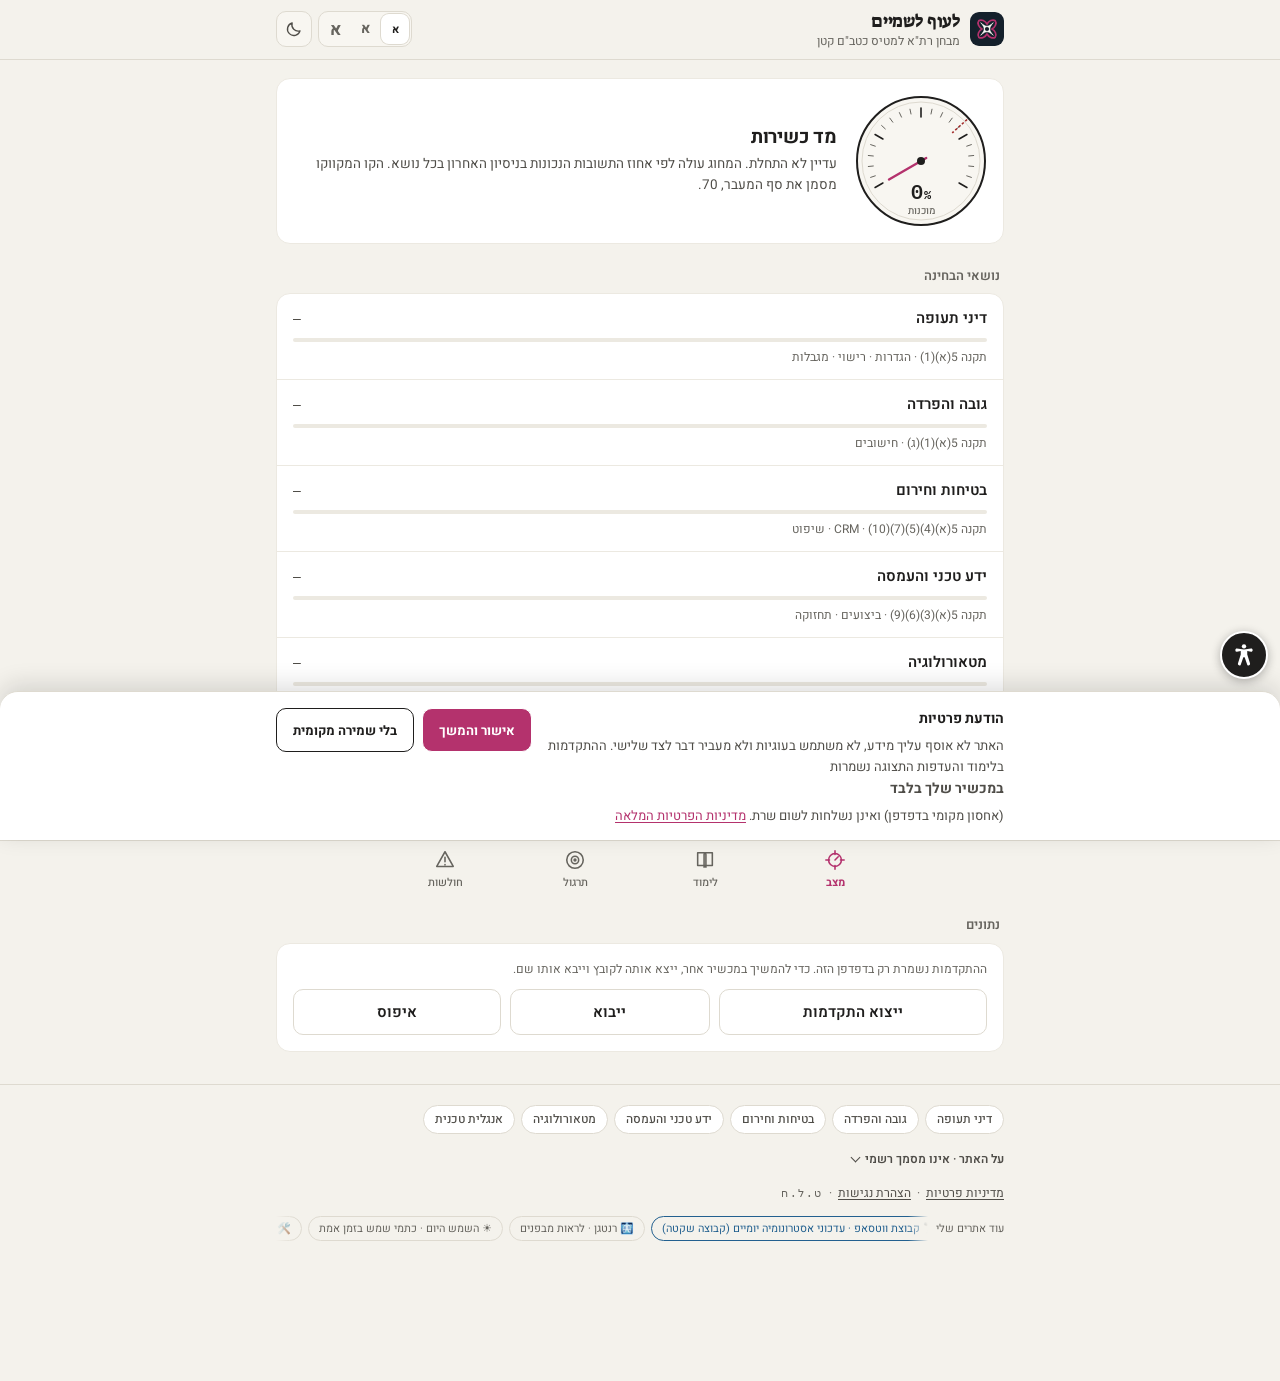
<file: index.html>
<!DOCTYPE html>
<html lang="he" dir="rtl">
<head>
<meta charset="utf-8">
<meta name="viewport" content="width=device-width, initial-scale=1, viewport-fit=cover">

<title>לעוף לשמיים · הכנה לבחינה העיונית לרישיון מטיס כטב"ם קטן (רת"א)</title>
<meta name="description" content="הכנה לבחינה העיונית של רת&quot;א לרישיון מטיס כטב&quot;ם קטן (עד 25 ק&quot;ג, קשר עין): 204 שאלות עם הסבר ומקור, 170 כרטיסיות לימוד, סימולציית מבחן ומד כשירות. חינם, בעברית, עובד גם אופליין.">

<!-- ===== זהות הדף לזחלנים (canonical + hreflang) =====
     הכתובות מוחלטות ומצביעות לדומיין הסופי. אם הדומיין משתנה — יש לעדכן
     כאן, ב-sitemap.xml, ב-robots.txt וב-JSON-LD שבתחתית ה-head. -->
<link rel="canonical" href="https://dronexam.co.il/">
<link rel="alternate" hreflang="he-IL" href="https://dronexam.co.il/">
<link rel="alternate" hreflang="x-default" href="https://dronexam.co.il/">
<meta name="robots" content="index, follow, max-snippet:-1, max-image-preview:large">

<!-- ===== Open Graph — תצוגה מקדימה בוואטסאפ / פייסבוק / טלגרם / לינקדאין =====
     וואטסאפ קורא רק HTML סטטי (לא מריץ JS), דורש כתובת תמונה מוחלטת ב-https,
     ומעדיף תמונה קלה. cover.jpg הוא 1200x630 (יחס 1.91:1) במשקל ~75KB. -->
<meta property="og:type" content="website">
<meta property="og:site_name" content="לעוף לשמיים">
<meta property="og:locale" content="he_IL">
<meta property="og:url" content="https://dronexam.co.il/">
<meta property="og:title" content="לעוף לשמיים · הכנה לבחינת רת&quot;א למטיס כטב&quot;ם קטן">
<meta property="og:description" content="204 שאלות עם הסבר ומקור, 170 כרטיסיות, סימולציית מבחן ומד כשירות לבחינה העיונית לרישיון מטיס כטב&quot;ם קטן. חינם ובעברית.">
<meta property="og:image" content="https://dronexam.co.il/assets/og/cover.jpg?v=3">
<meta property="og:image:secure_url" content="https://dronexam.co.il/assets/og/cover.jpg?v=3">
<meta property="og:image:type" content="image/jpeg">
<meta property="og:image:width" content="1200">
<meta property="og:image:height" content="630">
<meta property="og:image:alt" content="הלוגו של &quot;לעוף לשמיים&quot;, סמל של רחפן עם ארבעה מדחפים, לצד שם האתר ומספרי התוכן">

<!-- ===== Twitter / X ===== -->
<meta name="twitter:card" content="summary_large_image">
<meta name="twitter:title" content="לעוף לשמיים · הכנה לבחינת רת&quot;א למטיס כטב&quot;ם קטן">
<meta name="twitter:description" content="204 שאלות עם הסבר ומקור, 170 כרטיסיות, סימולציית מבחן ומד כשירות. חינם ובעברית.">
<meta name="twitter:image" content="https://dronexam.co.il/assets/og/cover.jpg?v=3">
<meta name="twitter:image:alt" content="הלוגו של &quot;לעוף לשמיים&quot;, סמל של רחפן עם ארבעה מדחפים, לצד שם האתר ומספרי התוכן">

<meta name="theme-color" content="#F4F2EC" media="(prefers-color-scheme: light)">
<meta name="theme-color" content="#1C1B19" media="(prefers-color-scheme: dark)">
<link rel="manifest" href="manifest.webmanifest">
<link rel="icon" href="assets/icons/icon.svg" type="image/svg+xml">
<!-- נפילה אחורה לדפדפנים בלי תמיכה ב-SVG favicon. ב-16px מוגש וריאנט
     מפושט (בלי רוזטת המג'נטה), שנשאר קריא בגודל הזה. -->
<link rel="icon" href="assets/icons/icon-32.png" type="image/png" sizes="32x32">
<link rel="icon" href="assets/icons/icon-16.png" type="image/png" sizes="16x16">
<link rel="apple-touch-icon" href="assets/icons/icon-192.png">
<meta name="apple-mobile-web-app-capable" content="yes">
<meta name="mobile-web-app-capable" content="yes">
<meta name="apple-mobile-web-app-status-bar-style" content="black-translucent">
<meta name="apple-mobile-web-app-title" content="לעוף לשמיים">

<!-- טעינה מוקדמת של שני הפונטים שמופיעים במסך הראשון — משפר LCP. -->
<link rel="preload" href="assets/fonts/heebo-300-hebrew.woff2" as="font" type="font/woff2" crossorigin>
<link rel="preload" href="assets/fonts/suezone-400-hebrew.woff2" as="font" type="font/woff2" crossorigin>
<link rel="stylesheet" href="assets/css/style.css">
<link rel="stylesheet" href="assets/css/a11y.css">

<!-- החלה מוקדמת של העדפות התצוגה — לפני הציור הראשון, כדי למנוע הבהוב.
     הלוגיקה המלאה יושבת ב-assets/js/app/fontsize.js וב-assets/js/app/a11y.js.
     אם המשתמש בחר "בלי שמירה מקומית" אין מה לקרוא, ולכן אין מה להחיל. -->
<script>
try{
  var _r=document.documentElement,_t=null;
  var _p=localStorage.getItem('privacy:v1');
  if(!_p||JSON.parse(_p).local!==false){
    var _fs=localStorage.getItem('altimeter:fs');
    if(_fs==='m'||_fs==='l')_r.setAttribute('data-fs',_fs);
    _t=localStorage.getItem('altimeter:theme');
    var _a=localStorage.getItem('a11y:v1');
    if(_a){_a=JSON.parse(_a);
      if(_a.mode)_r.classList.add('a11y-'+_a.mode);
      ['links','readable','spacing','still','cursor','focus'].forEach(function(k){if(_a[k])_r.classList.add('a11y-'+k);});}
  }
  if(_t!=='light'&&_t!=='dark')_t=(window.matchMedia&&matchMedia('(prefers-color-scheme: dark)').matches)?'dark':'light';
  _r.setAttribute('data-theme',_t);
}catch(e){}
</script>

<!-- ===== נתונים מובנים (schema.org) — כך גוגל מבין מה האתר הזה ===== -->
<script type="application/ld+json">
{
  "@context": "https://schema.org",
  "@graph": [
    {
      "@type": "WebSite",
      "@id": "https://dronexam.co.il/#website",
      "url": "https://dronexam.co.il/",
      "name": "לעוף לשמיים",
      "description": "הכנה לבחינה העיונית של רשות התעופה האזרחית לרישיון מטיס כטב\"ם קטן",
      "inLanguage": "he-IL"
    },
    {
      "@type": ["WebApplication", "LearningResource"],
      "@id": "https://dronexam.co.il/#app",
      "name": "לעוף לשמיים",
      "url": "https://dronexam.co.il/",
      "isPartOf": { "@id": "https://dronexam.co.il/#website" },
      "applicationCategory": "EducationalApplication",
      "operatingSystem": "Any (web browser)",
      "browserRequirements": "דפדפן מודרני עם JavaScript",
      "inLanguage": "he-IL",
      "isAccessibleForFree": true,
      "isFamilyFriendly": true,
      "learningResourceType": ["תרגול", "כרטיסיות לימוד", "סימולציית מבחן"],
      "educationalLevel": "הכשרה מקצועית: רישיון מטיס כטב\"ם קטן",
      "teaches": [
        "דיני תעופה",
        "גובה והפרדה",
        "בטיחות וחירום",
        "ידע טכני והעמסה",
        "מטאורולוגיה",
        "אנגלית טכנית"
      ],
      "about": {
        "@type": "Thing",
        "name": "הבחינה העיונית לרישיון מטיס כטב\"ם קטן",
        "description": "בחינה עיונית של רשות התעופה האזרחית (רת\"א) לכלי טיס בלתי מאויש שמסתו בהמראה קטנה מ-25 ק\"ג, בהפעלה בקשר עין ישיר (VLOS)",
        "sameAs": "https://www.gov.il/he/pages/knowledge-exam-uav"
      },
      "offers": {
        "@type": "Offer",
        "price": "0",
        "priceCurrency": "ILS",
        "availability": "https://schema.org/InStock"
      },
      "image": "https://dronexam.co.il/assets/og/cover.jpg?v=3"
    }
  ]
}
</script>
</head>
<body>

<a class="skip" href="#main">דלג לתוכן</a>

<header class="band">
  <div class="wrap band-wrap">
    <div class="brand">
      <img class="brand-mark" src="assets/icons/icon.svg" alt="" width="34" height="34">
      <div class="band-txt">
        <h1 class="ttl">לעוף לשמיים<span class="sr-only"> · הכנה לבחינה העיונית לרישיון מטיס כטב"ם קטן של רת"א</span></h1>
        <span class="cs">מבחן רת"א למטיס כטב"ם קטן</span>
      </div>
    </div>
    <div class="band-tools">
      <div class="fs-bar" role="group" aria-label="גודל טקסט">
        <button type="button" data-fs="s" aria-pressed="true" title="טקסט קטן" onclick="setFontSize('s')">א<span class="sr-only">קטן</span></button>
        <button type="button" data-fs="m" aria-pressed="false" title="טקסט בינוני" onclick="setFontSize('m')">א<span class="sr-only">בינוני</span></button>
        <button type="button" data-fs="l" aria-pressed="false" title="טקסט גדול" onclick="setFontSize('l')">א<span class="sr-only">גדול</span></button>
      </div>
      <button type="button" class="icon-btn" data-theme-toggle aria-pressed="false" title="מעבר לתצוגה כהה">
        <svg class="i-moon" viewBox="0 0 24 24" aria-hidden="true"><path d="M20 14.5A8.5 8.5 0 0 1 9.5 4a8.5 8.5 0 1 0 10.5 10.5z"/></svg>
        <svg class="i-sun" viewBox="0 0 24 24" aria-hidden="true"><circle cx="12" cy="12" r="4"/><path d="M12 2v2M12 20v2M4.9 4.9l1.4 1.4M17.7 17.7l1.4 1.4M2 12h2M20 12h2M4.9 19.1l1.4-1.4M17.7 6.3l1.4-1.4"/></svg>
        <span class="sr-only">תצוגה כהה</span>
      </button>
    </div>
  </div>
</header>

<main class="wrap" id="main">

<!-- ============ DASHBOARD ============ -->
<section id="v-home" class="view on">
  <div class="gauge-row">
    <div class="gauge" id="gauge"></div>
    <div class="gauge-txt">
      <h2>מד כשירות</h2>
      <p id="gauge-note">עדיין לא התחלת. המחוג עולה לפי אחוז התשובות הנכונות בניסיון האחרון בכל נושא.</p>
    </div>
  </div>

  <h2 class="eyebrow">נושאי הבחינה</h2>
  <!-- תוכן סטטי לזחלנים ולגולשים ללא JS. render() מחליף אותו בפסי ההתקדמות. -->
  <div id="subjects">
    <ul class="seo-list">
      <li><b>דיני תעופה</b>: תקנה 5(א)(1) · הגדרות · רישוי · מגבלות</li>
      <li><b>גובה והפרדה</b>: תקנה 5(א)(1)(ג) · חישובים</li>
      <li><b>בטיחות וחירום</b>: תקנה 5(א)(4)(5)(7)(10) · CRM · שיפוט</li>
      <li><b>ידע טכני והעמסה</b>: תקנה 5(א)(3)(6)(9) · ביצועים · תחזוקה</li>
      <li><b>מטאורולוגיה</b>: תקנה 5(א)(2) · בסיסית ויישומה</li>
      <li><b>אנגלית טכנית</b>: תקנה 5(א)(11) · מונחים תעופתיים</li>
    </ul>
  </div>

  <div class="btn-row">
    <button class="btn mag" onclick="startExam()">סימולציית מבחן מלאה</button>
    <button class="btn alt" onclick="go('study')">לימוד</button>
  </div>

  <hr class="rule">
  <h2 class="eyebrow">נתונים</h2>
  <div class="card">
    <p class="tiny" style="margin:0 0 10px">ההתקדמות נשמרת רק בדפדפן הזה. כדי להמשיך במכשיר אחר, ייצא אותה לקובץ וייבא אותו שם.</p>
    <div class="btn-row" style="margin:0">
      <button class="btn alt" onclick="exportData()">ייצוא התקדמות</button>
      <button class="btn alt" onclick="document.getElementById('imp').click()">ייבוא</button>
      <button class="btn alt" onclick="resetAll()">איפוס</button>
    </div>
    <input type="file" id="imp" accept=".json" style="display:none" onchange="importData(event)">
  </div>
</section>

<!-- ============ STUDY ============ -->
<section id="v-study" class="view">
  <h2 class="eyebrow">לימוד לפי נושא</h2>
  <div id="study-nav"></div>
  <div id="study-body"></div>
</section>

<!-- ============ DRILL ============ -->
<section id="v-drill" class="view">
  <div id="drill-body"></div>
</section>

<!-- ============ WEAK ============ -->
<section id="v-weak" class="view">
  <div id="weak-body"></div>
</section>

</main>

<footer class="site-foot">
  <div class="wrap">
    <nav class="foot-topics" aria-label="דפי נושא לעיון">
      <a href="aviation-law/">דיני תעופה</a>
      <a href="altitude-separation/">גובה והפרדה</a>
      <a href="safety-emergency/">בטיחות וחירום</a>
      <a href="technical-loading/">ידע טכני והעמסה</a>
      <a href="meteorology/">מטאורולוגיה</a>
      <a href="aviation-english/">אנגלית טכנית</a>
    </nav>

    <!-- הטקסט נשאר ב-HTML (ולכן נסרק ונקרא כרגיל), רק מקופל כברירת מחדל
         כדי שלא ימלא את תחתית המסך. -->
    <details class="foot-more">
      <summary>על האתר · אינו מסמך רשמי</summary>
      <p><b>לעוף לשמיים</b> הוא כלי לימוד חופשי בעברית לקראת הבחינה העיונית של רשות התעופה
      האזרחית (רת"א) לרישיון מטיס כטב"ם קטן, כלומר כלי טיס בלתי מאויש שמסתו בהמראה קטנה מ-25 ק"ג
      ומופעל בקשר עין ישיר (VLOS). האתר כולל 204 שאלות תרגול עם הסבר ומקור, 170 כרטיסיות
      לימוד, סימולציית מבחן בת 36 שאלות ומד כשירות אישי, ועובד גם ללא חיבור לאינטרנט.</p>

      <p>התוכן מבוסס על החומר העיוני הרשמי של רת"א, תקנות הטיס (הפעלת מערכת כטב"ם קטן)
      התשפ"ד-2024, פמ"ת פרק ב-09 וחוק הטיס התשע"א-2011. הוא אינו מסמך רשמי,
      אינו מחליף אותם ואינו ייעוץ מקצועי או משפטי.</p>

      <p>השאלות, ההסברים והמסיחים נוסחו על ידי Claude ואינם שאלות מבחן רשמיות.</p>

      <p>ייתכנו טעויות, ולכן לפני שמסתמכים על משהו כדאי לבדוק אותו מול המקור הרשמי ב<a href="https://www.gov.il/he/pages/knowledge-exam-uav" target="_blank" rel="noopener" title="דף הבחינה העיונית באתר רת&quot;א">אתר רת"א</a>.</p>
    </details>

    <p class="foot-legal"><a href="privacy/">מדיניות פרטיות</a> · <a href="accessibility/">הצהרת נגישות</a> · <span class="tlh">ט.ל.ח</span></p>

    <!-- פס שנע לאט מעצמו. הסט השני הוא העתק לגלילה רציפה, ולכן מוסתר מקורא
         המסך ומהמקלדת. נעצר בריחוף, במיקוד ובלחיצה, ובמצב "בלי תנועה"
         (הגדרת המערכת או תפריט הנגישות) הופך לפס רגיל שגוללים ביד. -->
    <nav class="sister" aria-label="האתרים הנוספים שלי">
      <span class="sister-lbl">עוד אתרים שלי</span>
      <div class="sister-view">
        <div class="sister-track">
        <div class="sister-set">
          <a href="https://chat.whatsapp.com/JPkp1hyk4J938apVTFu6J1" rel="noopener" class="sister-invite"><span aria-hidden="true">🔭</span> קבוצת ווטסאפ · עדכוני אסטרונומיה יומיים (קבוצה שקטה)</a>
          <a href="https://roentgen.co.il/" rel="noopener"><span aria-hidden="true">🩻</span> רנטגן · לראות מבפנים</a>
          <a href="https://sunspots.co.il/" rel="noopener"><span aria-hidden="true">☀️</span> השמש היום · כתמי שמש בזמן אמת</a>
          <a href="https://making-il.co.il/" rel="noopener"><span aria-hidden="true">🛠️</span> מייקינג · יצירה טכנולוגית</a>
          <a href="https://banknote.co.il/" rel="noopener"><span aria-hidden="true">💶</span> Banknote · שטרות ומטבעות</a>
          <a href="https://www.geniza.co.il/" rel="noopener"><span aria-hidden="true">📜</span> הגניזה הקהירית</a>
          <a href="https://holisticcenter.co.il/" rel="noopener"><span aria-hidden="true">🌱</span> מעט צרי · רפואה משלימה</a>
          <a href="https://pursue.co.il/" rel="noopener"><span aria-hidden="true">🛸</span> PURSUE · ארכיון עב"מים</a>
          <a href="https://quake.co.il/" rel="noopener"><span aria-hidden="true">🌍</span> רעידת אדמה · רעידות היסטוריות</a>
          <a href="https://heb-cal.co.il/" rel="noopener"><span aria-hidden="true">📅</span> לוח עברי</a>
          <a href="https://cranialnerves.co.il/" rel="noopener"><span aria-hidden="true">🧠</span> עצבי הגולגולת · 12 זוגות העצבים</a>
          <a href="https://kal-vachomer.co.il/" rel="noopener"><span aria-hidden="true">📖</span> סגולת הבן איש חי לרפואה</a>
        </div>
        <div class="sister-set sister-clone" aria-hidden="true">
          <a href="https://chat.whatsapp.com/JPkp1hyk4J938apVTFu6J1" rel="noopener" class="sister-invite" tabindex="-1"><span aria-hidden="true">🔭</span> קבוצת ווטסאפ · עדכוני אסטרונומיה יומיים (קבוצה שקטה)</a>
          <a href="https://roentgen.co.il/" rel="noopener" tabindex="-1"><span aria-hidden="true">🩻</span> רנטגן · לראות מבפנים</a>
          <a href="https://sunspots.co.il/" rel="noopener" tabindex="-1"><span aria-hidden="true">☀️</span> השמש היום · כתמי שמש בזמן אמת</a>
          <a href="https://making-il.co.il/" rel="noopener" tabindex="-1"><span aria-hidden="true">🛠️</span> מייקינג · יצירה טכנולוגית</a>
          <a href="https://banknote.co.il/" rel="noopener" tabindex="-1"><span aria-hidden="true">💶</span> Banknote · שטרות ומטבעות</a>
          <a href="https://www.geniza.co.il/" rel="noopener" tabindex="-1"><span aria-hidden="true">📜</span> הגניזה הקהירית</a>
          <a href="https://holisticcenter.co.il/" rel="noopener" tabindex="-1"><span aria-hidden="true">🌱</span> מעט צרי · רפואה משלימה</a>
          <a href="https://pursue.co.il/" rel="noopener" tabindex="-1"><span aria-hidden="true">🛸</span> PURSUE · ארכיון עב"מים</a>
          <a href="https://quake.co.il/" rel="noopener" tabindex="-1"><span aria-hidden="true">🌍</span> רעידת אדמה · רעידות היסטוריות</a>
          <a href="https://heb-cal.co.il/" rel="noopener" tabindex="-1"><span aria-hidden="true">📅</span> לוח עברי</a>
          <a href="https://cranialnerves.co.il/" rel="noopener" tabindex="-1"><span aria-hidden="true">🧠</span> עצבי הגולגולת · 12 זוגות העצבים</a>
          <a href="https://kal-vachomer.co.il/" rel="noopener" tabindex="-1"><span aria-hidden="true">📖</span> סגולת הבן איש חי לרפואה</a>
        </div>
        </div>
      </div>
    </nav>  </div>
</footer>

<nav class="tabbar" aria-label="ניווט ראשי">
  <button id="n-home" class="on" aria-current="page" onclick="go('home')">
    <svg viewBox="0 0 24 24" aria-hidden="true"><path d="M12 2v4M12 18v4M2 12h4M18 12h4"/><circle cx="12" cy="12" r="7"/><path d="M12 12l3.5-3.5"/></svg>
    מצב
  </button>
  <button id="n-study" onclick="go('study')">
    <svg viewBox="0 0 24 24" aria-hidden="true"><path d="M4 4h7a2 2 0 012 2v14a2 2 0 00-2-2H4z"/><path d="M20 4h-7a2 2 0 00-2 2v14a2 2 0 012-2h7z"/></svg>
    לימוד
  </button>
  <button id="n-drill" onclick="go('drill')">
    <svg viewBox="0 0 24 24" aria-hidden="true"><circle cx="12" cy="12" r="9"/><circle cx="12" cy="12" r="4"/><circle cx="12" cy="12" r="1"/></svg>
    תרגול
  </button>
  <button id="n-weak" onclick="go('weak')">
    <svg viewBox="0 0 24 24" aria-hidden="true"><path d="M12 3l9 16H3z"/><path d="M12 9v5M12 17v.5"/></svg>
    חולשות<span class="badge" id="weak-badge" style="display:none">0</span>
  </button>
</nav>

<!-- טעינה בסדר קבוע עם תגיות script רגילות (לא ES modules) — עובד גם ב-file:// ללא שרת -->
<script src="assets/js/data/subjects.js"></script>
<script src="assets/js/data/questions.js"></script>
<script src="assets/js/data/cards.js"></script>
<script src="assets/js/data/study.js"></script>
<script src="assets/js/app/privacy.js"></script>
<script src="assets/js/app/fontsize.js"></script>
<script src="assets/js/app/theme.js"></script>
<script src="assets/js/app/sister.js"></script>
<script src="assets/js/app/a11y.js"></script>
<script src="assets/js/app/storage.js"></script>
<script src="assets/js/app/gauge.js"></script>
<script src="assets/js/app/study.js"></script>
<script src="assets/js/app/quiz.js"></script>
<script src="assets/js/app/main.js"></script>
</body>
</html>
</file>
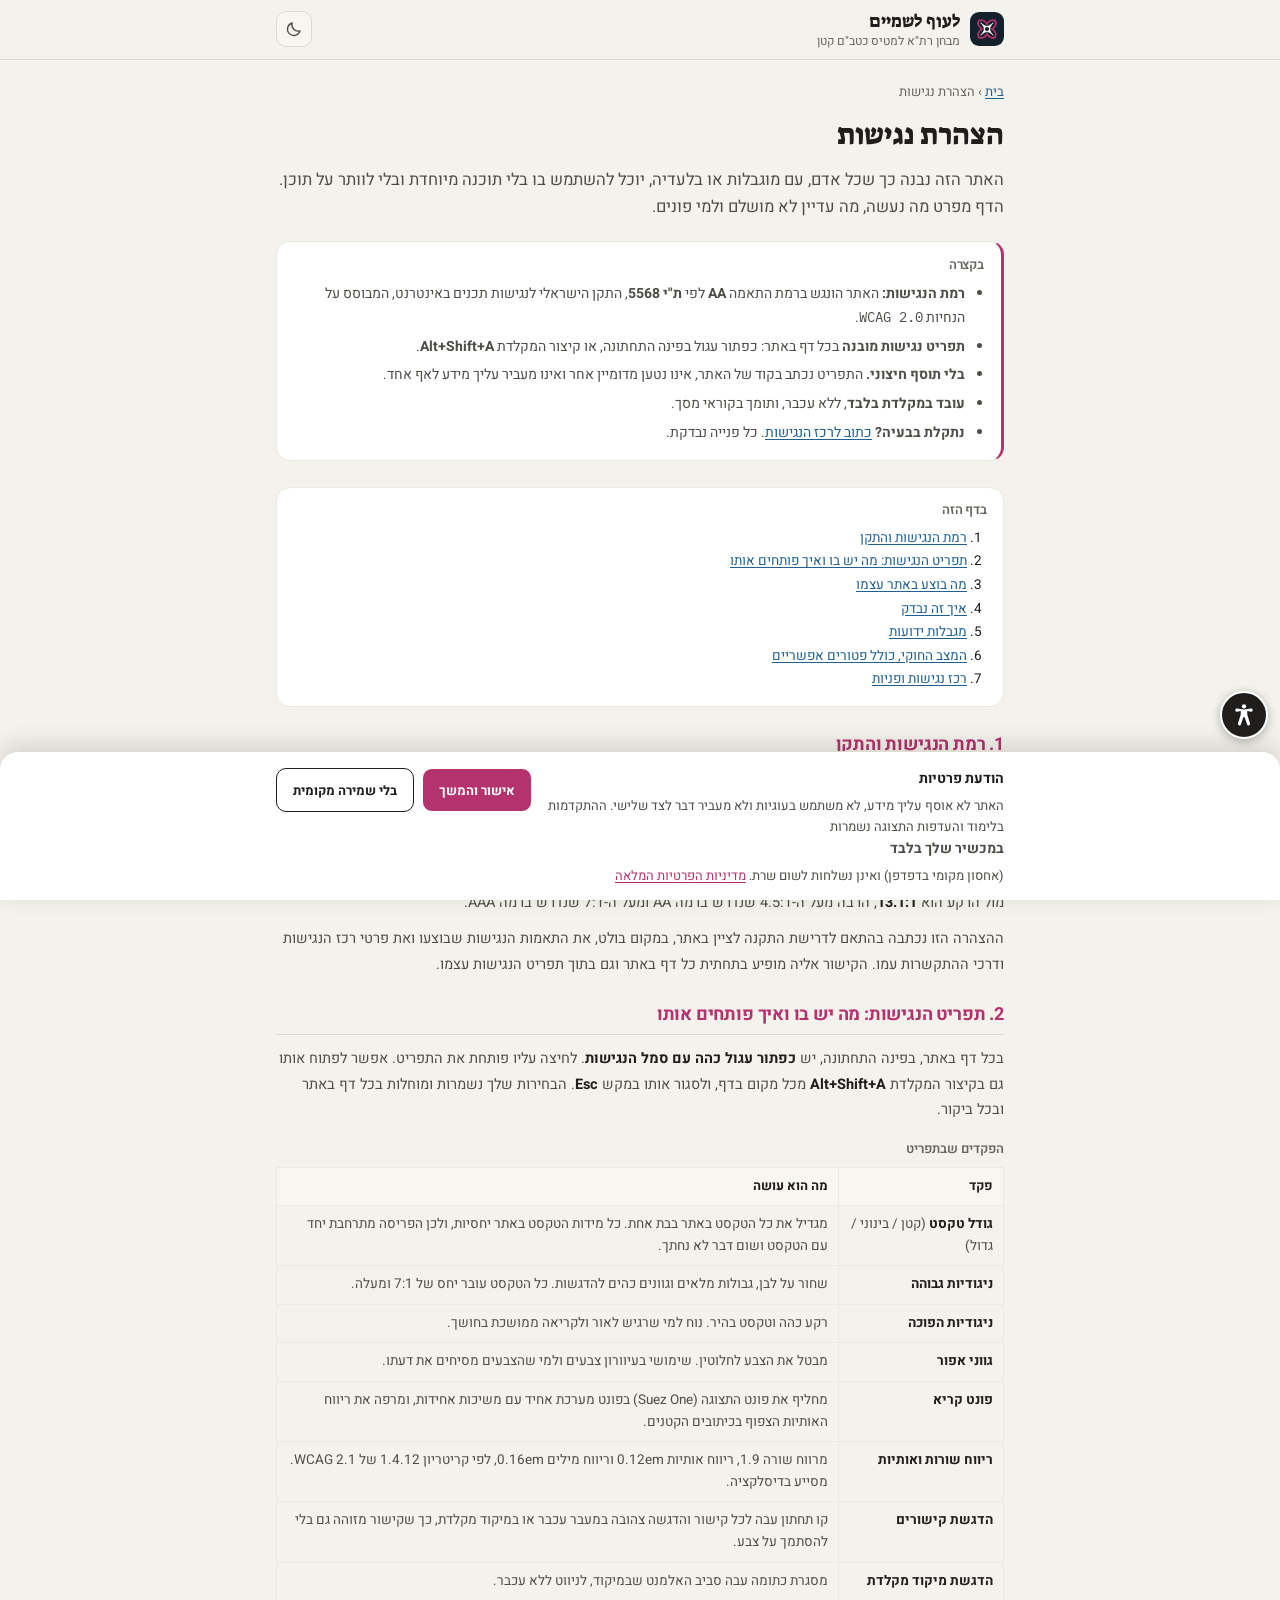
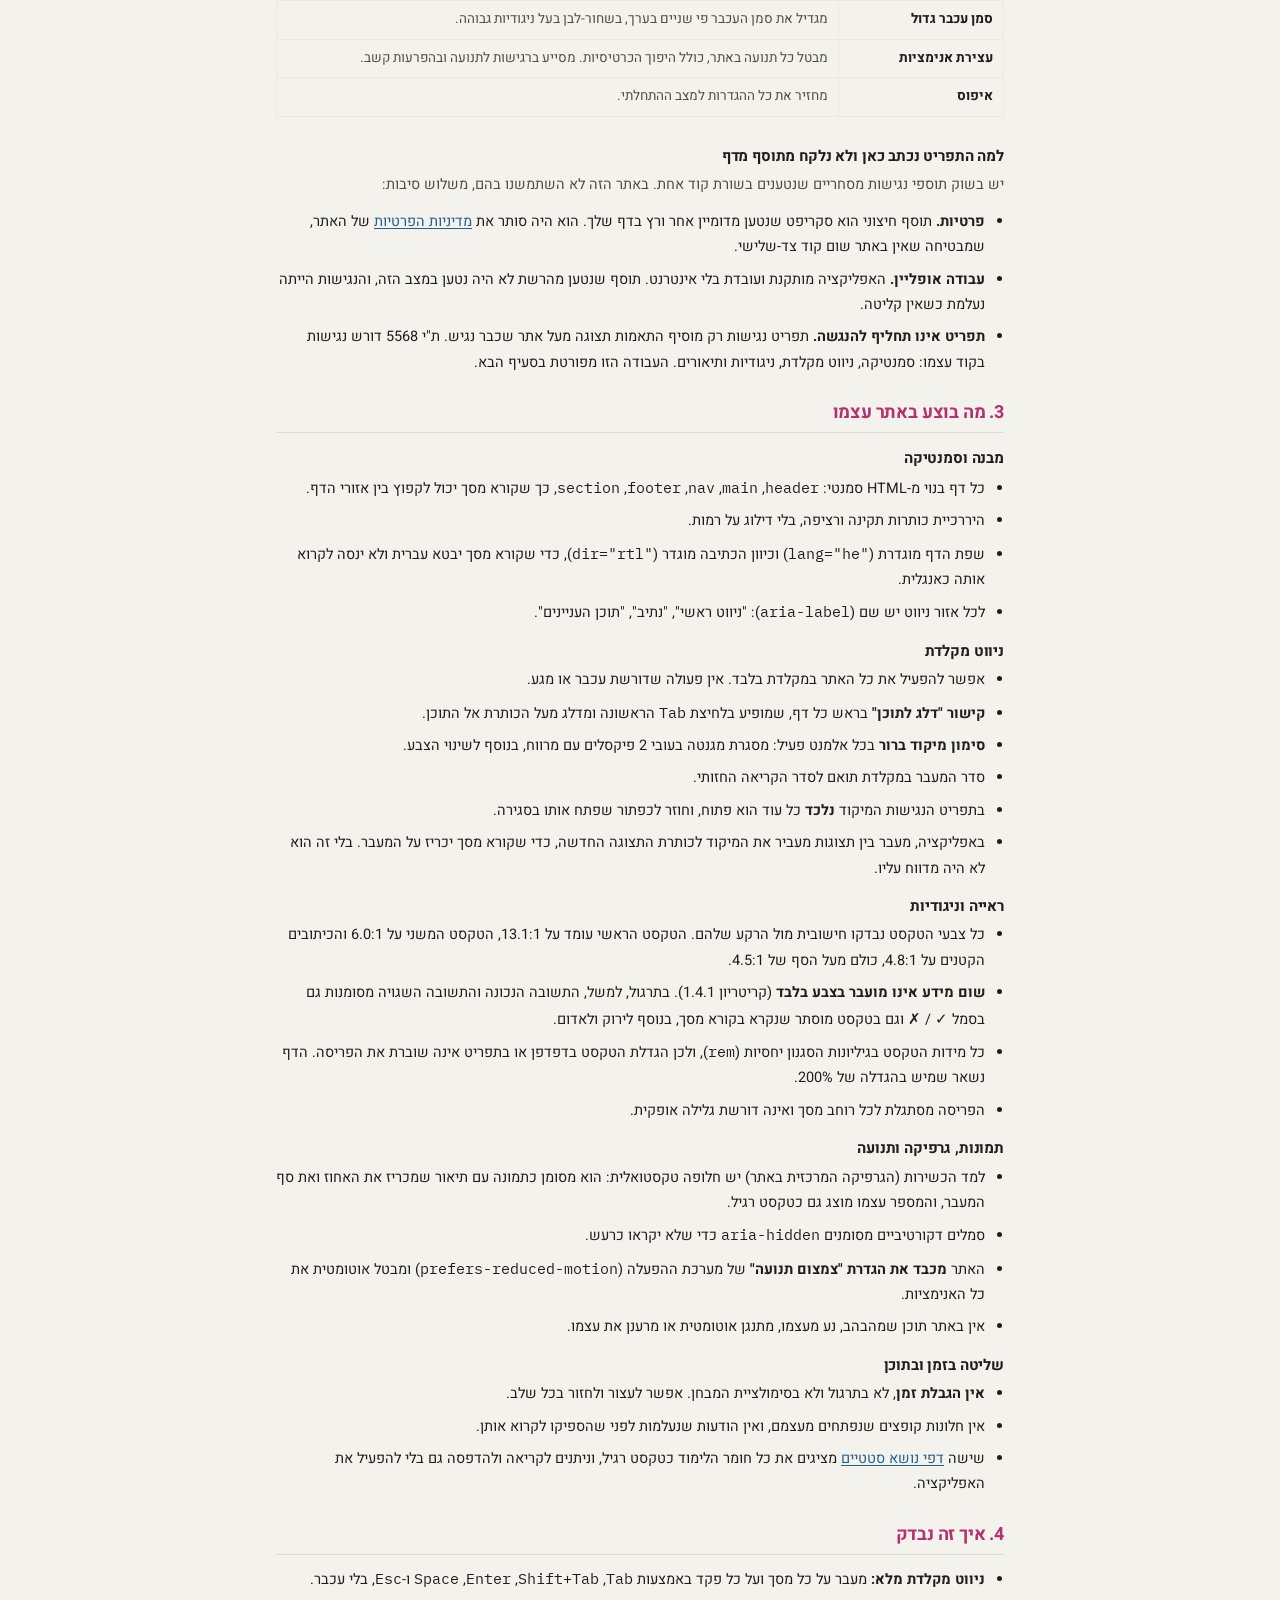
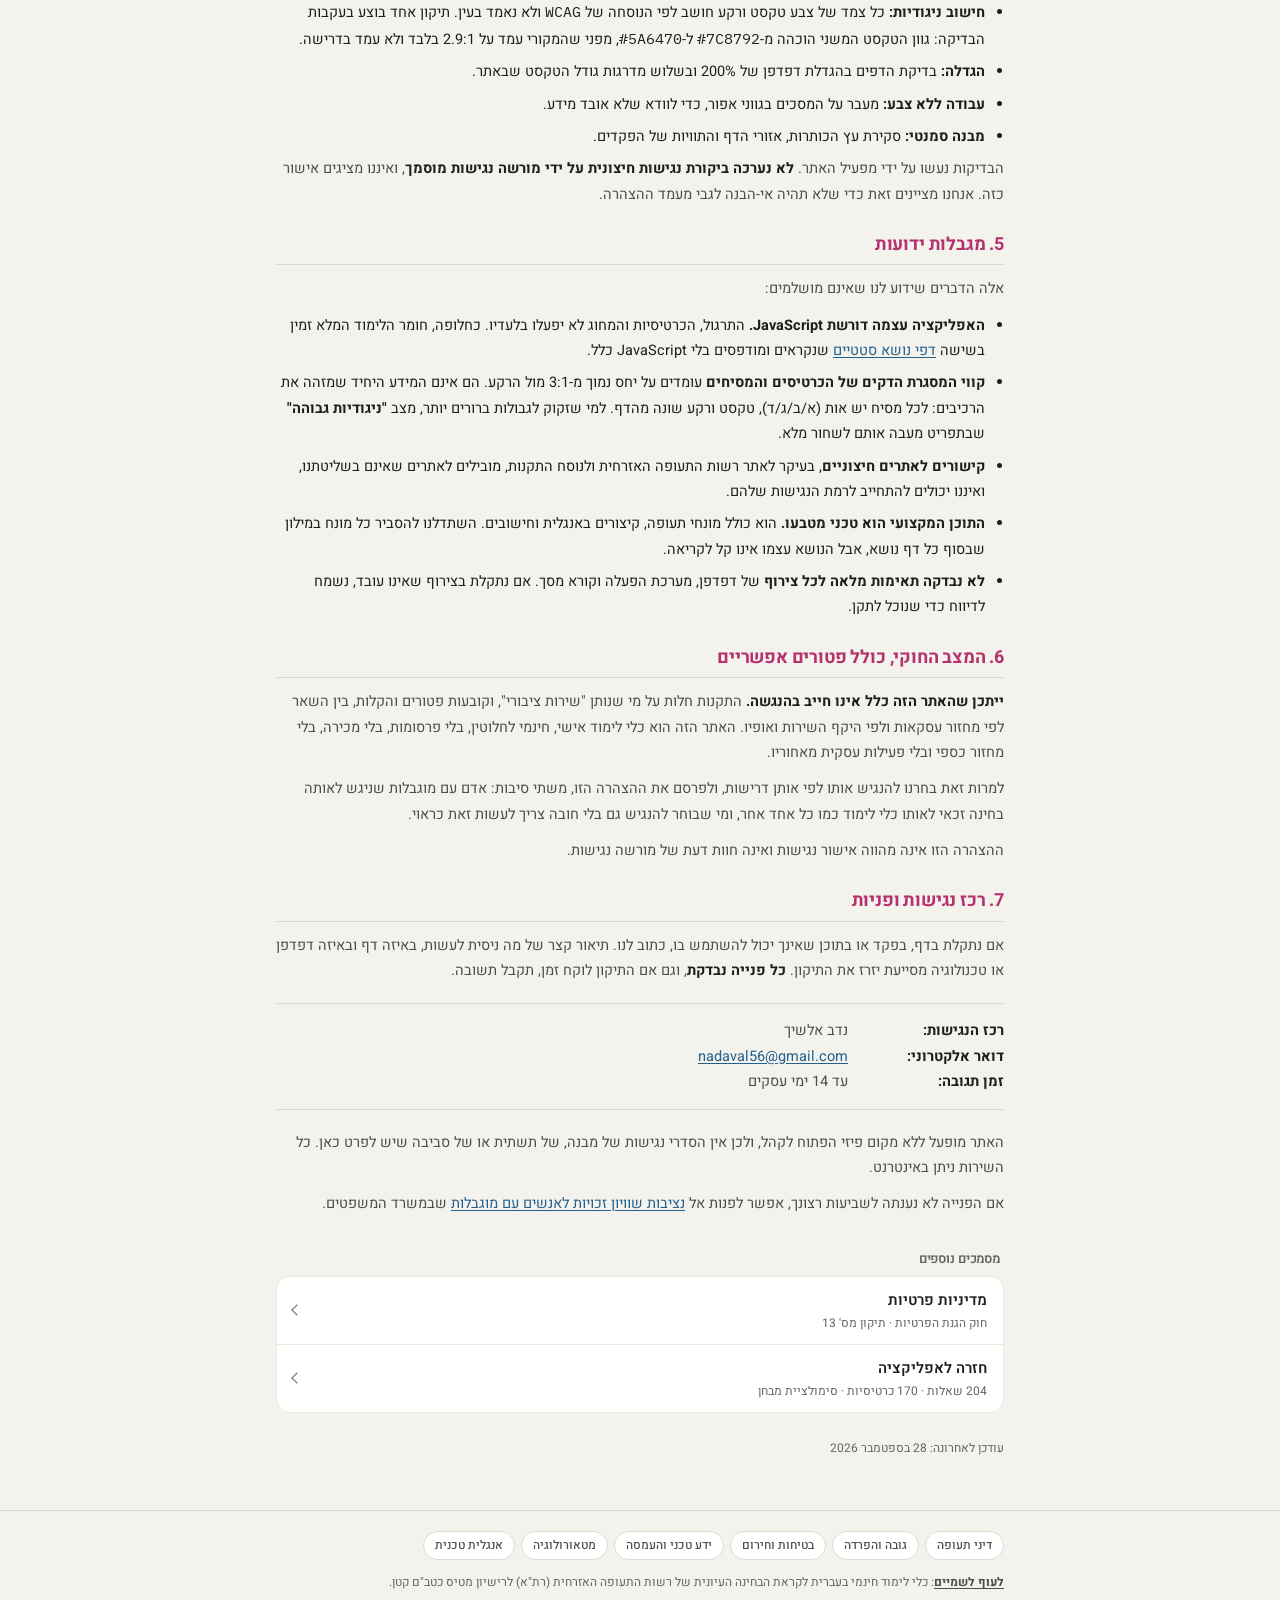
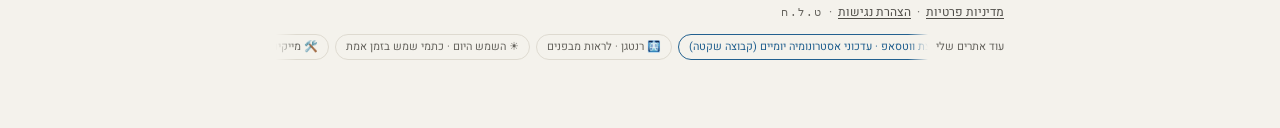
<file: accessibility/index.html>
<!DOCTYPE html>
<html lang="he" dir="rtl">
<head>
<meta charset="utf-8">
<meta name="viewport" content="width=device-width, initial-scale=1, viewport-fit=cover">

<title>הצהרת נגישות | לעוף לשמיים</title>
<meta name="description" content="הצהרת הנגישות של dronexam.co.il: התאמות שבוצעו לפי ת&quot;י 5568 ברמה AA, תפריט נגישות מובנה בלי תוסף חיצוני, מגבלות ידועות ופרטי רכז הנגישות.">
<link rel="canonical" href="https://dronexam.co.il/accessibility/">
<link rel="alternate" hreflang="he-IL" href="https://dronexam.co.il/accessibility/">
<meta name="robots" content="index, follow, max-snippet:-1">

<meta property="og:type" content="article">
<meta property="og:site_name" content="לעוף לשמיים">
<meta property="og:locale" content="he_IL">
<meta property="og:url" content="https://dronexam.co.il/accessibility/">
<meta property="og:title" content="הצהרת נגישות | לעוף לשמיים">
<meta property="og:description" content="התאמות הנגישות שבוצעו באתר לפי ת&quot;י 5568 ברמה AA, המגבלות הידועות, ופרטי רכז הנגישות.">
<meta property="og:image" content="https://dronexam.co.il/assets/og/cover.jpg?v=3">
<meta property="og:image:width" content="1200">
<meta property="og:image:height" content="630">
<meta name="twitter:card" content="summary_large_image">
<meta name="twitter:image" content="https://dronexam.co.il/assets/og/cover.jpg?v=3">

<meta name="theme-color" content="#F4F2EC" media="(prefers-color-scheme: light)">
<meta name="theme-color" content="#1C1B19" media="(prefers-color-scheme: dark)">
<link rel="icon" href="../assets/icons/icon.svg" type="image/svg+xml">
<link rel="icon" href="../assets/icons/icon-32.png" type="image/png" sizes="32x32">
<link rel="icon" href="../assets/icons/icon-16.png" type="image/png" sizes="16x16">
<link rel="apple-touch-icon" href="../assets/icons/icon-192.png">

<link rel="preload" href="../assets/fonts/heebo-300-hebrew.woff2" as="font" type="font/woff2" crossorigin>
<link rel="preload" href="../assets/fonts/suezone-400-hebrew.woff2" as="font" type="font/woff2" crossorigin>
<link rel="stylesheet" href="../assets/css/style.css">
<link rel="stylesheet" href="../assets/css/a11y.css">
<link rel="stylesheet" href="../assets/css/page.css">

<script>
try{
  var _r=document.documentElement,_t=null;
  var _p=localStorage.getItem('privacy:v1');
  if(!_p||JSON.parse(_p).local!==false){
    var _fs=localStorage.getItem('altimeter:fs');
    if(_fs==='m'||_fs==='l')_r.setAttribute('data-fs',_fs);
    _t=localStorage.getItem('altimeter:theme');
    var _a=localStorage.getItem('a11y:v1');
    if(_a){_a=JSON.parse(_a);
      if(_a.mode)_r.classList.add('a11y-'+_a.mode);
      ['links','readable','spacing','still','cursor','focus'].forEach(function(k){if(_a[k])_r.classList.add('a11y-'+k);});}
  }
  if(_t!=='light'&&_t!=='dark')_t=(window.matchMedia&&matchMedia('(prefers-color-scheme: dark)').matches)?'dark':'light';
  _r.setAttribute('data-theme',_t);
}catch(e){}
</script>

<script type="application/ld+json">
{
  "@context": "https://schema.org",
  "@graph": [
    {
      "@type": "WebPage",
      "@id": "https://dronexam.co.il/accessibility/#page",
      "name": "הצהרת נגישות | לעוף לשמיים",
      "url": "https://dronexam.co.il/accessibility/",
      "inLanguage": "he-IL",
      "dateModified": "2026-08-30",
      "isPartOf": { "@id": "https://dronexam.co.il/#website" }
    },
    {
      "@type": "BreadcrumbList",
      "itemListElement": [
        { "@type": "ListItem", "position": 1, "name": "לעוף לשמיים", "item": "https://dronexam.co.il/" },
        { "@type": "ListItem", "position": 2, "name": "הצהרת נגישות", "item": "https://dronexam.co.il/accessibility/" }
      ]
    }
  ]
}
</script>
</head>
<body class="doc legal">

<a class="skip" href="#doc">דלג לתוכן</a>

<header class="band">
  <div class="wrap">
    <a class="brand" href="../">
      <img class="brand-mark" src="../assets/icons/icon.svg" alt="" width="34" height="34">
      <span class="band-txt"><span class="ttl">לעוף לשמיים</span><span class="cs">מבחן רת"א למטיס כטב"ם קטן</span></span>
    </a>
    <div class="band-tools"><button type="button" class="icon-btn" data-theme-toggle aria-pressed="false" title="מעבר לתצוגה כהה">
        <svg class="i-moon" viewBox="0 0 24 24" aria-hidden="true"><path d="M20 14.5A8.5 8.5 0 0 1 9.5 4a8.5 8.5 0 1 0 10.5 10.5z"/></svg>
        <svg class="i-sun" viewBox="0 0 24 24" aria-hidden="true"><circle cx="12" cy="12" r="4"/><path d="M12 2v2M12 20v2M4.9 4.9l1.4 1.4M17.7 17.7l1.4 1.4M2 12h2M20 12h2M4.9 19.1l1.4-1.4M17.7 6.3l1.4-1.4"/></svg>
        <span class="sr-only">תצוגה כהה</span>
      </button></div>
  </div>
</header>

<main class="wrap doc-main" id="doc">

  <nav class="crumb" aria-label="נתיב">
    <a href="../">בית</a> <span aria-hidden="true">›</span> <span>הצהרת נגישות</span>
  </nav>

  <h1>הצהרת נגישות</h1>
  <p class="lede">האתר הזה נבנה כך שכל אדם, עם מוגבלות או בלעדיה, יוכל להשתמש בו בלי
  תוכנה מיוחדת ובלי לוותר על תוכן. הדף מפרט מה נעשה, מה עדיין לא מושלם ולמי
  פונים.</p>

  <div class="tldr">
    <h2>בקצרה</h2>
    <ul>
      <li><b>רמת הנגישות:</b> האתר הונגש ברמת התאמה <b>AA</b> לפי <b>ת"י 5568</b>, התקן הישראלי לנגישות תכנים באינטרנט, המבוסס על הנחיות <span class="mono">WCAG 2.0</span>.</li>
      <li><b>תפריט נגישות מובנה</b> בכל דף באתר: כפתור עגול בפינה התחתונה, או קיצור המקלדת <b>Alt+Shift+A</b>.</li>
      <li><b>בלי תוסף חיצוני.</b> התפריט נכתב בקוד של האתר, אינו נטען מדומיין אחר ואינו מעביר עליך מידע לאף אחד.</li>
      <li><b>עובד במקלדת בלבד</b>, ללא עכבר, ותומך בקוראי מסך.</li>
      <li><b>נתקלת בבעיה?</b> <a href="#s-contact">כתוב לרכז הנגישות</a>. כל פנייה נבדקת.</li>
    </ul>
  </div>

  <nav class="toc" aria-label="תוכן העניינים">
    <h2>בדף הזה</h2>
    <ol>
      <li><a href="#s-level">רמת הנגישות והתקן</a></li>
      <li><a href="#s-menu">תפריט הנגישות: מה יש בו ואיך פותחים אותו</a></li>
      <li><a href="#s-done">מה בוצע באתר עצמו</a></li>
      <li><a href="#s-tested">איך זה נבדק</a></li>
      <li><a href="#s-limits">מגבלות ידועות</a></li>
      <li><a href="#s-law">המצב החוקי, כולל פטורים אפשריים</a></li>
      <li><a href="#s-contact">רכז נגישות ופניות</a></li>
    </ol>
  </nav>

  <section class="doc-sec" id="s-level">
    <h2>1. רמת הנגישות והתקן</h2>
    <p>חובת הנגשת שירותי אינטרנט קבועה ב<b>תקנה 35</b> לתקנות שוויון זכויות לאנשים
    עם מוגבלות (התאמות נגישות לשירות), התשע"ג-2013, מכוח חוק שוויון זכויות לאנשים
    עם מוגבלות, התשנ"ח-1998. התקנה מפנה לתקן הישראלי <b>ת"י 5568</b>, "קווים מנחים
    לנגישות תכנים באינטרנט", המבוסס על הנחיות <span class="mono">WCAG 2.0</span>
    של ארגון <span class="mono">W3C</span>.</p>
    <p>האתר הונגש לרמת התאמה <b>AA</b>, ובחלק מהקריטריונים הוא עומד ברמה גבוהה
    יותר. למשל, יחס הניגודיות של הטקסט הראשי מול הרקע הוא <b>13.1:1</b>, הרבה מעל
    ה-4.5:1 שנדרש ברמה AA ומעל ה-7:1 שנדרש ברמה AAA.</p>
    <p>ההצהרה הזו נכתבה בהתאם לדרישת התקנה לציין באתר, במקום בולט, את התאמות
    הנגישות שבוצעו ואת פרטי רכז הנגישות ודרכי ההתקשרות עמו. הקישור אליה מופיע
    בתחתית כל דף באתר וגם בתוך תפריט הנגישות עצמו.</p>
  </section>

  <section class="doc-sec" id="s-menu">
    <h2>2. תפריט הנגישות: מה יש בו ואיך פותחים אותו</h2>
    <p>בכל דף באתר, בפינה התחתונה, יש <b>כפתור עגול כהה עם סמל הנגישות</b>. לחיצה
    עליו פותחת את התפריט. אפשר לפתוח אותו גם בקיצור המקלדת <b>Alt+Shift+A</b> מכל
    מקום בדף, ולסגור אותו במקש <b>Esc</b>. הבחירות שלך נשמרות ומוחלות בכל דף באתר ובכל
    ביקור.</p>

    <div class="tbl-scroll">
    <table class="legal-tbl">
      <caption>הפקדים שבתפריט</caption>
      <thead>
        <tr><th scope="col">פקד</th><th scope="col">מה הוא עושה</th></tr>
      </thead>
      <tbody>
        <tr><td><b>גודל טקסט</b> (קטן / בינוני / גדול)</td><td>מגדיל את כל הטקסט באתר בבת אחת. כל מידות הטקסט באתר יחסיות, ולכן הפריסה מתרחבת יחד עם הטקסט ושום דבר לא נחתך.</td></tr>
        <tr><td><b>ניגודיות גבוהה</b></td><td>שחור על לבן, גבולות מלאים וגוונים כהים להדגשות. כל הטקסט עובר יחס של 7:1 ומעלה.</td></tr>
        <tr><td><b>ניגודיות הפוכה</b></td><td>רקע כהה וטקסט בהיר. נוח למי שרגיש לאור ולקריאה ממושכת בחושך.</td></tr>
        <tr><td><b>גווני אפור</b></td><td>מבטל את הצבע לחלוטין. שימושי בעיוורון צבעים ולמי שהצבעים מסיחים את דעתו.</td></tr>
        <tr><td><b>פונט קריא</b></td><td>מחליף את פונט התצוגה (Suez One) בפונט מערכת אחיד עם משיכות אחידות, ומרפה את ריווח האותיות הצפוף בכיתובים הקטנים.</td></tr>
        <tr><td><b>ריווח שורות ואותיות</b></td><td>מרווח שורה 1.9, ריווח אותיות 0.12em וריווח מילים 0.16em, לפי קריטריון 1.4.12 של WCAG 2.1. מסייע בדיסלקציה.</td></tr>
        <tr><td><b>הדגשת קישורים</b></td><td>קו תחתון עבה לכל קישור והדגשה צהובה במעבר עכבר או במיקוד מקלדת, כך שקישור מזוהה גם בלי להסתמך על צבע.</td></tr>
        <tr><td><b>הדגשת מיקוד מקלדת</b></td><td>מסגרת כתומה עבה סביב האלמנט שבמיקוד, לניווט ללא עכבר.</td></tr>
        <tr><td><b>סמן עכבר גדול</b></td><td>מגדיל את סמן העכבר פי שניים בערך, בשחור-לבן בעל ניגודיות גבוהה.</td></tr>
        <tr><td><b>עצירת אנימציות</b></td><td>מבטל כל תנועה באתר, כולל היפוך הכרטיסיות. מסייע ברגישות לתנועה ובהפרעות קשב.</td></tr>
        <tr><td><b>איפוס</b></td><td>מחזיר את כל ההגדרות למצב ההתחלתי.</td></tr>
      </tbody>
    </table>
    </div>

    <h3>למה התפריט נכתב כאן ולא נלקח מתוסף מדף</h3>
    <p>יש בשוק תוספי נגישות מסחריים שנטענים בשורת קוד אחת. באתר הזה לא השתמשנו
    בהם, משלוש סיבות:</p>
    <ul>
      <li><b>פרטיות.</b> תוסף חיצוני הוא סקריפט שנטען מדומיין אחר ורץ בדף שלך. הוא היה סותר את <a href="../privacy/">מדיניות הפרטיות</a> של האתר, שמבטיחה שאין באתר שום קוד צד-שלישי.</li>
      <li><b>עבודה אופליין.</b> האפליקציה מותקנת ועובדת בלי אינטרנט. תוסף שנטען מהרשת לא היה נטען במצב הזה, והנגישות הייתה נעלמת כשאין קליטה.</li>
      <li><b>תפריט אינו תחליף להנגשה.</b> תפריט נגישות רק מוסיף התאמות תצוגה מעל אתר שכבר נגיש. ת"י 5568 דורש נגישות בקוד עצמו: סמנטיקה, ניווט מקלדת, ניגודיות ותיאורים. העבודה הזו מפורטת בסעיף הבא.</li>
    </ul>
  </section>

  <section class="doc-sec" id="s-done">
    <h2>3. מה בוצע באתר עצמו</h2>

    <h3>מבנה וסמנטיקה</h3>
    <ul>
      <li>כל דף בנוי מ-HTML סמנטי: <span class="mono">header</span>, <span class="mono">main</span>, <span class="mono">nav</span>, <span class="mono">footer</span>, <span class="mono">section</span>, כך שקורא מסך יכול לקפוץ בין אזורי הדף.</li>
      <li>היררכיית כותרות תקינה ורציפה, בלי דילוג על רמות.</li>
      <li>שפת הדף מוגדרת (<span class="mono">lang="he"</span>) וכיוון הכתיבה מוגדר (<span class="mono">dir="rtl"</span>), כדי שקורא מסך יבטא עברית ולא ינסה לקרוא אותה כאנגלית.</li>
      <li>לכל אזור ניווט יש שם (<span class="mono">aria-label</span>): "ניווט ראשי", "נתיב", "תוכן העניינים".</li>
    </ul>

    <h3>ניווט מקלדת</h3>
    <ul>
      <li>אפשר להפעיל את כל האתר במקלדת בלבד. אין פעולה שדורשת עכבר או מגע.</li>
      <li><b>קישור "דלג לתוכן"</b> בראש כל דף, שמופיע בלחיצת <span class="mono">Tab</span> הראשונה ומדלג מעל הכותרת אל התוכן.</li>
      <li><b>סימון מיקוד ברור</b> בכל אלמנט פעיל: מסגרת מגנטה בעובי 2 פיקסלים עם מרווח, בנוסף לשינוי הצבע.</li>
      <li>סדר המעבר במקלדת תואם לסדר הקריאה החזותי.</li>
      <li>בתפריט הנגישות המיקוד <b>נלכד</b> כל עוד הוא פתוח, וחוזר לכפתור שפתח אותו בסגירה.</li>
      <li>באפליקציה, מעבר בין תצוגות מעביר את המיקוד לכותרת התצוגה החדשה, כדי שקורא מסך יכריז על המעבר. בלי זה הוא לא היה מדווח עליו.</li>
    </ul>

    <h3>ראייה וניגודיות</h3>
    <ul>
      <li>כל צבעי הטקסט נבדקו חישובית מול הרקע שלהם. הטקסט הראשי עומד על 13.1:1, הטקסט המשני על 6.0:1 והכיתובים הקטנים על 4.8:1, כולם מעל הסף של 4.5:1.</li>
      <li><b>שום מידע אינו מועבר בצבע בלבד</b> (קריטריון 1.4.1). בתרגול, למשל, התשובה הנכונה והתשובה השגויה מסומנות גם בסמל <span class="mono">✓</span> / <span class="mono">✗</span> וגם בטקסט מוסתר שנקרא בקורא מסך, בנוסף לירוק ולאדום.</li>
      <li>כל מידות הטקסט בגיליונות הסגנון יחסיות (<span class="mono">rem</span>), ולכן הגדלת הטקסט בדפדפן או בתפריט אינה שוברת את הפריסה. הדף נשאר שמיש בהגדלה של 200%.</li>
      <li>הפריסה מסתגלת לכל רוחב מסך ואינה דורשת גלילה אופקית.</li>
    </ul>

    <h3>תמונות, גרפיקה ותנועה</h3>
    <ul>
      <li>למד הכשירות (הגרפיקה המרכזית באתר) יש חלופה טקסטואלית: הוא מסומן כתמונה עם תיאור שמכריז את האחוז ואת סף המעבר, והמספר עצמו מוצג גם כטקסט רגיל.</li>
      <li>סמלים דקורטיביים מסומנים <span class="mono">aria-hidden</span> כדי שלא יקראו כרעש.</li>
      <li>האתר <b>מכבד את הגדרת "צמצום תנועה"</b> של מערכת ההפעלה (<span class="mono">prefers-reduced-motion</span>) ומבטל אוטומטית את כל האנימציות.</li>
      <li>אין באתר תוכן שמהבהב, נע מעצמו, מתנגן אוטומטית או מרענן את עצמו.</li>
    </ul>

    <h3>שליטה בזמן ובתוכן</h3>
    <ul>
      <li><b>אין הגבלת זמן</b>, לא בתרגול ולא בסימולציית המבחן. אפשר לעצור ולחזור בכל שלב.</li>
      <li>אין חלונות קופצים שנפתחים מעצמם, ואין הודעות שנעלמות לפני שהספיקו לקרוא אותן.</li>
      <li>שישה <a href="../aviation-law/">דפי נושא סטטיים</a> מציגים את כל חומר הלימוד כטקסט רגיל, וניתנים לקריאה ולהדפסה גם בלי להפעיל את האפליקציה.</li>
    </ul>
  </section>

  <section class="doc-sec" id="s-tested">
    <h2>4. איך זה נבדק</h2>
    <ul>
      <li><b>ניווט מקלדת מלא:</b> מעבר על כל מסך ועל כל פקד באמצעות <span class="mono">Tab</span>, <span class="mono">Shift+Tab</span>, <span class="mono">Enter</span>, <span class="mono">Space</span> ו-<span class="mono">Esc</span>, בלי עכבר.</li>
      <li><b>חישוב ניגודיות:</b> כל צמד של צבע טקסט ורקע חושב לפי הנוסחה של <span class="mono">WCAG</span> ולא נאמד בעין. תיקון אחד בוצע בעקבות הבדיקה: גוון הטקסט המשני הוכהה מ-<span class="mono">#7C8792</span> ל-<span class="mono">#5A6470</span>, מפני שהמקורי עמד על 2.9:1 בלבד ולא עמד בדרישה.</li>
      <li><b>הגדלה:</b> בדיקת הדפים בהגדלת דפדפן של 200% ובשלוש מדרגות גודל הטקסט שבאתר.</li>
      <li><b>עבודה ללא צבע:</b> מעבר על המסכים בגווני אפור, כדי לוודא שלא אובד מידע.</li>
      <li><b>מבנה סמנטי:</b> סקירת עץ הכותרות, אזורי הדף והתוויות של הפקדים.</li>
    </ul>
    <p>הבדיקות נעשו על ידי מפעיל האתר. <b>לא נערכה ביקורת נגישות חיצונית על ידי
    מורשה נגישות מוסמך</b>, ואיננו מציגים אישור כזה. אנחנו מציינים זאת כדי שלא
    תהיה אי-הבנה לגבי מעמד ההצהרה.</p>
  </section>

  <section class="doc-sec" id="s-limits">
    <h2>5. מגבלות ידועות</h2>
    <p>אלה הדברים שידוע לנו שאינם מושלמים:</p>
    <ul>
      <li><b>האפליקציה עצמה דורשת JavaScript.</b> התרגול, הכרטיסיות והמחוג לא יפעלו בלעדיו. כחלופה, חומר הלימוד המלא זמין בשישה <a href="../aviation-law/">דפי נושא סטטיים</a> שנקראים ומודפסים בלי JavaScript כלל.</li>
      <li><b>קווי המסגרת הדקים של הכרטיסים והמסיחים</b> עומדים על יחס נמוך מ-3:1 מול הרקע. הם אינם המידע היחיד שמזהה את הרכיבים: לכל מסיח יש אות (א/ב/ג/ד), טקסט ורקע שונה מהדף. למי שזקוק לגבולות ברורים יותר, מצב <b>"ניגודיות גבוהה"</b> שבתפריט מעבה אותם לשחור מלא.</li>
      <li><b>קישורים לאתרים חיצוניים</b>, בעיקר לאתר רשות התעופה האזרחית ולנוסח התקנות, מובילים לאתרים שאינם בשליטתנו, ואיננו יכולים להתחייב לרמת הנגישות שלהם.</li>
      <li><b>התוכן המקצועי הוא טכני מטבעו.</b> הוא כולל מונחי תעופה, קיצורים באנגלית וחישובים. השתדלנו להסביר כל מונח במילון שבסוף כל דף נושא, אבל הנושא עצמו אינו קל לקריאה.</li>
      <li><b>לא נבדקה תאימות מלאה לכל צירוף</b> של דפדפן, מערכת הפעלה וקורא מסך. אם נתקלת בצירוף שאינו עובד, נשמח לדיווח כדי שנוכל לתקן.</li>
    </ul>
  </section>

  <section class="doc-sec" id="s-law">
    <h2>6. המצב החוקי, כולל פטורים אפשריים</h2>
    <p><b>ייתכן שהאתר הזה כלל אינו חייב בהנגשה.</b>
    התקנות חלות על מי שנותן "שירות ציבורי", וקובעות פטורים והקלות, בין השאר לפי
    מחזור עסקאות ולפי היקף השירות ואופיו. האתר הזה הוא כלי לימוד אישי, חינמי
    לחלוטין, בלי פרסומות, בלי מכירה, בלי מחזור כספי ובלי פעילות עסקית מאחוריו.</p>
    <p>למרות זאת בחרנו להנגיש אותו לפי אותן דרישות, ולפרסם את ההצהרה הזו, משתי
    סיבות: אדם עם מוגבלות שניגש לאותה בחינה זכאי לאותו כלי לימוד כמו כל אחד אחר,
    ומי שבוחר להנגיש גם בלי חובה צריך לעשות זאת כראוי.</p>
    <p>ההצהרה הזו אינה מהווה אישור נגישות ואינה חוות דעת של מורשה נגישות.</p>
  </section>

  <section class="doc-sec" id="s-contact">
    <h2>7. רכז נגישות ופניות</h2>
    <p>אם נתקלת בדף, בפקד או בתוכן שאינך יכול להשתמש בו, כתוב לנו. תיאור קצר של מה
    ניסית לעשות, באיזה דף ובאיזה דפדפן או טכנולוגיה מסייעת יזרז את התיקון.
    <b>כל פנייה נבדקת</b>, וגם אם התיקון לוקח זמן, תקבל תשובה.</p>

    <div class="contact">
      <p><b>רכז הנגישות:</b> נדב אלשיך</p>
      <p><b>דואר אלקטרוני:</b> <a href="mailto:nadaval56@gmail.com?subject=%D7%A0%D7%92%D7%99%D7%A9%D7%95%D7%AA%20%E2%80%94%20dronexam.co.il">nadaval56@gmail.com</a></p>
      <p><b>זמן תגובה:</b> עד 14 ימי עסקים</p>
    </div>

    <p>האתר מופעל ללא מקום פיזי הפתוח לקהל, ולכן אין הסדרי נגישות של מבנה, של
    תשתית או של סביבה שיש לפרט כאן. כל השירות ניתן באינטרנט.</p>

    <p>אם הפנייה לא נענתה לשביעות רצונך, אפשר לפנות אל
    <a href="https://www.gov.il/he/departments/moj_disability_rights" target="_blank" rel="noopener">נציבות שוויון זכויות לאנשים עם מוגבלות</a>
    שבמשרד המשפטים.</p>
  </section>

  <nav class="siblings" aria-label="מסמכים נוספים">
    <h2>מסמכים נוספים</h2>
    <ul>
      <li><a href="../privacy/">מדיניות פרטיות</a><span>חוק הגנת הפרטיות · תיקון מס' 13</span></li>
      <li><a href="../">חזרה לאפליקציה</a><span>204 שאלות · 170 כרטיסיות · סימולציית מבחן</span></li>
    </ul>
  </nav>

  <p class="updated">עודכן לאחרונה: 28 בספטמבר 2026</p>

</main>

<footer class="site-foot">
  <div class="wrap">
    <nav class="foot-topics" aria-label="דפי נושא לעיון">
      <a href="../aviation-law/">דיני תעופה</a>
      <a href="../altitude-separation/">גובה והפרדה</a>
      <a href="../safety-emergency/">בטיחות וחירום</a>
      <a href="../technical-loading/">ידע טכני והעמסה</a>
      <a href="../meteorology/">מטאורולוגיה</a>
      <a href="../aviation-english/">אנגלית טכנית</a>
    </nav>
    <p><a href="../"><b>לעוף לשמיים</b></a>: כלי לימוד חינמי בעברית לקראת הבחינה העיונית
    של רשות התעופה האזרחית (רת"א) לרישיון מטיס כטב"ם קטן.</p>
    <p class="foot-legal"><a href="../privacy/">מדיניות פרטיות</a> · <a href="../accessibility/">הצהרת נגישות</a> · <span class="tlh">ט.ל.ח</span></p>

    <!-- פס שנע לאט מעצמו. הסט השני הוא העתק לגלילה רציפה, ולכן מוסתר מקורא
         המסך ומהמקלדת. נעצר בריחוף, במיקוד ובלחיצה, ובמצב "בלי תנועה"
         (הגדרת המערכת או תפריט הנגישות) הופך לפס רגיל שגוללים ביד. -->
    <nav class="sister" aria-label="האתרים הנוספים שלי">
      <span class="sister-lbl">עוד אתרים שלי</span>
      <div class="sister-view">
        <div class="sister-track">
        <div class="sister-set">
          <a href="https://chat.whatsapp.com/JPkp1hyk4J938apVTFu6J1" rel="noopener" class="sister-invite"><span aria-hidden="true">🔭</span> קבוצת ווטסאפ · עדכוני אסטרונומיה יומיים (קבוצה שקטה)</a>
          <a href="https://roentgen.co.il/" rel="noopener"><span aria-hidden="true">🩻</span> רנטגן · לראות מבפנים</a>
          <a href="https://sunspots.co.il/" rel="noopener"><span aria-hidden="true">☀️</span> השמש היום · כתמי שמש בזמן אמת</a>
          <a href="https://making-il.co.il/" rel="noopener"><span aria-hidden="true">🛠️</span> מייקינג · יצירה טכנולוגית</a>
          <a href="https://banknote.co.il/" rel="noopener"><span aria-hidden="true">💶</span> Banknote · שטרות ומטבעות</a>
          <a href="https://www.geniza.co.il/" rel="noopener"><span aria-hidden="true">📜</span> הגניזה הקהירית</a>
          <a href="https://holisticcenter.co.il/" rel="noopener"><span aria-hidden="true">🌱</span> מעט צרי · רפואה משלימה</a>
          <a href="https://pursue.co.il/" rel="noopener"><span aria-hidden="true">🛸</span> PURSUE · ארכיון עב"מים</a>
          <a href="https://quake.co.il/" rel="noopener"><span aria-hidden="true">🌍</span> רעידת אדמה · רעידות היסטוריות</a>
          <a href="https://heb-cal.co.il/" rel="noopener"><span aria-hidden="true">📅</span> לוח עברי</a>
          <a href="https://cranialnerves.co.il/" rel="noopener"><span aria-hidden="true">🧠</span> עצבי הגולגולת · 12 זוגות העצבים</a>
          <a href="https://kal-vachomer.co.il/" rel="noopener"><span aria-hidden="true">📖</span> סגולת הבן איש חי לרפואה</a>
        </div>
        <div class="sister-set sister-clone" aria-hidden="true">
          <a href="https://chat.whatsapp.com/JPkp1hyk4J938apVTFu6J1" rel="noopener" class="sister-invite" tabindex="-1"><span aria-hidden="true">🔭</span> קבוצת ווטסאפ · עדכוני אסטרונומיה יומיים (קבוצה שקטה)</a>
          <a href="https://roentgen.co.il/" rel="noopener" tabindex="-1"><span aria-hidden="true">🩻</span> רנטגן · לראות מבפנים</a>
          <a href="https://sunspots.co.il/" rel="noopener" tabindex="-1"><span aria-hidden="true">☀️</span> השמש היום · כתמי שמש בזמן אמת</a>
          <a href="https://making-il.co.il/" rel="noopener" tabindex="-1"><span aria-hidden="true">🛠️</span> מייקינג · יצירה טכנולוגית</a>
          <a href="https://banknote.co.il/" rel="noopener" tabindex="-1"><span aria-hidden="true">💶</span> Banknote · שטרות ומטבעות</a>
          <a href="https://www.geniza.co.il/" rel="noopener" tabindex="-1"><span aria-hidden="true">📜</span> הגניזה הקהירית</a>
          <a href="https://holisticcenter.co.il/" rel="noopener" tabindex="-1"><span aria-hidden="true">🌱</span> מעט צרי · רפואה משלימה</a>
          <a href="https://pursue.co.il/" rel="noopener" tabindex="-1"><span aria-hidden="true">🛸</span> PURSUE · ארכיון עב"מים</a>
          <a href="https://quake.co.il/" rel="noopener" tabindex="-1"><span aria-hidden="true">🌍</span> רעידת אדמה · רעידות היסטוריות</a>
          <a href="https://heb-cal.co.il/" rel="noopener" tabindex="-1"><span aria-hidden="true">📅</span> לוח עברי</a>
          <a href="https://cranialnerves.co.il/" rel="noopener" tabindex="-1"><span aria-hidden="true">🧠</span> עצבי הגולגולת · 12 זוגות העצבים</a>
          <a href="https://kal-vachomer.co.il/" rel="noopener" tabindex="-1"><span aria-hidden="true">📖</span> סגולת הבן איש חי לרפואה</a>
        </div>
        </div>
      </div>
    </nav>  </div>
</footer>

<script src="../assets/js/app/privacy.js"></script>
<script src="../assets/js/app/fontsize.js"></script>
<script src="../assets/js/app/theme.js"></script>
<script src="../assets/js/app/sister.js"></script>
<script src="../assets/js/app/a11y.js"></script>

</body>
</html>
</file>
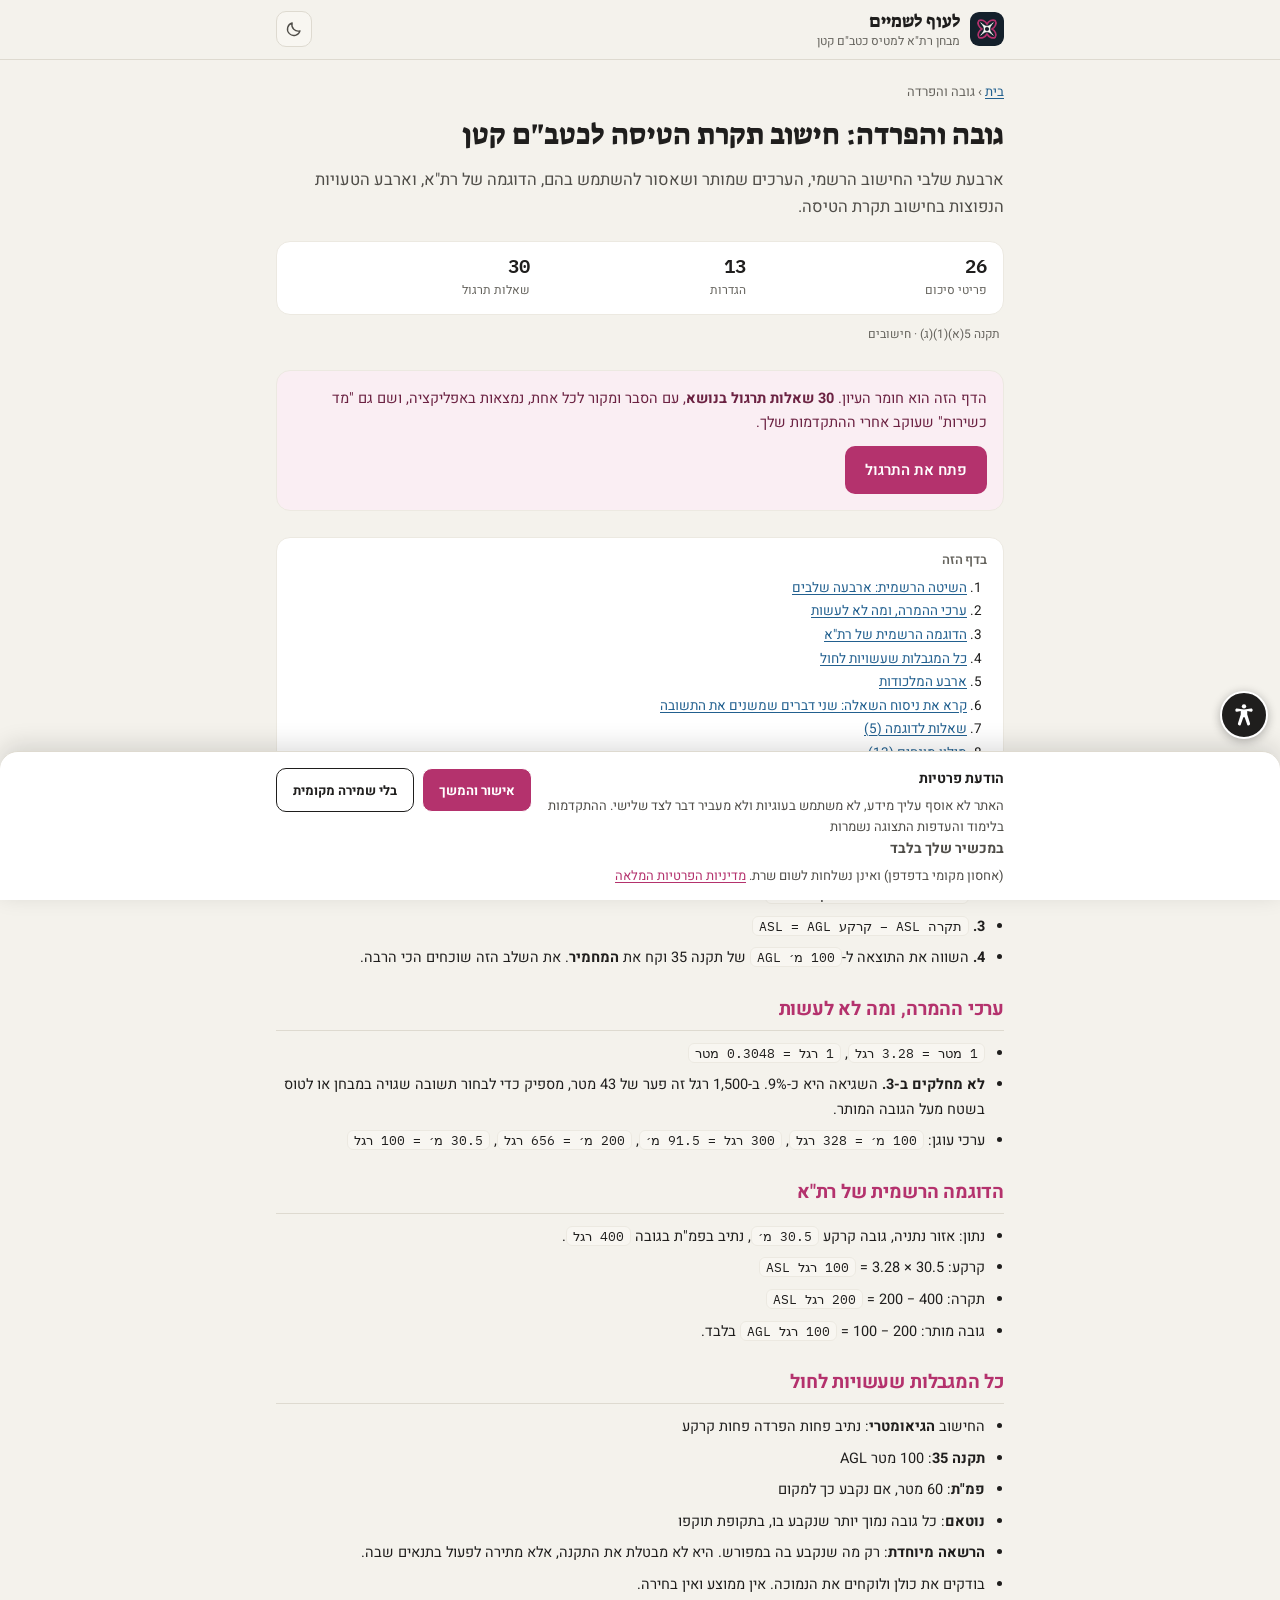
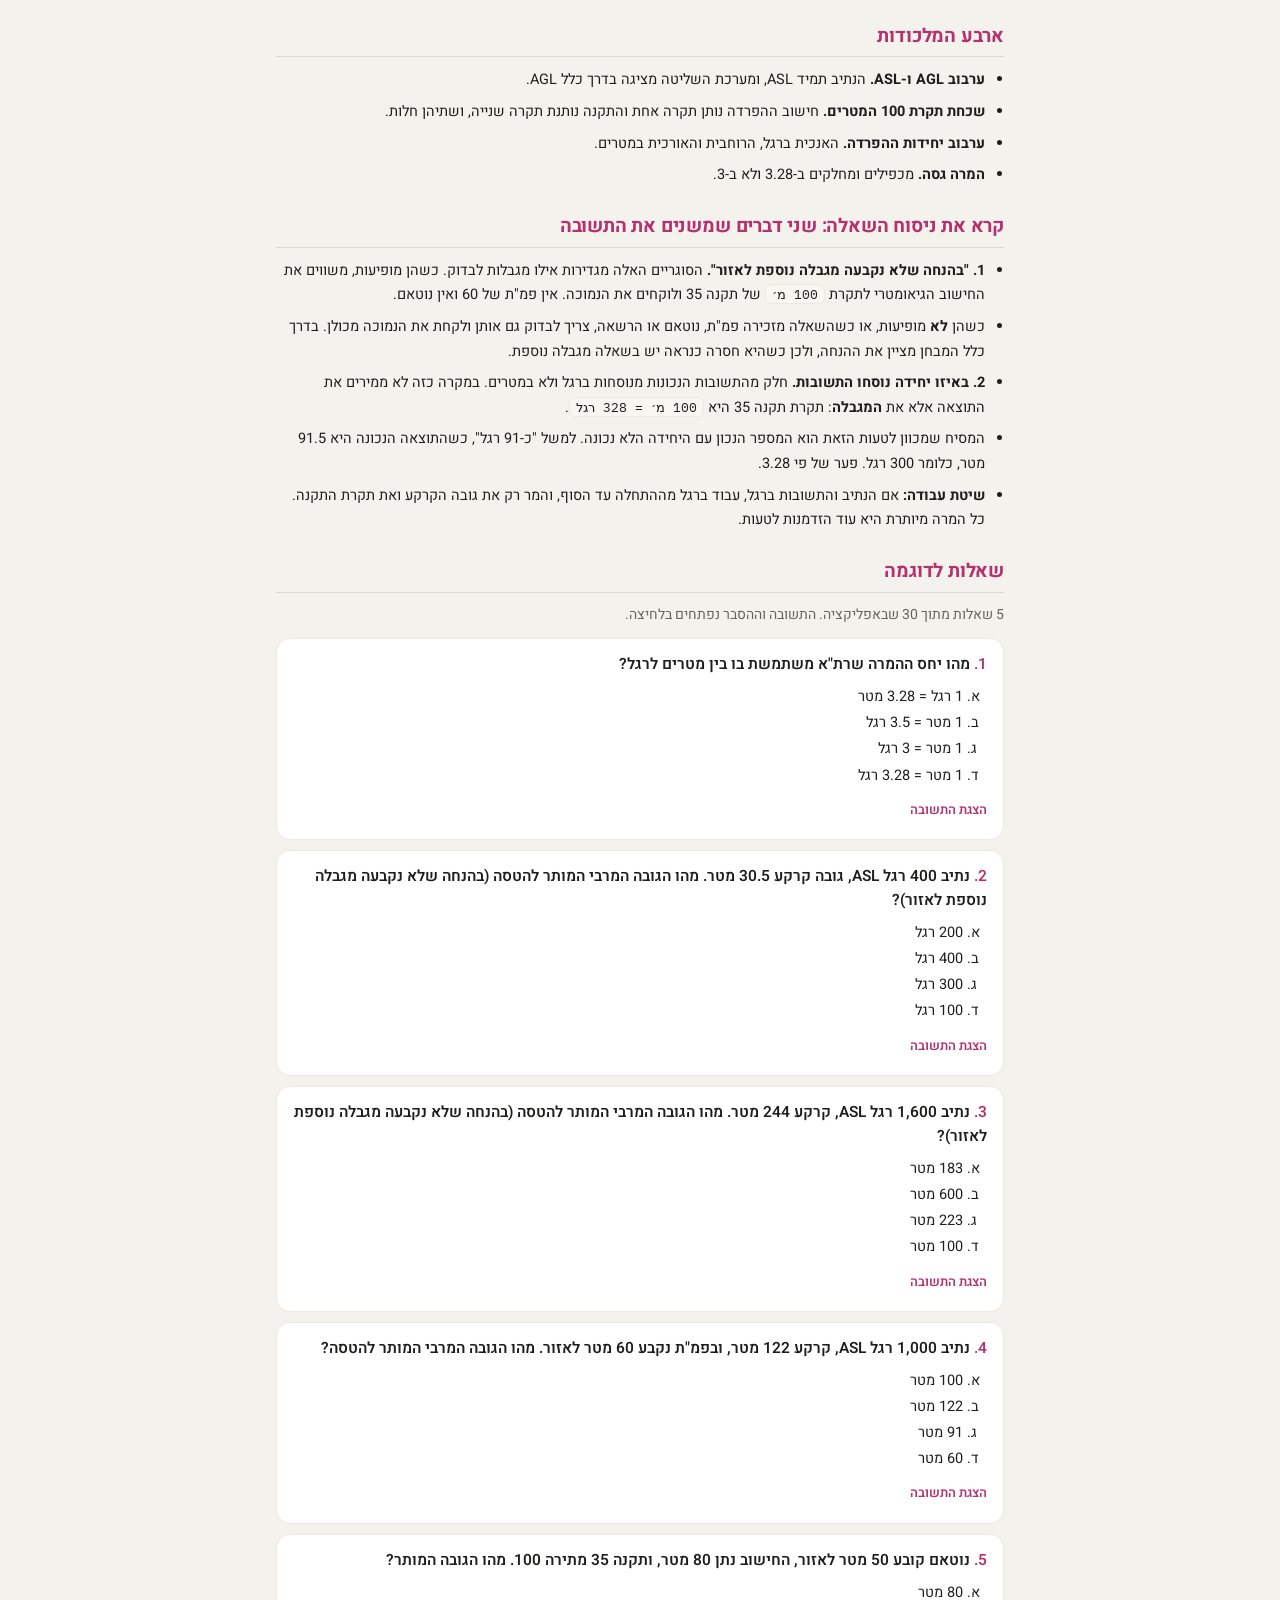
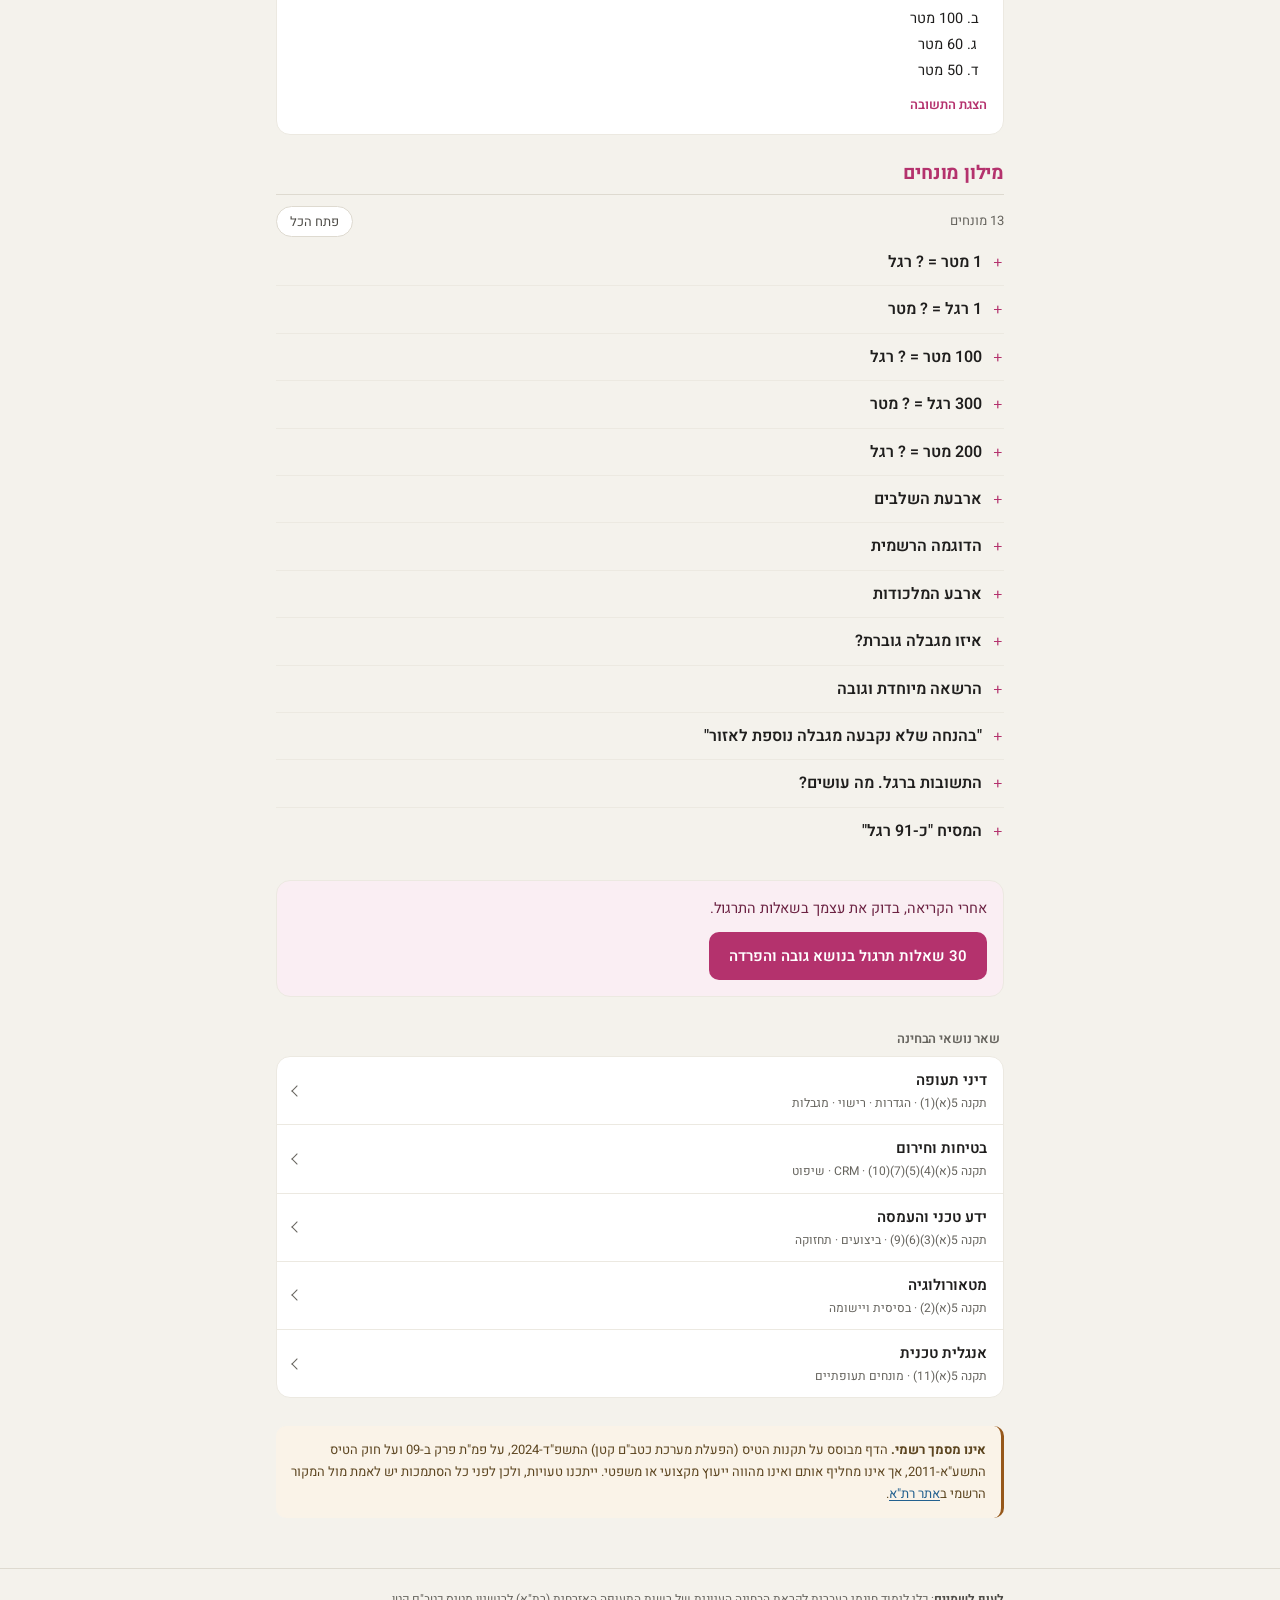
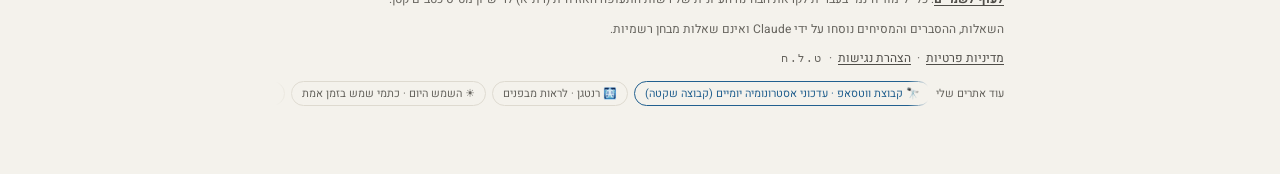
<file: altitude-separation/index.html>
<!DOCTYPE html>
<html lang="he" dir="rtl">
<head>
<meta charset="utf-8">
<meta name="viewport" content="width=device-width, initial-scale=1, viewport-fit=cover">

<!-- נוצר על ידי tools/pages/render.js מתוך assets/js/data/ — אין לערוך ידנית. -->

<title>חישוב גובה והפרדה לכטב&quot;ם קטן לפי השיטה הרשמית | לעוף לשמיים</title>
<meta name="description" content="ארבעת שלבי החישוב הרשמי, הערכים שמותר ושאסור להשתמש בהם, הדוגמה של רת&quot;א, וארבע הטעויות הנפוצות בחישוב תקרת הטיסה.">
<link rel="canonical" href="https://dronexam.co.il/altitude-separation/">
<meta name="robots" content="index, follow, max-snippet:-1, max-image-preview:large">

<meta property="og:type" content="article">
<meta property="og:site_name" content="לעוף לשמיים">
<meta property="og:locale" content="he_IL">
<meta property="og:url" content="https://dronexam.co.il/altitude-separation/">
<meta property="og:title" content="חישוב גובה והפרדה לכטב&quot;ם קטן לפי השיטה הרשמית | לעוף לשמיים">
<meta property="og:description" content="ארבעת שלבי החישוב הרשמי, הערכים שמותר ושאסור להשתמש בהם, הדוגמה של רת&quot;א, וארבע הטעויות הנפוצות בחישוב תקרת הטיסה.">
<meta property="og:image" content="https://dronexam.co.il/assets/og/cover.jpg?v=3">
<meta property="og:image:width" content="1200">
<meta property="og:image:height" content="630">
<meta name="twitter:card" content="summary_large_image">
<meta name="twitter:image" content="https://dronexam.co.il/assets/og/cover.jpg?v=3">

<meta name="theme-color" content="#F4F2EC" media="(prefers-color-scheme: light)">
<meta name="theme-color" content="#1C1B19" media="(prefers-color-scheme: dark)">
<link rel="icon" href="../assets/icons/icon.svg" type="image/svg+xml">
<link rel="icon" href="../assets/icons/icon-32.png" type="image/png" sizes="32x32">
<link rel="icon" href="../assets/icons/icon-16.png" type="image/png" sizes="16x16">
<link rel="apple-touch-icon" href="../assets/icons/icon-192.png">

<link rel="preload" href="../assets/fonts/heebo-300-hebrew.woff2" as="font" type="font/woff2" crossorigin>
<link rel="preload" href="../assets/fonts/suezone-400-hebrew.woff2" as="font" type="font/woff2" crossorigin>
<link rel="stylesheet" href="../assets/css/style.css">
<link rel="stylesheet" href="../assets/css/a11y.css">
<link rel="stylesheet" href="../assets/css/page.css">

<!-- החלה מוקדמת של העדפות התצוגה — לפני הציור הראשון, כדי למנוע הבהוב.
     אם המשתמש בחר "בלי שמירה מקומית" אין מה לקרוא, ולכן אין מה להחיל. -->
<script>
try{
  var _r=document.documentElement,_t=null;
  var _p=localStorage.getItem('privacy:v1');
  if(!_p||JSON.parse(_p).local!==false){
    var _fs=localStorage.getItem('altimeter:fs');
    if(_fs==='m'||_fs==='l')_r.setAttribute('data-fs',_fs);
    _t=localStorage.getItem('altimeter:theme');
    var _a=localStorage.getItem('a11y:v1');
    if(_a){_a=JSON.parse(_a);
      if(_a.mode)_r.classList.add('a11y-'+_a.mode);
      ['links','readable','spacing','still','cursor','focus'].forEach(function(k){if(_a[k])_r.classList.add('a11y-'+k);});}
  }
  if(_t!=='light'&&_t!=='dark')_t=(window.matchMedia&&matchMedia('(prefers-color-scheme: dark)').matches)?'dark':'light';
  _r.setAttribute('data-theme',_t);
}catch(e){}
</script>

<script type="application/ld+json">
{
  "@context": "https://schema.org",
  "@graph": [
    {
      "@type": "Article",
      "@id": "https://dronexam.co.il/altitude-separation/#article",
      "headline": "גובה והפרדה: חישוב תקרת הטיסה לכטב\"ם קטן",
      "description": "ארבעת שלבי החישוב הרשמי, הערכים שמותר ושאסור להשתמש בהם, הדוגמה של רת\"א, וארבע הטעויות הנפוצות בחישוב תקרת הטיסה.",
      "inLanguage": "he-IL",
      "isAccessibleForFree": true,
      "about": {
        "@type": "Thing",
        "name": "גובה והפרדה"
      },
      "isPartOf": {
        "@id": "https://dronexam.co.il/#website"
      },
      "image": "https://dronexam.co.il/assets/og/cover.jpg?v=3",
      "dateModified": "2026-09-29"
    },
    {
      "@type": "DefinedTermSet",
      "@id": "https://dronexam.co.il/altitude-separation/#glossary",
      "name": "מילון מונחים: גובה והפרדה",
      "inLanguage": "he-IL",
      "hasDefinedTerm": [
        {
          "@type": "DefinedTerm",
          "name": "1 מטר = ? רגל",
          "description": "3.28 רגל (הערך המדויק: 3.2808). לא מחלקים ב-3. השגיאה היא כ-9%, וב-1,500 רגל זה פער של 43 מטר."
        },
        {
          "@type": "DefinedTerm",
          "name": "1 רגל = ? מטר",
          "description": "0.3048 מטר. ממטרים לרגל מכפילים ב-3.28, ומרגל למטרים מחלקים ב-3.28."
        },
        {
          "@type": "DefinedTerm",
          "name": "100 מטר = ? רגל",
          "description": "328 רגל. זה ערך העוגן החשוב ביותר, כי התקנה מנוסחת במטרים והנתיבים במפה מסומנים ברגל."
        },
        {
          "@type": "DefinedTerm",
          "name": "300 רגל = ? מטר",
          "description": "כ-91.5 מטר. ערך עוגן שימושי: 300 רגל מופיע כתשובה בשאלות החישוב ברגל, והוא נמוך מ-100 המטרים של תקנה 35."
        },
        {
          "@type": "DefinedTerm",
          "name": "200 מטר = ? רגל",
          "description": "656 רגל. \"600 רגל\" מתקבל מהכפלה ב-3, ונמוך ב-56 רגל (כ-17 מטר) מהערך הנכון."
        },
        {
          "@type": "DefinedTerm",
          "name": "ארבעת השלבים",
          "description": "1. המר את גובה הקרקע לרגל ASL (× 3.28) 2. נתיב − 200 רגל = תקרה ASL 3. תקרה − קרקע = AGL 4. השווה ל-100 מ׳ AGL וקח את המחמיר את שלב 4 שוכחים הכי הרבה."
        },
        {
          "@type": "DefinedTerm",
          "name": "הדוגמה הרשמית",
          "description": "קרקע 30.5 מ׳, נתיב 400 רגל. 30.5 × 3.28 = 100 רגל ASL 400 − 200 = 200 רגל ASL 200 − 100 = 100 רגל AGL"
        },
        {
          "@type": "DefinedTerm",
          "name": "ארבע המלכודות",
          "description": "• ערבוב AGL ו-ASL • שכחת תקרת 100 המטרים • ערבוב יחידות ההפרדה: האנכית ברגל, הרוחבית במטרים • המרה גסה ב-3 במקום ב-3.28"
        },
        {
          "@type": "DefinedTerm",
          "name": "איזו מגבלה גוברת?",
          "description": "תמיד המחמירה , בלי קשר למקור שלה. המגבלות האפשריות: החישוב הגיאומטרי, תקנה 35 (100 מ׳), פמ\"ת (60 מ׳) ונוטאם. בודקים את כולן ולוקחים את הנמוכה."
        },
        {
          "@type": "DefinedTerm",
          "name": "הרשאה מיוחדת וגובה",
          "description": "הרשאה לא מבטלת את התקנה. היא היתר מוגדר, בתנאים ובמגבלות שנקבעו בה , על בסיס ניהול הסיכונים שהוגש. מותר בדיוק מה שכתוב בה, והמנהל רשאי להגביל אותה בזמן או במרחב."
        },
        {
          "@type": "DefinedTerm",
          "name": "\"בהנחה שלא נקבעה מגבלה נוספת לאזור\"",
          "description": "הסוגריים מגדירות אילו מגבלות לבדוק : את החישוב הגיאומטרי מול 100 מ׳ של תקנה 35, והנמוכה קובעת. אין פמ\"ת של 60 ואין נוטאם. אם המשפט הזה לא מופיע, חפש בשאלה מגבלה נוספת."
        },
        {
          "@type": "DefinedTerm",
          "name": "התשובות ברגל. מה עושים?",
          "description": "ממירים את המגבלה לרגל, ולא את התוצאה למטרים: תקרת תקנה 35 = 328 רגל . כשהנתיב והתשובות ברגל, עובדים ברגל מההתחלה עד הסוף וממירים רק את גובה הקרקע."
        },
        {
          "@type": "DefinedTerm",
          "name": "המסיח \"כ-91 רגל\"",
          "description": "המספר הנכון עם היחידה הלא נכונה . מי שחישב נכון וקיבל 91.5 מטר ולא שם לב שהתשובות ברגל, יבחר בו. התשובה הנכונה שם היא 300 רגל , פי 3.28 יותר."
        }
      ]
    },
    {
      "@type": "BreadcrumbList",
      "itemListElement": [
        {
          "@type": "ListItem",
          "position": 1,
          "name": "לעוף לשמיים",
          "item": "https://dronexam.co.il/"
        },
        {
          "@type": "ListItem",
          "position": 2,
          "name": "גובה והפרדה",
          "item": "https://dronexam.co.il/altitude-separation/"
        }
      ]
    }
  ]
}
</script>
</head>
<body class="doc">

<a class="skip" href="#doc">דלג לתוכן</a>

<header class="band">
  <div class="wrap">
    <a class="brand" href="../">
      <img class="brand-mark" src="../assets/icons/icon.svg" alt="" width="34" height="34">
      <span class="band-txt"><span class="ttl">לעוף לשמיים</span><span class="cs">מבחן רת"א למטיס כטב"ם קטן</span></span>
    </a>
    <div class="band-tools"><button type="button" class="icon-btn" data-theme-toggle aria-pressed="false" title="מעבר לתצוגה כהה">
        <svg class="i-moon" viewBox="0 0 24 24" aria-hidden="true"><path d="M20 14.5A8.5 8.5 0 0 1 9.5 4a8.5 8.5 0 1 0 10.5 10.5z"/></svg>
        <svg class="i-sun" viewBox="0 0 24 24" aria-hidden="true"><circle cx="12" cy="12" r="4"/><path d="M12 2v2M12 20v2M4.9 4.9l1.4 1.4M17.7 17.7l1.4 1.4M2 12h2M20 12h2M4.9 19.1l1.4-1.4M17.7 6.3l1.4-1.4"/></svg>
        <span class="sr-only">תצוגה כהה</span>
      </button></div>
  </div>
</header>

<main class="wrap doc-main" id="doc">

  <nav class="crumb" aria-label="נתיב">
    <a href="../">בית</a> <span aria-hidden="true">›</span> <span>גובה והפרדה</span>
  </nav>

  <h1>גובה והפרדה: חישוב תקרת הטיסה לכטב&quot;ם קטן</h1>
  <p class="lede">ארבעת שלבי החישוב הרשמי, הערכים שמותר ושאסור להשתמש בהם, הדוגמה של רת"א, וארבע הטעויות הנפוצות בחישוב תקרת הטיסה.</p>

  <div class="factbar">
    <div><b>26</b><span>פריטי סיכום</span></div>
    <div><b>13</b><span>הגדרות</span></div>
    <div><b>30</b><span>שאלות תרגול</span></div>
  </div>
  <p class="srcline">תקנה 5(א)(1)(ג) · חישובים</p>

  <aside class="cta">
    <p>הדף הזה הוא חומר העיון. <b>30 שאלות תרגול בנושא</b>, עם הסבר ומקור
    לכל אחת, נמצאות באפליקציה, ושם גם &quot;מד כשירות&quot; שעוקב אחרי ההתקדמות שלך.</p>
    <a class="btn mag" href="../">פתח את התרגול</a>
  </aside>

  <nav class="toc" aria-label="תוכן העניינים">
    <h2>בדף הזה</h2>
    <ol>
      <li><a href="#s-1">השיטה הרשמית: ארבעה שלבים</a></li>
      <li><a href="#s-2">ערכי ההמרה, ומה לא לעשות</a></li>
      <li><a href="#s-3">הדוגמה הרשמית של רת&quot;א</a></li>
      <li><a href="#s-4">כל המגבלות שעשויות לחול</a></li>
      <li><a href="#s-5">ארבע המלכודות</a></li>
      <li><a href="#s-6">קרא את ניסוח השאלה: שני דברים שמשנים את התשובה</a></li>
      <li><a href="#sample">שאלות לדוגמה (5)</a></li>
      <li><a href="#glossary">מילון מונחים (13)</a></li>
    </ol>
  </nav>

  <section class="doc-sec">
    <h2 id="s-1">השיטה הרשמית: ארבעה שלבים</h2>
    <ul>
      <li><b>1.</b> המר את גובה הקרקע לרגל ASL: <span class="kv">מטרים × 3.28</span>. במפות רת"א הנתיב תמיד מסומן ברגל ASL.</li>
      <li><b>2.</b> <span class="kv">נתיב − 200 רגל = תקרה ASL</span></li>
      <li><b>3.</b> <span class="kv">תקרה ASL − קרקע ASL = AGL</span></li>
      <li><b>4.</b> השווה את התוצאה ל-<span class="kv">100 מ׳ AGL</span> של תקנה 35 וקח את <b>המחמיר</b>. את השלב הזה שוכחים הכי הרבה.</li>
    </ul>
  </section>

  <section class="doc-sec">
    <h2 id="s-2">ערכי ההמרה, ומה לא לעשות</h2>
    <ul>
      <li><span class="kv">1 מטר = 3.28 רגל</span>, <span class="kv">1 רגל = 0.3048 מטר</span></li>
      <li><b>לא מחלקים ב-3.</b> השגיאה היא כ-9%. ב-1,500 רגל זה פער של 43 מטר, מספיק כדי לבחור תשובה שגויה במבחן או לטוס בשטח מעל הגובה המותר.</li>
      <li>ערכי עוגן: <span class="kv">100 מ׳ = 328 רגל</span>, <span class="kv">300 רגל = 91.5 מ׳</span>, <span class="kv">200 מ׳ = 656 רגל</span>, <span class="kv">30.5 מ׳ = 100 רגל</span></li>
    </ul>
  </section>

  <section class="doc-sec">
    <h2 id="s-3">הדוגמה הרשמית של רת"א</h2>
    <ul>
      <li>נתון: אזור נתניה, גובה קרקע <span class="kv">30.5 מ׳</span>, נתיב בפמ"ת בגובה <span class="kv">400 רגל</span>.</li>
      <li>קרקע: 30.5 × 3.28 = <span class="kv">100 רגל ASL</span></li>
      <li>תקרה: 400 − 200 = <span class="kv">200 רגל ASL</span></li>
      <li>גובה מותר: 200 − 100 = <span class="kv">100 רגל AGL</span> בלבד.</li>
    </ul>
  </section>

  <section class="doc-sec">
    <h2 id="s-4">כל המגבלות שעשויות לחול</h2>
    <ul>
      <li>החישוב <b>הגיאומטרי</b>: נתיב פחות הפרדה פחות קרקע</li>
      <li><b>תקנה 35</b>: 100 מטר AGL</li>
      <li><b>פמ"ת</b>: 60 מטר, אם נקבע כך למקום</li>
      <li><b>נוטאם</b>: כל גובה נמוך יותר שנקבע בו, בתקופת תוקפו</li>
      <li><b>הרשאה מיוחדת</b>: רק מה שנקבע בה במפורש. היא לא מבטלת את התקנה, אלא מתירה לפעול בתנאים שבה.</li>
      <li>בודקים את כולן ולוקחים את הנמוכה. אין ממוצע ואין בחירה.</li>
    </ul>
  </section>

  <section class="doc-sec">
    <h2 id="s-5">ארבע המלכודות</h2>
    <ul>
      <li><b>ערבוב AGL ו-ASL.</b> הנתיב תמיד ASL, ומערכת השליטה מציגה בדרך כלל AGL.</li>
      <li><b>שכחת תקרת 100 המטרים.</b> חישוב ההפרדה נותן תקרה אחת והתקנה נותנת תקרה שנייה, ושתיהן חלות.</li>
      <li><b>ערבוב יחידות ההפרדה.</b> האנכית ברגל, הרוחבית והאורכית במטרים.</li>
      <li><b>המרה גסה.</b> מכפילים ומחלקים ב-3.28 ולא ב-3.</li>
    </ul>
  </section>

  <section class="doc-sec">
    <h2 id="s-6">קרא את ניסוח השאלה: שני דברים שמשנים את התשובה</h2>
    <ul>
      <li><b>1. "בהנחה שלא נקבעה מגבלה נוספת לאזור".</b> הסוגריים האלה מגדירות אילו מגבלות לבדוק. כשהן מופיעות, משווים את החישוב הגיאומטרי לתקרת <span class="kv">100 מ׳</span> של תקנה 35 ולוקחים את הנמוכה. אין פמ"ת של 60 ואין נוטאם.</li>
      <li>כשהן <b>לא</b> מופיעות, או כשהשאלה מזכירה פמ"ת, נוטאם או הרשאה, צריך לבדוק גם אותן ולקחת את הנמוכה מכולן. בדרך כלל המבחן מציין את ההנחה, ולכן כשהיא חסרה כנראה יש בשאלה מגבלה נוספת.</li>
      <li><b>2. באיזו יחידה נוסחו התשובות.</b> חלק מהתשובות הנכונות מנוסחות ברגל ולא במטרים. במקרה כזה לא ממירים את התוצאה אלא את <b>המגבלה</b>: תקרת תקנה 35 היא <span class="kv">100 מ׳ = 328 רגל</span>.</li>
      <li>המסיח שמכוון לטעות הזאת הוא המספר הנכון עם היחידה הלא נכונה. למשל "כ-91 רגל", כשהתוצאה הנכונה היא 91.5 מטר, כלומר 300 רגל. פער של פי 3.28.</li>
      <li><b>שיטת עבודה:</b> אם הנתיב והתשובות ברגל, עבוד ברגל מההתחלה עד הסוף, והמר רק את גובה הקרקע ואת תקרת התקנה. כל המרה מיותרת היא עוד הזדמנות לטעות.</li>
    </ul>
  </section>

  <section class="doc-sec">
    <h2 id="sample">שאלות לדוגמה</h2>
    <p class="sec-note">5 שאלות מתוך 30 שבאפליקציה. התשובה וההסבר נפתחים בלחיצה.</p>
    <ol class="sample">
      <li class="sq">
        <p class="sq-q">מהו יחס ההמרה שרת"א משתמשת בו בין מטרים לרגל?</p>
        <ol class="sq-opts">
          <li>1 רגל = 3.28 מטר</li>
          <li>1 מטר = 3.5 רגל</li>
          <li>1 מטר = 3 רגל</li>
          <li>1 מטר = 3.28 רגל</li>
        </ol>
        <details class="sq-ans">
          <summary>הצגת התשובה</summary>
          <div class="gl-body"><b>התשובה הנכונה: ד.</b> הערך המדויק הוא 3.2808. מי שמחלק ב-3 טועה בכ-9%: ב-1,500 רגל זה פער של 43 מטר, וזה מספיק כדי לבחור תשובה שגויה במבחן או לטוס בשטח מעל הגובה המותר.<span class="gl-ref">—</span></div>
        </details>
      </li>
      <li class="sq">
        <p class="sq-q">נתיב 400 רגל ASL, גובה קרקע 30.5 מטר. מהו הגובה המרבי המותר להטסה (בהנחה שלא נקבעה מגבלה נוספת לאזור)?</p>
        <ol class="sq-opts">
          <li>200 רגל</li>
          <li>400 רגל</li>
          <li>300 רגל</li>
          <li>100 רגל</li>
        </ol>
        <details class="sq-ans">
          <summary>הצגת התשובה</summary>
          <div class="gl-body"><b>התשובה הנכונה: ד.</b> זו הדוגמה הרשמית של רת"א. קרקע: 30.5 × 3.28 = 100 רגל ASL. תקרה: 400 − 200 = 200 רגל ASL. גובה מותר: 200 − 100 = <b>100 רגל AGL</b>.<span class="gl-ref">—</span></div>
        </details>
      </li>
      <li class="sq">
        <p class="sq-q">נתיב 1,600 רגל ASL, קרקע 244 מטר. מהו הגובה המרבי המותר להטסה (בהנחה שלא נקבעה מגבלה נוספת לאזור)?</p>
        <ol class="sq-opts">
          <li>183 מטר</li>
          <li>600 מטר</li>
          <li>223 מטר</li>
          <li>100 מטר</li>
        </ol>
        <details class="sq-ans">
          <summary>הצגת התשובה</summary>
          <div class="gl-body"><b>התשובה הנכונה: ד.</b> קרקע 800 רגל, תקרה 1,400 רגל, AGL של 600 רגל, שהם 183 מטר. תקנה 35 קובעת 100 מטר. "223" מתקבל מהמרה ב-3.<span class="gl-ref">תקנה 35 + פמ&quot;ת</span></div>
        </details>
      </li>
      <li class="sq">
        <p class="sq-q">נתיב 1,000 רגל ASL, קרקע 122 מטר, ובפמ"ת נקבע 60 מטר לאזור. מהו הגובה המרבי המותר להטסה?</p>
        <ol class="sq-opts">
          <li>100 מטר</li>
          <li>122 מטר</li>
          <li>91 מטר</li>
          <li>60 מטר</li>
        </ol>
        <details class="sq-ans">
          <summary>הצגת התשובה</summary>
          <div class="gl-body"><b>התשובה הנכונה: ד.</b> החישוב הגיאומטרי נותן 122 מטר ותקנה 35 מגבילה ל-100, אבל קביעת הפמ"ת (60 מטר) מחמירה משתיהן. הכלל נשאר זהה: חלה <b>המחמירה מבין כל המגבלות</b>.<span class="gl-ref">תקנה 35(א)(2)</span></div>
        </details>
      </li>
      <li class="sq">
        <p class="sq-q">נוטאם קובע 50 מטר לאזור, החישוב נתן 80 מטר, ותקנה 35 מתירה 100. מהו הגובה המותר?</p>
        <ol class="sq-opts">
          <li>80 מטר</li>
          <li>100 מטר</li>
          <li>60 מטר</li>
          <li>50 מטר</li>
        </ol>
        <details class="sq-ans">
          <summary>הצגת התשובה</summary>
          <div class="gl-body"><b>התשובה הנכונה: ד.</b> תקנה 35(ג) משאירה בתוקף את תקנה 33(3): אם נקבע בנוטאם גובה נמוך יותר, אסור להטיס מעליו בתקופת תוקפו של הנוטאם. הנוטאם הוא עוד מגבלה שנכנסת לחישוב, והנמוכה מכולן היא שחלה.<span class="gl-ref">תקנה 35(ג)</span></div>
        </details>
      </li>
    </ol>
  </section>

  <section class="doc-sec">
    <h2 id="glossary">מילון מונחים</h2>
    <div class="gl-tools">
      <span>13 מונחים</span>
      <button type="button" id="gl-all" hidden>פתח הכל</button>
    </div>
    <div class="glossary">
      <details class="gl">
        <summary>
          <span class="gl-term">1 מטר = ? רגל</span>
        </summary>
        <div class="gl-body"><b>3.28 רגל</b> (הערך המדויק: 3.2808).<br><br>לא מחלקים ב-3. השגיאה היא כ-9%, וב-1,500 רגל זה פער של 43 מטר.</div>
      </details>
      <details class="gl">
        <summary>
          <span class="gl-term">1 רגל = ? מטר</span>
        </summary>
        <div class="gl-body"><b>0.3048 מטר.</b><br><br>ממטרים לרגל מכפילים ב-3.28, ומרגל למטרים מחלקים ב-3.28.</div>
      </details>
      <details class="gl">
        <summary>
          <span class="gl-term">100 מטר = ? רגל</span>
        </summary>
        <div class="gl-body"><b>328 רגל.</b><br><br>זה ערך העוגן החשוב ביותר, כי התקנה מנוסחת במטרים והנתיבים במפה מסומנים ברגל.<span class="gl-ref">תקנה 35(א)(2)</span></div>
      </details>
      <details class="gl">
        <summary>
          <span class="gl-term">300 רגל = ? מטר</span>
        </summary>
        <div class="gl-body"><b>כ-91.5 מטר.</b><br><br>ערך עוגן שימושי: 300 רגל מופיע כתשובה בשאלות החישוב ברגל, והוא נמוך מ-100 המטרים של תקנה 35.</div>
      </details>
      <details class="gl">
        <summary>
          <span class="gl-term">200 מטר = ? רגל</span>
        </summary>
        <div class="gl-body"><b>656 רגל.</b><br><br>"600 רגל" מתקבל מהכפלה ב-3, ונמוך ב-56 רגל (כ-17 מטר) מהערך הנכון.</div>
      </details>
      <details class="gl">
        <summary>
          <span class="gl-term">ארבעת השלבים</span>
        </summary>
        <div class="gl-body"><b>1.</b> המר את גובה הקרקע לרגל ASL (× 3.28)<br><b>2.</b> נתיב − 200 רגל = תקרה ASL<br><b>3.</b> תקרה − קרקע = AGL<br><b>4.</b> השווה ל-100 מ׳ AGL וקח את <b>המחמיר</b><br><br>את שלב 4 שוכחים הכי הרבה.</div>
      </details>
      <details class="gl">
        <summary>
          <span class="gl-term">הדוגמה הרשמית</span>
        </summary>
        <div class="gl-body">קרקע 30.5 מ׳, נתיב 400 רגל.<br>30.5 × 3.28 = 100 רגל ASL<br>400 − 200 = 200 רגל ASL<br>200 − 100 = <b>100 רגל AGL</b></div>
      </details>
      <details class="gl">
        <summary>
          <span class="gl-term">ארבע המלכודות</span>
        </summary>
        <div class="gl-body">• ערבוב AGL ו-ASL<br>• שכחת תקרת 100 המטרים<br>• ערבוב יחידות ההפרדה: האנכית ברגל, הרוחבית במטרים<br>• המרה גסה ב-3 במקום ב-3.28</div>
      </details>
      <details class="gl">
        <summary>
          <span class="gl-term">איזו מגבלה גוברת?</span>
        </summary>
        <div class="gl-body"><b>תמיד המחמירה</b>, בלי קשר למקור שלה.<br><br>המגבלות האפשריות: החישוב הגיאומטרי, תקנה 35 (100 מ׳), פמ"ת (60 מ׳) ונוטאם.<br><br>בודקים את כולן ולוקחים את הנמוכה.<span class="gl-ref">תקנה 35 + 33(3)</span></div>
      </details>
      <details class="gl">
        <summary>
          <span class="gl-term">הרשאה מיוחדת וגובה</span>
        </summary>
        <div class="gl-body">הרשאה לא מבטלת את התקנה. היא היתר מוגדר, <b>בתנאים ובמגבלות שנקבעו בה</b>, על בסיס ניהול הסיכונים שהוגש.<br><br>מותר בדיוק מה שכתוב בה, והמנהל רשאי להגביל אותה בזמן או במרחב.<span class="gl-ref">תקנה 37 + 40</span></div>
      </details>
      <details class="gl">
        <summary>
          <span class="gl-term">"בהנחה שלא נקבעה מגבלה נוספת לאזור"</span>
        </summary>
        <div class="gl-body">הסוגריים מגדירות <b>אילו מגבלות לבדוק</b>: את החישוב הגיאומטרי מול 100 מ׳ של תקנה 35, והנמוכה קובעת.<br>אין פמ"ת של 60 ואין נוטאם.<br><br>אם המשפט הזה לא מופיע, חפש בשאלה מגבלה נוספת.</div>
      </details>
      <details class="gl">
        <summary>
          <span class="gl-term">התשובות ברגל. מה עושים?</span>
        </summary>
        <div class="gl-body">ממירים את <b>המגבלה</b> לרגל, ולא את התוצאה למטרים:<br>תקרת תקנה 35 = <b>328 רגל</b>.<br><br>כשהנתיב והתשובות ברגל, עובדים ברגל מההתחלה עד הסוף וממירים רק את גובה הקרקע.<span class="gl-ref">תקנה 35(א)(2)</span></div>
      </details>
      <details class="gl">
        <summary>
          <span class="gl-term">המסיח "כ-91 רגל"</span>
        </summary>
        <div class="gl-body">המספר הנכון עם <b>היחידה הלא נכונה</b>.<br><br>מי שחישב נכון וקיבל 91.5 מטר ולא שם לב שהתשובות ברגל, יבחר בו. התשובה הנכונה שם היא <b>300 רגל</b>, פי 3.28 יותר.</div>
      </details>
    </div>
  </section>

  <aside class="cta">
    <p>אחרי הקריאה, בדוק את עצמך בשאלות התרגול.</p>
    <a class="btn mag" href="../">30 שאלות תרגול בנושא גובה והפרדה</a>
  </aside>

  <nav class="siblings" aria-label="נושאים נוספים">
    <h2>שאר נושאי הבחינה</h2>
    <ul>
      <li><a href="../aviation-law/">דיני תעופה</a><span>תקנה 5(א)(1) · הגדרות · רישוי · מגבלות</span></li>
      <li><a href="../safety-emergency/">בטיחות וחירום</a><span>תקנה 5(א)(4)(5)(7)(10) · CRM · שיפוט</span></li>
      <li><a href="../technical-loading/">ידע טכני והעמסה</a><span>תקנה 5(א)(3)(6)(9) · ביצועים · תחזוקה</span></li>
      <li><a href="../meteorology/">מטאורולוגיה</a><span>תקנה 5(א)(2) · בסיסית ויישומה</span></li>
      <li><a href="../aviation-english/">אנגלית טכנית</a><span>תקנה 5(א)(11) · מונחים תעופתיים</span></li>
    </ul>
  </nav>

  <div class="notice">
    <b>אינו מסמך רשמי.</b> הדף מבוסס על תקנות הטיס (הפעלת מערכת כטב"ם קטן) התשפ"ד-2024,
    על פמ"ת פרק ב-09 ועל חוק הטיס התשע"א-2011, אך אינו מחליף אותם ואינו מהווה ייעוץ
    מקצועי או משפטי. ייתכנו טעויות, ולכן לפני כל הסתמכות יש לאמת מול המקור הרשמי
    ב<a href="https://www.gov.il/he/pages/knowledge-exam-uav" target="_blank" rel="noopener">אתר רת"א</a>.
  </div>

</main>

<footer class="site-foot">
  <div class="wrap">
    <p><a href="../"><b>לעוף לשמיים</b></a>: כלי לימוד חינמי בעברית לקראת הבחינה העיונית
    של רשות התעופה האזרחית (רת"א) לרישיון מטיס כטב"ם קטן.</p>
    <p>השאלות, ההסברים והמסיחים נוסחו על ידי Claude ואינם שאלות מבחן רשמיות.</p>
    <p class="foot-legal"><a href="../privacy/">מדיניות פרטיות</a> · <a href="../accessibility/">הצהרת נגישות</a> · <span class="tlh">ט.ל.ח</span></p>

    <!-- פס שנע לאט מעצמו. הסט השני הוא העתק לגלילה רציפה, ולכן מוסתר מקורא
         המסך ומהמקלדת. נעצר בריחוף, במיקוד ובלחיצה, ובמצב "בלי תנועה"
         (הגדרת המערכת או תפריט הנגישות) הופך לפס רגיל שגוללים ביד. -->
    <nav class="sister" aria-label="האתרים הנוספים שלי">
      <span class="sister-lbl">עוד אתרים שלי</span>
      <div class="sister-view">
        <div class="sister-track">
        <div class="sister-set">
          <a href="https://chat.whatsapp.com/JPkp1hyk4J938apVTFu6J1" rel="noopener" class="sister-invite"><span aria-hidden="true">🔭</span> קבוצת ווטסאפ · עדכוני אסטרונומיה יומיים (קבוצה שקטה)</a>
          <a href="https://roentgen.co.il/" rel="noopener"><span aria-hidden="true">🩻</span> רנטגן · לראות מבפנים</a>
          <a href="https://sunspots.co.il/" rel="noopener"><span aria-hidden="true">☀️</span> השמש היום · כתמי שמש בזמן אמת</a>
          <a href="https://making-il.co.il/" rel="noopener"><span aria-hidden="true">🛠️</span> מייקינג · יצירה טכנולוגית</a>
          <a href="https://banknote.co.il/" rel="noopener"><span aria-hidden="true">💶</span> Banknote · שטרות ומטבעות</a>
          <a href="https://www.geniza.co.il/" rel="noopener"><span aria-hidden="true">📜</span> הגניזה הקהירית</a>
          <a href="https://holisticcenter.co.il/" rel="noopener"><span aria-hidden="true">🌱</span> מעט צרי · רפואה משלימה</a>
          <a href="https://pursue.co.il/" rel="noopener"><span aria-hidden="true">🛸</span> PURSUE · ארכיון עב"מים</a>
          <a href="https://quake.co.il/" rel="noopener"><span aria-hidden="true">🌍</span> רעידת אדמה · רעידות היסטוריות</a>
          <a href="https://heb-cal.co.il/" rel="noopener"><span aria-hidden="true">📅</span> לוח עברי</a>
          <a href="https://cranialnerves.co.il/" rel="noopener"><span aria-hidden="true">🧠</span> עצבי הגולגולת · 12 זוגות העצבים</a>
          <a href="https://kal-vachomer.co.il/" rel="noopener"><span aria-hidden="true">📖</span> סגולת הבן איש חי לרפואה</a>
        </div>
        <div class="sister-set sister-clone" aria-hidden="true">
          <a href="https://chat.whatsapp.com/JPkp1hyk4J938apVTFu6J1" rel="noopener" class="sister-invite" tabindex="-1"><span aria-hidden="true">🔭</span> קבוצת ווטסאפ · עדכוני אסטרונומיה יומיים (קבוצה שקטה)</a>
          <a href="https://roentgen.co.il/" rel="noopener" tabindex="-1"><span aria-hidden="true">🩻</span> רנטגן · לראות מבפנים</a>
          <a href="https://sunspots.co.il/" rel="noopener" tabindex="-1"><span aria-hidden="true">☀️</span> השמש היום · כתמי שמש בזמן אמת</a>
          <a href="https://making-il.co.il/" rel="noopener" tabindex="-1"><span aria-hidden="true">🛠️</span> מייקינג · יצירה טכנולוגית</a>
          <a href="https://banknote.co.il/" rel="noopener" tabindex="-1"><span aria-hidden="true">💶</span> Banknote · שטרות ומטבעות</a>
          <a href="https://www.geniza.co.il/" rel="noopener" tabindex="-1"><span aria-hidden="true">📜</span> הגניזה הקהירית</a>
          <a href="https://holisticcenter.co.il/" rel="noopener" tabindex="-1"><span aria-hidden="true">🌱</span> מעט צרי · רפואה משלימה</a>
          <a href="https://pursue.co.il/" rel="noopener" tabindex="-1"><span aria-hidden="true">🛸</span> PURSUE · ארכיון עב"מים</a>
          <a href="https://quake.co.il/" rel="noopener" tabindex="-1"><span aria-hidden="true">🌍</span> רעידת אדמה · רעידות היסטוריות</a>
          <a href="https://heb-cal.co.il/" rel="noopener" tabindex="-1"><span aria-hidden="true">📅</span> לוח עברי</a>
          <a href="https://cranialnerves.co.il/" rel="noopener" tabindex="-1"><span aria-hidden="true">🧠</span> עצבי הגולגולת · 12 זוגות העצבים</a>
          <a href="https://kal-vachomer.co.il/" rel="noopener" tabindex="-1"><span aria-hidden="true">📖</span> סגולת הבן איש חי לרפואה</a>
        </div>
        </div>
      </div>
    </nav>  </div>
</footer>

<script src="../assets/js/app/privacy.js"></script>
<script src="../assets/js/app/fontsize.js"></script>
<script src="../assets/js/app/theme.js"></script>
<script src="../assets/js/app/sister.js"></script>
<script src="../assets/js/app/a11y.js"></script>

<script>
/* שיפור מתקדם בלבד. בלי JS הדף עובד במלואו — <details> נפתח בלחיצה,
   והכפתור פשוט לא מופיע. לפני הדפסה פותחים הכל, אחרת המדפסת מקבלת
   מילון ריק. */
(function () {
  var box = document.querySelector('.glossary');
  if (!box) return;
  var items = box.querySelectorAll('details');
  var btn = document.getElementById('gl-all');
  if (!btn) return;
  btn.hidden = false;
  function setAll(open) {
    Array.prototype.forEach.call(items, function (d) { d.open = open; });
    btn.textContent = open ? 'סגור הכל' : 'פתח הכל';
    btn.setAttribute('aria-expanded', open ? 'true' : 'false');
  }
  setAll(false);
  btn.addEventListener('click', function () {
    setAll(btn.getAttribute('aria-expanded') !== 'true');
  });
  window.addEventListener('beforeprint', function () { setAll(true); });
})();
</script>

</body>
</html>
</file>
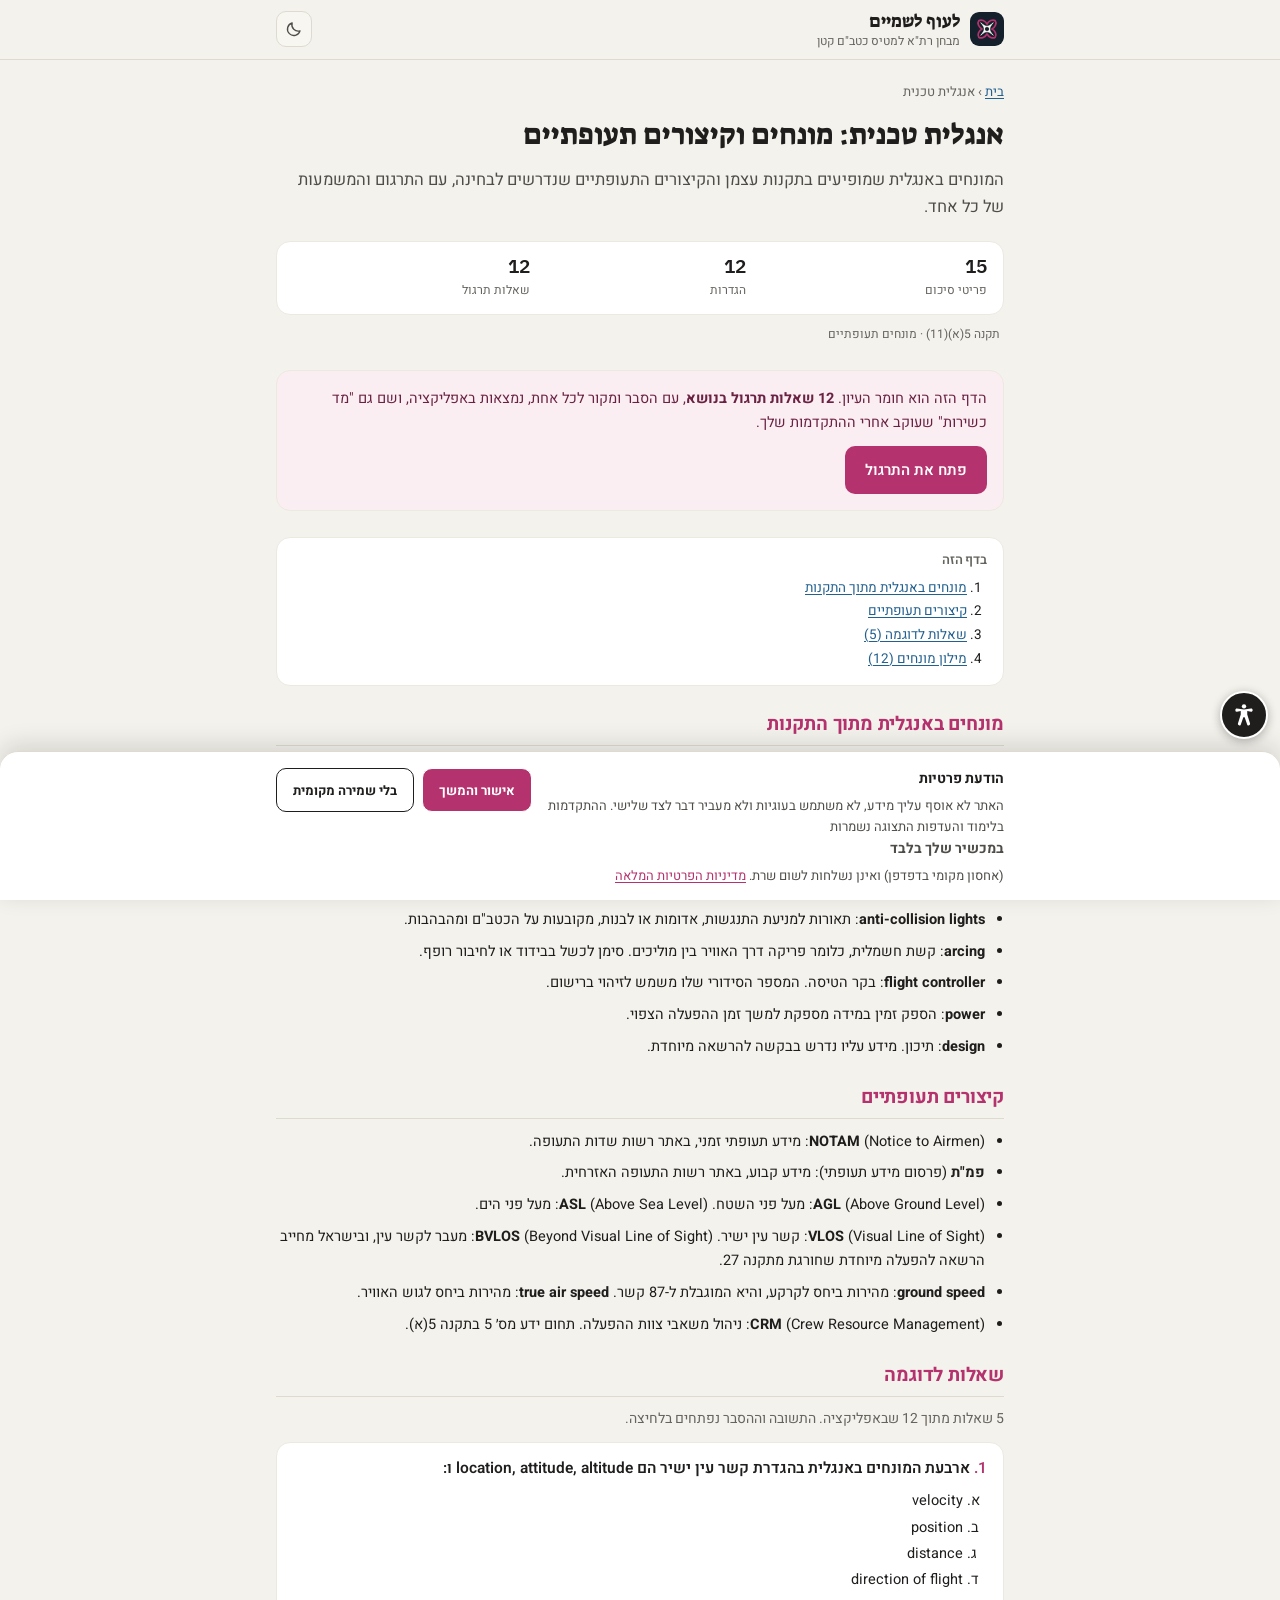
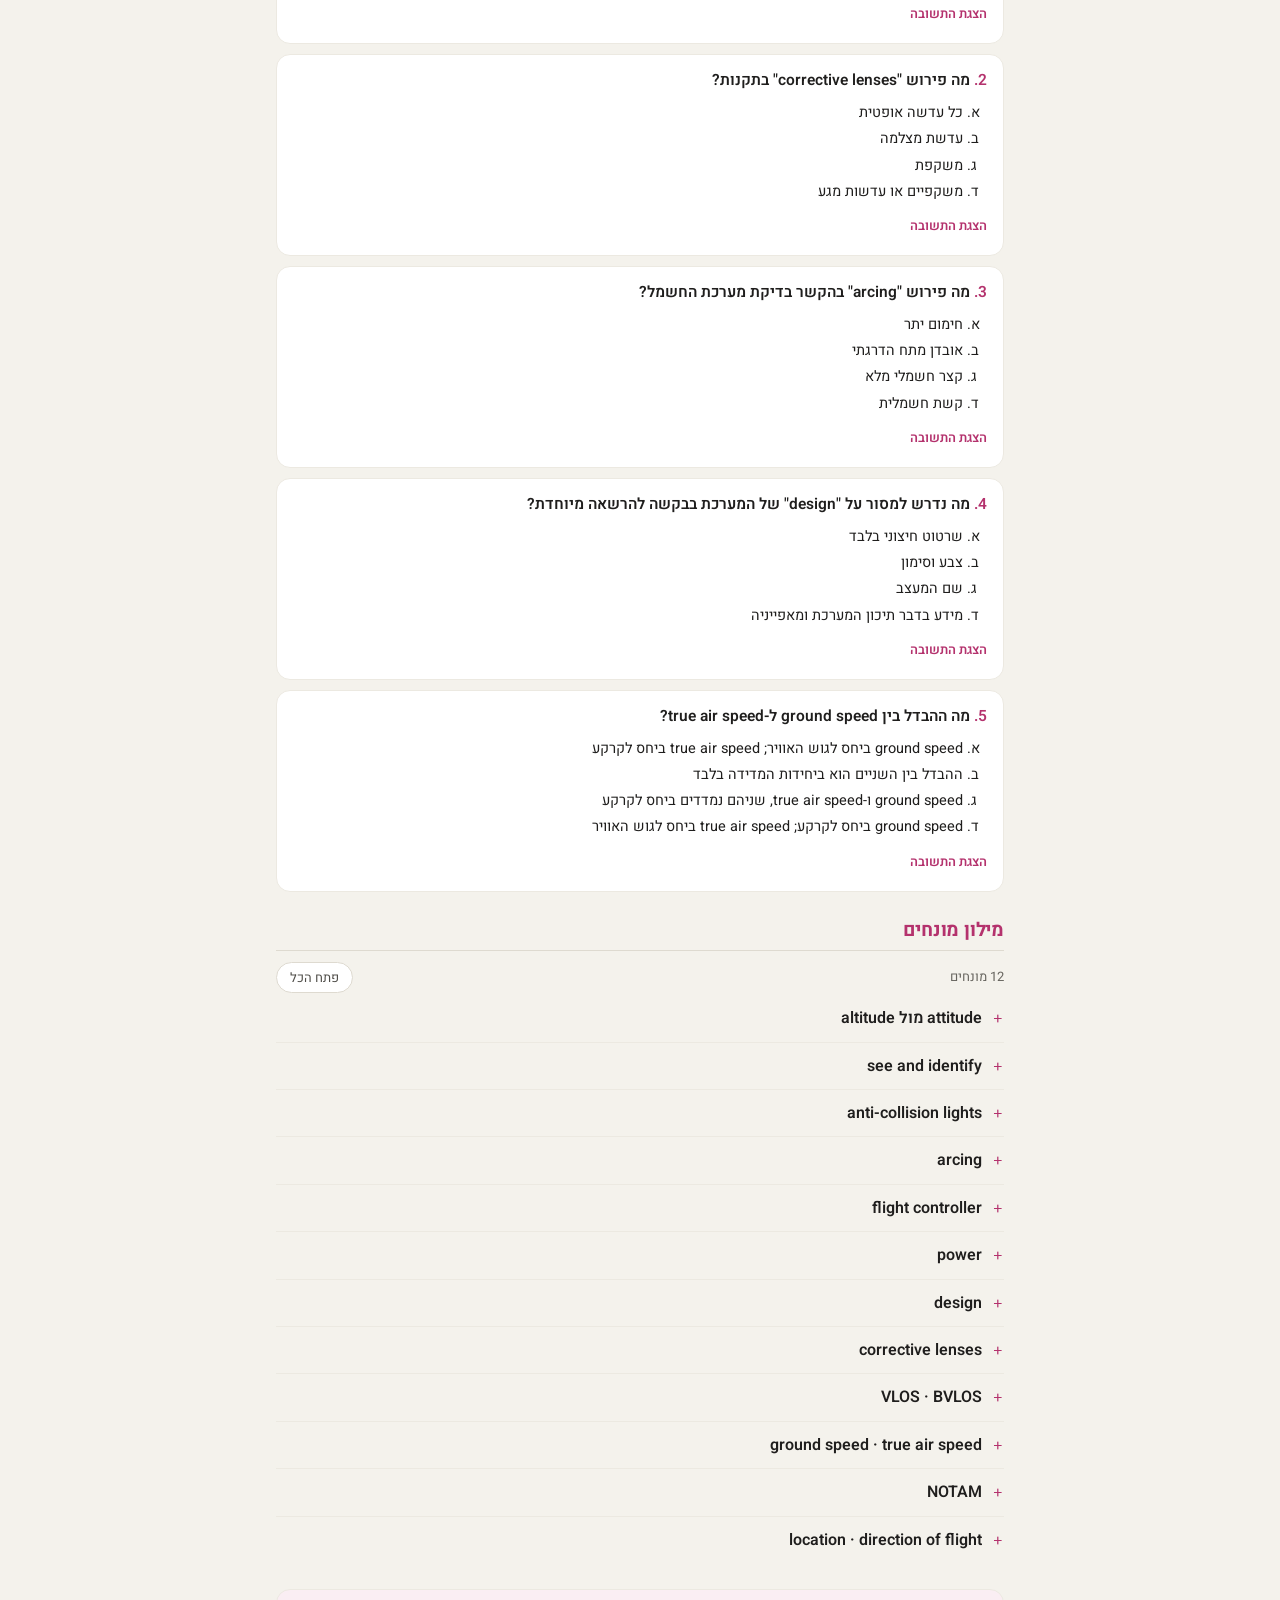
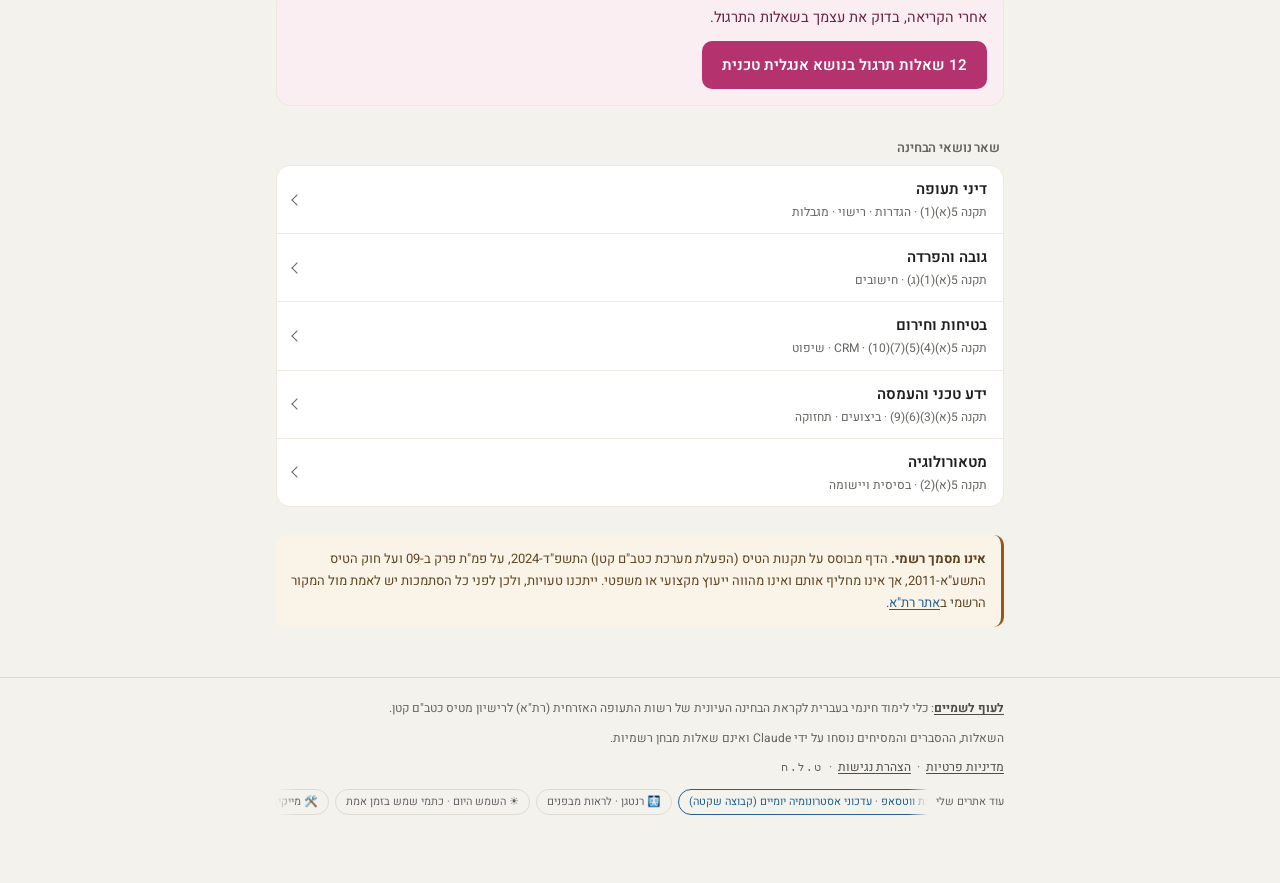
<file: aviation-english/index.html>
<!DOCTYPE html>
<html lang="he" dir="rtl">
<head>
<meta charset="utf-8">
<meta name="viewport" content="width=device-width, initial-scale=1, viewport-fit=cover">

<!-- נוצר על ידי tools/pages/render.js מתוך assets/js/data/ — אין לערוך ידנית. -->

<title>אנגלית טכנית לבחינת כטב&quot;ם: מונחים וקיצורים תעופתיים | לעוף לשמיים</title>
<meta name="description" content="המונחים באנגלית שמופיעים בתקנות עצמן והקיצורים התעופתיים שנדרשים לבחינה, עם התרגום והמשמעות של כל אחד.">
<link rel="canonical" href="https://dronexam.co.il/aviation-english/">
<meta name="robots" content="index, follow, max-snippet:-1, max-image-preview:large">

<meta property="og:type" content="article">
<meta property="og:site_name" content="לעוף לשמיים">
<meta property="og:locale" content="he_IL">
<meta property="og:url" content="https://dronexam.co.il/aviation-english/">
<meta property="og:title" content="אנגלית טכנית לבחינת כטב&quot;ם: מונחים וקיצורים תעופתיים | לעוף לשמיים">
<meta property="og:description" content="המונחים באנגלית שמופיעים בתקנות עצמן והקיצורים התעופתיים שנדרשים לבחינה, עם התרגום והמשמעות של כל אחד.">
<meta property="og:image" content="https://dronexam.co.il/assets/og/cover.jpg?v=3">
<meta property="og:image:width" content="1200">
<meta property="og:image:height" content="630">
<meta name="twitter:card" content="summary_large_image">
<meta name="twitter:image" content="https://dronexam.co.il/assets/og/cover.jpg?v=3">

<meta name="theme-color" content="#F4F2EC" media="(prefers-color-scheme: light)">
<meta name="theme-color" content="#1C1B19" media="(prefers-color-scheme: dark)">
<link rel="icon" href="../assets/icons/icon.svg" type="image/svg+xml">
<link rel="icon" href="../assets/icons/icon-32.png" type="image/png" sizes="32x32">
<link rel="icon" href="../assets/icons/icon-16.png" type="image/png" sizes="16x16">
<link rel="apple-touch-icon" href="../assets/icons/icon-192.png">

<link rel="preload" href="../assets/fonts/heebo-300-hebrew.woff2" as="font" type="font/woff2" crossorigin>
<link rel="preload" href="../assets/fonts/suezone-400-hebrew.woff2" as="font" type="font/woff2" crossorigin>
<link rel="stylesheet" href="../assets/css/style.css">
<link rel="stylesheet" href="../assets/css/a11y.css">
<link rel="stylesheet" href="../assets/css/page.css">

<!-- החלה מוקדמת של העדפות התצוגה — לפני הציור הראשון, כדי למנוע הבהוב.
     אם המשתמש בחר "בלי שמירה מקומית" אין מה לקרוא, ולכן אין מה להחיל. -->
<script>
try{
  var _r=document.documentElement,_t=null;
  var _p=localStorage.getItem('privacy:v1');
  if(!_p||JSON.parse(_p).local!==false){
    var _fs=localStorage.getItem('altimeter:fs');
    if(_fs==='m'||_fs==='l')_r.setAttribute('data-fs',_fs);
    _t=localStorage.getItem('altimeter:theme');
    var _a=localStorage.getItem('a11y:v1');
    if(_a){_a=JSON.parse(_a);
      if(_a.mode)_r.classList.add('a11y-'+_a.mode);
      ['links','readable','spacing','still','cursor','focus'].forEach(function(k){if(_a[k])_r.classList.add('a11y-'+k);});}
  }
  if(_t!=='light'&&_t!=='dark')_t=(window.matchMedia&&matchMedia('(prefers-color-scheme: dark)').matches)?'dark':'light';
  _r.setAttribute('data-theme',_t);
}catch(e){}
</script>

<script type="application/ld+json">
{
  "@context": "https://schema.org",
  "@graph": [
    {
      "@type": "Article",
      "@id": "https://dronexam.co.il/aviation-english/#article",
      "headline": "אנגלית טכנית: מונחים וקיצורים תעופתיים",
      "description": "המונחים באנגלית שמופיעים בתקנות עצמן והקיצורים התעופתיים שנדרשים לבחינה, עם התרגום והמשמעות של כל אחד.",
      "inLanguage": "he-IL",
      "isAccessibleForFree": true,
      "about": {
        "@type": "Thing",
        "name": "אנגלית טכנית"
      },
      "isPartOf": {
        "@id": "https://dronexam.co.il/#website"
      },
      "image": "https://dronexam.co.il/assets/og/cover.jpg?v=3",
      "dateModified": "2026-09-29"
    },
    {
      "@type": "DefinedTermSet",
      "@id": "https://dronexam.co.il/aviation-english/#glossary",
      "name": "מילון מונחים: אנגלית טכנית",
      "inLanguage": "he-IL",
      "hasDefinedTerm": [
        {
          "@type": "DefinedTerm",
          "name": "attitude מול altitude",
          "description": "attitude : מצב הכלי ביחס לאופק altitude : גובה הטיסה המילים כמעט זהות והמשמעות שונה. שתיהן מופיעות בהגדרת קשר עין ישיר."
        },
        {
          "@type": "DefinedTerm",
          "name": "see and identify",
          "description": "לראות ולזהות : שתי פעולות נפרדות. לא מספיק להבחין שיש שם משהו. לפי אמת המידה הזו נקבע מרחק ראות הטיסה."
        },
        {
          "@type": "DefinedTerm",
          "name": "anti-collision lights",
          "description": "תאורות למניעת התנגשות , בצבע אדום או לבן, המקובעות על גבי הכטב\"ם. בלילה ובדמדומים הן דולקות ומהבהבות, והבהובן נראה מ-5 ק\"מ לפחות."
        },
        {
          "@type": "DefinedTerm",
          "name": "arcing",
          "description": "קשת חשמלית : פריקה חשמלית דרך האוויר בין שני מוליכים. סימן לכשל בבידוד או לחיבור רופף. התקנה מונה אותה לצד \"בערה חשמלית\" בבדיקת מערכת החשמל."
        },
        {
          "@type": "DefinedTerm",
          "name": "flight controller",
          "description": "בקר הטיסה. המספר הסידורי שלו משמש לזיהוי הכטב\"ם ברישום כשאין מספר מזהה משודר ואין מספר סידורי מהיצרן."
        },
        {
          "@type": "DefinedTerm",
          "name": "power",
          "description": "הספק זמין במידה מספקת להפעלת המערכת למשך זמן ההפעלה הצפוי. צריך לחשב אותו מול משך המשימה. בדיקה שהסוללה מלאה לא מספיקה."
        },
        {
          "@type": "DefinedTerm",
          "name": "design",
          "description": "תיכון : התרגום העברי בהקשר הנדסי. בבקשה להרשאה מיוחדת צריך לצרף מידע בדבר תיכון המערכת ומאפייניה."
        },
        {
          "@type": "DefinedTerm",
          "name": "corrective lenses",
          "description": "עדשות מתקנות : משקפיים או עדשות מגע. זה הסיוע היחיד שמותר בקשר עין ישיר."
        },
        {
          "@type": "DefinedTerm",
          "name": "VLOS · BVLOS",
          "description": "VLOS : Visual Line of Sight, קשר עין ישיר. BVLOS : Beyond Visual Line of Sight, מעבר לקשר עין. בישראל הפעלת BVLOS מחייבת הרשאה להפעלה מיוחדת שחורגת מתקנה 27."
        },
        {
          "@type": "DefinedTerm",
          "name": "ground speed · true air speed",
          "description": "ground speed : ביחס לקרקע. קובעת את זמן ההגעה, והיא המוגבלת ל- 87 קשר . true air speed : ביחס לגוש האוויר. קשורה לעילוי ולהזדקרות."
        },
        {
          "@type": "DefinedTerm",
          "name": "NOTAM",
          "description": "Notice to Airmen : פרסום מידע תעופתי זמני , באתר רשות שדות התעופה. הפמ\"ת, לעומתו, הוא מידע קבוע באתר רשות התעופה האזרחית."
        },
        {
          "@type": "DefinedTerm",
          "name": "location · direction of flight",
          "description": "location : מיקום הכלי במרחב direction of flight : כיוון הטיסה שלו שניים מארבעת הדברים שהמטיס צריך להיות מסוגל לקבוע לאורך כל ההפעלה."
        }
      ]
    },
    {
      "@type": "BreadcrumbList",
      "itemListElement": [
        {
          "@type": "ListItem",
          "position": 1,
          "name": "לעוף לשמיים",
          "item": "https://dronexam.co.il/"
        },
        {
          "@type": "ListItem",
          "position": 2,
          "name": "אנגלית טכנית",
          "item": "https://dronexam.co.il/aviation-english/"
        }
      ]
    }
  ]
}
</script>
</head>
<body class="doc">

<a class="skip" href="#doc">דלג לתוכן</a>

<header class="band">
  <div class="wrap">
    <a class="brand" href="../">
      <img class="brand-mark" src="../assets/icons/icon.svg" alt="" width="34" height="34">
      <span class="band-txt"><span class="ttl">לעוף לשמיים</span><span class="cs">מבחן רת"א למטיס כטב"ם קטן</span></span>
    </a>
    <div class="band-tools"><button type="button" class="icon-btn" data-theme-toggle aria-pressed="false" title="מעבר לתצוגה כהה">
        <svg class="i-moon" viewBox="0 0 24 24" aria-hidden="true"><path d="M20 14.5A8.5 8.5 0 0 1 9.5 4a8.5 8.5 0 1 0 10.5 10.5z"/></svg>
        <svg class="i-sun" viewBox="0 0 24 24" aria-hidden="true"><circle cx="12" cy="12" r="4"/><path d="M12 2v2M12 20v2M4.9 4.9l1.4 1.4M17.7 17.7l1.4 1.4M2 12h2M20 12h2M4.9 19.1l1.4-1.4M17.7 6.3l1.4-1.4"/></svg>
        <span class="sr-only">תצוגה כהה</span>
      </button></div>
  </div>
</header>

<main class="wrap doc-main" id="doc">

  <nav class="crumb" aria-label="נתיב">
    <a href="../">בית</a> <span aria-hidden="true">›</span> <span>אנגלית טכנית</span>
  </nav>

  <h1>אנגלית טכנית: מונחים וקיצורים תעופתיים</h1>
  <p class="lede">המונחים באנגלית שמופיעים בתקנות עצמן והקיצורים התעופתיים שנדרשים לבחינה, עם התרגום והמשמעות של כל אחד.</p>

  <div class="factbar">
    <div><b>15</b><span>פריטי סיכום</span></div>
    <div><b>12</b><span>הגדרות</span></div>
    <div><b>12</b><span>שאלות תרגול</span></div>
  </div>
  <p class="srcline">תקנה 5(א)(11) · מונחים תעופתיים</p>

  <aside class="cta">
    <p>הדף הזה הוא חומר העיון. <b>12 שאלות תרגול בנושא</b>, עם הסבר ומקור
    לכל אחת, נמצאות באפליקציה, ושם גם &quot;מד כשירות&quot; שעוקב אחרי ההתקדמות שלך.</p>
    <a class="btn mag" href="../">פתח את התרגול</a>
  </aside>

  <nav class="toc" aria-label="תוכן העניינים">
    <h2>בדף הזה</h2>
    <ol>
      <li><a href="#s-1">מונחים באנגלית מתוך התקנות</a></li>
      <li><a href="#s-2">קיצורים תעופתיים</a></li>
      <li><a href="#sample">שאלות לדוגמה (5)</a></li>
      <li><a href="#glossary">מילון מונחים (12)</a></li>
    </ol>
  </nav>

  <section class="doc-sec">
    <h2 id="s-1">מונחים באנגלית מתוך התקנות</h2>
    <ul>
      <li>ארבעת מרכיבי קשר העין הישיר: <b>location</b> (מיקום במרחב), <b>attitude</b> (מצב ביחס לאופק), <b>altitude</b> (גובה טיסה), <b>direction of flight</b> (כיוון טיסה).</li>
      <li><b>attitude</b> ו-<b>altitude</b> כמעט זהות בכתיב ושונות במשמעות, וההבחנה ביניהן נשאלת במבחן.</li>
      <li><b>see and identify</b>: לראות ולזהות. אלה שתי פעולות נפרדות, ולא מספיק להבחין שיש שם משהו.</li>
      <li><b>corrective lenses</b>: עדשות מתקנות, כלומר משקפיים או עדשות מגע. זה הסיוע היחיד המותר בקשר עין ישיר.</li>
      <li><b>anti-collision lights</b>: תאורות למניעת התנגשות, אדומות או לבנות, מקובעות על הכטב"ם ומהבהבות.</li>
      <li><b>arcing</b>: קשת חשמלית, כלומר פריקה דרך האוויר בין מוליכים. סימן לכשל בבידוד או לחיבור רופף.</li>
      <li><b>flight controller</b>: בקר הטיסה. המספר הסידורי שלו משמש לזיהוי ברישום.</li>
      <li><b>power</b>: הספק זמין במידה מספקת למשך זמן ההפעלה הצפוי.</li>
      <li><b>design</b>: תיכון. מידע עליו נדרש בבקשה להרשאה מיוחדת.</li>
    </ul>
  </section>

  <section class="doc-sec">
    <h2 id="s-2">קיצורים תעופתיים</h2>
    <ul>
      <li><b>NOTAM</b> (Notice to Airmen): מידע תעופתי זמני, באתר רשות שדות התעופה.</li>
      <li><b>פמ"ת</b> (פרסום מידע תעופתי): מידע קבוע, באתר רשות התעופה האזרחית.</li>
      <li><b>AGL</b> (Above Ground Level): מעל פני השטח. <b>ASL</b> (Above Sea Level): מעל פני הים.</li>
      <li><b>VLOS</b> (Visual Line of Sight): קשר עין ישיר. <b>BVLOS</b> (Beyond Visual Line of Sight): מעבר לקשר עין, ובישראל מחייב הרשאה להפעלה מיוחדת שחורגת מתקנה 27.</li>
      <li><b>ground speed</b>: מהירות ביחס לקרקע, והיא המוגבלת ל-87 קשר. <b>true air speed</b>: מהירות ביחס לגוש האוויר.</li>
      <li><b>CRM</b> (Crew Resource Management): ניהול משאבי צוות ההפעלה. תחום ידע מס׳ 5 בתקנה 5(א).</li>
    </ul>
  </section>

  <section class="doc-sec">
    <h2 id="sample">שאלות לדוגמה</h2>
    <p class="sec-note">5 שאלות מתוך 12 שבאפליקציה. התשובה וההסבר נפתחים בלחיצה.</p>
    <ol class="sample">
      <li class="sq">
        <p class="sq-q">ארבעת המונחים באנגלית בהגדרת קשר עין ישיר הם location, attitude, altitude ו:</p>
        <ol class="sq-opts">
          <li>velocity</li>
          <li>position</li>
          <li>distance</li>
          <li>direction of flight</li>
        </ol>
        <details class="sq-ans">
          <summary>הצגת התשובה</summary>
          <div class="gl-body"><b>התשובה הנכונה: ד.</b> התקנה מביאה את ארבעת המונחים באנגלית: <b>location</b> (מיקום במרחב), <b>attitude</b> (מצב ביחס לאופק), <b>altitude</b> (גובה טיסה) ו-<b>direction of flight</b> (כיוון טיסה). שים לב ל-attitude ול-altitude: המילים כמעט זהות, אבל הראשונה היא מצב הכלי ביחס לאופק והשנייה היא הגובה.<span class="gl-ref">תקנה 1</span></div>
        </details>
      </li>
      <li class="sq">
        <p class="sq-q">מה פירוש "corrective lenses" בתקנות?</p>
        <ol class="sq-opts">
          <li>כל עדשה אופטית</li>
          <li>עדשת מצלמה</li>
          <li>משקפת</li>
          <li>משקפיים או עדשות מגע</li>
        </ol>
        <details class="sq-ans">
          <summary>הצגת התשובה</summary>
          <div class="gl-body"><b>התשובה הנכונה: ד.</b> "עדשות מתקנות" (corrective lenses) הן משקפיים או עדשות מגע, וזה הסיוע היחיד שהתקנה מתירה בקשר עין ישיר. כל אמצעי אופטי אחר, כמו משקפת או מסך FPV, שולל את קיום קשר העין.<span class="gl-ref">תקנה 1</span></div>
        </details>
      </li>
      <li class="sq">
        <p class="sq-q">מה פירוש "arcing" בהקשר בדיקת מערכת החשמל?</p>
        <ol class="sq-opts">
          <li>חימום יתר</li>
          <li>אובדן מתח הדרגתי</li>
          <li>קצר חשמלי מלא</li>
          <li>קשת חשמלית</li>
        </ol>
        <details class="sq-ans">
          <summary>הצגת התשובה</summary>
          <div class="gl-body"><b>התשובה הנכונה: ד.</b> קשת חשמלית היא פריקה חשמלית דרך האוויר בין שני מוליכים. התקנה מונה אותה לצד "בערה חשמלית" כסימן שיש לחפש כשבודקים את שלמות מערכת החשמל לפני ההפעלה.<span class="gl-ref">תקנה 19(א)(3)</span></div>
        </details>
      </li>
      <li class="sq">
        <p class="sq-q">מה נדרש למסור על "design" של המערכת בבקשה להרשאה מיוחדת?</p>
        <ol class="sq-opts">
          <li>שרטוט חיצוני בלבד</li>
          <li>צבע וסימון</li>
          <li>שם המעצב</li>
          <li>מידע בדבר תיכון המערכת ומאפייניה</li>
        </ol>
        <details class="sq-ans">
          <summary>הצגת התשובה</summary>
          <div class="gl-body"><b>התשובה הנכונה: ד.</b> "תיכון" הוא התרגום העברי של design בהקשר הנדסי. הבקשה צריכה לכלול מידע על תיכון מערכת הכטב"ם ומאפייניה, נוסף על תיאור ההפעלה וניהול הסיכונים.<span class="gl-ref">תקנה 38(א)(2)</span></div>
        </details>
      </li>
      <li class="sq">
        <p class="sq-q">מה ההבדל בין ground speed ל-true air speed?</p>
        <ol class="sq-opts">
          <li>ground speed ביחס לגוש האוויר; true air speed ביחס לקרקע</li>
          <li>ההבדל בין השניים הוא ביחידות המדידה בלבד</li>
          <li>ground speed ו-true air speed, שניהם נמדדים ביחס לקרקע</li>
          <li>ground speed ביחס לקרקע; true air speed ביחס לגוש האוויר</li>
        </ol>
        <details class="sq-ans">
          <summary>הצגת התשובה</summary>
          <div class="gl-body"><b>התשובה הנכונה: ד.</b> המהירות הקרקעית קובעת את זמן ההגעה, והיא זו שמוגבלת ל-87 קשר. המהירות ביחס לאוויר קובעת את העילוי ואת ההזדקרות, ולכן היא חשובה בעיקר בכנף קבועה. ההפרש בין השתיים נובע מהרוח.<span class="gl-ref">תקנה 5(א)(11)</span></div>
        </details>
      </li>
    </ol>
  </section>

  <section class="doc-sec">
    <h2 id="glossary">מילון מונחים</h2>
    <div class="gl-tools">
      <span>12 מונחים</span>
      <button type="button" id="gl-all" hidden>פתח הכל</button>
    </div>
    <div class="glossary">
      <details class="gl">
        <summary>
          <span class="gl-term">attitude מול altitude</span>
        </summary>
        <div class="gl-body"><b>attitude</b>: מצב הכלי ביחס לאופק<br><b>altitude</b>: גובה הטיסה<br><br>המילים כמעט זהות והמשמעות שונה. שתיהן מופיעות בהגדרת קשר עין ישיר.<span class="gl-ref">תקנה 1</span></div>
      </details>
      <details class="gl">
        <summary>
          <span class="gl-term">see and identify</span>
        </summary>
        <div class="gl-body"><b>לראות ולזהות</b>: שתי פעולות נפרדות.<br><br>לא מספיק להבחין שיש שם משהו. לפי אמת המידה הזו נקבע מרחק ראות הטיסה.<span class="gl-ref">תקנה 1</span></div>
      </details>
      <details class="gl">
        <summary>
          <span class="gl-term">anti-collision lights</span>
        </summary>
        <div class="gl-body">תאורות <b>למניעת התנגשות</b>, בצבע אדום או לבן, המקובעות על גבי הכטב"ם.<br><br>בלילה ובדמדומים הן דולקות ומהבהבות, והבהובן נראה מ-5 ק"מ לפחות.<span class="gl-ref">תקנה 26(ה)</span></div>
      </details>
      <details class="gl">
        <summary>
          <span class="gl-term">arcing</span>
        </summary>
        <div class="gl-body"><b>קשת חשמלית</b>: פריקה חשמלית דרך האוויר בין שני מוליכים.<br><br>סימן לכשל בבידוד או לחיבור רופף. התקנה מונה אותה לצד "בערה חשמלית" בבדיקת מערכת החשמל.<span class="gl-ref">תקנה 19(א)(3)</span></div>
      </details>
      <details class="gl">
        <summary>
          <span class="gl-term">flight controller</span>
        </summary>
        <div class="gl-body"><b>בקר הטיסה.</b> המספר הסידורי שלו משמש לזיהוי הכטב"ם ברישום כשאין מספר מזהה משודר ואין מספר סידורי מהיצרן.<span class="gl-ref">תקנה 11(ב)(2)(ד)</span></div>
      </details>
      <details class="gl">
        <summary>
          <span class="gl-term">power</span>
        </summary>
        <div class="gl-body"><b>הספק זמין</b> במידה מספקת להפעלת המערכת למשך זמן ההפעלה הצפוי.<br><br>צריך לחשב אותו מול משך המשימה. בדיקה שהסוללה מלאה לא מספיקה.<span class="gl-ref">תקנה 23(א)(2)(א)</span></div>
      </details>
      <details class="gl">
        <summary>
          <span class="gl-term">design</span>
        </summary>
        <div class="gl-body"><b>תיכון</b>: התרגום העברי בהקשר הנדסי.<br><br>בבקשה להרשאה מיוחדת צריך לצרף מידע בדבר תיכון המערכת ומאפייניה.<span class="gl-ref">תקנה 38(א)(2)</span></div>
      </details>
      <details class="gl">
        <summary>
          <span class="gl-term">corrective lenses</span>
        </summary>
        <div class="gl-body"><b>עדשות מתקנות</b>: משקפיים או עדשות מגע.<br><br>זה הסיוע היחיד שמותר בקשר עין ישיר.<span class="gl-ref">תקנה 1</span></div>
      </details>
      <details class="gl">
        <summary>
          <span class="gl-term">VLOS · BVLOS</span>
        </summary>
        <div class="gl-body"><b>VLOS</b>: Visual Line of Sight, קשר עין ישיר.<br><b>BVLOS</b>: Beyond Visual Line of Sight, מעבר לקשר עין.<br><br>בישראל הפעלת BVLOS מחייבת הרשאה להפעלה מיוחדת שחורגת מתקנה 27.<span class="gl-ref">תקנה 5(א)(11)</span></div>
      </details>
      <details class="gl">
        <summary>
          <span class="gl-term">ground speed · true air speed</span>
        </summary>
        <div class="gl-body"><b>ground speed</b>: ביחס לקרקע. קובעת את זמן ההגעה, והיא המוגבלת ל-<b>87 קשר</b>.<br><b>true air speed</b>: ביחס לגוש האוויר. קשורה לעילוי ולהזדקרות.<span class="gl-ref">תקנה 5(א)(11)</span></div>
      </details>
      <details class="gl">
        <summary>
          <span class="gl-term">NOTAM</span>
        </summary>
        <div class="gl-body"><b>Notice to Airmen</b>: פרסום מידע תעופתי <b>זמני</b>, באתר רשות שדות התעופה.<br><br>הפמ"ת, לעומתו, הוא מידע קבוע באתר רשות התעופה האזרחית.<span class="gl-ref">תקנה 1</span></div>
      </details>
      <details class="gl">
        <summary>
          <span class="gl-term">location · direction of flight</span>
        </summary>
        <div class="gl-body"><b>location</b>: מיקום הכלי במרחב<br><b>direction of flight</b>: כיוון הטיסה שלו<br><br>שניים מארבעת הדברים שהמטיס צריך להיות מסוגל לקבוע לאורך כל ההפעלה.<span class="gl-ref">תקנה 1</span></div>
      </details>
    </div>
  </section>

  <aside class="cta">
    <p>אחרי הקריאה, בדוק את עצמך בשאלות התרגול.</p>
    <a class="btn mag" href="../">12 שאלות תרגול בנושא אנגלית טכנית</a>
  </aside>

  <nav class="siblings" aria-label="נושאים נוספים">
    <h2>שאר נושאי הבחינה</h2>
    <ul>
      <li><a href="../aviation-law/">דיני תעופה</a><span>תקנה 5(א)(1) · הגדרות · רישוי · מגבלות</span></li>
      <li><a href="../altitude-separation/">גובה והפרדה</a><span>תקנה 5(א)(1)(ג) · חישובים</span></li>
      <li><a href="../safety-emergency/">בטיחות וחירום</a><span>תקנה 5(א)(4)(5)(7)(10) · CRM · שיפוט</span></li>
      <li><a href="../technical-loading/">ידע טכני והעמסה</a><span>תקנה 5(א)(3)(6)(9) · ביצועים · תחזוקה</span></li>
      <li><a href="../meteorology/">מטאורולוגיה</a><span>תקנה 5(א)(2) · בסיסית ויישומה</span></li>
    </ul>
  </nav>

  <div class="notice">
    <b>אינו מסמך רשמי.</b> הדף מבוסס על תקנות הטיס (הפעלת מערכת כטב"ם קטן) התשפ"ד-2024,
    על פמ"ת פרק ב-09 ועל חוק הטיס התשע"א-2011, אך אינו מחליף אותם ואינו מהווה ייעוץ
    מקצועי או משפטי. ייתכנו טעויות, ולכן לפני כל הסתמכות יש לאמת מול המקור הרשמי
    ב<a href="https://www.gov.il/he/pages/knowledge-exam-uav" target="_blank" rel="noopener">אתר רת"א</a>.
  </div>

</main>

<footer class="site-foot">
  <div class="wrap">
    <p><a href="../"><b>לעוף לשמיים</b></a>: כלי לימוד חינמי בעברית לקראת הבחינה העיונית
    של רשות התעופה האזרחית (רת"א) לרישיון מטיס כטב"ם קטן.</p>
    <p>השאלות, ההסברים והמסיחים נוסחו על ידי Claude ואינם שאלות מבחן רשמיות.</p>
    <p class="foot-legal"><a href="../privacy/">מדיניות פרטיות</a> · <a href="../accessibility/">הצהרת נגישות</a> · <span class="tlh">ט.ל.ח</span></p>

    <!-- פס שנע לאט מעצמו. הסט השני הוא העתק לגלילה רציפה, ולכן מוסתר מקורא
         המסך ומהמקלדת. נעצר בריחוף, במיקוד ובלחיצה, ובמצב "בלי תנועה"
         (הגדרת המערכת או תפריט הנגישות) הופך לפס רגיל שגוללים ביד. -->
    <nav class="sister" aria-label="האתרים הנוספים שלי">
      <span class="sister-lbl">עוד אתרים שלי</span>
      <div class="sister-view">
        <div class="sister-track">
        <div class="sister-set">
          <a href="https://chat.whatsapp.com/JPkp1hyk4J938apVTFu6J1" rel="noopener" class="sister-invite"><span aria-hidden="true">🔭</span> קבוצת ווטסאפ · עדכוני אסטרונומיה יומיים (קבוצה שקטה)</a>
          <a href="https://roentgen.co.il/" rel="noopener"><span aria-hidden="true">🩻</span> רנטגן · לראות מבפנים</a>
          <a href="https://sunspots.co.il/" rel="noopener"><span aria-hidden="true">☀️</span> השמש היום · כתמי שמש בזמן אמת</a>
          <a href="https://making-il.co.il/" rel="noopener"><span aria-hidden="true">🛠️</span> מייקינג · יצירה טכנולוגית</a>
          <a href="https://banknote.co.il/" rel="noopener"><span aria-hidden="true">💶</span> Banknote · שטרות ומטבעות</a>
          <a href="https://www.geniza.co.il/" rel="noopener"><span aria-hidden="true">📜</span> הגניזה הקהירית</a>
          <a href="https://holisticcenter.co.il/" rel="noopener"><span aria-hidden="true">🌱</span> מעט צרי · רפואה משלימה</a>
          <a href="https://pursue.co.il/" rel="noopener"><span aria-hidden="true">🛸</span> PURSUE · ארכיון עב"מים</a>
          <a href="https://quake.co.il/" rel="noopener"><span aria-hidden="true">🌍</span> רעידת אדמה · רעידות היסטוריות</a>
          <a href="https://heb-cal.co.il/" rel="noopener"><span aria-hidden="true">📅</span> לוח עברי</a>
          <a href="https://cranialnerves.co.il/" rel="noopener"><span aria-hidden="true">🧠</span> עצבי הגולגולת · 12 זוגות העצבים</a>
          <a href="https://kal-vachomer.co.il/" rel="noopener"><span aria-hidden="true">📖</span> סגולת הבן איש חי לרפואה</a>
        </div>
        <div class="sister-set sister-clone" aria-hidden="true">
          <a href="https://chat.whatsapp.com/JPkp1hyk4J938apVTFu6J1" rel="noopener" class="sister-invite" tabindex="-1"><span aria-hidden="true">🔭</span> קבוצת ווטסאפ · עדכוני אסטרונומיה יומיים (קבוצה שקטה)</a>
          <a href="https://roentgen.co.il/" rel="noopener" tabindex="-1"><span aria-hidden="true">🩻</span> רנטגן · לראות מבפנים</a>
          <a href="https://sunspots.co.il/" rel="noopener" tabindex="-1"><span aria-hidden="true">☀️</span> השמש היום · כתמי שמש בזמן אמת</a>
          <a href="https://making-il.co.il/" rel="noopener" tabindex="-1"><span aria-hidden="true">🛠️</span> מייקינג · יצירה טכנולוגית</a>
          <a href="https://banknote.co.il/" rel="noopener" tabindex="-1"><span aria-hidden="true">💶</span> Banknote · שטרות ומטבעות</a>
          <a href="https://www.geniza.co.il/" rel="noopener" tabindex="-1"><span aria-hidden="true">📜</span> הגניזה הקהירית</a>
          <a href="https://holisticcenter.co.il/" rel="noopener" tabindex="-1"><span aria-hidden="true">🌱</span> מעט צרי · רפואה משלימה</a>
          <a href="https://pursue.co.il/" rel="noopener" tabindex="-1"><span aria-hidden="true">🛸</span> PURSUE · ארכיון עב"מים</a>
          <a href="https://quake.co.il/" rel="noopener" tabindex="-1"><span aria-hidden="true">🌍</span> רעידת אדמה · רעידות היסטוריות</a>
          <a href="https://heb-cal.co.il/" rel="noopener" tabindex="-1"><span aria-hidden="true">📅</span> לוח עברי</a>
          <a href="https://cranialnerves.co.il/" rel="noopener" tabindex="-1"><span aria-hidden="true">🧠</span> עצבי הגולגולת · 12 זוגות העצבים</a>
          <a href="https://kal-vachomer.co.il/" rel="noopener" tabindex="-1"><span aria-hidden="true">📖</span> סגולת הבן איש חי לרפואה</a>
        </div>
        </div>
      </div>
    </nav>  </div>
</footer>

<script src="../assets/js/app/privacy.js"></script>
<script src="../assets/js/app/fontsize.js"></script>
<script src="../assets/js/app/theme.js"></script>
<script src="../assets/js/app/sister.js"></script>
<script src="../assets/js/app/a11y.js"></script>

<script>
/* שיפור מתקדם בלבד. בלי JS הדף עובד במלואו — <details> נפתח בלחיצה,
   והכפתור פשוט לא מופיע. לפני הדפסה פותחים הכל, אחרת המדפסת מקבלת
   מילון ריק. */
(function () {
  var box = document.querySelector('.glossary');
  if (!box) return;
  var items = box.querySelectorAll('details');
  var btn = document.getElementById('gl-all');
  if (!btn) return;
  btn.hidden = false;
  function setAll(open) {
    Array.prototype.forEach.call(items, function (d) { d.open = open; });
    btn.textContent = open ? 'סגור הכל' : 'פתח הכל';
    btn.setAttribute('aria-expanded', open ? 'true' : 'false');
  }
  setAll(false);
  btn.addEventListener('click', function () {
    setAll(btn.getAttribute('aria-expanded') !== 'true');
  });
  window.addEventListener('beforeprint', function () { setAll(true); });
})();
</script>

</body>
</html>
</file>
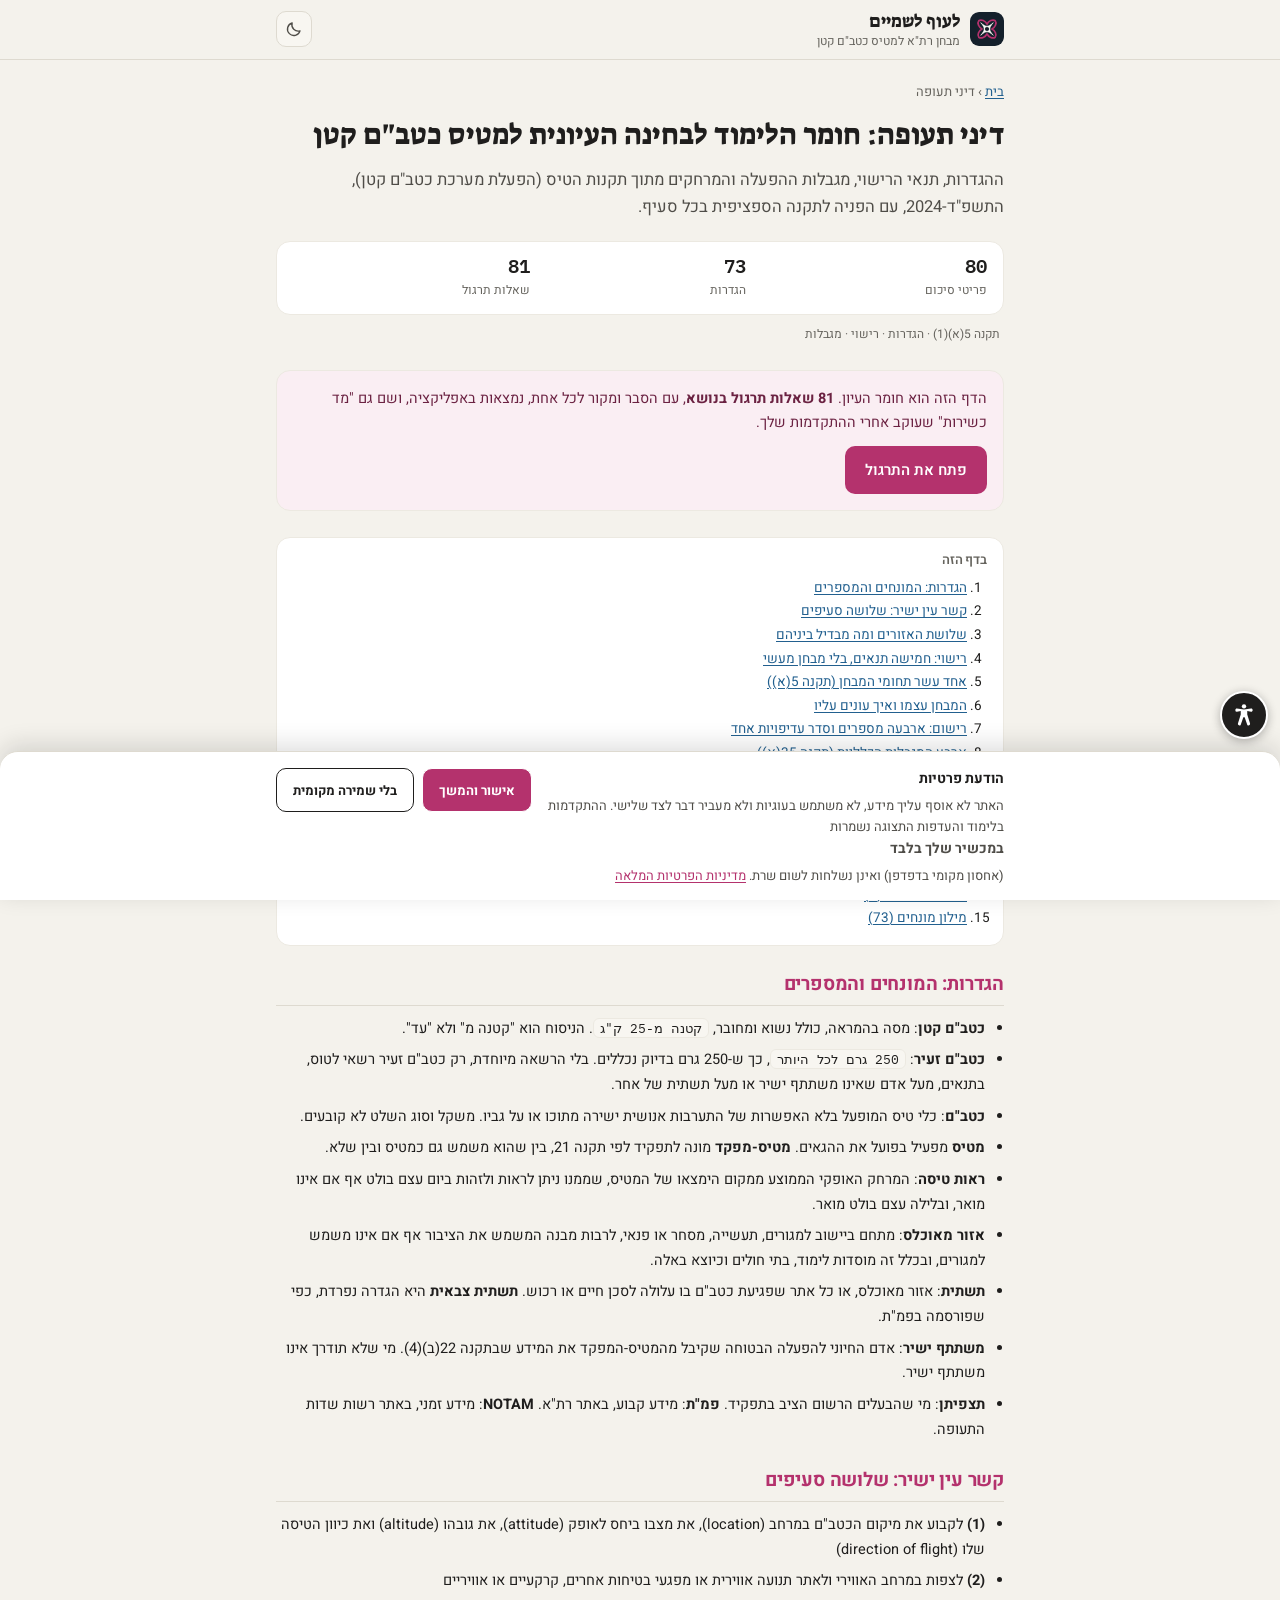
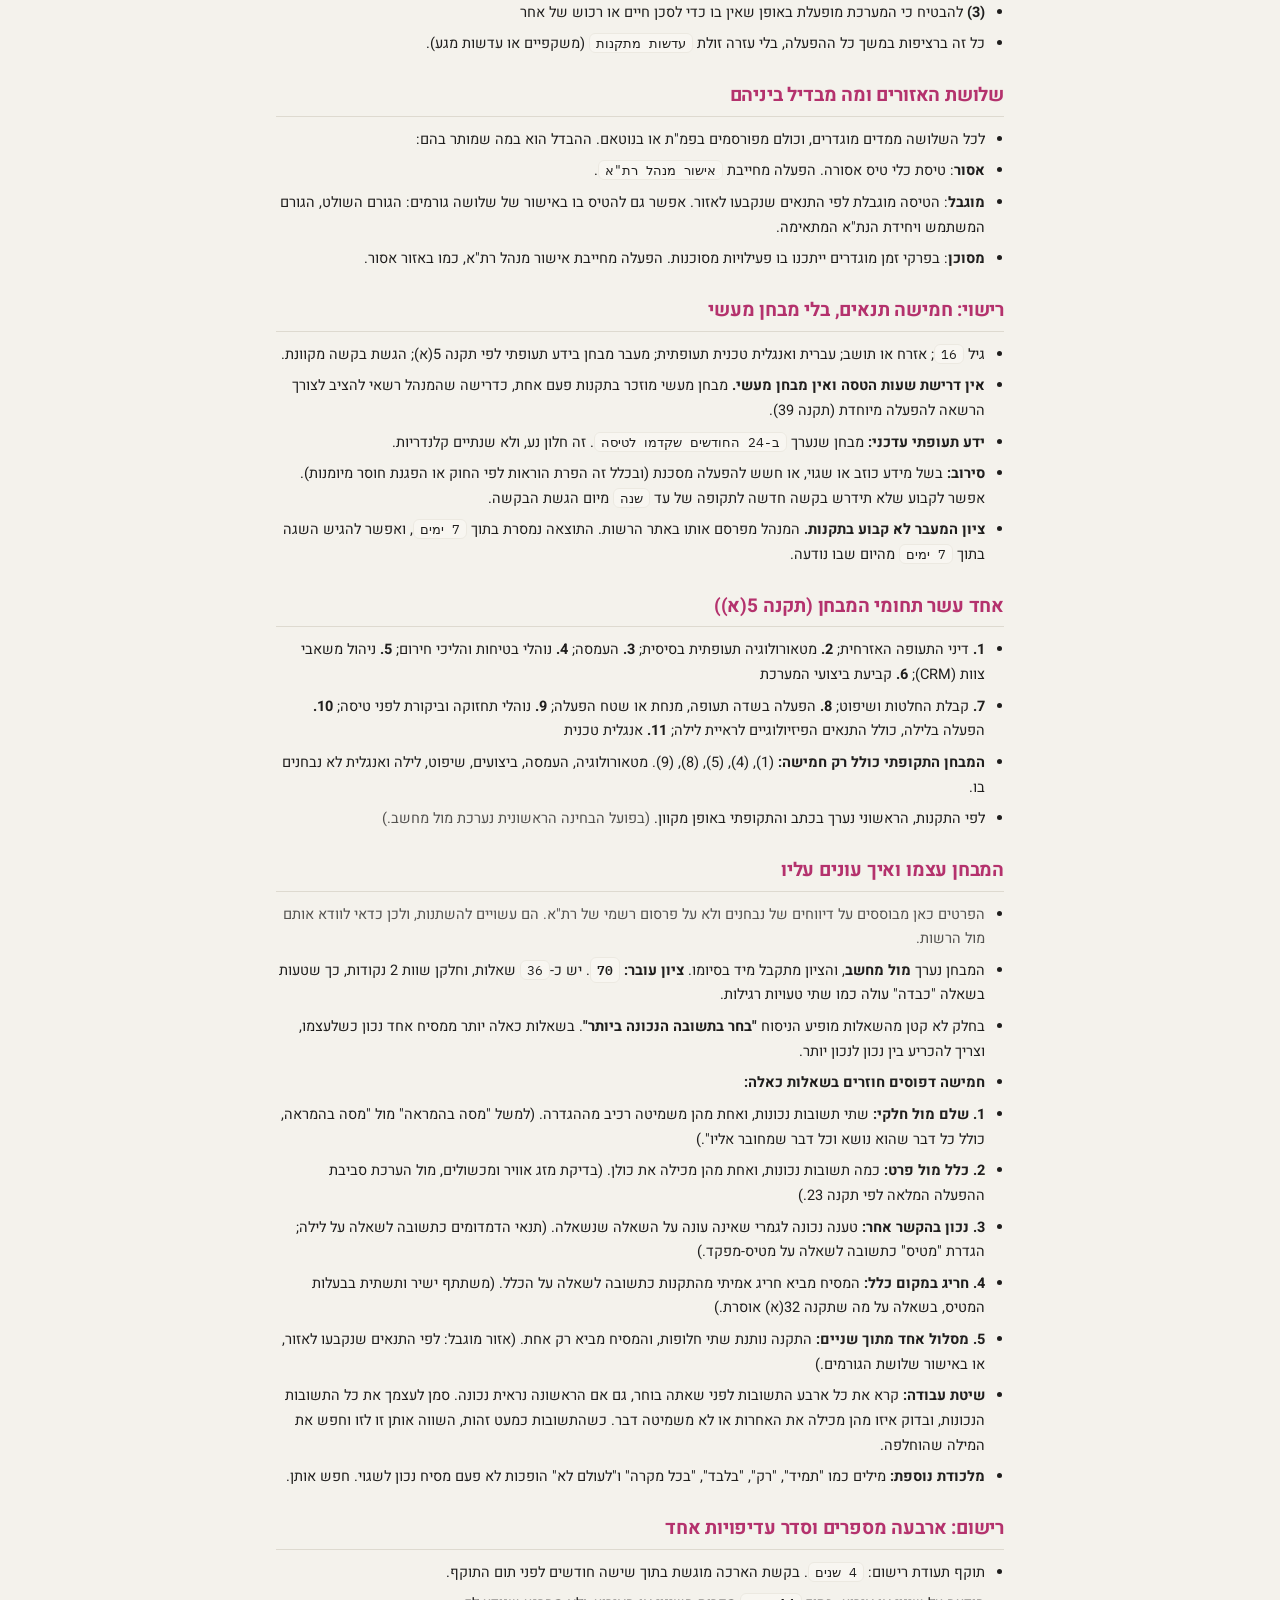
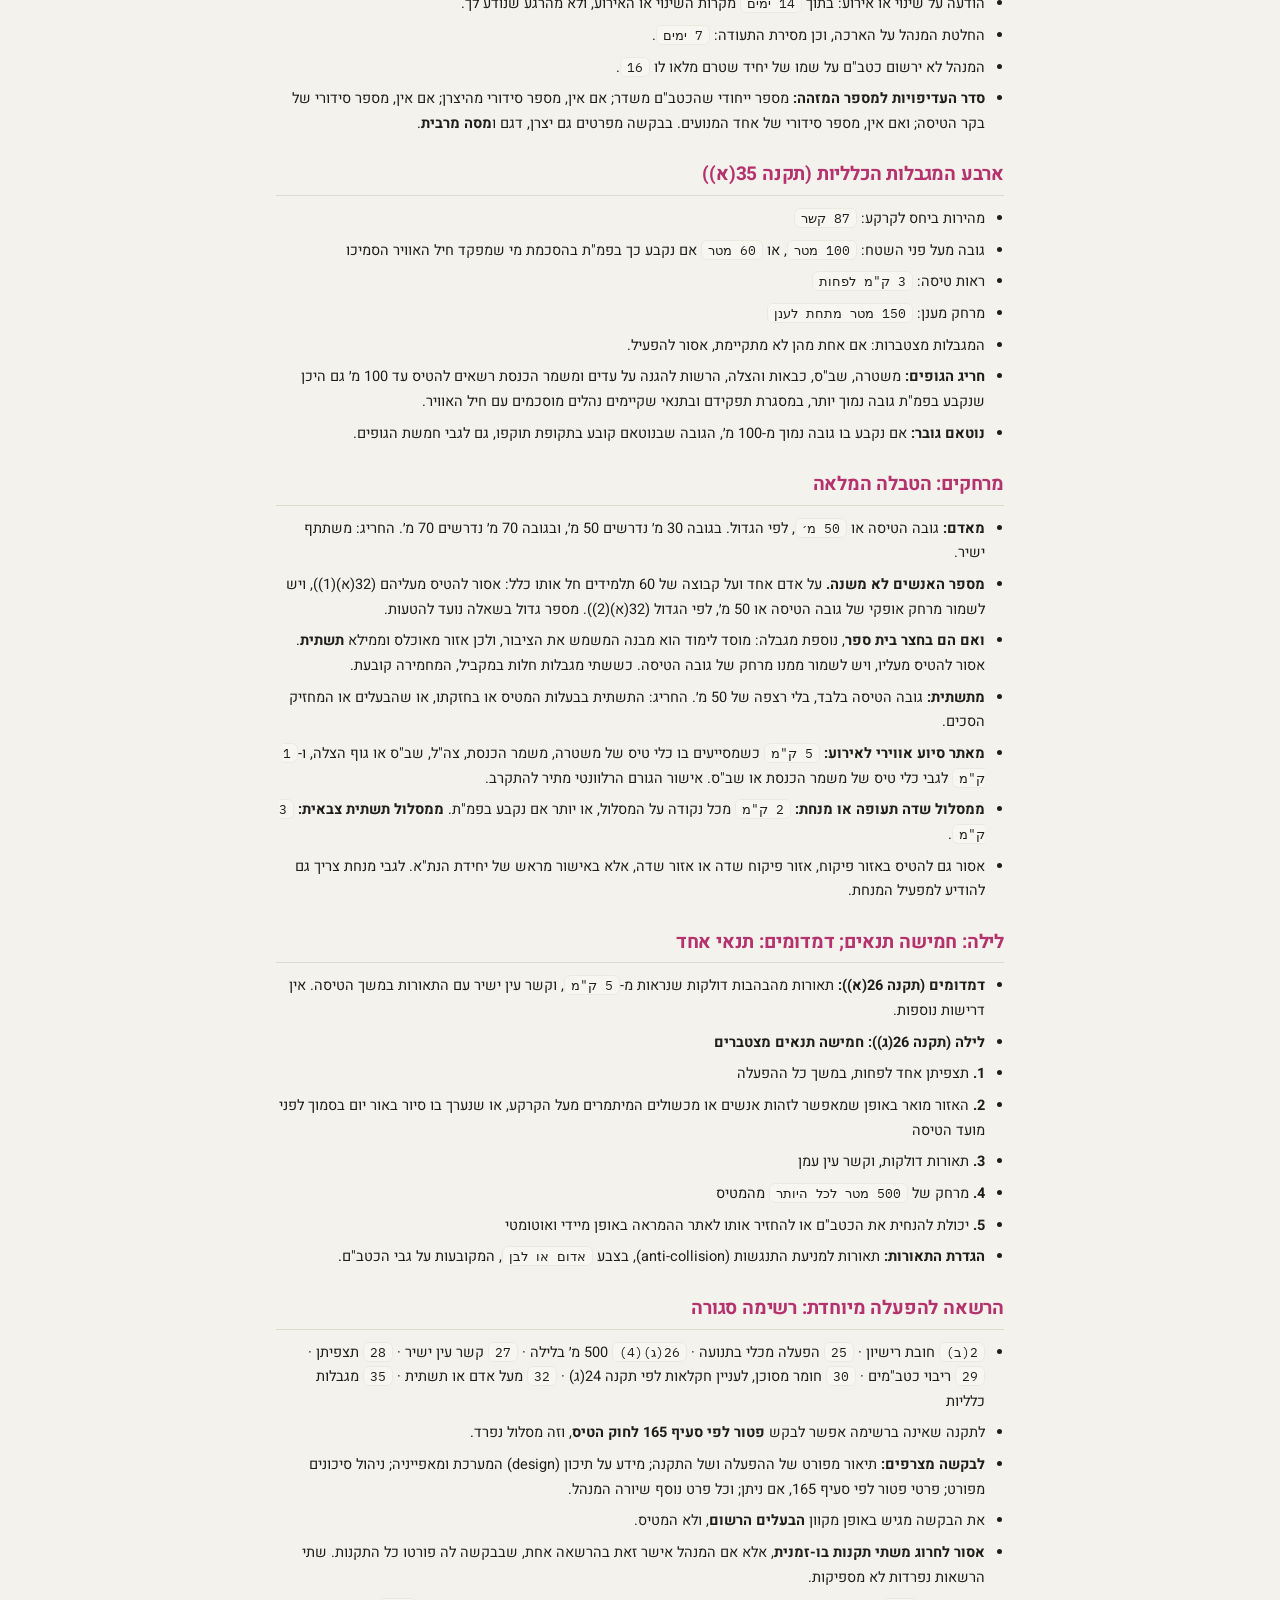
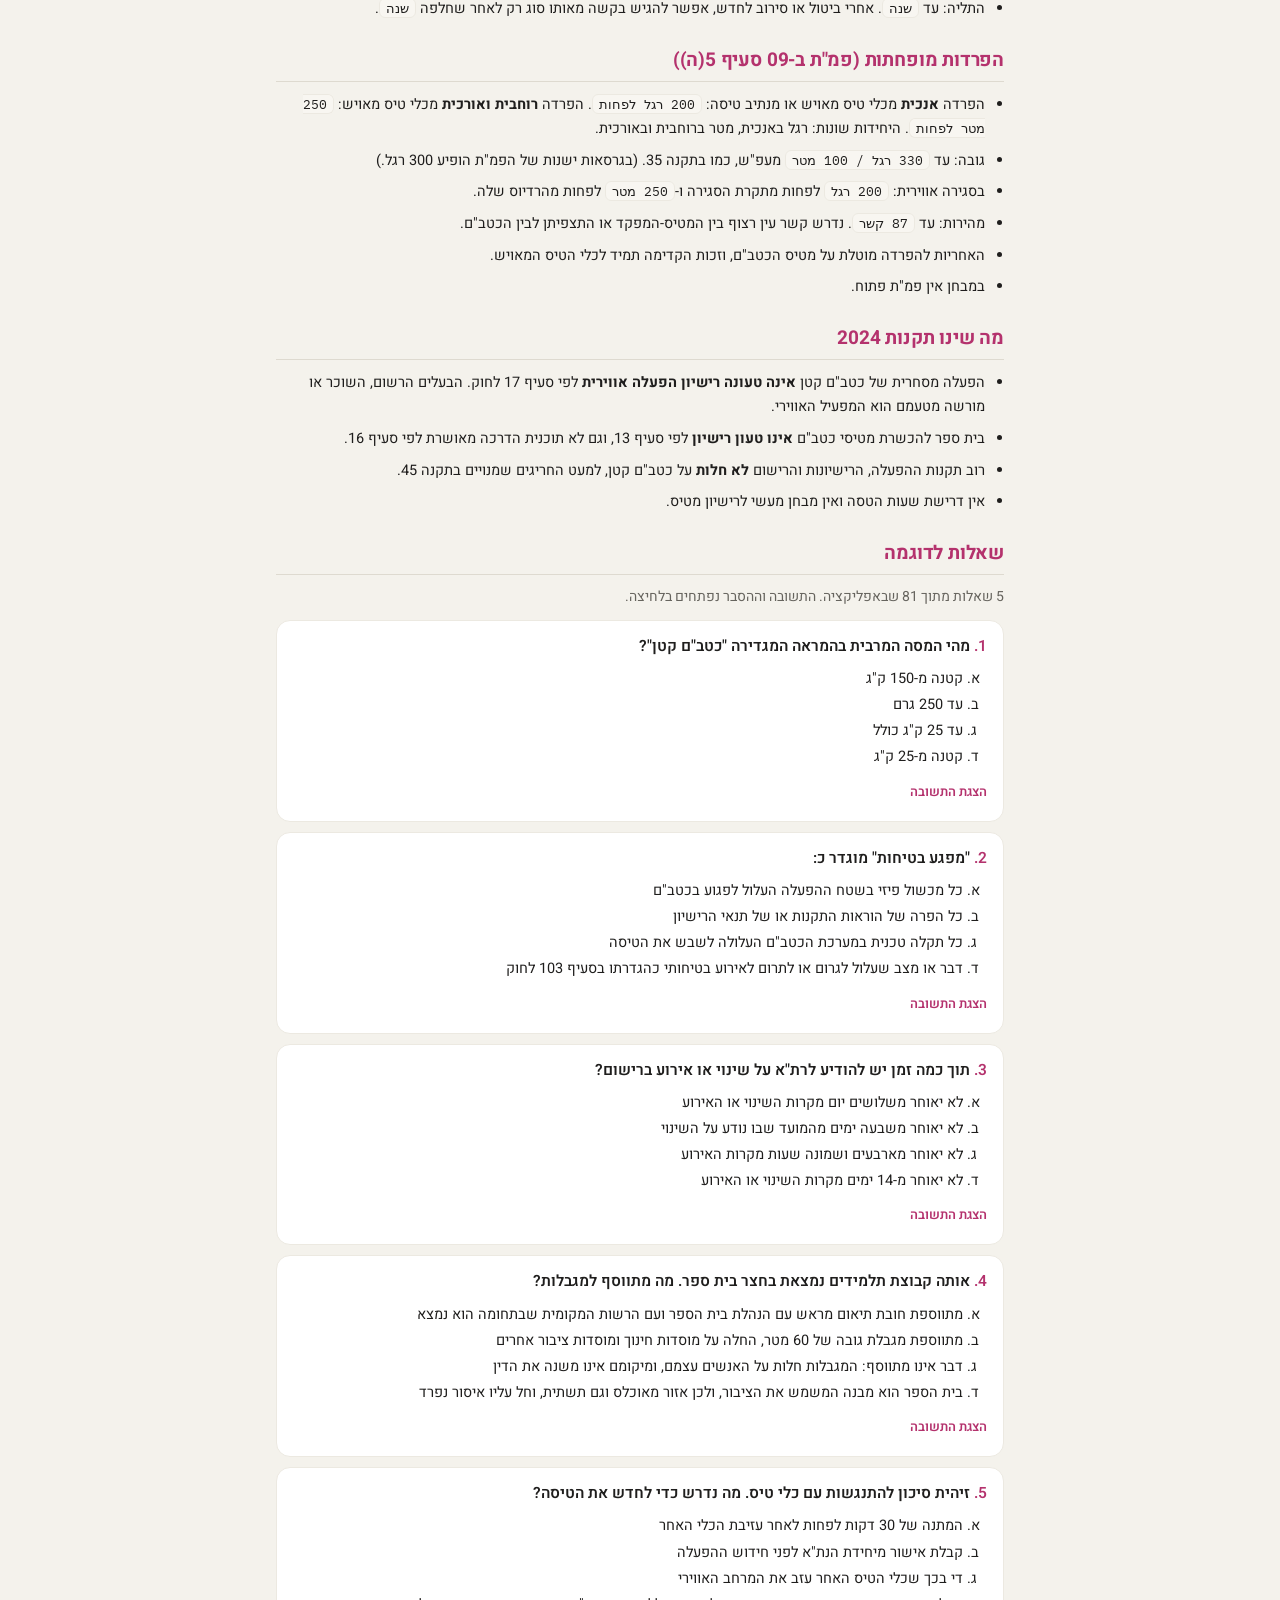
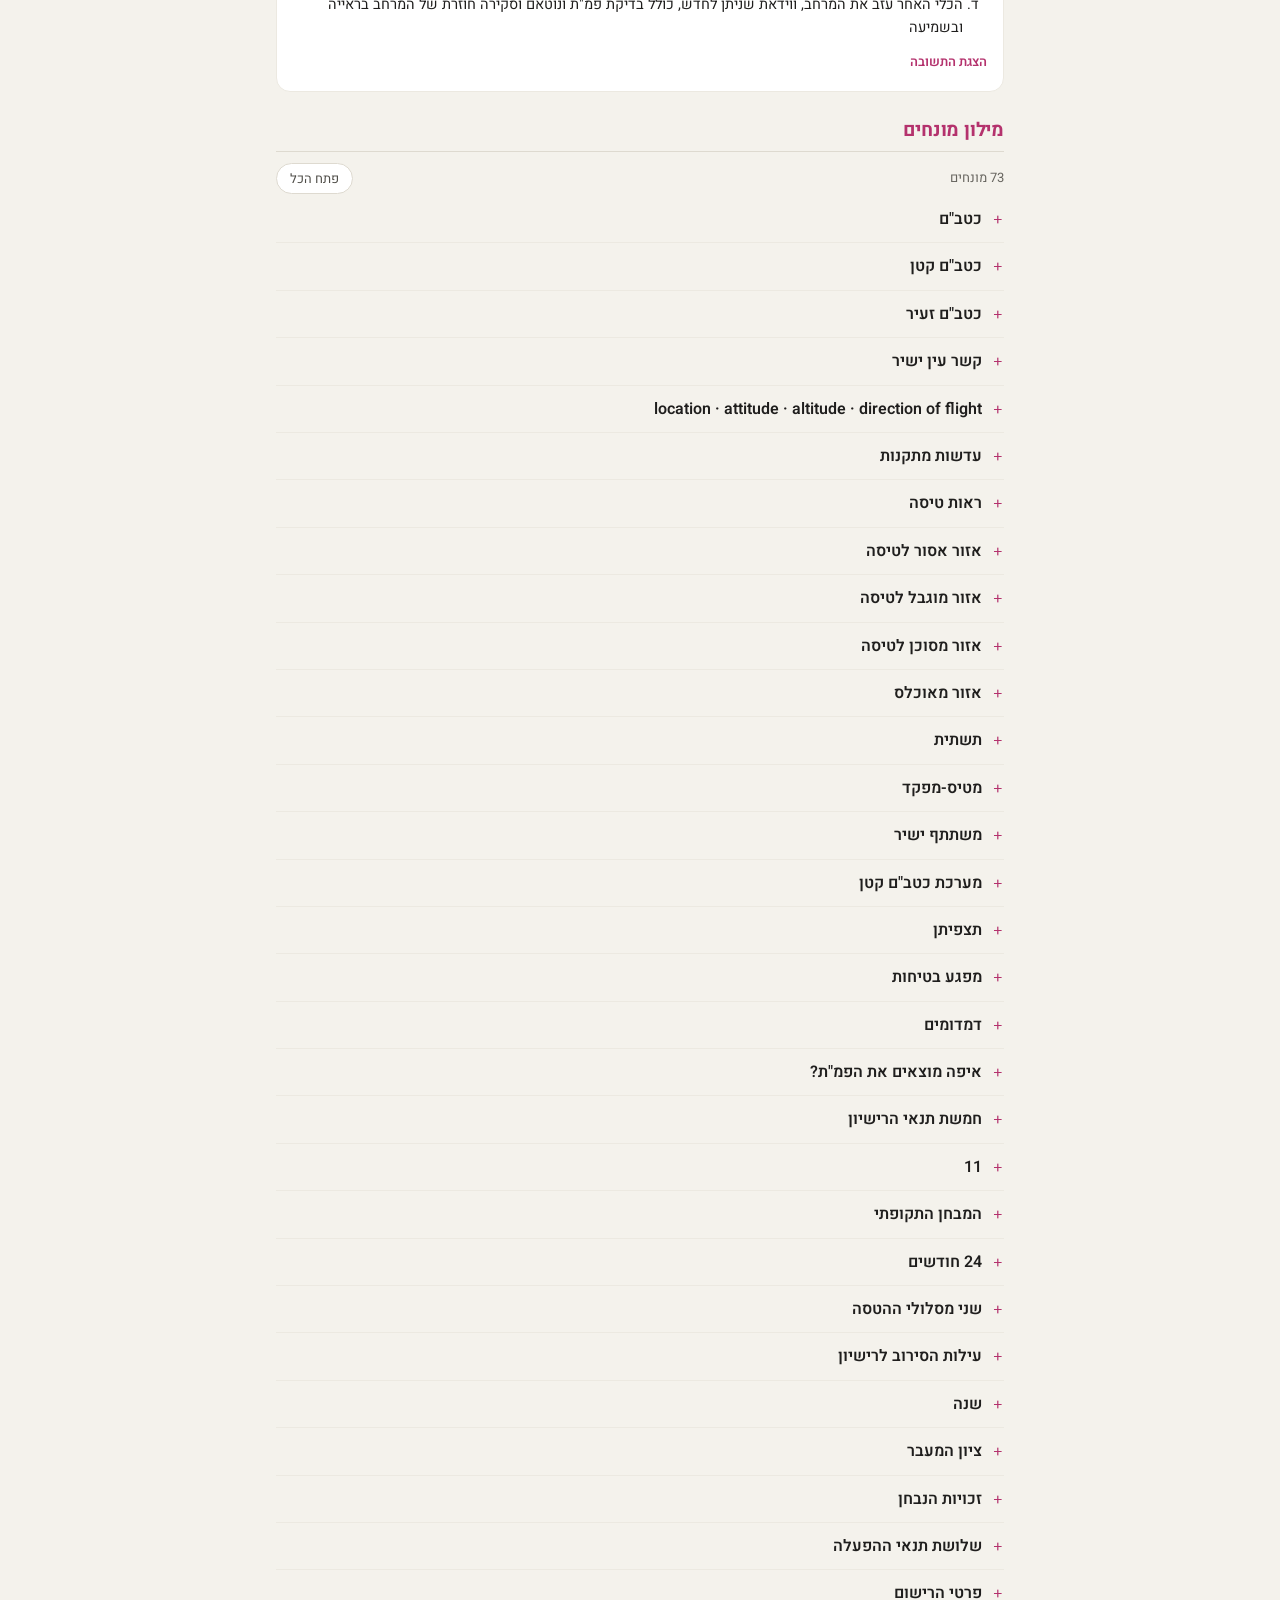
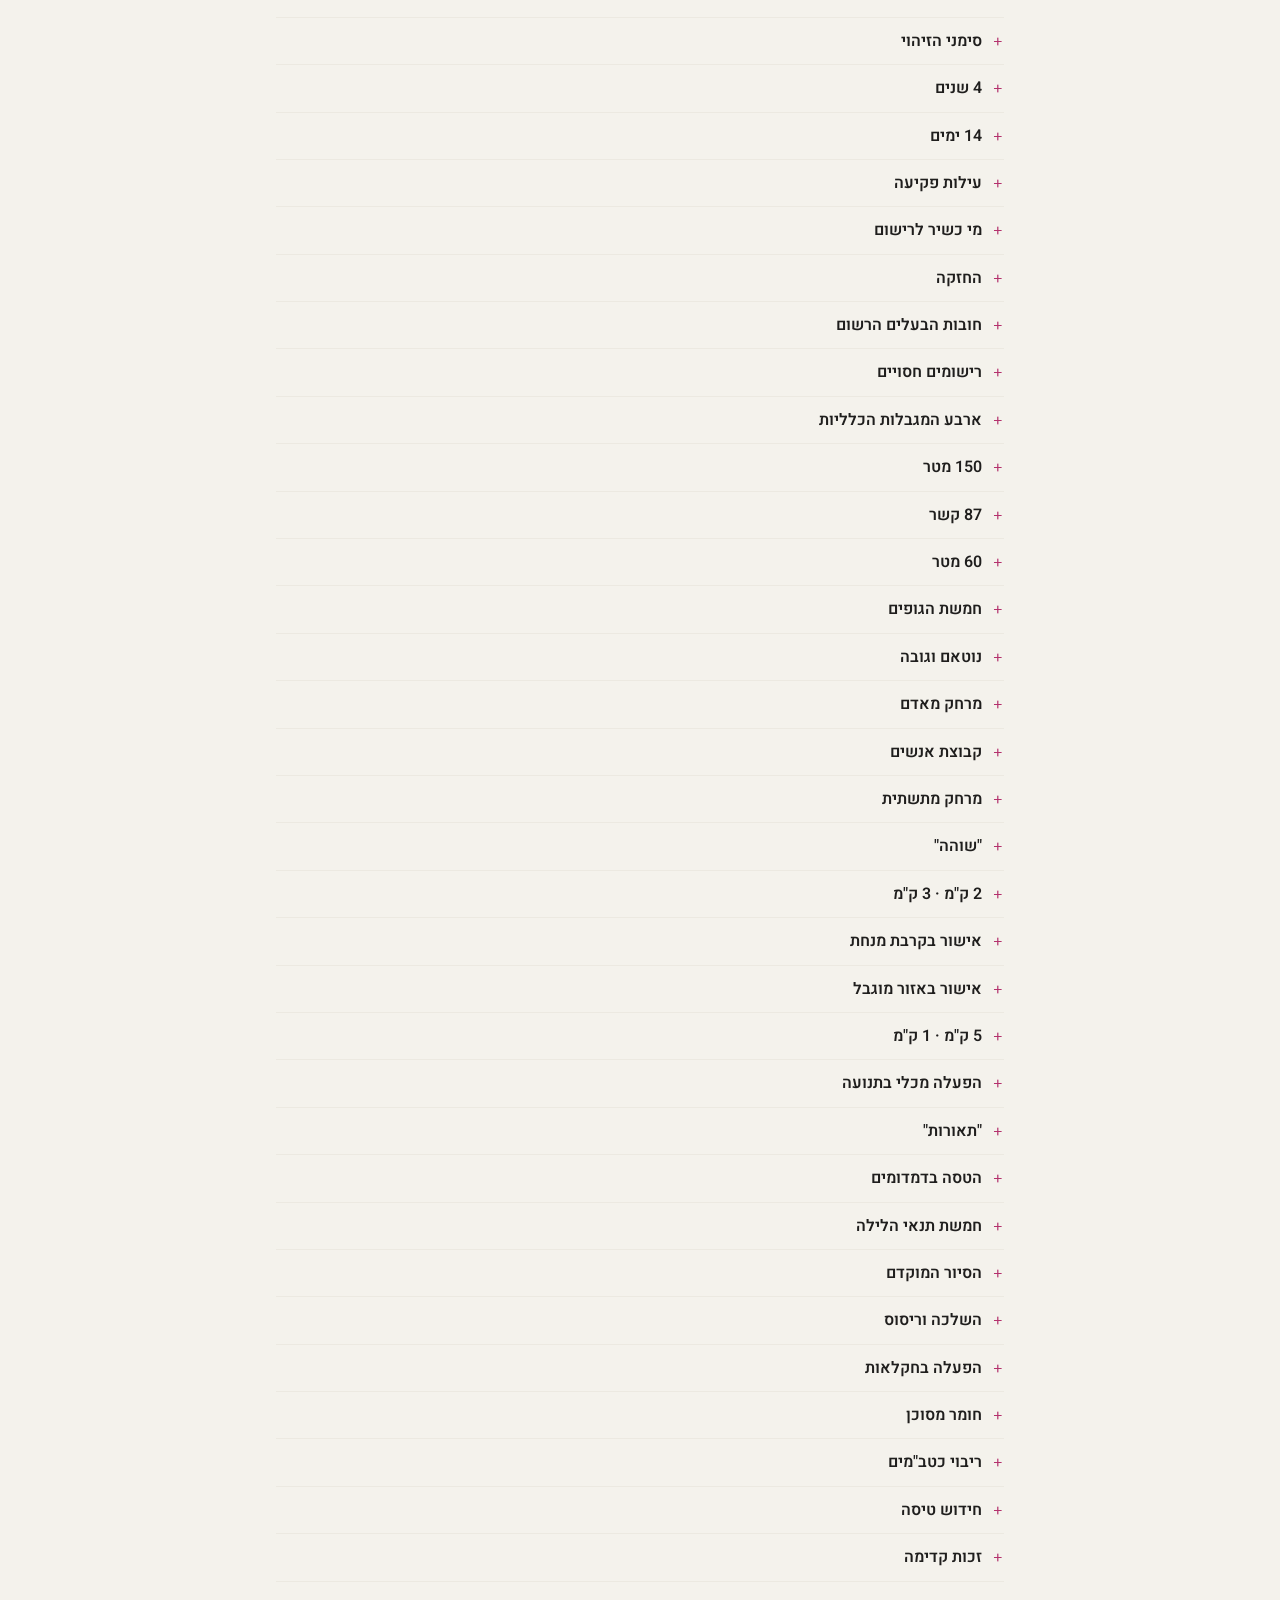
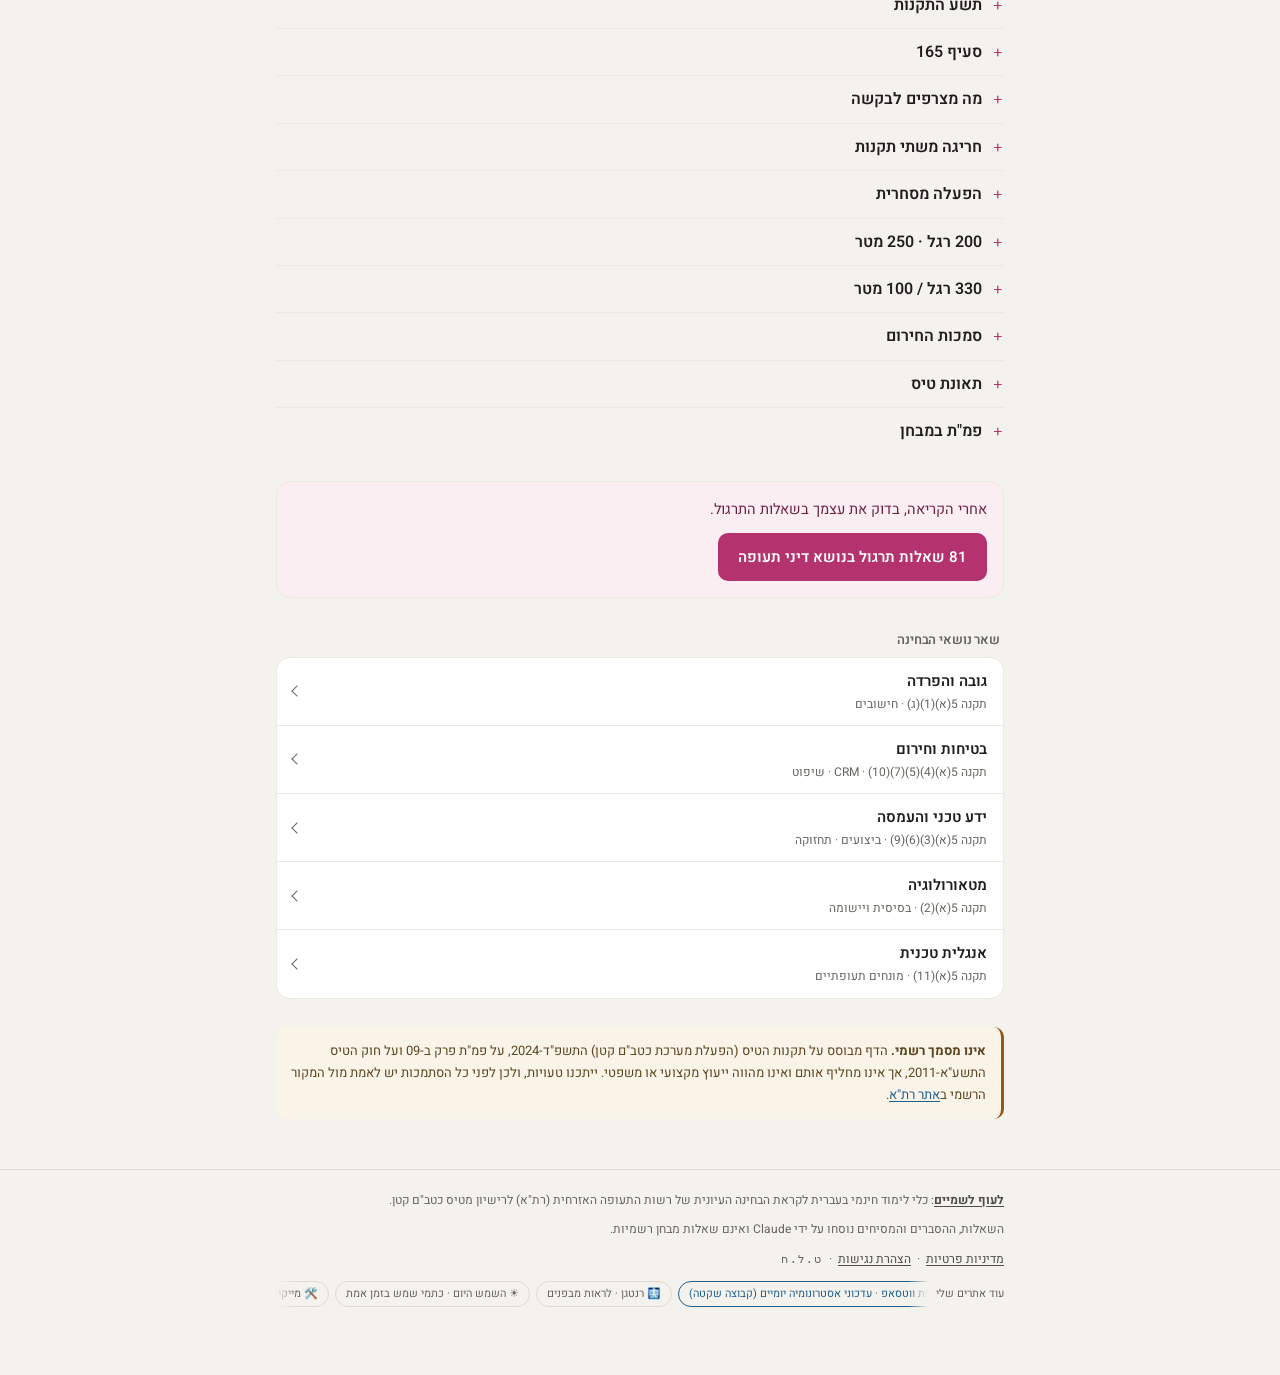
<file: aviation-law/index.html>
<!DOCTYPE html>
<html lang="he" dir="rtl">
<head>
<meta charset="utf-8">
<meta name="viewport" content="width=device-width, initial-scale=1, viewport-fit=cover">

<!-- נוצר על ידי tools/pages/render.js מתוך assets/js/data/ — אין לערוך ידנית. -->

<title>דיני תעופה לכטב&quot;ם קטן: הגדרות, רישוי ומגבלות | לעוף לשמיים</title>
<meta name="description" content="ההגדרות, תנאי הרישוי, מגבלות ההפעלה והמרחקים מתוך תקנות הטיס (הפעלת מערכת כטב&quot;ם קטן), התשפ&quot;ד-2024, עם הפניה לתקנה הספציפית בכל סעיף.">
<link rel="canonical" href="https://dronexam.co.il/aviation-law/">
<meta name="robots" content="index, follow, max-snippet:-1, max-image-preview:large">

<meta property="og:type" content="article">
<meta property="og:site_name" content="לעוף לשמיים">
<meta property="og:locale" content="he_IL">
<meta property="og:url" content="https://dronexam.co.il/aviation-law/">
<meta property="og:title" content="דיני תעופה לכטב&quot;ם קטן: הגדרות, רישוי ומגבלות | לעוף לשמיים">
<meta property="og:description" content="ההגדרות, תנאי הרישוי, מגבלות ההפעלה והמרחקים מתוך תקנות הטיס (הפעלת מערכת כטב&quot;ם קטן), התשפ&quot;ד-2024, עם הפניה לתקנה הספציפית בכל סעיף.">
<meta property="og:image" content="https://dronexam.co.il/assets/og/cover.jpg?v=3">
<meta property="og:image:width" content="1200">
<meta property="og:image:height" content="630">
<meta name="twitter:card" content="summary_large_image">
<meta name="twitter:image" content="https://dronexam.co.il/assets/og/cover.jpg?v=3">

<meta name="theme-color" content="#F4F2EC" media="(prefers-color-scheme: light)">
<meta name="theme-color" content="#1C1B19" media="(prefers-color-scheme: dark)">
<link rel="icon" href="../assets/icons/icon.svg" type="image/svg+xml">
<link rel="icon" href="../assets/icons/icon-32.png" type="image/png" sizes="32x32">
<link rel="icon" href="../assets/icons/icon-16.png" type="image/png" sizes="16x16">
<link rel="apple-touch-icon" href="../assets/icons/icon-192.png">

<link rel="preload" href="../assets/fonts/heebo-300-hebrew.woff2" as="font" type="font/woff2" crossorigin>
<link rel="preload" href="../assets/fonts/suezone-400-hebrew.woff2" as="font" type="font/woff2" crossorigin>
<link rel="stylesheet" href="../assets/css/style.css">
<link rel="stylesheet" href="../assets/css/a11y.css">
<link rel="stylesheet" href="../assets/css/page.css">

<!-- החלה מוקדמת של העדפות התצוגה — לפני הציור הראשון, כדי למנוע הבהוב.
     אם המשתמש בחר "בלי שמירה מקומית" אין מה לקרוא, ולכן אין מה להחיל. -->
<script>
try{
  var _r=document.documentElement,_t=null;
  var _p=localStorage.getItem('privacy:v1');
  if(!_p||JSON.parse(_p).local!==false){
    var _fs=localStorage.getItem('altimeter:fs');
    if(_fs==='m'||_fs==='l')_r.setAttribute('data-fs',_fs);
    _t=localStorage.getItem('altimeter:theme');
    var _a=localStorage.getItem('a11y:v1');
    if(_a){_a=JSON.parse(_a);
      if(_a.mode)_r.classList.add('a11y-'+_a.mode);
      ['links','readable','spacing','still','cursor','focus'].forEach(function(k){if(_a[k])_r.classList.add('a11y-'+k);});}
  }
  if(_t!=='light'&&_t!=='dark')_t=(window.matchMedia&&matchMedia('(prefers-color-scheme: dark)').matches)?'dark':'light';
  _r.setAttribute('data-theme',_t);
}catch(e){}
</script>

<script type="application/ld+json">
{
  "@context": "https://schema.org",
  "@graph": [
    {
      "@type": "Article",
      "@id": "https://dronexam.co.il/aviation-law/#article",
      "headline": "דיני תעופה: חומר הלימוד לבחינה העיונית למטיס כטב\"ם קטן",
      "description": "ההגדרות, תנאי הרישוי, מגבלות ההפעלה והמרחקים מתוך תקנות הטיס (הפעלת מערכת כטב\"ם קטן), התשפ\"ד-2024, עם הפניה לתקנה הספציפית בכל סעיף.",
      "inLanguage": "he-IL",
      "isAccessibleForFree": true,
      "about": {
        "@type": "Thing",
        "name": "דיני תעופה"
      },
      "isPartOf": {
        "@id": "https://dronexam.co.il/#website"
      },
      "image": "https://dronexam.co.il/assets/og/cover.jpg?v=3",
      "dateModified": "2026-09-29"
    },
    {
      "@type": "DefinedTermSet",
      "@id": "https://dronexam.co.il/aviation-law/#glossary",
      "name": "מילון מונחים: דיני תעופה",
      "inLanguage": "he-IL",
      "hasDefinedTerm": [
        {
          "@type": "DefinedTerm",
          "name": "כטב\"ם",
          "description": "כלי טיס המופעל בלא האפשרות של התערבות אנושית ישירה מתוך כלי הטיס או על גביו. משקל, סוג השלט ומטרת הטיסה לא משנים לעניין ההגדרה."
        },
        {
          "@type": "DefinedTerm",
          "name": "כטב\"ם קטן",
          "description": "כטב\"ם שמסתו בהמראה, כולל כל דבר שהוא נושא וכל דבר שמחובר אליו, קטנה מ-25 ק\"ג . הניסוח הוא \"קטנה מ\" ולא \"עד\", ולכן 25.0 ק\"ג בדיוק כבר מחוץ להגדרה."
        },
        {
          "@type": "DefinedTerm",
          "name": "כטב\"ם זעיר",
          "description": "מסה בהמראה, כולל נשוא ומחובר, של 250 גרם לכל היותר . כאן הניסוח כולל, בשונה מכטב\"ם קטן: 250 גרם בדיוק עדיין נחשב זעיר."
        },
        {
          "@type": "DefinedTerm",
          "name": "קשר עין ישיר",
          "description": "ראייה רציפה לאורך כל ההפעלה, בלי עזרה זולת עדשות מתקנות, שמאפשרת: (1) לקבוע מיקום, מצב ביחס לאופק, גובה וכיוון (2) לצפות במרחב ולאתר תנועה אווירית או מפגעי בטיחות, קרקעיים או אוויריים (3) להבטיח שההפעלה אינה מסכנת חיים או רכוש"
        },
        {
          "@type": "DefinedTerm",
          "name": "location · attitude · altitude · direction of flight",
          "description": "ארבעת המרכיבים בסעיף (1) של קשר עין ישיר: מיקום במרחב, מצב ביחס לאופק, גובה טיסה וכיוון טיסה. מהירות ומפלס סוללה לא מופיעים בהגדרה."
        },
        {
          "@type": "DefinedTerm",
          "name": "עדשות מתקנות",
          "description": "משקפיים או עדשות מגע : העזרה היחידה שמותרת לקיום קשר עין ישיר. קשר עין שמתקיים רק בעזרת משקפת, מסך FPV או אמצעי אופטי אחר אינו קשר עין ישיר."
        },
        {
          "@type": "DefinedTerm",
          "name": "ראות טיסה",
          "description": "המרחק האופקי הממוצע ממקום הימצאו של המטיס, שממנו ניתן לראות ולזהות (see and identify): ביום: עצם בולט אף אם אינו מואר בלילה: עצם בולט מואר"
        },
        {
          "@type": "DefinedTerm",
          "name": "אזור אסור לטיסה",
          "description": "מרחב אווירי בעל ממדים מוגדרים, כפי שפורסם בפמ\"ת או בנוטאם , שבו טיסת כלי טיס אסורה. הטסה בו מחייבת אישור מנהל רת\"א."
        },
        {
          "@type": "DefinedTerm",
          "name": "אזור מוגבל לטיסה",
          "description": "מרחב אווירי בעל ממדים מוגדרים, כפי שפורסם בפמ\"ת או בנוטאם , שבו טיסת כלי טיס מוגבלת בהתאם לתנאים שנקבעו לו."
        },
        {
          "@type": "DefinedTerm",
          "name": "אזור מסוכן לטיסה",
          "description": "מרחב אווירי שבו ייתכנו, בפרקי זמן מוגדרים , פעילויות מסוכנות לטיסת כלי טיס. הממד הזמני הוא מה שמייחד אותו. גם הוא מפורסם בפמ\"ת או בנוטאם."
        },
        {
          "@type": "DefinedTerm",
          "name": "אזור מאוכלס",
          "description": "מתחם בשטח יישוב המשמש בעיקר למגורים, לתעשייה, למסחר או לפנאי, לרבות מבנה המשמש את הציבור אף אם אינו משמש למגורים , ובכלל זה מוסדות לימוד ובתי חולים."
        },
        {
          "@type": "DefinedTerm",
          "name": "תשתית",
          "description": "כל אחד מאלה: • אזור מאוכלס • כל אתר שפגיעת כטב\"ם קטן בו עלולה לסכן חיים או רכוש של אדם הגדרה נפרדת: תשתית צבאית , כפי שפורסמה בפמ\"ת."
        },
        {
          "@type": "DefinedTerm",
          "name": "מטיס-מפקד",
          "description": "מי ש מונה לתפקיד לפי תקנה 21, בין שהוא משמש בפועל כמטיס של אותה מערכת ובין שלא. מטיס, לעומתו, הוא מי שמפעיל בפועל את ההגאים או את אמצעי השליטה."
        },
        {
          "@type": "DefinedTerm",
          "name": "משתתף ישיר",
          "description": "אדם החיוני להפעלה הבטוחה שקיבל מהמטיס-המפקד את המידע שבתקנה 22(ב)(4) . מי שלא קיבל את התדריך אינו משתתף ישיר, גם אם הוא קרוב למקום או מכיר את המטיס. לפי תקנה 32(א)(2) משתתף ישיר פטור ממגבלת המרחק מאדם."
        },
        {
          "@type": "DefinedTerm",
          "name": "מערכת כטב\"ם קטן",
          "description": "הכטב\"ם הקטן והרכיבים המשויכים אליו : עמדת שליטה, קישורי תקשורת ורכיבים המשמשים לשליטה, ככל שהם נדרשים להפעלה בטוחה ויעילה."
        },
        {
          "@type": "DefinedTerm",
          "name": "תצפיתן",
          "description": "אדם ש הציב הבעלים הרשום בתפקיד זה, כדי לסייע למטיס-המפקד ולמטיס. הבעלים ממנה אותו, והמטיס-המפקד אחראי לוודא שהוא מקיים קשר עין."
        },
        {
          "@type": "DefinedTerm",
          "name": "מפגע בטיחות",
          "description": "דבר או מצב שעלול לגרום או לתרום לאירוע בטיחותי כהגדרתו בסעיף 103 לחוק הטיס. המילה \"לתרום\" מרחיבה את ההגדרה: המפגע לא חייב להיות הגורם היחיד."
        },
        {
          "@type": "DefinedTerm",
          "name": "דמדומים",
          "description": "דמדומי בוקר (morning civil twilight) או דמדומי ערב (evening civil twilight), כפי שפורסמו בפמ\"ת . לדמדומים יש דרישות תאורה משלהם לפי תקנה 26(א)."
        },
        {
          "@type": "DefinedTerm",
          "name": "איפה מוצאים את הפמ\"ת?",
          "description": "פמ\"ת (פרסום מידע תעופתי): מידע קבוע, באתר רשות התעופה האזרחית. NOTAM (Notice to Airmen): מידע זמני, באתר רשות שדות התעופה. שני הפרסומים זמינים באינטרנט, ויש לבדוק את שניהם לפני הפעלה. במבחן אין פמ\"ת פתוח."
        },
        {
          "@type": "DefinedTerm",
          "name": "חמשת תנאי הרישיון",
          "description": "1. מלאו 16 שנים 2. אזרח ישראלי או תושב 3. קורא, מדבר ומבין עברית ואנגלית טכנית תעופתית 4. מעבר מבחן בידע תעופתי לפי תקנה 5(א) 5. הגשת בקשה מקוונת אין דרישת שעות הטסה ואין מבחן מעשי."
        },
        {
          "@type": "DefinedTerm",
          "name": "11",
          "description": "מספר תחומי הידע במבחן הראשוני : דיני תעופה; מטאורולוגיה בסיסית; העמסה; בטיחות וחירום; CRM; ביצועי המערכת; קבלת החלטות ושיפוט; הפעלה בשדה תעופה, מנחת או שטח הפעלה; תחזוקה וביקורת; לילה; אנגלית טכנית."
        },
        {
          "@type": "DefinedTerm",
          "name": "המבחן התקופתי",
          "description": "רק חמישה מתוך 11: (1) דיני תעופה; (4) בטיחות וחירום; (5) CRM; (8) שדה תעופה, מנחת או שטח הפעלה; (9) תחזוקה. אין בו מטאורולוגיה, העמסה, ביצועים, שיפוט, לילה ואנגלית . התקופתי נערך באופן מקוון, והראשוני בכתב."
        },
        {
          "@type": "DefinedTerm",
          "name": "24 חודשים",
          "description": "החלון שבו חייב להיערך המבחן: 24 החודשים שקדמו לטיסה . זה חלון נע שנמדד ממועד הטיסה, ולא שנתיים קלנדריות. החריג היחיד: מי שמטיס לפי תקנה 2(א)(2), תחת פיקוח ישיר."
        },
        {
          "@type": "DefinedTerm",
          "name": "שני מסלולי ההטסה",
          "description": "(1) רישיון מטיס תקף, ידע תעופתי עדכני, והרישיון או העתקו בידך (2) גיל 16, הפעלה כללית בלבד, ופיקוח ישיר של מטיס-מפקד תקנה 2(ב): מטיס-מפקד חייב במסלול הראשון."
        },
        {
          "@type": "DefinedTerm",
          "name": "עילות הסירוב לרישיון",
          "description": "(1) מסירת מידע כוזב או שגוי בבקשה (2) חשש להפעלה מסכנת, ובכלל זה הפרת הוראות לפי החוק, או הפגנת חוסר מיומנות, כישורים לקויים או ידע מקצועי חסר"
        },
        {
          "@type": "DefinedTerm",
          "name": "שנה",
          "description": "התקופה המרבית שבה אפשר לקבוע, אחרי סירוב, שלא תידרש בקשה חדשה לרישיון. השנה נמנית מיום הגשת הבקשה . אותה תקופה מרבית חלה גם על פסילה בשל העתקה (תקנה 7) ועל התליית הרשאה מיוחדת (תקנה 43)."
        },
        {
          "@type": "DefinedTerm",
          "name": "ציון המעבר",
          "description": "לא קבוע בתקנות. המנהל מפרסם אותו באתר האינטרנט של הרשות לגבי כל מבחן. התוצאה נמסרת לנבחן בתוך 7 ימים ממועד המבחן."
        },
        {
          "@type": "DefinedTerm",
          "name": "זכויות הנבחן",
          "description": "• עיון במבחן במשרדי הרשות, במועד שהורה המנהל • השגה מקוונת בתוך 7 ימים מהיום שבו נודעה התוצאה • מבחן חוזר אם ההשגה נמצאה מוצדקת, האגרה מוחזרת."
        },
        {
          "@type": "DefinedTerm",
          "name": "שלושת תנאי ההפעלה",
          "description": "(1) רשום ובעל תעודת רישום תקפה (2) מסומן בסימני זיהוי כמפורט בתעודה (3) התעודה או העתקה בידך, להצגה לפני מי שמוסמך \"העתק\" כולל העתק מקוון, כך שעותק בטלפון מספיק."
        },
        {
          "@type": "DefinedTerm",
          "name": "פרטי הרישום",
          "description": "פרטי היצרן, דגם, המסה המרבית ומספר מזהה. סדר העדיפויות למספר המזהה: מספר ייחודי שהכטב\"ם משדר; אם אין, מספר סידורי מהיצרן; אם אין, מספר סידורי של בקר הטיסה; ואם אין, מספר סידורי של אחד המנועים."
        },
        {
          "@type": "DefinedTerm",
          "name": "סימני הזיהוי",
          "description": "על משטח חיצוני של גוף הכטב\"ם, גלויים וקריאים למי שאוחז בכטב\"ם, וקבועים בכל הפעלה ולאורך כולה. הבעלים הרשום חייב להבטיח שהתנאים מתקיימים בכל עת."
        },
        {
          "@type": "DefinedTerm",
          "name": "4 שנים",
          "description": "תוקף תעודת הרישום . אפשר להאריך אותה לתקופות נוספות של 4 שנים, והבקשה מוגשת בתוך שישה חודשים לפני תום התוקף. המנהל מוסר החלטה בתוך 7 ימים."
        },
        {
          "@type": "DefinedTerm",
          "name": "14 ימים",
          "description": "המועד להודעה מקוונת לרת\"א על שינוי או אירוע. הוא נמנה מקרות השינוי או האירוע, ולא מהרגע שנודע לך. חל על שינוי פרט בבקשת הרישום ועל אירוע שמביא לפקיעה או לביטול."
        },
        {
          "@type": "DefinedTerm",
          "name": "עילות פקיעה",
          "description": "• חדלה הכשירות לרישום • הבעלים נפטר, או התאגיד פורק • הכטב\"ם נמכר, נהרס, אבד, נגנב, או עבר לשימוש קבוע בידי מי שאינו הבעלים הרשום"
        },
        {
          "@type": "DefinedTerm",
          "name": "מי כשיר לרישום",
          "description": "אזרח ישראלי או תושב, או תאגיד שהתאגד בישראל ונמצא בשליטת אזרח או תושב. בנוסף, המנהל לא ירשום כטב\"ם על שמו של יחיד שטרם מלאו לו 16 ."
        },
        {
          "@type": "DefinedTerm",
          "name": "החזקה",
          "description": "חזקה ש כטב\"ם קטן הופעל בידי בעליו הרשום , אלא אם עורר הבעלים ספק סביר. נטל ההוכחה מוטל על הבעלים, ולכן תקנה 17 חשובה לו במיוחד."
        },
        {
          "@type": "DefinedTerm",
          "name": "חובות הבעלים הרשום",
          "description": "• לבדוק, עובר להפעלה, שהאדם רשאי להפעיל לפי התקנות • אם נודע לו שהאדם הפעיל או מפעיל שלא לפי התקנות, לא ירשה לו להפעיל או להמשיך להפעיל"
        },
        {
          "@type": "DefinedTerm",
          "name": "רישומים חסויים",
          "description": "רישומי הרשות להגנה על עדים ו שירות בתי הסוהר אינם פתוחים לעיון הציבור. רשימה אחרת וארוכה יותר מופיעה בתקנה 41, לעניין אי-פרסום הרשאות מיוחדות."
        },
        {
          "@type": "DefinedTerm",
          "name": "ארבע המגבלות הכלליות",
          "description": "87 קשר ביחס לקרקע 100 מטר מעל פני השטח (או 60 אם נקבע בפמ\"ת) 3 ק\"מ ראות טיסה 150 מטר מתחת לענן המגבלות מצטברות: אם אחת מהן לא מתקיימת, אסור להטיס."
        },
        {
          "@type": "DefinedTerm",
          "name": "150 מטר",
          "description": "המרחק המזערי בין הכטב\"ם לענן נמדד מתחת לענן . זה לא מרחק לכל כיוון, וגם לא סתם \"במישור האנכי\"."
        },
        {
          "@type": "DefinedTerm",
          "name": "87 קשר",
          "description": "המהירות המרבית ביחס לקרקע (ground speed). ברוח גב אפשר לחרוג מהמגבלה גם כשהמהירות האווירית של הרחפן נמוכה."
        },
        {
          "@type": "DefinedTerm",
          "name": "60 מטר",
          "description": "התקרה החלופית, כאשר נקבע כך בפמ\"ת לגבי המקום. הקביעה ושינויה טעונים את הסכמת מי שמפקד חיל האוויר הסמיכו לכך."
        },
        {
          "@type": "DefinedTerm",
          "name": "חמשת הגופים",
          "description": "משטרת ישראל, שב\"ס, רשות הכבאות וההצלה, הרשות להגנה על עדים ומשמר הכנסת. הם רשאים להטיס עד 100 מ׳ גם היכן שנקבע בפמ\"ת גובה נמוך יותר, במסגרת תפקידם ובתנאי שיש נהלים מוסכמים עם חיל האוויר ."
        },
        {
          "@type": "DefinedTerm",
          "name": "נוטאם וגובה",
          "description": "אם נקבע בנוטאם גובה נמוך מ-100 מטרים, לא יטיס אדם בתקופת תוקפו בגובה העולה עליו. הכלל חל גם על חמשת הגופים."
        },
        {
          "@type": "DefinedTerm",
          "name": "מרחק מאדם",
          "description": "לא קטן מ גובה הטיסה או מ-50 מטרים, לפי הגדול שבהם. בגובה 30 מטר: 50 מ׳. בגובה 70 מטר: 70 מ׳. המרחק אף פעם לא קטן מ-50. חריג: משתתף ישיר."
        },
        {
          "@type": "DefinedTerm",
          "name": "קבוצת אנשים",
          "description": "מספר האנשים לא משנה. הכלל זהה לאדם אחד ולשישים: • מעליהם : אסור • מרחק אופקי : גובה הטיסה או 50 מ׳, לפי הגדול ואם הם בחצר בית ספר? מוסד לימוד הוא מבנה המשמש את הציבור, ולכן אזור מאוכלס וגם תשתית, ונוספת המגבלה של תשתית."
        },
        {
          "@type": "DefinedTerm",
          "name": "מרחק מתשתית",
          "description": "לא קטן מ גובה הטיסה , בלי רצפת 50 המטרים שחלה על אדם. חריגים: התשתית בבעלות המטיס או בחזקתו, או שהבעלים או המחזיק הסכים."
        },
        {
          "@type": "DefinedTerm",
          "name": "\"שוהה\"",
          "description": "לעניין כטב\"ם זעיר מעל אדם או רכב: לרבות מרחף, טס באופן חוזר או במעגלים . מעל אדם בשטח פתוח מותר מעבר קצר וחד-פעמי בטיסה מנקודה לנקודה."
        },
        {
          "@type": "DefinedTerm",
          "name": "2 ק\"מ · 3 ק\"מ",
          "description": "2 ק\"מ מכל נקודה על מסלול שדה תעופה או מנחת (או יותר, אם נקבע בפמ\"ת) 3 ק\"מ מכל נקודה על מסלול של תשתית צבאית בנוסף, אסור להטיס באזור פיקוח, אזור פיקוח שדה או אזור שדה."
        },
        {
          "@type": "DefinedTerm",
          "name": "אישור בקרבת מנחת",
          "description": "אישור מראש מיחידת הנת\"א המתאימה או ממי שנקבע בפמ\"ת. במנחת צריך גם להודיע למפעיל המנחת. הדרישה הזאת קיימת רק במנחתים."
        },
        {
          "@type": "DefinedTerm",
          "name": "אישור באזור מוגבל",
          "description": "לפי התנאים שנקבעו לאזור, או באישור שלושה גורמים: הגורם השולט, הגורם המשתמש ויחידת הנת\"א המתאימה. באזור אסור או מסוכן נדרש אישור מנהל רת\"א."
        },
        {
          "@type": "DefinedTerm",
          "name": "5 ק\"מ · 1 ק\"מ",
          "description": "5 ק\"מ מאתר שבו כלי טיס של משטרה, משמר הכנסת, צה\"ל, שב\"ס או גוף הצלה מסייעים בטיפול באירוע 1 ק\"מ כשמדובר בכלי טיס של משמר הכנסת או של שב\"ס בשני המקרים, אישור הגורם מתיר את ההטסה."
        },
        {
          "@type": "DefinedTerm",
          "name": "הפעלה מכלי בתנועה",
          "description": "מכלי טיס או כלי רחיפה מאוישים בתנועה: אסור בכל מקרה. מכלי רכב או כלי שיט בתנועה, ממונעים או לא: אסור, אלא אם ההפעלה מעל אזור שאינו מאוכלס ."
        },
        {
          "@type": "DefinedTerm",
          "name": "\"תאורות\"",
          "description": "תאורות למניעת התנגשות (anti-collision lights) בצבע אדום או לבן , המקובעות על גבי הכטב\"ם. בזמן ההפעלה הן דולקות ומהבהבות, וההבהוב נראה מ-5 ק\"מ לפחות."
        },
        {
          "@type": "DefinedTerm",
          "name": "הטסה בדמדומים",
          "description": "דרישה אחת : תאורות מהבהבות דולקות הנראות מ-5 ק\"מ, וקשר עין ישיר עם התאורות במשך הטיסה. חמשת תנאי הלילה לא חלים בדמדומים."
        },
        {
          "@type": "DefinedTerm",
          "name": "חמשת תנאי הלילה",
          "description": "1. תצפיתן אחד לפחות, לאורך כל ההפעלה 2. אזור מואר, או סיור מוקדם באור יום 3. תאורות דולקות וקשר עין איתן 4. עד 500 מטר מהמטיס 5. יכולת נחיתה או חזרה לאתר ההמראה, מיידית ואוטומטית"
        },
        {
          "@type": "DefinedTerm",
          "name": "הסיור המוקדם",
          "description": "באור יום ובסמוך לפני מועד הטיסה , כולל סקירת מפגעי בטיחות ומכשולים. אם נמצאו כאלה, מביאים אותם בחשבון בתכנון (22(ב)(1)) ומוסרים עליהם מידע לכל משתתף ישיר (22(ב)(4))."
        },
        {
          "@type": "DefinedTerm",
          "name": "השלכה וריסוס",
          "description": "אסור להשליך חפץ או לרסס חומר מכטב\"ם, ואסור למטיס-המפקד להתיר זאת, אם יש בכך כדי לסכן חיים או רכוש של אחר . האיסור תלוי בסיכון, והוא חל גם על מי שמשליך או מרסס וגם על המטיס-המפקד שמתיר."
        },
        {
          "@type": "DefinedTerm",
          "name": "הפעלה בחקלאות",
          "description": "שני תנאים מצטברים: • אישור המנהל, לאחר הוכחת ידע מקצועי לפי תקנה 209(ב)(1) עד (4) לתקנות ההפעלה • הפעלה לפי תקנות 216 ו-217 לתקנות ההפעלה"
        },
        {
          "@type": "DefinedTerm",
          "name": "חומר מסוכן",
          "description": "לא יפעיל אדם כטב\"ם קטן הנושא מטען שהוא חומר מסוכן. החריג היחיד: הרשאה מיוחדת לפי תקנה 37(ב)(7), ורק לעניין חקלאות לפי תקנה 24(ג)."
        },
        {
          "@type": "DefinedTerm",
          "name": "ריבוי כטב\"מים",
          "description": "לא ישמש אדם כמטיס-מפקד, מטיס או תצפיתן לגבי יותר מכטב\"ם קטן אחד באותו זמן, בין באותו תפקיד ובין בתפקידים שונים ."
        },
        {
          "@type": "DefinedTerm",
          "name": "חידוש טיסה",
          "description": "נוחתים מיד. מחדשים רק כשמתקיימים שני התנאים: • הכלי האחר עזב את המרחב • נבדקו הפמ\"ת והנוטאם, כולל נתיבי טיסה ואזורי אימון, והמרחב נסקר בראייה ובשמיעה"
        },
        {
          "@type": "DefinedTerm",
          "name": "זכות קדימה",
          "description": "לכל כלי טיס מאויש ולכל כלי רחיפה מאויש. צריך לפנות את המרחב סביבו ולהימנע מלעבור מעליו, מתחתיו או לפניו."
        },
        {
          "@type": "DefinedTerm",
          "name": "תשע התקנות",
          "description": "2(ב) רישיון · 25 הפעלה מכלי בתנועה · 26(ג)(4) 500 מ׳ בלילה · 27 קשר עין · 28 תצפיתן · 29 ריבוי כטב\"מים · 30 חקלאות לפי 24(ג) · 32 מעל אדם או תשתית · 35 מגבלות כלליות הרשימה סגורה. לחריגה מתקנה אחרת צריך פטור לפי סעיף 165 לחוק."
        },
        {
          "@type": "DefinedTerm",
          "name": "סעיף 165",
          "description": "הדרך לבקש פטור מתקנה שאינה ברשימת ההרשאה המיוחדת. זה הליך נפרד מבקשה להרשאה להפעלה מיוחדת."
        },
        {
          "@type": "DefinedTerm",
          "name": "מה מצרפים לבקשה",
          "description": "• תיאור מפורט של ההפעלה והתקנה • מידע על תיכון (design) המערכת ומאפייניה • ניהול סיכונים מפורט • פרטי פטור לפי סעיף 165, אם ניתן • כל פרט נוסף שיורה המנהל"
        },
        {
          "@type": "DefinedTerm",
          "name": "חריגה משתי תקנות",
          "description": "אסורה בו-זמנית , אלא אם המנהל אישר זאת בהרשאה אחת שניתנה על בקשה שפורטו בה כל התקנות. שתי הרשאות נפרדות לא מצטרפות להיתר לחריגה משולבת."
        },
        {
          "@type": "DefinedTerm",
          "name": "הפעלה מסחרית",
          "description": "אינה טעונה רישיון הפעלה אווירית לפי סעיף 17 לחוק. הבעלים הרשום, השוכר או מורשה מטעמם הוא המפעיל האווירי לעניין החוק. זה אחד השינויים הגדולים של תקנות 2024."
        },
        {
          "@type": "DefinedTerm",
          "name": "200 רגל · 250 מטר",
          "description": "הפרדות מופחתות: אנכית, מכלי טיס מאויש או מנתיב טיסה: לא תקטן מ- 200 רגל רוחבית ואורכית מכלי טיס מאויש: לא תקטן מ- 250 מטר היחידות שונות: רגל בהפרדה האנכית, מטרים ברוחבית ובאורכית."
        },
        {
          "@type": "DefinedTerm",
          "name": "330 רגל / 100 מטר",
          "description": "הגובה המרבי מעפ\"ש בטיסה ב הפרדות מופחתות , אותה תקרה של תקנה 35, רק ברגל. בנוסף: קשר עין רצוף ומהירות עד 87 קשר. האחריות להפרדה מוטלת על מטיס הכטב\"ם. בגרסאות ישנות של הפמ\"ת הופיע 300 רגל."
        },
        {
          "@type": "DefinedTerm",
          "name": "סמכות החירום",
          "description": "המטיס-המפקד יבצע פעולה מיידית להגנה על חיי אדם או על הבטיחות, גם בסטייה מהוראת כל דין . אחר כך עליו לדווח למנהל בכתב ובאופן מקוון, תוך 96 שעות , ולתאר בפירוט את הנסיבות."
        },
        {
          "@type": "DefinedTerm",
          "name": "תאונת טיס",
          "description": "מספיק אחד משלושה: • אדם נהרג או נפצע קשה • נגרם לכלי נזק חמור או נזק מבני • הכלי נעדר או שלא ניתן להגיע אליו"
        },
        {
          "@type": "DefinedTerm",
          "name": "פמ\"ת במבחן",
          "description": "אין פמ\"ת פתוח במבחן. את ערכי ההפרדה ואת שיטת החישוב צריך לדעת בעל פה."
        }
      ]
    },
    {
      "@type": "BreadcrumbList",
      "itemListElement": [
        {
          "@type": "ListItem",
          "position": 1,
          "name": "לעוף לשמיים",
          "item": "https://dronexam.co.il/"
        },
        {
          "@type": "ListItem",
          "position": 2,
          "name": "דיני תעופה",
          "item": "https://dronexam.co.il/aviation-law/"
        }
      ]
    }
  ]
}
</script>
</head>
<body class="doc">

<a class="skip" href="#doc">דלג לתוכן</a>

<header class="band">
  <div class="wrap">
    <a class="brand" href="../">
      <img class="brand-mark" src="../assets/icons/icon.svg" alt="" width="34" height="34">
      <span class="band-txt"><span class="ttl">לעוף לשמיים</span><span class="cs">מבחן רת"א למטיס כטב"ם קטן</span></span>
    </a>
    <div class="band-tools"><button type="button" class="icon-btn" data-theme-toggle aria-pressed="false" title="מעבר לתצוגה כהה">
        <svg class="i-moon" viewBox="0 0 24 24" aria-hidden="true"><path d="M20 14.5A8.5 8.5 0 0 1 9.5 4a8.5 8.5 0 1 0 10.5 10.5z"/></svg>
        <svg class="i-sun" viewBox="0 0 24 24" aria-hidden="true"><circle cx="12" cy="12" r="4"/><path d="M12 2v2M12 20v2M4.9 4.9l1.4 1.4M17.7 17.7l1.4 1.4M2 12h2M20 12h2M4.9 19.1l1.4-1.4M17.7 6.3l1.4-1.4"/></svg>
        <span class="sr-only">תצוגה כהה</span>
      </button></div>
  </div>
</header>

<main class="wrap doc-main" id="doc">

  <nav class="crumb" aria-label="נתיב">
    <a href="../">בית</a> <span aria-hidden="true">›</span> <span>דיני תעופה</span>
  </nav>

  <h1>דיני תעופה: חומר הלימוד לבחינה העיונית למטיס כטב&quot;ם קטן</h1>
  <p class="lede">ההגדרות, תנאי הרישוי, מגבלות ההפעלה והמרחקים מתוך תקנות הטיס (הפעלת מערכת כטב"ם קטן), התשפ"ד-2024, עם הפניה לתקנה הספציפית בכל סעיף.</p>

  <div class="factbar">
    <div><b>80</b><span>פריטי סיכום</span></div>
    <div><b>73</b><span>הגדרות</span></div>
    <div><b>81</b><span>שאלות תרגול</span></div>
  </div>
  <p class="srcline">תקנה 5(א)(1) · הגדרות · רישוי · מגבלות</p>

  <aside class="cta">
    <p>הדף הזה הוא חומר העיון. <b>81 שאלות תרגול בנושא</b>, עם הסבר ומקור
    לכל אחת, נמצאות באפליקציה, ושם גם &quot;מד כשירות&quot; שעוקב אחרי ההתקדמות שלך.</p>
    <a class="btn mag" href="../">פתח את התרגול</a>
  </aside>

  <nav class="toc" aria-label="תוכן העניינים">
    <h2>בדף הזה</h2>
    <ol>
      <li><a href="#s-1">הגדרות: המונחים והמספרים</a></li>
      <li><a href="#s-2">קשר עין ישיר: שלושה סעיפים</a></li>
      <li><a href="#s-3">שלושת האזורים ומה מבדיל ביניהם</a></li>
      <li><a href="#s-4">רישוי: חמישה תנאים, בלי מבחן מעשי</a></li>
      <li><a href="#s-5">אחד עשר תחומי המבחן (תקנה 5(א))</a></li>
      <li><a href="#s-6">המבחן עצמו ואיך עונים עליו</a></li>
      <li><a href="#s-7">רישום: ארבעה מספרים וסדר עדיפויות אחד</a></li>
      <li><a href="#s-8">ארבע המגבלות הכלליות (תקנה 35(א))</a></li>
      <li><a href="#s-9">מרחקים: הטבלה המלאה</a></li>
      <li><a href="#s-10">לילה: חמישה תנאים; דמדומים: תנאי אחד</a></li>
      <li><a href="#s-11">הרשאה להפעלה מיוחדת: רשימה סגורה</a></li>
      <li><a href="#s-12">הפרדות מופחתות (פמ&quot;ת ב-09 סעיף 5(ה))</a></li>
      <li><a href="#s-13">מה שינו תקנות 2024</a></li>
      <li><a href="#sample">שאלות לדוגמה (5)</a></li>
      <li><a href="#glossary">מילון מונחים (73)</a></li>
    </ol>
  </nav>

  <section class="doc-sec">
    <h2 id="s-1">הגדרות: המונחים והמספרים</h2>
    <ul>
      <li><b>כטב"ם קטן</b>: מסה בהמראה, כולל נשוא ומחובר, <span class="kv">קטנה מ-25 ק"ג</span>. הניסוח הוא "קטנה מ" ולא "עד".</li>
      <li><b>כטב"ם זעיר</b>: <span class="kv">250 גרם לכל היותר</span>, כך ש-250 גרם בדיוק נכללים. בלי הרשאה מיוחדת, רק כטב"ם זעיר רשאי לטוס, בתנאים, מעל אדם שאינו משתתף ישיר או מעל תשתית של אחר.</li>
      <li><b>כטב"ם</b>: כלי טיס המופעל בלא האפשרות של התערבות אנושית ישירה מתוכו או על גביו. משקל וסוג השלט לא קובעים.</li>
      <li><b>מטיס</b> מפעיל בפועל את ההגאים. <b>מטיס-מפקד</b> מונה לתפקיד לפי תקנה 21, בין שהוא משמש גם כמטיס ובין שלא.</li>
      <li><b>ראות טיסה</b>: המרחק האופקי הממוצע ממקום הימצאו של המטיס, שממנו ניתן לראות ולזהות ביום עצם בולט אף אם אינו מואר, ובלילה עצם בולט מואר.</li>
      <li><b>אזור מאוכלס</b>: מתחם ביישוב למגורים, תעשייה, מסחר או פנאי, לרבות מבנה המשמש את הציבור אף אם אינו משמש למגורים, ובכלל זה מוסדות לימוד, בתי חולים וכיוצא באלה.</li>
      <li><b>תשתית</b>: אזור מאוכלס, או כל אתר שפגיעת כטב"ם בו עלולה לסכן חיים או רכוש. <b>תשתית צבאית</b> היא הגדרה נפרדת, כפי שפורסמה בפמ"ת.</li>
      <li><b>משתתף ישיר</b>: אדם החיוני להפעלה הבטוחה שקיבל מהמטיס-המפקד את המידע שבתקנה 22(ב)(4). מי שלא תודרך אינו משתתף ישיר.</li>
      <li><b>תצפיתן</b>: מי שהבעלים הרשום הציב בתפקיד. <b>פמ"ת</b>: מידע קבוע, באתר רת"א. <b>NOTAM</b>: מידע זמני, באתר רשות שדות התעופה.</li>
    </ul>
  </section>

  <section class="doc-sec">
    <h2 id="s-2">קשר עין ישיר: שלושה סעיפים</h2>
    <ul>
      <li><b>(1)</b> לקבוע את מיקום הכטב"ם במרחב (location), את מצבו ביחס לאופק (attitude), את גובהו (altitude) ואת כיוון הטיסה שלו (direction of flight)</li>
      <li><b>(2)</b> לצפות במרחב האווירי ולאתר תנועה אווירית או מפגעי בטיחות אחרים, קרקעיים או אוויריים</li>
      <li><b>(3)</b> להבטיח כי המערכת מופעלת באופן שאין בו כדי לסכן חיים או רכוש של אחר</li>
      <li>כל זה ברציפות במשך כל ההפעלה, בלי עזרה זולת <span class="kv">עדשות מתקנות</span> (משקפיים או עדשות מגע).</li>
    </ul>
  </section>

  <section class="doc-sec">
    <h2 id="s-3">שלושת האזורים ומה מבדיל ביניהם</h2>
    <ul>
      <li>לכל השלושה ממדים מוגדרים, וכולם מפורסמים בפמ"ת או בנוטאם. ההבדל הוא במה שמותר בהם:</li>
      <li><b>אסור</b>: טיסת כלי טיס אסורה. הפעלה מחייבת <span class="kv">אישור מנהל רת"א</span>.</li>
      <li><b>מוגבל</b>: הטיסה מוגבלת לפי התנאים שנקבעו לאזור. אפשר גם להטיס בו באישור של שלושה גורמים: הגורם השולט, הגורם המשתמש ויחידת הנת"א המתאימה.</li>
      <li><b>מסוכן</b>: בפרקי זמן מוגדרים ייתכנו בו פעילויות מסוכנות. הפעלה מחייבת אישור מנהל רת"א, כמו באזור אסור.</li>
    </ul>
  </section>

  <section class="doc-sec">
    <h2 id="s-4">רישוי: חמישה תנאים, בלי מבחן מעשי</h2>
    <ul>
      <li>גיל <span class="kv">16</span>; אזרח או תושב; עברית ואנגלית טכנית תעופתית; מעבר מבחן בידע תעופתי לפי תקנה 5(א); הגשת בקשה מקוונת.</li>
      <li><b>אין דרישת שעות הטסה ואין מבחן מעשי.</b> מבחן מעשי מוזכר בתקנות פעם אחת, כדרישה שהמנהל רשאי להציב לצורך הרשאה להפעלה מיוחדת (תקנה 39).</li>
      <li><b>ידע תעופתי עדכני:</b> מבחן שנערך <span class="kv">ב-24 החודשים שקדמו לטיסה</span>. זה חלון נע, ולא שנתיים קלנדריות.</li>
      <li><b>סירוב:</b> בשל מידע כוזב או שגוי, או חשש להפעלה מסכנת (ובכלל זה הפרת הוראות לפי החוק או הפגנת חוסר מיומנות). אפשר לקבוע שלא תידרש בקשה חדשה לתקופה של עד <span class="kv">שנה</span> מיום הגשת הבקשה.</li>
      <li><b>ציון המעבר לא קבוע בתקנות.</b> המנהל מפרסם אותו באתר הרשות. התוצאה נמסרת בתוך <span class="kv">7 ימים</span>, ואפשר להגיש השגה בתוך <span class="kv">7 ימים</span> מהיום שבו נודעה.</li>
    </ul>
  </section>

  <section class="doc-sec">
    <h2 id="s-5">אחד עשר תחומי המבחן (תקנה 5(א))</h2>
    <ul>
      <li><b>1.</b> דיני התעופה האזרחית; <b>2.</b> מטאורולוגיה תעופתית בסיסית; <b>3.</b> העמסה; <b>4.</b> נוהלי בטיחות והליכי חירום; <b>5.</b> ניהול משאבי צוות (CRM); <b>6.</b> קביעת ביצועי המערכת</li>
      <li><b>7.</b> קבלת החלטות ושיפוט; <b>8.</b> הפעלה בשדה תעופה, מנחת או שטח הפעלה; <b>9.</b> נוהלי תחזוקה וביקורת לפני טיסה; <b>10.</b> הפעלה בלילה, כולל התנאים הפיזיולוגיים לראיית לילה; <b>11.</b> אנגלית טכנית</li>
      <li><b>המבחן התקופתי כולל רק חמישה:</b> (1), (4), (5), (8), (9). מטאורולוגיה, העמסה, ביצועים, שיפוט, לילה ואנגלית לא נבחנים בו.</li>
      <li>לפי התקנות, הראשוני נערך בכתב והתקופתי באופן מקוון. <span style="opacity:.75">(בפועל הבחינה הראשונית נערכת מול מחשב.)</span></li>
    </ul>
  </section>

  <section class="doc-sec">
    <h2 id="s-6">המבחן עצמו ואיך עונים עליו</h2>
    <ul>
      <li><span style="opacity:.75">הפרטים כאן מבוססים על דיווחים של נבחנים ולא על פרסום רשמי של רת"א. הם עשויים להשתנות, ולכן כדאי לוודא אותם מול הרשות.</span></li>
      <li>המבחן נערך <b>מול מחשב</b>, והציון מתקבל מיד בסיומו. <b>ציון עובר: <span class="kv">70</span></b>. יש כ-<span class="kv">36</span> שאלות, וחלקן שוות 2 נקודות, כך שטעות בשאלה "כבדה" עולה כמו שתי טעויות רגילות.</li>
      <li>בחלק לא קטן מהשאלות מופיע הניסוח <b>"בחר בתשובה הנכונה ביותר"</b>. בשאלות כאלה יותר ממסיח אחד נכון כשלעצמו, וצריך להכריע בין נכון לנכון יותר.</li>
      <li><b>חמישה דפוסים חוזרים בשאלות כאלה:</b></li>
      <li><b>1. שלם מול חלקי:</b> שתי תשובות נכונות, ואחת מהן משמיטה רכיב מההגדרה. (למשל "מסה בהמראה" מול "מסה בהמראה, כולל כל דבר שהוא נושא וכל דבר שמחובר אליו".)</li>
      <li><b>2. כלל מול פרט:</b> כמה תשובות נכונות, ואחת מהן מכילה את כולן. (בדיקת מזג אוויר ומכשולים, מול הערכת סביבת ההפעלה המלאה לפי תקנה 23.)</li>
      <li><b>3. נכון בהקשר אחר:</b> טענה נכונה לגמרי שאינה עונה על השאלה שנשאלה. (תנאי הדמדומים כתשובה לשאלה על לילה; הגדרת "מטיס" כתשובה לשאלה על מטיס-מפקד.)</li>
      <li><b>4. חריג במקום כלל:</b> המסיח מביא חריג אמיתי מהתקנות כתשובה לשאלה על הכלל. (משתתף ישיר ותשתית בבעלות המטיס, בשאלה על מה שתקנה 32(א) אוסרת.)</li>
      <li><b>5. מסלול אחד מתוך שניים:</b> התקנה נותנת שתי חלופות, והמסיח מביא רק אחת. (אזור מוגבל: לפי התנאים שנקבעו לאזור, או באישור שלושת הגורמים.)</li>
      <li><b>שיטת עבודה:</b> קרא את כל ארבע התשובות לפני שאתה בוחר, גם אם הראשונה נראית נכונה. סמן לעצמך את כל התשובות הנכונות, ובדוק איזו מהן מכילה את האחרות או לא משמיטה דבר. כשהתשובות כמעט זהות, השווה אותן זו לזו וחפש את המילה שהוחלפה.</li>
      <li><b>מלכודת נוספת:</b> מילים כמו "תמיד", "רק", "בלבד", "בכל מקרה" ו"לעולם לא" הופכות לא פעם מסיח נכון לשגוי. חפש אותן.</li>
    </ul>
  </section>

  <section class="doc-sec">
    <h2 id="s-7">רישום: ארבעה מספרים וסדר עדיפויות אחד</h2>
    <ul>
      <li>תוקף תעודת רישום: <span class="kv">4 שנים</span>. בקשת הארכה מוגשת בתוך שישה חודשים לפני תום התוקף.</li>
      <li>הודעה על שינוי או אירוע: בתוך <span class="kv">14 ימים</span> מקרות השינוי או האירוע, ולא מהרגע שנודע לך.</li>
      <li>החלטת המנהל על הארכה, וכן מסירת התעודה: <span class="kv">7 ימים</span>.</li>
      <li>המנהל לא ירשום כטב"ם על שמו של יחיד שטרם מלאו לו <span class="kv">16</span>.</li>
      <li><b>סדר העדיפויות למספר המזהה:</b> מספר ייחודי שהכטב"ם משדר; אם אין, מספר סידורי מהיצרן; אם אין, מספר סידורי של בקר הטיסה; ואם אין, מספר סידורי של אחד המנועים. בבקשה מפרטים גם יצרן, דגם ו<b>מסה מרבית</b>.</li>
    </ul>
  </section>

  <section class="doc-sec">
    <h2 id="s-8">ארבע המגבלות הכלליות (תקנה 35(א))</h2>
    <ul>
      <li>מהירות ביחס לקרקע: <span class="kv">87 קשר</span></li>
      <li>גובה מעל פני השטח: <span class="kv">100 מטר</span>, או <span class="kv">60 מטר</span> אם נקבע כך בפמ"ת בהסכמת מי שמפקד חיל האוויר הסמיכו</li>
      <li>ראות טיסה: <span class="kv">3 ק"מ לפחות</span></li>
      <li>מרחק מענן: <span class="kv">150 מטר מתחת לענן</span></li>
      <li>המגבלות מצטברות: אם אחת מהן לא מתקיימת, אסור להפעיל.</li>
      <li><b>חריג הגופים:</b> משטרה, שב"ס, כבאות והצלה, הרשות להגנה על עדים ומשמר הכנסת רשאים להטיס עד 100 מ׳ גם היכן שנקבע בפמ"ת גובה נמוך יותר, במסגרת תפקידם ובתנאי שקיימים נהלים מוסכמים עם חיל האוויר.</li>
      <li><b>נוטאם גובר:</b> אם נקבע בו גובה נמוך מ-100 מ׳, הגובה שבנוטאם קובע בתקופת תוקפו, גם לגבי חמשת הגופים.</li>
    </ul>
  </section>

  <section class="doc-sec">
    <h2 id="s-9">מרחקים: הטבלה המלאה</h2>
    <ul>
      <li><b>מאדם:</b> גובה הטיסה או <span class="kv">50 מ׳</span>, לפי הגדול. בגובה 30 מ׳ נדרשים 50 מ׳, ובגובה 70 מ׳ נדרשים 70 מ׳. החריג: משתתף ישיר.</li>
      <li><b>מספר האנשים לא משנה.</b> על אדם אחד ועל קבוצה של 60 תלמידים חל אותו כלל: אסור להטיס מעליהם (32(א)(1)), ויש לשמור מרחק אופקי של גובה הטיסה או 50 מ׳, לפי הגדול (32(א)(2)). מספר גדול בשאלה נועד להטעות.</li>
      <li><b>ואם הם בחצר בית ספר</b>, נוספת מגבלה: מוסד לימוד הוא מבנה המשמש את הציבור, ולכן אזור מאוכלס וממילא <b>תשתית</b>. אסור להטיס מעליו, ויש לשמור ממנו מרחק של גובה הטיסה. כששתי מגבלות חלות במקביל, המחמירה קובעת.</li>
      <li><b>מתשתית:</b> גובה הטיסה בלבד, בלי רצפה של 50 מ׳. החריג: התשתית בבעלות המטיס או בחזקתו, או שהבעלים או המחזיק הסכים.</li>
      <li><b>מאתר סיוע אווירי לאירוע:</b> <span class="kv">5 ק"מ</span> כשמסייעים בו כלי טיס של משטרה, משמר הכנסת, צה"ל, שב"ס או גוף הצלה, ו-<span class="kv">1 ק"מ</span> לגבי כלי טיס של משמר הכנסת או שב"ס. אישור הגורם הרלוונטי מתיר להתקרב.</li>
      <li><b>ממסלול שדה תעופה או מנחת:</b> <span class="kv">2 ק"מ</span> מכל נקודה על המסלול, או יותר אם נקבע בפמ"ת. <b>ממסלול תשתית צבאית:</b> <span class="kv">3 ק"מ</span>.</li>
      <li>אסור גם להטיס באזור פיקוח, אזור פיקוח שדה או אזור שדה, אלא באישור מראש של יחידת הנת"א. לגבי מנחת צריך גם להודיע למפעיל המנחת.</li>
    </ul>
  </section>

  <section class="doc-sec">
    <h2 id="s-10">לילה: חמישה תנאים; דמדומים: תנאי אחד</h2>
    <ul>
      <li><b>דמדומים (תקנה 26(א)):</b> תאורות מהבהבות דולקות שנראות מ-<span class="kv">5 ק"מ</span>, וקשר עין ישיר עם התאורות במשך הטיסה. אין דרישות נוספות.</li>
      <li><b>לילה (תקנה 26(ג)): חמישה תנאים מצטברים</b></li>
      <li><b>1.</b> תצפיתן אחד לפחות, במשך כל ההפעלה</li>
      <li><b>2.</b> האזור מואר באופן שמאפשר לזהות אנשים או מכשולים המיתמרים מעל הקרקע, או שנערך בו סיור באור יום בסמוך לפני מועד הטיסה</li>
      <li><b>3.</b> תאורות דולקות, וקשר עין עמן</li>
      <li><b>4.</b> מרחק של <span class="kv">500 מטר לכל היותר</span> מהמטיס</li>
      <li><b>5.</b> יכולת להנחית את הכטב"ם או להחזיר אותו לאתר ההמראה באופן מיידי ואוטומטי</li>
      <li><b>הגדרת התאורות:</b> תאורות למניעת התנגשות (anti-collision), בצבע <span class="kv">אדום או לבן</span>, המקובעות על גבי הכטב"ם.</li>
    </ul>
  </section>

  <section class="doc-sec">
    <h2 id="s-11">הרשאה להפעלה מיוחדת: רשימה סגורה</h2>
    <ul>
      <li><span class="kv">2(ב)</span> חובת רישיון · <span class="kv">25</span> הפעלה מכלי בתנועה · <span class="kv">26(ג)(4)</span> 500 מ׳ בלילה · <span class="kv">27</span> קשר עין ישיר · <span class="kv">28</span> תצפיתן · <span class="kv">29</span> ריבוי כטב"מים · <span class="kv">30</span> חומר מסוכן, לעניין חקלאות לפי תקנה 24(ג) · <span class="kv">32</span> מעל אדם או תשתית · <span class="kv">35</span> מגבלות כלליות</li>
      <li>לתקנה שאינה ברשימה אפשר לבקש <b>פטור לפי סעיף 165 לחוק הטיס</b>, וזה מסלול נפרד.</li>
      <li><b>לבקשה מצרפים:</b> תיאור מפורט של ההפעלה ושל התקנה; מידע על תיכון (design) המערכת ומאפייניה; ניהול סיכונים מפורט; פרטי פטור לפי סעיף 165, אם ניתן; וכל פרט נוסף שיורה המנהל.</li>
      <li>את הבקשה מגיש באופן מקוון <b>הבעלים הרשום</b>, ולא המטיס.</li>
      <li><b>אסור לחרוג משתי תקנות בו-זמנית</b>, אלא אם המנהל אישר זאת בהרשאה אחת, שבבקשה לה פורטו כל התקנות. שתי הרשאות נפרדות לא מספיקות.</li>
      <li>התליה: עד <span class="kv">שנה</span>. אחרי ביטול או סירוב לחדש, אפשר להגיש בקשה מאותו סוג רק לאחר שחלפה <span class="kv">שנה</span>.</li>
    </ul>
  </section>

  <section class="doc-sec">
    <h2 id="s-12">הפרדות מופחתות (פמ"ת ב-09 סעיף 5(ה))</h2>
    <ul>
      <li>הפרדה <b>אנכית</b> מכלי טיס מאויש או מנתיב טיסה: <span class="kv">200 רגל לפחות</span>. הפרדה <b>רוחבית ואורכית</b> מכלי טיס מאויש: <span class="kv">250 מטר לפחות</span>. היחידות שונות: רגל באנכית, מטר ברוחבית ובאורכית.</li>
      <li>גובה: עד <span class="kv">330 רגל / 100 מטר</span> מעפ"ש, כמו בתקנה 35. (בגרסאות ישנות של הפמ"ת הופיע 300 רגל.)</li>
      <li>בסגירה אווירית: <span class="kv">200 רגל</span> לפחות מתקרת הסגירה ו-<span class="kv">250 מטר</span> לפחות מהרדיוס שלה.</li>
      <li>מהירות: עד <span class="kv">87 קשר</span>. נדרש קשר עין רצוף בין המטיס-המפקד או התצפיתן לבין הכטב"ם.</li>
      <li>האחריות להפרדה מוטלת על מטיס הכטב"ם, וזכות הקדימה תמיד לכלי הטיס המאויש.</li>
      <li>במבחן אין פמ"ת פתוח.</li>
    </ul>
  </section>

  <section class="doc-sec">
    <h2 id="s-13">מה שינו תקנות 2024</h2>
    <ul>
      <li>הפעלה מסחרית של כטב"ם קטן <b>אינה טעונה רישיון הפעלה אווירית</b> לפי סעיף 17 לחוק. הבעלים הרשום, השוכר או מורשה מטעמם הוא המפעיל האווירי.</li>
      <li>בית ספר להכשרת מטיסי כטב"ם <b>אינו טעון רישיון</b> לפי סעיף 13, וגם לא תוכנית הדרכה מאושרת לפי סעיף 16.</li>
      <li>רוב תקנות ההפעלה, הרישיונות והרישום <b>לא חלות</b> על כטב"ם קטן, למעט החריגים שמנויים בתקנה 45.</li>
      <li>אין דרישת שעות הטסה ואין מבחן מעשי לרישיון מטיס.</li>
    </ul>
  </section>

  <section class="doc-sec">
    <h2 id="sample">שאלות לדוגמה</h2>
    <p class="sec-note">5 שאלות מתוך 81 שבאפליקציה. התשובה וההסבר נפתחים בלחיצה.</p>
    <ol class="sample">
      <li class="sq">
        <p class="sq-q">מהי המסה המרבית בהמראה המגדירה "כטב"ם קטן"?</p>
        <ol class="sq-opts">
          <li>קטנה מ-150 ק"ג</li>
          <li>עד 250 גרם</li>
          <li>עד 25 ק"ג כולל</li>
          <li>קטנה מ-25 ק"ג</li>
        </ol>
        <details class="sq-ans">
          <summary>הצגת התשובה</summary>
          <div class="gl-body"><b>התשובה הנכונה: ד.</b> כטב"ם שמסתו בהמראה, כולל כל דבר שהוא נושא וכל דבר שמחובר אליו, <b>קטנה מ-25 קילוגרם</b>. הניסוח הוא "קטנה מ-25" ולא "עד 25", כך ש-25.0 ק"ג בדיוק כבר לא נכלל בהגדרה. המסה כוללת מטען, מצלמה וכל אביזר מחובר.<span class="gl-ref">תקנה 1</span></div>
        </details>
      </li>
      <li class="sq">
        <p class="sq-q">"מפגע בטיחות" מוגדר כ:</p>
        <ol class="sq-opts">
          <li>כל מכשול פיזי בשטח ההפעלה העלול לפגוע בכטב"ם</li>
          <li>כל הפרה של הוראות התקנות או של תנאי הרישיון</li>
          <li>כל תקלה טכנית במערכת הכטב"ם העלולה לשבש את הטיסה</li>
          <li>דבר או מצב שעלול לגרום או לתרום לאירוע בטיחותי כהגדרתו בסעיף 103 לחוק</li>
        </ol>
        <details class="sq-ans">
          <summary>הצגת התשובה</summary>
          <div class="gl-body"><b>התשובה הנכונה: ד.</b> ההגדרה מפנה לחוק הטיס: דבר או מצב שעלול לגרום או <b>לתרום</b> לאירוע בטיחותי. המילה "לתרום" מרחיבה את ההגדרה, כי המפגע לא חייב להיות הגורם היחיד.<span class="gl-ref">תקנה 1</span></div>
        </details>
      </li>
      <li class="sq">
        <p class="sq-q">תוך כמה זמן יש להודיע לרת"א על שינוי או אירוע ברישום?</p>
        <ol class="sq-opts">
          <li>לא יאוחר משלושים יום מקרות השינוי או האירוע</li>
          <li>לא יאוחר משבעה ימים מהמועד שבו נודע על השינוי</li>
          <li>לא יאוחר מארבעים ושמונה שעות מקרות האירוע</li>
          <li>לא יאוחר מ-14 ימים מקרות השינוי או האירוע</li>
        </ol>
        <details class="sq-ans">
          <summary>הצגת התשובה</summary>
          <div class="gl-body"><b>התשובה הנכונה: ד.</b> ההודעה נמסרת באופן מקוון, <b>לא יאוחר מ-14 ימים</b> מקרות השינוי או האירוע. המניין מתחיל ביום שבו השינוי או האירוע קרו, ולא ביום שבו נודע לך עליהם.<span class="gl-ref">תקנה 12(ד)</span></div>
        </details>
      </li>
      <li class="sq">
        <p class="sq-q">אותה קבוצת תלמידים נמצאת בחצר בית ספר. מה מתווסף למגבלות?</p>
        <ol class="sq-opts">
          <li>מתווספת חובת תיאום מראש עם הנהלת בית הספר ועם הרשות המקומית שבתחומה הוא נמצא</li>
          <li>מתווספת מגבלת גובה של 60 מטר, החלה על מוסדות חינוך ומוסדות ציבור אחרים</li>
          <li>דבר אינו מתווסף: המגבלות חלות על האנשים עצמם, ומיקומם אינו משנה את הדין</li>
          <li>בית הספר הוא מבנה המשמש את הציבור, ולכן אזור מאוכלס וגם תשתית, וחל עליו איסור נפרד</li>
        </ol>
        <details class="sq-ans">
          <summary>הצגת התשובה</summary>
          <div class="gl-body"><b>התשובה הנכונה: ד.</b> הגדרת "אזור מאוכלס" כוללת <b>מבנה המשמש את הציבור אף אם אינו משמש למגורים, ובכלל זה מוסדות לימוד ובתי חולים</b>. "תשתית" מוגדרת כאזור מאוכלס, או כל אתר שפגיעה בו עלולה לסכן חיים או רכוש. לכן אסור להטיס מעל בית הספר, וצריך לשמור ממנו מרחק של גובה הטיסה (בלי רצפת 50 המטרים, שחלה רק על אדם). כשחלות שתי מגבלות, המחמירה קובעת. החריג לגבי תשתית הוא בעלות, חזקה או הסכמת המחזיק, ולא תיאום עם גורם כלשהו.<span class="gl-ref">תקנה 32(א)</span></div>
        </details>
      </li>
      <li class="sq">
        <p class="sq-q">זיהית סיכון להתנגשות עם כלי טיס. מה נדרש כדי לחדש את הטיסה?</p>
        <ol class="sq-opts">
          <li>המתנה של 30 דקות לפחות לאחר עזיבת הכלי האחר</li>
          <li>קבלת אישור מיחידת הנת"א לפני חידוש ההפעלה</li>
          <li>די בכך שכלי הטיס האחר עזב את המרחב האווירי</li>
          <li>הכלי האחר עזב את המרחב, ווידאת שניתן לחדש, כולל בדיקת פמ"ת ונוטאם וסקירה חוזרת של המרחב בראייה ובשמיעה</li>
        </ol>
        <details class="sq-ans">
          <summary>הצגת התשובה</summary>
          <div class="gl-body"><b>התשובה הנכונה: ד.</b> קודם נוחתים מיד, ומחדשים את הטיסה רק כששני התנאים מתקיימים. התנאי השני כולל בדיקה של המידע בפמ"ת ובנוטאם, ובכלל זה קיומם ומיקומם של נתיבי טיסה ואזורי אימון, וסקירה של המרחב <b>בראייה ובשמיעה</b>.<span class="gl-ref">תקנה 31</span></div>
        </details>
      </li>
    </ol>
  </section>

  <section class="doc-sec">
    <h2 id="glossary">מילון מונחים</h2>
    <div class="gl-tools">
      <span>73 מונחים</span>
      <button type="button" id="gl-all" hidden>פתח הכל</button>
    </div>
    <div class="glossary">
      <details class="gl">
        <summary>
          <span class="gl-term">כטב"ם</span>
        </summary>
        <div class="gl-body">כלי טיס המופעל <b>בלא האפשרות של התערבות אנושית ישירה</b> מתוך כלי הטיס או על גביו.<br><br>משקל, סוג השלט ומטרת הטיסה לא משנים לעניין ההגדרה.<span class="gl-ref">תקנה 1</span></div>
      </details>
      <details class="gl">
        <summary>
          <span class="gl-term">כטב"ם קטן</span>
        </summary>
        <div class="gl-body">כטב"ם שמסתו בהמראה, כולל כל דבר שהוא נושא וכל דבר שמחובר אליו, <b>קטנה מ-25 ק"ג</b>.<br><br>הניסוח הוא "קטנה מ" ולא "עד", ולכן 25.0 ק"ג בדיוק כבר מחוץ להגדרה.<span class="gl-ref">תקנה 1</span></div>
      </details>
      <details class="gl">
        <summary>
          <span class="gl-term">כטב"ם זעיר</span>
        </summary>
        <div class="gl-body">מסה בהמראה, כולל נשוא ומחובר, של <b>250 גרם לכל היותר</b>.<br><br>כאן הניסוח כולל, בשונה מכטב"ם קטן: 250 גרם בדיוק עדיין נחשב זעיר.<span class="gl-ref">תקנה 1</span></div>
      </details>
      <details class="gl">
        <summary>
          <span class="gl-term">קשר עין ישיר</span>
        </summary>
        <div class="gl-body">ראייה רציפה לאורך כל ההפעלה, בלי עזרה זולת עדשות מתקנות, שמאפשרת:<br><b>(1)</b> לקבוע מיקום, מצב ביחס לאופק, גובה וכיוון<br><b>(2)</b> לצפות במרחב ולאתר תנועה אווירית או מפגעי בטיחות, קרקעיים או אוויריים<br><b>(3)</b> להבטיח שההפעלה אינה מסכנת חיים או רכוש<span class="gl-ref">תקנה 1</span></div>
      </details>
      <details class="gl">
        <summary>
          <span class="gl-term">location · attitude · altitude · direction of flight</span>
        </summary>
        <div class="gl-body">ארבעת המרכיבים בסעיף (1) של קשר עין ישיר: מיקום במרחב, מצב ביחס לאופק, גובה טיסה וכיוון טיסה.<br><br>מהירות ומפלס סוללה לא מופיעים בהגדרה.<span class="gl-ref">תקנה 1</span></div>
      </details>
      <details class="gl">
        <summary>
          <span class="gl-term">עדשות מתקנות</span>
        </summary>
        <div class="gl-body"><b>משקפיים או עדשות מגע</b>: העזרה היחידה שמותרת לקיום קשר עין ישיר.<br><br>קשר עין שמתקיים רק בעזרת משקפת, מסך FPV או אמצעי אופטי אחר אינו קשר עין ישיר.<span class="gl-ref">תקנה 1</span></div>
      </details>
      <details class="gl">
        <summary>
          <span class="gl-term">ראות טיסה</span>
        </summary>
        <div class="gl-body">המרחק <b>האופקי</b> הממוצע ממקום הימצאו של המטיס, שממנו ניתן לראות ולזהות (see and identify):<br>ביום: עצם בולט אף אם אינו מואר<br>בלילה: עצם בולט מואר<span class="gl-ref">תקנה 1</span></div>
      </details>
      <details class="gl">
        <summary>
          <span class="gl-term">אזור אסור לטיסה</span>
        </summary>
        <div class="gl-body">מרחב אווירי בעל ממדים מוגדרים, כפי שפורסם <b>בפמ"ת או בנוטאם</b>, שבו טיסת כלי טיס אסורה.<br><br>הטסה בו מחייבת אישור מנהל רת"א.<span class="gl-ref">תקנה 1</span></div>
      </details>
      <details class="gl">
        <summary>
          <span class="gl-term">אזור מוגבל לטיסה</span>
        </summary>
        <div class="gl-body">מרחב אווירי בעל ממדים מוגדרים, כפי שפורסם <b>בפמ"ת או בנוטאם</b>, שבו טיסת כלי טיס מוגבלת בהתאם לתנאים שנקבעו לו.<span class="gl-ref">תקנה 1</span></div>
      </details>
      <details class="gl">
        <summary>
          <span class="gl-term">אזור מסוכן לטיסה</span>
        </summary>
        <div class="gl-body">מרחב אווירי שבו ייתכנו, <b>בפרקי זמן מוגדרים</b>, פעילויות מסוכנות לטיסת כלי טיס.<br><br>הממד הזמני הוא מה שמייחד אותו. גם הוא מפורסם בפמ"ת או בנוטאם.<span class="gl-ref">תקנה 1</span></div>
      </details>
      <details class="gl">
        <summary>
          <span class="gl-term">אזור מאוכלס</span>
        </summary>
        <div class="gl-body">מתחם בשטח יישוב המשמש בעיקר למגורים, לתעשייה, למסחר או לפנאי, <b>לרבות מבנה המשמש את הציבור אף אם אינו משמש למגורים</b>, ובכלל זה מוסדות לימוד ובתי חולים.<span class="gl-ref">תקנה 1</span></div>
      </details>
      <details class="gl">
        <summary>
          <span class="gl-term">תשתית</span>
        </summary>
        <div class="gl-body">כל אחד מאלה:<br>• אזור מאוכלס<br>• כל אתר שפגיעת כטב"ם קטן בו עלולה לסכן חיים או רכוש של אדם<br><br>הגדרה נפרדת: <b>תשתית צבאית</b>, כפי שפורסמה בפמ"ת.<span class="gl-ref">תקנה 1</span></div>
      </details>
      <details class="gl">
        <summary>
          <span class="gl-term">מטיס-מפקד</span>
        </summary>
        <div class="gl-body">מי ש<b>מונה</b> לתפקיד לפי תקנה 21, בין שהוא משמש בפועל כמטיס של אותה מערכת ובין שלא.<br><br>מטיס, לעומתו, הוא מי שמפעיל בפועל את ההגאים או את אמצעי השליטה.<span class="gl-ref">תקנה 1</span></div>
      </details>
      <details class="gl">
        <summary>
          <span class="gl-term">משתתף ישיר</span>
        </summary>
        <div class="gl-body">אדם החיוני להפעלה הבטוחה שקיבל מהמטיס-המפקד את <b>המידע שבתקנה 22(ב)(4)</b>.<br><br>מי שלא קיבל את התדריך אינו משתתף ישיר, גם אם הוא קרוב למקום או מכיר את המטיס. לפי תקנה 32(א)(2) משתתף ישיר פטור ממגבלת המרחק מאדם.<span class="gl-ref">תקנה 1</span></div>
      </details>
      <details class="gl">
        <summary>
          <span class="gl-term">מערכת כטב"ם קטן</span>
        </summary>
        <div class="gl-body">הכטב"ם הקטן <b>והרכיבים המשויכים אליו</b>: עמדת שליטה, קישורי תקשורת ורכיבים המשמשים לשליטה, ככל שהם נדרשים להפעלה בטוחה ויעילה.<span class="gl-ref">תקנה 1</span></div>
      </details>
      <details class="gl">
        <summary>
          <span class="gl-term">תצפיתן</span>
        </summary>
        <div class="gl-body">אדם ש<b>הציב הבעלים הרשום</b> בתפקיד זה, כדי לסייע למטיס-המפקד ולמטיס.<br><br>הבעלים ממנה אותו, והמטיס-המפקד אחראי לוודא שהוא מקיים קשר עין.<span class="gl-ref">תקנה 1</span></div>
      </details>
      <details class="gl">
        <summary>
          <span class="gl-term">מפגע בטיחות</span>
        </summary>
        <div class="gl-body">דבר או מצב שעלול לגרום <b>או לתרום</b> לאירוע בטיחותי כהגדרתו בסעיף 103 לחוק הטיס.<br><br>המילה "לתרום" מרחיבה את ההגדרה: המפגע לא חייב להיות הגורם היחיד.<span class="gl-ref">תקנה 1</span></div>
      </details>
      <details class="gl">
        <summary>
          <span class="gl-term">דמדומים</span>
        </summary>
        <div class="gl-body">דמדומי בוקר (morning civil twilight) או דמדומי ערב (evening civil twilight), <b>כפי שפורסמו בפמ"ת</b>.<br><br>לדמדומים יש דרישות תאורה משלהם לפי תקנה 26(א).<span class="gl-ref">תקנה 1</span></div>
      </details>
      <details class="gl">
        <summary>
          <span class="gl-term">איפה מוצאים את הפמ"ת?</span>
        </summary>
        <div class="gl-body"><b>פמ"ת</b> (פרסום מידע תעופתי): מידע קבוע, באתר רשות התעופה האזרחית.<br><b>NOTAM</b> (Notice to Airmen): מידע זמני, באתר רשות שדות התעופה.<br><br>שני הפרסומים זמינים באינטרנט, ויש לבדוק את שניהם לפני הפעלה.<br><br>במבחן אין פמ"ת פתוח.<span class="gl-ref">תקנה 1</span></div>
      </details>
      <details class="gl">
        <summary>
          <span class="gl-term">חמשת תנאי הרישיון</span>
        </summary>
        <div class="gl-body"><b>1.</b> מלאו 16 שנים<br><b>2.</b> אזרח ישראלי או תושב<br><b>3.</b> קורא, מדבר ומבין עברית ואנגלית טכנית תעופתית<br><b>4.</b> מעבר מבחן בידע תעופתי לפי תקנה 5(א)<br><b>5.</b> הגשת בקשה מקוונת<br><br>אין דרישת שעות הטסה ואין מבחן מעשי.<span class="gl-ref">תקנה 3(א)</span></div>
      </details>
      <details class="gl">
        <summary>
          <span class="gl-term">11</span>
        </summary>
        <div class="gl-body">מספר <b>תחומי הידע במבחן הראשוני</b>: דיני תעופה; מטאורולוגיה בסיסית; העמסה; בטיחות וחירום; CRM; ביצועי המערכת; קבלת החלטות ושיפוט; הפעלה בשדה תעופה, מנחת או שטח הפעלה; תחזוקה וביקורת; לילה; אנגלית טכנית.<span class="gl-ref">תקנה 5(א)</span></div>
      </details>
      <details class="gl">
        <summary>
          <span class="gl-term">המבחן התקופתי</span>
        </summary>
        <div class="gl-body">רק חמישה מתוך 11: (1) דיני תעופה; (4) בטיחות וחירום; (5) CRM; (8) שדה תעופה, מנחת או שטח הפעלה; (9) תחזוקה.<br><br>אין בו <b>מטאורולוגיה, העמסה, ביצועים, שיפוט, לילה ואנגלית</b>. התקופתי נערך באופן מקוון, והראשוני בכתב.<span class="gl-ref">תקנה 5(ב)</span></div>
      </details>
      <details class="gl">
        <summary>
          <span class="gl-term">24 חודשים</span>
        </summary>
        <div class="gl-body">החלון שבו חייב להיערך המבחן: <b>24 החודשים שקדמו לטיסה</b>. זה חלון נע שנמדד ממועד הטיסה, ולא שנתיים קלנדריות.<br><br>החריג היחיד: מי שמטיס לפי תקנה 2(א)(2), תחת פיקוח ישיר.<span class="gl-ref">תקנה 8</span></div>
      </details>
      <details class="gl">
        <summary>
          <span class="gl-term">שני מסלולי ההטסה</span>
        </summary>
        <div class="gl-body"><b>(1)</b> רישיון מטיס תקף, ידע תעופתי עדכני, והרישיון או העתקו בידך<br><b>(2)</b> גיל 16, הפעלה כללית בלבד, ופיקוח ישיר של מטיס-מפקד<br><br>תקנה 2(ב): מטיס-מפקד חייב במסלול הראשון.<span class="gl-ref">תקנה 2(א)</span></div>
      </details>
      <details class="gl">
        <summary>
          <span class="gl-term">עילות הסירוב לרישיון</span>
        </summary>
        <div class="gl-body"><b>(1)</b> מסירת מידע כוזב או שגוי בבקשה<br><b>(2)</b> חשש להפעלה מסכנת, ובכלל זה הפרת הוראות לפי החוק, או הפגנת חוסר מיומנות, כישורים לקויים או ידע מקצועי חסר<span class="gl-ref">תקנה 3(ב)</span></div>
      </details>
      <details class="gl">
        <summary>
          <span class="gl-term">שנה</span>
        </summary>
        <div class="gl-body">התקופה המרבית שבה אפשר לקבוע, אחרי סירוב, שלא תידרש בקשה חדשה לרישיון. השנה נמנית <b>מיום הגשת הבקשה</b>.<br><br>אותה תקופה מרבית חלה גם על פסילה בשל העתקה (תקנה 7) ועל התליית הרשאה מיוחדת (תקנה 43).<span class="gl-ref">תקנה 3(ג)</span></div>
      </details>
      <details class="gl">
        <summary>
          <span class="gl-term">ציון המעבר</span>
        </summary>
        <div class="gl-body"><b>לא קבוע בתקנות.</b> המנהל מפרסם אותו באתר האינטרנט של הרשות לגבי כל מבחן.<br><br>התוצאה נמסרת לנבחן בתוך 7 ימים ממועד המבחן.<span class="gl-ref">תקנה 5(ה)-(ו)</span></div>
      </details>
      <details class="gl">
        <summary>
          <span class="gl-term">זכויות הנבחן</span>
        </summary>
        <div class="gl-body">• עיון במבחן במשרדי הרשות, במועד שהורה המנהל<br>• השגה מקוונת בתוך <b>7 ימים</b> מהיום שבו נודעה התוצאה<br>• מבחן חוזר<br><br>אם ההשגה נמצאה מוצדקת, האגרה מוחזרת.<span class="gl-ref">תקנה 6</span></div>
      </details>
      <details class="gl">
        <summary>
          <span class="gl-term">שלושת תנאי ההפעלה</span>
        </summary>
        <div class="gl-body"><b>(1)</b> רשום ובעל תעודת רישום תקפה<br><b>(2)</b> מסומן בסימני זיהוי כמפורט בתעודה<br><b>(3)</b> התעודה או העתקה בידך, להצגה לפני מי שמוסמך<br><br>"העתק" כולל העתק מקוון, כך שעותק בטלפון מספיק.<span class="gl-ref">תקנה 9</span></div>
      </details>
      <details class="gl">
        <summary>
          <span class="gl-term">פרטי הרישום</span>
        </summary>
        <div class="gl-body">פרטי היצרן, דגם, <b>המסה המרבית</b> ומספר מזהה.<br><br>סדר העדיפויות למספר המזהה: מספר ייחודי שהכטב"ם משדר; אם אין, מספר סידורי מהיצרן; אם אין, מספר סידורי של בקר הטיסה; ואם אין, מספר סידורי של אחד המנועים.<span class="gl-ref">תקנה 11(ב)(2)</span></div>
      </details>
      <details class="gl">
        <summary>
          <span class="gl-term">סימני הזיהוי</span>
        </summary>
        <div class="gl-body">על <b>משטח חיצוני</b> של גוף הכטב"ם, גלויים וקריאים למי שאוחז בכטב"ם, וקבועים בכל הפעלה ולאורך כולה.<br><br>הבעלים הרשום חייב להבטיח שהתנאים מתקיימים בכל עת.<span class="gl-ref">תקנה 10</span></div>
      </details>
      <details class="gl">
        <summary>
          <span class="gl-term">4 שנים</span>
        </summary>
        <div class="gl-body">תוקף <b>תעודת הרישום</b>. אפשר להאריך אותה לתקופות נוספות של 4 שנים, והבקשה מוגשת בתוך שישה חודשים לפני תום התוקף.<br><br>המנהל מוסר החלטה בתוך 7 ימים.<span class="gl-ref">תקנה 12(ג)</span></div>
      </details>
      <details class="gl">
        <summary>
          <span class="gl-term">14 ימים</span>
        </summary>
        <div class="gl-body">המועד להודעה מקוונת לרת"א על שינוי או אירוע. הוא נמנה <b>מקרות</b> השינוי או האירוע, ולא מהרגע שנודע לך.<br><br>חל על שינוי פרט בבקשת הרישום ועל אירוע שמביא לפקיעה או לביטול.<span class="gl-ref">תקנה 12(ד)</span></div>
      </details>
      <details class="gl">
        <summary>
          <span class="gl-term">עילות פקיעה</span>
        </summary>
        <div class="gl-body">• חדלה הכשירות לרישום<br>• הבעלים נפטר, או התאגיד פורק<br>• הכטב"ם נמכר, נהרס, אבד, נגנב, או <b>עבר לשימוש קבוע בידי מי שאינו הבעלים הרשום</b><span class="gl-ref">תקנה 13(א)</span></div>
      </details>
      <details class="gl">
        <summary>
          <span class="gl-term">מי כשיר לרישום</span>
        </summary>
        <div class="gl-body">אזרח ישראלי או תושב, או תאגיד שהתאגד בישראל ונמצא בשליטת אזרח או תושב.<br><br>בנוסף, המנהל <b>לא ירשום כטב"ם על שמו של יחיד שטרם מלאו לו 16</b>.<span class="gl-ref">תקנה 11(א) + 12(א)</span></div>
      </details>
      <details class="gl">
        <summary>
          <span class="gl-term">החזקה</span>
        </summary>
        <div class="gl-body">חזקה ש<b>כטב"ם קטן הופעל בידי בעליו הרשום</b>, אלא אם עורר הבעלים ספק סביר.<br><br>נטל ההוכחה מוטל על הבעלים, ולכן תקנה 17 חשובה לו במיוחד.<span class="gl-ref">תקנה 16</span></div>
      </details>
      <details class="gl">
        <summary>
          <span class="gl-term">חובות הבעלים הרשום</span>
        </summary>
        <div class="gl-body">• לבדוק, עובר להפעלה, שהאדם רשאי להפעיל לפי התקנות<br>• אם נודע לו שהאדם הפעיל או מפעיל שלא לפי התקנות, <b>לא ירשה לו להפעיל או להמשיך להפעיל</b><span class="gl-ref">תקנה 17</span></div>
      </details>
      <details class="gl">
        <summary>
          <span class="gl-term">רישומים חסויים</span>
        </summary>
        <div class="gl-body">רישומי <b>הרשות להגנה על עדים</b> ו<b>שירות בתי הסוהר</b> אינם פתוחים לעיון הציבור.<br><br>רשימה אחרת וארוכה יותר מופיעה בתקנה 41, לעניין אי-פרסום הרשאות מיוחדות.<span class="gl-ref">תקנה 15</span></div>
      </details>
      <details class="gl">
        <summary>
          <span class="gl-term">ארבע המגבלות הכלליות</span>
        </summary>
        <div class="gl-body"><b>87 קשר</b> ביחס לקרקע<br><b>100 מטר</b> מעל פני השטח (או 60 אם נקבע בפמ"ת)<br><b>3 ק"מ</b> ראות טיסה<br><b>150 מטר</b> מתחת לענן<br><br>המגבלות מצטברות: אם אחת מהן לא מתקיימת, אסור להטיס.<span class="gl-ref">תקנה 35(א)</span></div>
      </details>
      <details class="gl">
        <summary>
          <span class="gl-term">150 מטר</span>
        </summary>
        <div class="gl-body">המרחק המזערי בין הכטב"ם לענן נמדד <b>מתחת לענן</b>.<br><br>זה לא מרחק לכל כיוון, וגם לא סתם "במישור האנכי".<span class="gl-ref">תקנה 35(א)(4)</span></div>
      </details>
      <details class="gl">
        <summary>
          <span class="gl-term">87 קשר</span>
        </summary>
        <div class="gl-body">המהירות המרבית <b>ביחס לקרקע</b> (ground speed).<br><br>ברוח גב אפשר לחרוג מהמגבלה גם כשהמהירות האווירית של הרחפן נמוכה.<span class="gl-ref">תקנה 35(א)(1)</span></div>
      </details>
      <details class="gl">
        <summary>
          <span class="gl-term">60 מטר</span>
        </summary>
        <div class="gl-body">התקרה החלופית, כאשר <b>נקבע כך בפמ"ת</b> לגבי המקום.<br><br>הקביעה ושינויה טעונים את הסכמת מי שמפקד חיל האוויר הסמיכו לכך.<span class="gl-ref">תקנה 35(א)(2)</span></div>
      </details>
      <details class="gl">
        <summary>
          <span class="gl-term">חמשת הגופים</span>
        </summary>
        <div class="gl-body">משטרת ישראל, שב"ס, רשות הכבאות וההצלה, הרשות להגנה על עדים ומשמר הכנסת.<br><br>הם רשאים להטיס עד 100 מ׳ גם היכן שנקבע בפמ"ת גובה נמוך יותר, במסגרת תפקידם ובתנאי שיש <b>נהלים מוסכמים עם חיל האוויר</b>.<span class="gl-ref">תקנה 35(ב)</span></div>
      </details>
      <details class="gl">
        <summary>
          <span class="gl-term">נוטאם וגובה</span>
        </summary>
        <div class="gl-body">אם נקבע בנוטאם גובה נמוך מ-100 מטרים, <b>לא יטיס אדם בתקופת תוקפו</b> בגובה העולה עליו.<br><br>הכלל חל גם על חמשת הגופים.<span class="gl-ref">תקנה 35(ג)</span></div>
      </details>
      <details class="gl">
        <summary>
          <span class="gl-term">מרחק מאדם</span>
        </summary>
        <div class="gl-body">לא קטן מ<b>גובה הטיסה</b> או מ-50 מטרים, לפי הגדול שבהם.<br><br>בגובה 30 מטר: 50 מ׳. בגובה 70 מטר: 70 מ׳.<br>המרחק אף פעם לא קטן מ-50. חריג: משתתף ישיר.<span class="gl-ref">תקנה 32(א)(2)</span></div>
      </details>
      <details class="gl">
        <summary>
          <span class="gl-term">קבוצת אנשים</span>
        </summary>
        <div class="gl-body">מספר האנשים לא משנה. הכלל זהה לאדם אחד ולשישים:<br>• <b>מעליהם</b>: אסור<br>• <b>מרחק אופקי</b>: גובה הטיסה או 50 מ׳, לפי הגדול<br><br>ואם הם בחצר בית ספר? מוסד לימוד הוא מבנה המשמש את הציבור, ולכן אזור מאוכלס וגם תשתית, ונוספת המגבלה של תשתית.<span class="gl-ref">תקנה 32(א)(1)-(2)</span></div>
      </details>
      <details class="gl">
        <summary>
          <span class="gl-term">מרחק מתשתית</span>
        </summary>
        <div class="gl-body">לא קטן מ<b>גובה הטיסה</b>, בלי רצפת 50 המטרים שחלה על אדם.<br><br>חריגים: התשתית בבעלות המטיס או בחזקתו, או שהבעלים או המחזיק הסכים.<span class="gl-ref">תקנה 32(א)(5)</span></div>
      </details>
      <details class="gl">
        <summary>
          <span class="gl-term">"שוהה"</span>
        </summary>
        <div class="gl-body">לעניין כטב"ם זעיר מעל אדם או רכב: <b>לרבות מרחף, טס באופן חוזר או במעגלים</b>.<br><br>מעל אדם בשטח פתוח מותר מעבר קצר וחד-פעמי בטיסה מנקודה לנקודה.<span class="gl-ref">תקנה 32(ב)</span></div>
      </details>
      <details class="gl">
        <summary>
          <span class="gl-term">2 ק"מ · 3 ק"מ</span>
        </summary>
        <div class="gl-body"><b>2 ק"מ</b> מכל נקודה על מסלול שדה תעופה או מנחת (או יותר, אם נקבע בפמ"ת)<br><b>3 ק"מ</b> מכל נקודה על מסלול של תשתית צבאית<br><br>בנוסף, אסור להטיס באזור פיקוח, אזור פיקוח שדה או אזור שדה.<span class="gl-ref">תקנה 34(א)</span></div>
      </details>
      <details class="gl">
        <summary>
          <span class="gl-term">אישור בקרבת מנחת</span>
        </summary>
        <div class="gl-body">אישור מראש מיחידת הנת"א המתאימה או ממי שנקבע בפמ"ת.<br><br><b>במנחת צריך גם להודיע למפעיל המנחת.</b> הדרישה הזאת קיימת רק במנחתים.<span class="gl-ref">תקנה 34(ב)</span></div>
      </details>
      <details class="gl">
        <summary>
          <span class="gl-term">אישור באזור מוגבל</span>
        </summary>
        <div class="gl-body">לפי התנאים שנקבעו לאזור, <b>או</b> באישור שלושה גורמים: הגורם השולט, הגורם המשתמש ויחידת הנת"א המתאימה.<br><br>באזור אסור או מסוכן נדרש אישור מנהל רת"א.<span class="gl-ref">תקנה 33</span></div>
      </details>
      <details class="gl">
        <summary>
          <span class="gl-term">5 ק"מ · 1 ק"מ</span>
        </summary>
        <div class="gl-body"><b>5 ק"מ</b> מאתר שבו כלי טיס של משטרה, משמר הכנסת, צה"ל, שב"ס או גוף הצלה מסייעים בטיפול באירוע<br><b>1 ק"מ</b> כשמדובר בכלי טיס של משמר הכנסת או של שב"ס<br><br>בשני המקרים, אישור הגורם מתיר את ההטסה.<span class="gl-ref">תקנה 24(ד)</span></div>
      </details>
      <details class="gl">
        <summary>
          <span class="gl-term">הפעלה מכלי בתנועה</span>
        </summary>
        <div class="gl-body">מכלי טיס או כלי רחיפה <b>מאוישים</b> בתנועה: אסור בכל מקרה.<br><br>מכלי רכב או כלי שיט בתנועה, ממונעים או לא: אסור, <b>אלא אם ההפעלה מעל אזור שאינו מאוכלס</b>.<span class="gl-ref">תקנה 25</span></div>
      </details>
      <details class="gl">
        <summary>
          <span class="gl-term">"תאורות"</span>
        </summary>
        <div class="gl-body">תאורות למניעת התנגשות (anti-collision lights) בצבע <b>אדום או לבן</b>, המקובעות על גבי הכטב"ם.<br><br>בזמן ההפעלה הן דולקות ומהבהבות, וההבהוב נראה מ-5 ק"מ לפחות.<span class="gl-ref">תקנה 26(ה)</span></div>
      </details>
      <details class="gl">
        <summary>
          <span class="gl-term">הטסה בדמדומים</span>
        </summary>
        <div class="gl-body">דרישה <b>אחת</b>: תאורות מהבהבות דולקות הנראות מ-5 ק"מ, וקשר עין ישיר עם התאורות במשך הטיסה.<br><br>חמשת תנאי הלילה לא חלים בדמדומים.<span class="gl-ref">תקנה 26(א)</span></div>
      </details>
      <details class="gl">
        <summary>
          <span class="gl-term">חמשת תנאי הלילה</span>
        </summary>
        <div class="gl-body"><b>1.</b> תצפיתן אחד לפחות, לאורך כל ההפעלה<br><b>2.</b> אזור מואר, או סיור מוקדם באור יום<br><b>3.</b> תאורות דולקות וקשר עין איתן<br><b>4.</b> עד <b>500 מטר</b> מהמטיס<br><b>5.</b> יכולת נחיתה או חזרה לאתר ההמראה, מיידית ואוטומטית<span class="gl-ref">תקנה 26(ג)</span></div>
      </details>
      <details class="gl">
        <summary>
          <span class="gl-term">הסיור המוקדם</span>
        </summary>
        <div class="gl-body"><b>באור יום ובסמוך לפני מועד הטיסה</b>, כולל סקירת מפגעי בטיחות ומכשולים.<br><br>אם נמצאו כאלה, מביאים אותם בחשבון בתכנון (22(ב)(1)) ומוסרים עליהם מידע לכל משתתף ישיר (22(ב)(4)).<span class="gl-ref">תקנה 26(ד)</span></div>
      </details>
      <details class="gl">
        <summary>
          <span class="gl-term">השלכה וריסוס</span>
        </summary>
        <div class="gl-body">אסור להשליך חפץ או לרסס חומר מכטב"ם, ואסור למטיס-המפקד להתיר זאת, <b>אם יש בכך כדי לסכן חיים או רכוש של אחר</b>.<br><br>האיסור תלוי בסיכון, והוא חל גם על מי שמשליך או מרסס וגם על המטיס-המפקד שמתיר.<span class="gl-ref">תקנה 24(ב)</span></div>
      </details>
      <details class="gl">
        <summary>
          <span class="gl-term">הפעלה בחקלאות</span>
        </summary>
        <div class="gl-body">שני תנאים מצטברים:<br>• אישור המנהל, לאחר הוכחת ידע מקצועי לפי תקנה 209(ב)(1) עד (4) לתקנות ההפעלה<br>• הפעלה לפי תקנות 216 ו-217 לתקנות ההפעלה<span class="gl-ref">תקנה 24(ג)</span></div>
      </details>
      <details class="gl">
        <summary>
          <span class="gl-term">חומר מסוכן</span>
        </summary>
        <div class="gl-body"><b>לא יפעיל אדם כטב"ם קטן הנושא מטען שהוא חומר מסוכן.</b><br><br>החריג היחיד: הרשאה מיוחדת לפי תקנה 37(ב)(7), ורק לעניין חקלאות לפי תקנה 24(ג).<span class="gl-ref">תקנה 30</span></div>
      </details>
      <details class="gl">
        <summary>
          <span class="gl-term">ריבוי כטב"מים</span>
        </summary>
        <div class="gl-body">לא ישמש אדם כמטיס-מפקד, מטיס או תצפיתן לגבי יותר מכטב"ם קטן אחד באותו זמן, <b>בין באותו תפקיד ובין בתפקידים שונים</b>.<span class="gl-ref">תקנה 29</span></div>
      </details>
      <details class="gl">
        <summary>
          <span class="gl-term">חידוש טיסה</span>
        </summary>
        <div class="gl-body">נוחתים מיד. מחדשים רק כשמתקיימים <b>שני</b> התנאים:<br>• הכלי האחר עזב את המרחב<br>• נבדקו הפמ"ת והנוטאם, כולל נתיבי טיסה ואזורי אימון, והמרחב נסקר בראייה ובשמיעה<span class="gl-ref">תקנה 31(ג)</span></div>
      </details>
      <details class="gl">
        <summary>
          <span class="gl-term">זכות קדימה</span>
        </summary>
        <div class="gl-body">לכל כלי טיס מאויש ולכל כלי רחיפה מאויש. צריך <b>לפנות את המרחב</b> סביבו ולהימנע מלעבור מעליו, מתחתיו או לפניו.<span class="gl-ref">תקנה 31(ב)</span></div>
      </details>
      <details class="gl">
        <summary>
          <span class="gl-term">תשע התקנות</span>
        </summary>
        <div class="gl-body"><b>2(ב)</b> רישיון · <b>25</b> הפעלה מכלי בתנועה · <b>26(ג)(4)</b> 500 מ׳ בלילה · <b>27</b> קשר עין · <b>28</b> תצפיתן · <b>29</b> ריבוי כטב"מים · <b>30</b> חקלאות לפי 24(ג) · <b>32</b> מעל אדם או תשתית · <b>35</b> מגבלות כלליות<br><br>הרשימה סגורה. לחריגה מתקנה אחרת צריך פטור לפי סעיף 165 לחוק.<span class="gl-ref">תקנה 37(ב)</span></div>
      </details>
      <details class="gl">
        <summary>
          <span class="gl-term">סעיף 165</span>
        </summary>
        <div class="gl-body">הדרך לבקש <b>פטור</b> מתקנה שאינה ברשימת ההרשאה המיוחדת.<br><br>זה הליך נפרד מבקשה להרשאה להפעלה מיוחדת.<span class="gl-ref">סעיף 165 לחוק</span></div>
      </details>
      <details class="gl">
        <summary>
          <span class="gl-term">מה מצרפים לבקשה</span>
        </summary>
        <div class="gl-body">• תיאור מפורט של ההפעלה והתקנה<br>• מידע על <b>תיכון (design) המערכת ומאפייניה</b><br>• ניהול סיכונים מפורט<br>• פרטי פטור לפי סעיף 165, אם ניתן<br>• כל פרט נוסף שיורה המנהל<span class="gl-ref">תקנה 38(א)</span></div>
      </details>
      <details class="gl">
        <summary>
          <span class="gl-term">חריגה משתי תקנות</span>
        </summary>
        <div class="gl-body">אסורה <b>בו-זמנית</b>, אלא אם המנהל אישר זאת בהרשאה אחת שניתנה על בקשה שפורטו בה כל התקנות.<br><br>שתי הרשאות נפרדות לא מצטרפות להיתר לחריגה משולבת.<span class="gl-ref">תקנה 42(א)</span></div>
      </details>
      <details class="gl">
        <summary>
          <span class="gl-term">הפעלה מסחרית</span>
        </summary>
        <div class="gl-body"><b>אינה טעונה רישיון הפעלה אווירית</b> לפי סעיף 17 לחוק. הבעלים הרשום, השוכר או מורשה מטעמם הוא המפעיל האווירי לעניין החוק.<br><br>זה אחד השינויים הגדולים של תקנות 2024.<span class="gl-ref">תקנה 45(ג)</span></div>
      </details>
      <details class="gl">
        <summary>
          <span class="gl-term">200 רגל · 250 מטר</span>
        </summary>
        <div class="gl-body">הפרדות מופחתות:<br>אנכית, מכלי טיס מאויש או מנתיב טיסה: לא תקטן מ-<b>200 רגל</b><br>רוחבית ואורכית מכלי טיס מאויש: לא תקטן מ-<b>250 מטר</b><br><br>היחידות שונות: רגל בהפרדה האנכית, מטרים ברוחבית ובאורכית.<span class="gl-ref">פמ&quot;ת ב-09 סעיף 5(ה)</span></div>
      </details>
      <details class="gl">
        <summary>
          <span class="gl-term">330 רגל / 100 מטר</span>
        </summary>
        <div class="gl-body">הגובה המרבי מעפ"ש בטיסה ב<b>הפרדות מופחתות</b>, אותה תקרה של תקנה 35, רק ברגל.<br><br>בנוסף: קשר עין רצוף ומהירות עד 87 קשר. האחריות להפרדה מוטלת על מטיס הכטב"ם.<br><br>בגרסאות ישנות של הפמ"ת הופיע 300 רגל.<span class="gl-ref">פמ&quot;ת ב-09 סעיף 5(ה)</span></div>
      </details>
      <details class="gl">
        <summary>
          <span class="gl-term">סמכות החירום</span>
        </summary>
        <div class="gl-body">המטיס-המפקד יבצע פעולה מיידית להגנה על חיי אדם או על הבטיחות, <b>גם בסטייה מהוראת כל דין</b>.<br><br>אחר כך עליו לדווח למנהל בכתב ובאופן מקוון, <b>תוך 96 שעות</b>, ולתאר בפירוט את הנסיבות.<span class="gl-ref">סעיף 76(ב)(1) + תקנה 22(ג)</span></div>
      </details>
      <details class="gl">
        <summary>
          <span class="gl-term">תאונת טיס</span>
        </summary>
        <div class="gl-body">מספיק <b>אחד</b> משלושה:<br>• אדם נהרג או נפצע קשה<br>• נגרם לכלי נזק חמור או נזק מבני<br>• הכלי נעדר או שלא ניתן להגיע אליו<span class="gl-ref">חוק הטיס</span></div>
      </details>
      <details class="gl">
        <summary>
          <span class="gl-term">פמ"ת במבחן</span>
        </summary>
        <div class="gl-body"><b>אין פמ"ת פתוח במבחן.</b><br><br>את ערכי ההפרדה ואת שיטת החישוב צריך לדעת בעל פה.</div>
      </details>
    </div>
  </section>

  <aside class="cta">
    <p>אחרי הקריאה, בדוק את עצמך בשאלות התרגול.</p>
    <a class="btn mag" href="../">81 שאלות תרגול בנושא דיני תעופה</a>
  </aside>

  <nav class="siblings" aria-label="נושאים נוספים">
    <h2>שאר נושאי הבחינה</h2>
    <ul>
      <li><a href="../altitude-separation/">גובה והפרדה</a><span>תקנה 5(א)(1)(ג) · חישובים</span></li>
      <li><a href="../safety-emergency/">בטיחות וחירום</a><span>תקנה 5(א)(4)(5)(7)(10) · CRM · שיפוט</span></li>
      <li><a href="../technical-loading/">ידע טכני והעמסה</a><span>תקנה 5(א)(3)(6)(9) · ביצועים · תחזוקה</span></li>
      <li><a href="../meteorology/">מטאורולוגיה</a><span>תקנה 5(א)(2) · בסיסית ויישומה</span></li>
      <li><a href="../aviation-english/">אנגלית טכנית</a><span>תקנה 5(א)(11) · מונחים תעופתיים</span></li>
    </ul>
  </nav>

  <div class="notice">
    <b>אינו מסמך רשמי.</b> הדף מבוסס על תקנות הטיס (הפעלת מערכת כטב"ם קטן) התשפ"ד-2024,
    על פמ"ת פרק ב-09 ועל חוק הטיס התשע"א-2011, אך אינו מחליף אותם ואינו מהווה ייעוץ
    מקצועי או משפטי. ייתכנו טעויות, ולכן לפני כל הסתמכות יש לאמת מול המקור הרשמי
    ב<a href="https://www.gov.il/he/pages/knowledge-exam-uav" target="_blank" rel="noopener">אתר רת"א</a>.
  </div>

</main>

<footer class="site-foot">
  <div class="wrap">
    <p><a href="../"><b>לעוף לשמיים</b></a>: כלי לימוד חינמי בעברית לקראת הבחינה העיונית
    של רשות התעופה האזרחית (רת"א) לרישיון מטיס כטב"ם קטן.</p>
    <p>השאלות, ההסברים והמסיחים נוסחו על ידי Claude ואינם שאלות מבחן רשמיות.</p>
    <p class="foot-legal"><a href="../privacy/">מדיניות פרטיות</a> · <a href="../accessibility/">הצהרת נגישות</a> · <span class="tlh">ט.ל.ח</span></p>

    <!-- פס שנע לאט מעצמו. הסט השני הוא העתק לגלילה רציפה, ולכן מוסתר מקורא
         המסך ומהמקלדת. נעצר בריחוף, במיקוד ובלחיצה, ובמצב "בלי תנועה"
         (הגדרת המערכת או תפריט הנגישות) הופך לפס רגיל שגוללים ביד. -->
    <nav class="sister" aria-label="האתרים הנוספים שלי">
      <span class="sister-lbl">עוד אתרים שלי</span>
      <div class="sister-view">
        <div class="sister-track">
        <div class="sister-set">
          <a href="https://chat.whatsapp.com/JPkp1hyk4J938apVTFu6J1" rel="noopener" class="sister-invite"><span aria-hidden="true">🔭</span> קבוצת ווטסאפ · עדכוני אסטרונומיה יומיים (קבוצה שקטה)</a>
          <a href="https://roentgen.co.il/" rel="noopener"><span aria-hidden="true">🩻</span> רנטגן · לראות מבפנים</a>
          <a href="https://sunspots.co.il/" rel="noopener"><span aria-hidden="true">☀️</span> השמש היום · כתמי שמש בזמן אמת</a>
          <a href="https://making-il.co.il/" rel="noopener"><span aria-hidden="true">🛠️</span> מייקינג · יצירה טכנולוגית</a>
          <a href="https://banknote.co.il/" rel="noopener"><span aria-hidden="true">💶</span> Banknote · שטרות ומטבעות</a>
          <a href="https://www.geniza.co.il/" rel="noopener"><span aria-hidden="true">📜</span> הגניזה הקהירית</a>
          <a href="https://holisticcenter.co.il/" rel="noopener"><span aria-hidden="true">🌱</span> מעט צרי · רפואה משלימה</a>
          <a href="https://pursue.co.il/" rel="noopener"><span aria-hidden="true">🛸</span> PURSUE · ארכיון עב"מים</a>
          <a href="https://quake.co.il/" rel="noopener"><span aria-hidden="true">🌍</span> רעידת אדמה · רעידות היסטוריות</a>
          <a href="https://heb-cal.co.il/" rel="noopener"><span aria-hidden="true">📅</span> לוח עברי</a>
          <a href="https://cranialnerves.co.il/" rel="noopener"><span aria-hidden="true">🧠</span> עצבי הגולגולת · 12 זוגות העצבים</a>
          <a href="https://kal-vachomer.co.il/" rel="noopener"><span aria-hidden="true">📖</span> סגולת הבן איש חי לרפואה</a>
        </div>
        <div class="sister-set sister-clone" aria-hidden="true">
          <a href="https://chat.whatsapp.com/JPkp1hyk4J938apVTFu6J1" rel="noopener" class="sister-invite" tabindex="-1"><span aria-hidden="true">🔭</span> קבוצת ווטסאפ · עדכוני אסטרונומיה יומיים (קבוצה שקטה)</a>
          <a href="https://roentgen.co.il/" rel="noopener" tabindex="-1"><span aria-hidden="true">🩻</span> רנטגן · לראות מבפנים</a>
          <a href="https://sunspots.co.il/" rel="noopener" tabindex="-1"><span aria-hidden="true">☀️</span> השמש היום · כתמי שמש בזמן אמת</a>
          <a href="https://making-il.co.il/" rel="noopener" tabindex="-1"><span aria-hidden="true">🛠️</span> מייקינג · יצירה טכנולוגית</a>
          <a href="https://banknote.co.il/" rel="noopener" tabindex="-1"><span aria-hidden="true">💶</span> Banknote · שטרות ומטבעות</a>
          <a href="https://www.geniza.co.il/" rel="noopener" tabindex="-1"><span aria-hidden="true">📜</span> הגניזה הקהירית</a>
          <a href="https://holisticcenter.co.il/" rel="noopener" tabindex="-1"><span aria-hidden="true">🌱</span> מעט צרי · רפואה משלימה</a>
          <a href="https://pursue.co.il/" rel="noopener" tabindex="-1"><span aria-hidden="true">🛸</span> PURSUE · ארכיון עב"מים</a>
          <a href="https://quake.co.il/" rel="noopener" tabindex="-1"><span aria-hidden="true">🌍</span> רעידת אדמה · רעידות היסטוריות</a>
          <a href="https://heb-cal.co.il/" rel="noopener" tabindex="-1"><span aria-hidden="true">📅</span> לוח עברי</a>
          <a href="https://cranialnerves.co.il/" rel="noopener" tabindex="-1"><span aria-hidden="true">🧠</span> עצבי הגולגולת · 12 זוגות העצבים</a>
          <a href="https://kal-vachomer.co.il/" rel="noopener" tabindex="-1"><span aria-hidden="true">📖</span> סגולת הבן איש חי לרפואה</a>
        </div>
        </div>
      </div>
    </nav>  </div>
</footer>

<script src="../assets/js/app/privacy.js"></script>
<script src="../assets/js/app/fontsize.js"></script>
<script src="../assets/js/app/theme.js"></script>
<script src="../assets/js/app/sister.js"></script>
<script src="../assets/js/app/a11y.js"></script>

<script>
/* שיפור מתקדם בלבד. בלי JS הדף עובד במלואו — <details> נפתח בלחיצה,
   והכפתור פשוט לא מופיע. לפני הדפסה פותחים הכל, אחרת המדפסת מקבלת
   מילון ריק. */
(function () {
  var box = document.querySelector('.glossary');
  if (!box) return;
  var items = box.querySelectorAll('details');
  var btn = document.getElementById('gl-all');
  if (!btn) return;
  btn.hidden = false;
  function setAll(open) {
    Array.prototype.forEach.call(items, function (d) { d.open = open; });
    btn.textContent = open ? 'סגור הכל' : 'פתח הכל';
    btn.setAttribute('aria-expanded', open ? 'true' : 'false');
  }
  setAll(false);
  btn.addEventListener('click', function () {
    setAll(btn.getAttribute('aria-expanded') !== 'true');
  });
  window.addEventListener('beforeprint', function () { setAll(true); });
})();
</script>

</body>
</html>
</file>
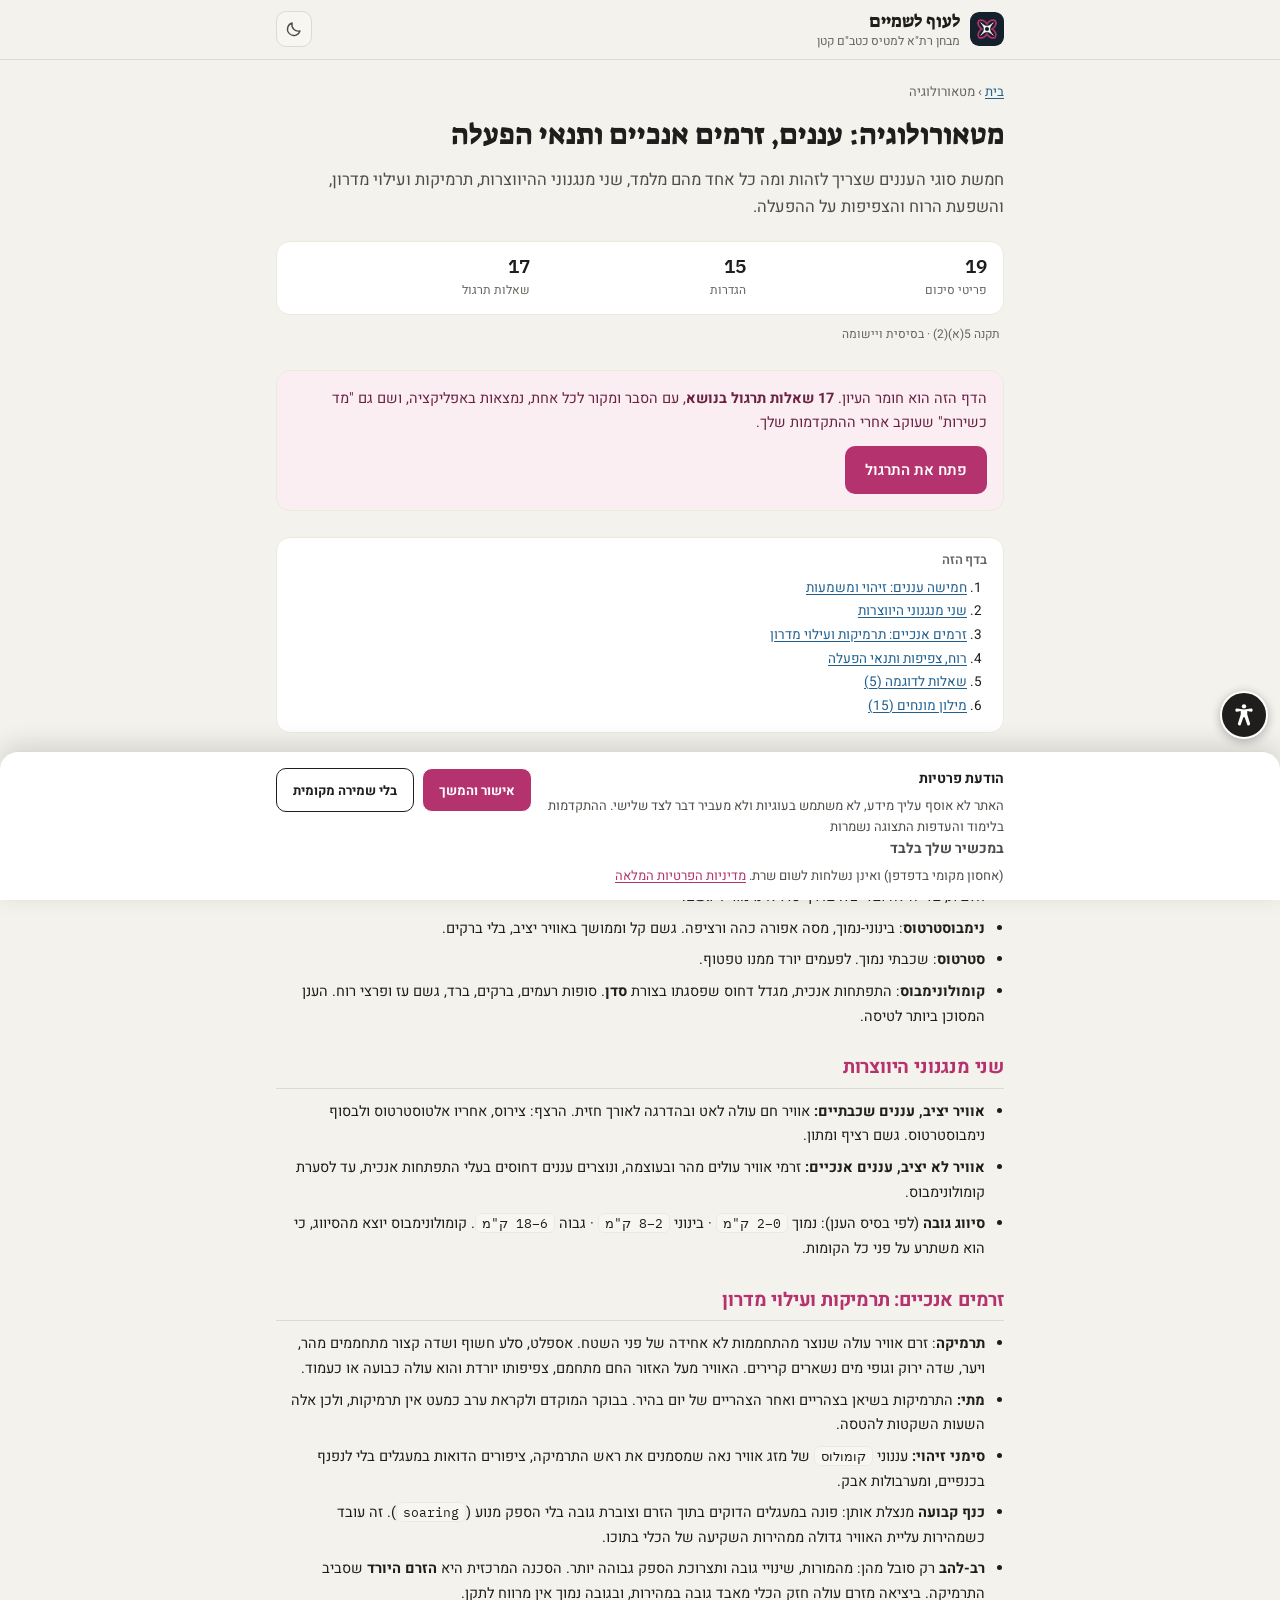
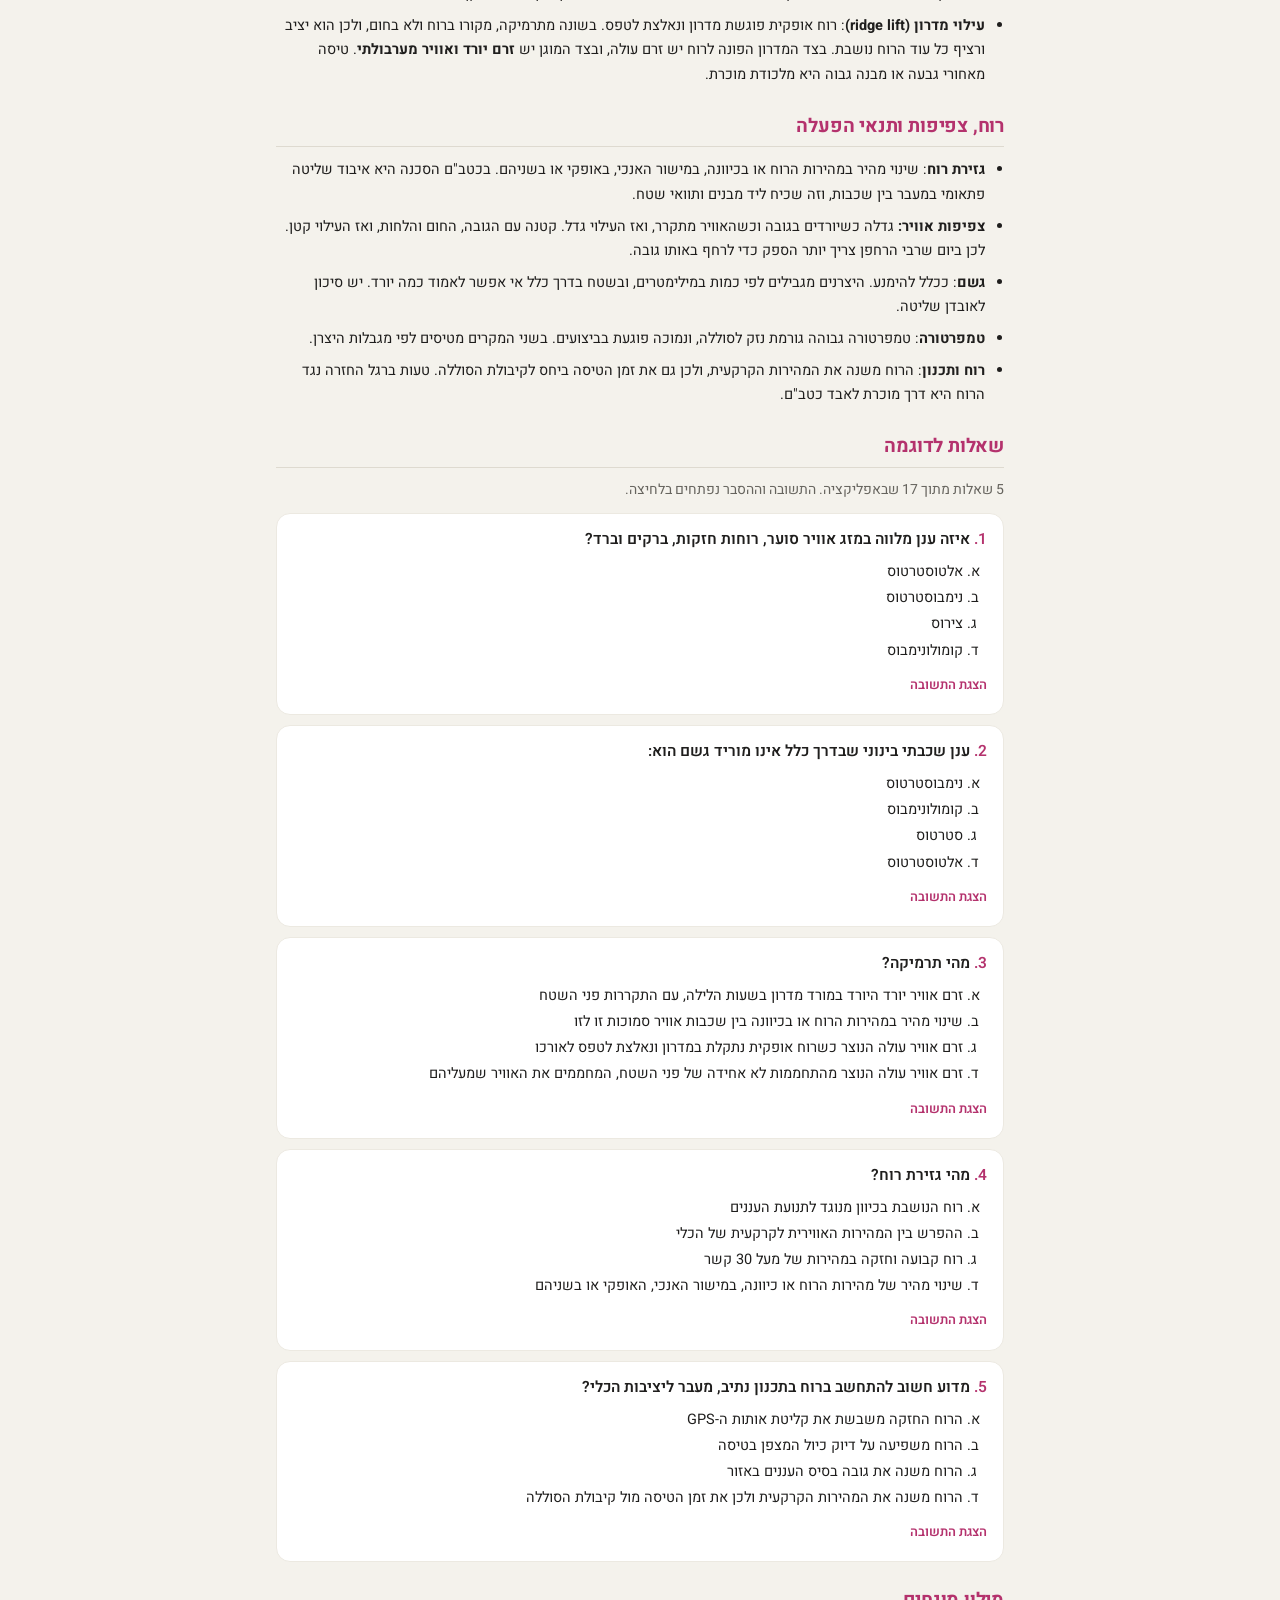
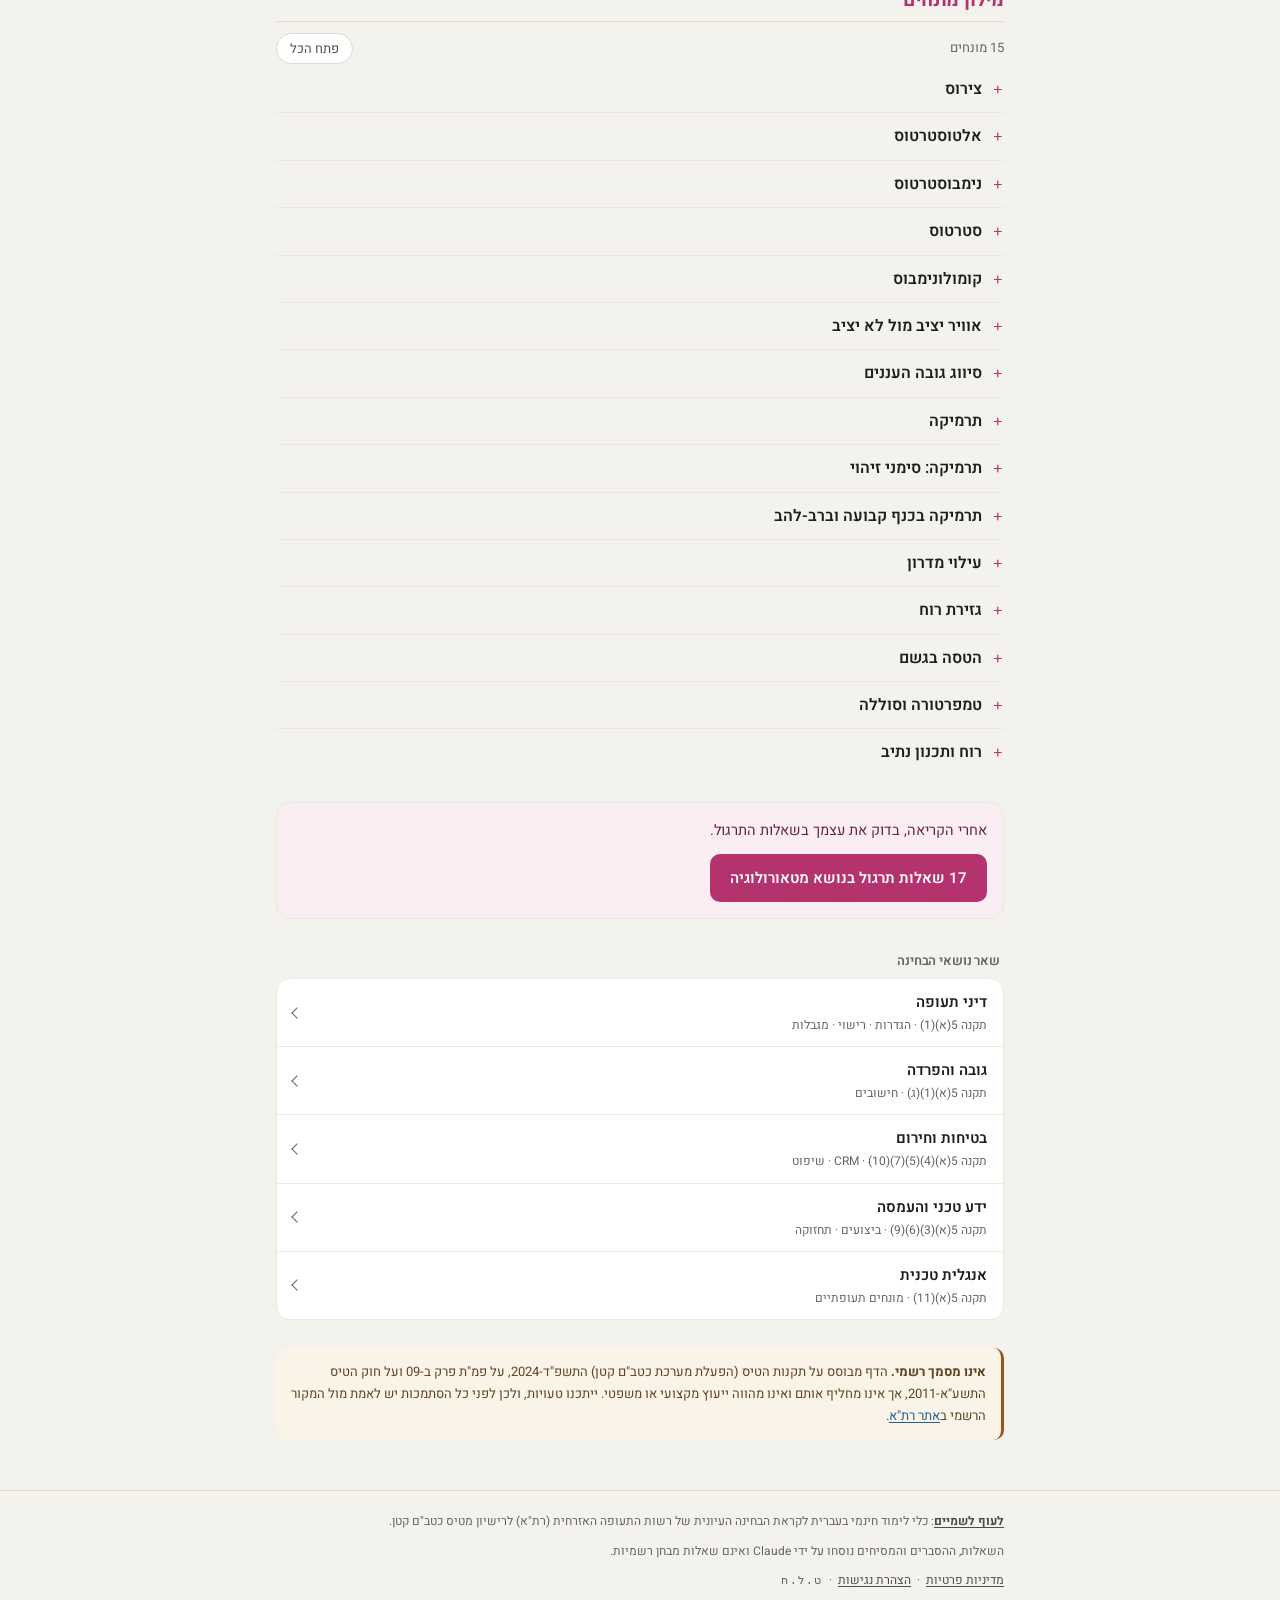
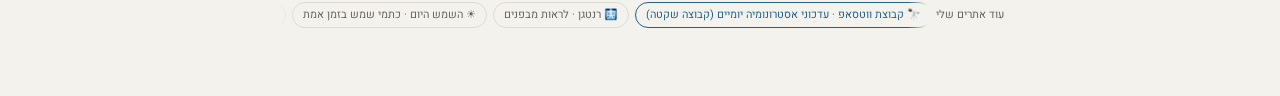
<file: meteorology/index.html>
<!DOCTYPE html>
<html lang="he" dir="rtl">
<head>
<meta charset="utf-8">
<meta name="viewport" content="width=device-width, initial-scale=1, viewport-fit=cover">

<!-- נוצר על ידי tools/pages/render.js מתוך assets/js/data/ — אין לערוך ידנית. -->

<title>מטאורולוגיה למטיס כטב&quot;ם קטן: עננים, רוח וזרמים | לעוף לשמיים</title>
<meta name="description" content="חמשת סוגי העננים שצריך לזהות ומה כל אחד מהם מלמד, שני מנגנוני ההיווצרות, תרמיקות ועילוי מדרון, והשפעת הרוח והצפיפות על ההפעלה.">
<link rel="canonical" href="https://dronexam.co.il/meteorology/">
<meta name="robots" content="index, follow, max-snippet:-1, max-image-preview:large">

<meta property="og:type" content="article">
<meta property="og:site_name" content="לעוף לשמיים">
<meta property="og:locale" content="he_IL">
<meta property="og:url" content="https://dronexam.co.il/meteorology/">
<meta property="og:title" content="מטאורולוגיה למטיס כטב&quot;ם קטן: עננים, רוח וזרמים | לעוף לשמיים">
<meta property="og:description" content="חמשת סוגי העננים שצריך לזהות ומה כל אחד מהם מלמד, שני מנגנוני ההיווצרות, תרמיקות ועילוי מדרון, והשפעת הרוח והצפיפות על ההפעלה.">
<meta property="og:image" content="https://dronexam.co.il/assets/og/cover.jpg?v=3">
<meta property="og:image:width" content="1200">
<meta property="og:image:height" content="630">
<meta name="twitter:card" content="summary_large_image">
<meta name="twitter:image" content="https://dronexam.co.il/assets/og/cover.jpg?v=3">

<meta name="theme-color" content="#F4F2EC" media="(prefers-color-scheme: light)">
<meta name="theme-color" content="#1C1B19" media="(prefers-color-scheme: dark)">
<link rel="icon" href="../assets/icons/icon.svg" type="image/svg+xml">
<link rel="icon" href="../assets/icons/icon-32.png" type="image/png" sizes="32x32">
<link rel="icon" href="../assets/icons/icon-16.png" type="image/png" sizes="16x16">
<link rel="apple-touch-icon" href="../assets/icons/icon-192.png">

<link rel="preload" href="../assets/fonts/heebo-300-hebrew.woff2" as="font" type="font/woff2" crossorigin>
<link rel="preload" href="../assets/fonts/suezone-400-hebrew.woff2" as="font" type="font/woff2" crossorigin>
<link rel="stylesheet" href="../assets/css/style.css">
<link rel="stylesheet" href="../assets/css/a11y.css">
<link rel="stylesheet" href="../assets/css/page.css">

<!-- החלה מוקדמת של העדפות התצוגה — לפני הציור הראשון, כדי למנוע הבהוב.
     אם המשתמש בחר "בלי שמירה מקומית" אין מה לקרוא, ולכן אין מה להחיל. -->
<script>
try{
  var _r=document.documentElement,_t=null;
  var _p=localStorage.getItem('privacy:v1');
  if(!_p||JSON.parse(_p).local!==false){
    var _fs=localStorage.getItem('altimeter:fs');
    if(_fs==='m'||_fs==='l')_r.setAttribute('data-fs',_fs);
    _t=localStorage.getItem('altimeter:theme');
    var _a=localStorage.getItem('a11y:v1');
    if(_a){_a=JSON.parse(_a);
      if(_a.mode)_r.classList.add('a11y-'+_a.mode);
      ['links','readable','spacing','still','cursor','focus'].forEach(function(k){if(_a[k])_r.classList.add('a11y-'+k);});}
  }
  if(_t!=='light'&&_t!=='dark')_t=(window.matchMedia&&matchMedia('(prefers-color-scheme: dark)').matches)?'dark':'light';
  _r.setAttribute('data-theme',_t);
}catch(e){}
</script>

<script type="application/ld+json">
{
  "@context": "https://schema.org",
  "@graph": [
    {
      "@type": "Article",
      "@id": "https://dronexam.co.il/meteorology/#article",
      "headline": "מטאורולוגיה: עננים, זרמים אנכיים ותנאי הפעלה",
      "description": "חמשת סוגי העננים שצריך לזהות ומה כל אחד מהם מלמד, שני מנגנוני ההיווצרות, תרמיקות ועילוי מדרון, והשפעת הרוח והצפיפות על ההפעלה.",
      "inLanguage": "he-IL",
      "isAccessibleForFree": true,
      "about": {
        "@type": "Thing",
        "name": "מטאורולוגיה"
      },
      "isPartOf": {
        "@id": "https://dronexam.co.il/#website"
      },
      "image": "https://dronexam.co.il/assets/og/cover.jpg?v=3",
      "dateModified": "2026-09-29"
    },
    {
      "@type": "DefinedTermSet",
      "@id": "https://dronexam.co.il/meteorology/#glossary",
      "name": "מילון מונחים: מטאורולוגיה",
      "inLanguage": "he-IL",
      "hasDefinedTerm": [
        {
          "@type": "DefinedTerm",
          "name": "צירוס",
          "description": "גבוה (מעל 6 ק\"מ), שכבתי, מגבישי קרח בלבד . חוטים עדינים במרקם משיי שאינם מסתירים את השמש. מלווה ברוח חזקה ובזרמי סילון. לרוב מבשר שינוי: צירוס שמתפשט ומתעבה מעיד על התקרבות חזית חמה."
        },
        {
          "@type": "DefinedTerm",
          "name": "אלטוסטרטוס",
          "description": "ענן שכבתי בינוני (2–8 ק\"מ). מעטה אפור או כחלחל שהשמש נראית דרכו מטושטשת, כמו מבעד לזכוכית חלבית, בלי הילה ובלי צל. בדרך כלל אינו מוריד גשם."
        },
        {
          "@type": "DefinedTerm",
          "name": "נימבוסטרטוס",
          "description": "ענן גשם בינוני-נמוך: מסה אפורה כהה ורציפה שחוסמת את השמש. גשם קל וממושך באוויר יציב, בלי ברקים ובלי סופות."
        },
        {
          "@type": "DefinedTerm",
          "name": "סטרטוס",
          "description": "ענן שכבתי נמוך . לפעמים יורד ממנו טפטוף ."
        },
        {
          "@type": "DefinedTerm",
          "name": "קומולונימבוס",
          "description": "ענן בעל התפתחות אנכית : מגדל דחוס שפסגתו נבלמת ומשתטחת לצורת סדן . סופות רעמים, ברקים, ברד, גשם עז ופרצי רוח. הענן המסוכן ביותר לטיסה."
        },
        {
          "@type": "DefinedTerm",
          "name": "אוויר יציב מול לא יציב",
          "description": "אוויר יציב: האוויר עולה לאט לאורך חזית, ונוצרים עננים שכבתיים עם גשם רציף ומתון. הרצף: צירוס, אחריו אלטוסטרטוס ולבסוף נימבוסטרטוס. אוויר לא יציב: זרמים עולים מהירים וחזקים יוצרים עננים דחוסים, עד לסערת קומולונימבוס."
        },
        {
          "@type": "DefinedTerm",
          "name": "סיווג גובה העננים",
          "description": "נמוך 0–2 ק\"מ · בינוני 2–8 ק\"מ · גבוה 6–18 ק\"מ (לפי גובה בסיס הענן) קומולונימבוס יוצא מהסיווג, כי הוא משתרע על פני כל הקומות."
        },
        {
          "@type": "DefinedTerm",
          "name": "תרמיקה",
          "description": "זרם אוויר עולה שנוצר מ התחממות לא אחידה של פני השטח . אספלט, סלע ושדה קצור מתחממים מהר, ויער, שדה ירוק ומים נשארים קרירים. האוויר מעל האזורים החמים מתחמם, צפיפותו יורדת והוא עולה כבועה או כעמוד. התרמיקות חזקות במיוחד בצהריים ואחר הצהריים של יום בהיר, וכמעט לא קיימות בבוקר המוקדם ולקראת ערב."
        },
        {
          "@type": "DefinedTerm",
          "name": "תרמיקה: סימני זיהוי",
          "description": "עננוני קומולוס של מזג אוויר נאה, שמסמנים את ראש התרמיקה ציפורים דואות במעגלים בלי לנפנף בכנפיים מערבולות אבק על הקרקע"
        },
        {
          "@type": "DefinedTerm",
          "name": "תרמיקה בכנף קבועה וברב-להב",
          "description": "כנף קבועה מסתובבת במעגלים הדוקים בתוך הזרם וצוברת גובה בלי הספק מנוע (soaring). רב-להב רק סובל ממנה: מהמורות, שינויי גובה ותצרוכת הספק גבוהה יותר. הסכנה העיקרית היא הזרם היורד שסביב התרמיקה: ביציאה מזרם עולה חזק הכלי מאבד גובה מהר."
        },
        {
          "@type": "DefinedTerm",
          "name": "עילוי מדרון",
          "description": "רוח אופקית פוגשת מדרון ו נאלצת לטפס לאורכו. תרמיקה נוצרת מחום, והיא מקומית וחולפת. עילוי מדרון נוצר מרוח, והוא יציב כל עוד הרוח נושבת. בצד המוגן מהרוח יש זרם יורד ואוויר מערבולתי."
        },
        {
          "@type": "DefinedTerm",
          "name": "גזירת רוח",
          "description": "שינוי מהיר במהירות הרוח או בכיוונה, במישור האנכי, באופקי או בשניהם. הסכנה: איבוד שליטה פתאומי במעבר בין שכבות. שכיח ליד מבנים ותוואי שטח."
        },
        {
          "@type": "DefinedTerm",
          "name": "הטסה בגשם",
          "description": "ככלל להימנע . היצרנים מגבילים את ההטסה בגשם לפי כמות במילימטרים, ובשטח בדרך כלל אי אפשר לאמוד כמה יורד. גשם עלול לגרום לאובדן שליטה."
        },
        {
          "@type": "DefinedTerm",
          "name": "טמפרטורה וסוללה",
          "description": "טמפרטורה גבוהה גורמת נזק לסוללה. טמפרטורה נמוכה פוגעת בביצועים. בשני המקרים מטיסים לפי מגבלות היצרן."
        },
        {
          "@type": "DefinedTerm",
          "name": "רוח ותכנון נתיב",
          "description": "הרוח משנה את ה מהירות הקרקעית , ולכן גם את זמן הטיסה ביחס לקיבולת הסוללה. טעות בהערכה, במיוחד ברגל החזרה נגד הרוח, היא דרך מוכרת לאבד כטב\"ם."
        }
      ]
    },
    {
      "@type": "BreadcrumbList",
      "itemListElement": [
        {
          "@type": "ListItem",
          "position": 1,
          "name": "לעוף לשמיים",
          "item": "https://dronexam.co.il/"
        },
        {
          "@type": "ListItem",
          "position": 2,
          "name": "מטאורולוגיה",
          "item": "https://dronexam.co.il/meteorology/"
        }
      ]
    }
  ]
}
</script>
</head>
<body class="doc">

<a class="skip" href="#doc">דלג לתוכן</a>

<header class="band">
  <div class="wrap">
    <a class="brand" href="../">
      <img class="brand-mark" src="../assets/icons/icon.svg" alt="" width="34" height="34">
      <span class="band-txt"><span class="ttl">לעוף לשמיים</span><span class="cs">מבחן רת"א למטיס כטב"ם קטן</span></span>
    </a>
    <div class="band-tools"><button type="button" class="icon-btn" data-theme-toggle aria-pressed="false" title="מעבר לתצוגה כהה">
        <svg class="i-moon" viewBox="0 0 24 24" aria-hidden="true"><path d="M20 14.5A8.5 8.5 0 0 1 9.5 4a8.5 8.5 0 1 0 10.5 10.5z"/></svg>
        <svg class="i-sun" viewBox="0 0 24 24" aria-hidden="true"><circle cx="12" cy="12" r="4"/><path d="M12 2v2M12 20v2M4.9 4.9l1.4 1.4M17.7 17.7l1.4 1.4M2 12h2M20 12h2M4.9 19.1l1.4-1.4M17.7 6.3l1.4-1.4"/></svg>
        <span class="sr-only">תצוגה כהה</span>
      </button></div>
  </div>
</header>

<main class="wrap doc-main" id="doc">

  <nav class="crumb" aria-label="נתיב">
    <a href="../">בית</a> <span aria-hidden="true">›</span> <span>מטאורולוגיה</span>
  </nav>

  <h1>מטאורולוגיה: עננים, זרמים אנכיים ותנאי הפעלה</h1>
  <p class="lede">חמשת סוגי העננים שצריך לזהות ומה כל אחד מהם מלמד, שני מנגנוני ההיווצרות, תרמיקות ועילוי מדרון, והשפעת הרוח והצפיפות על ההפעלה.</p>

  <div class="factbar">
    <div><b>19</b><span>פריטי סיכום</span></div>
    <div><b>15</b><span>הגדרות</span></div>
    <div><b>17</b><span>שאלות תרגול</span></div>
  </div>
  <p class="srcline">תקנה 5(א)(2) · בסיסית ויישומה</p>

  <aside class="cta">
    <p>הדף הזה הוא חומר העיון. <b>17 שאלות תרגול בנושא</b>, עם הסבר ומקור
    לכל אחת, נמצאות באפליקציה, ושם גם &quot;מד כשירות&quot; שעוקב אחרי ההתקדמות שלך.</p>
    <a class="btn mag" href="../">פתח את התרגול</a>
  </aside>

  <nav class="toc" aria-label="תוכן העניינים">
    <h2>בדף הזה</h2>
    <ol>
      <li><a href="#s-1">חמישה עננים: זיהוי ומשמעות</a></li>
      <li><a href="#s-2">שני מנגנוני היווצרות</a></li>
      <li><a href="#s-3">זרמים אנכיים: תרמיקות ועילוי מדרון</a></li>
      <li><a href="#s-4">רוח, צפיפות ותנאי הפעלה</a></li>
      <li><a href="#sample">שאלות לדוגמה (5)</a></li>
      <li><a href="#glossary">מילון מונחים (15)</a></li>
    </ol>
  </nav>

  <section class="doc-sec">
    <h2 id="s-1">חמישה עננים: זיהוי ומשמעות</h2>
    <ul>
      <li><b>צירוס</b>: גבוה (מעל 6 ק"מ), גבישי קרח בלבד, חוטים משיִיים שאינם מסתירים את השמש. מלווה ברוח חזקה ובזרמי סילון. לרוב מבשר שינוי: צירוס שמתפשט ומתעבה מעיד על התקרבות חזית חמה.</li>
      <li><b>אלטוסטרטוס</b>: שכבתי בינוני (2–8 ק"מ). מעטה אפור או כחלחל שהשמש נראית דרכו מטושטשת, כמו מבעד לזכוכית חלבית, בלי הילה ובלי צל. בדרך כלל אינו מוריד גשם.</li>
      <li><b>נימבוסטרטוס</b>: בינוני-נמוך, מסה אפורה כהה ורציפה. גשם קל וממושך באוויר יציב, בלי ברקים.</li>
      <li><b>סטרטוס</b>: שכבתי נמוך. לפעמים יורד ממנו טפטוף.</li>
      <li><b>קומולונימבוס</b>: התפתחות אנכית, מגדל דחוס שפסגתו בצורת <b>סדן</b>. סופות רעמים, ברקים, ברד, גשם עז ופרצי רוח. הענן המסוכן ביותר לטיסה.</li>
    </ul>
  </section>

  <section class="doc-sec">
    <h2 id="s-2">שני מנגנוני היווצרות</h2>
    <ul>
      <li><b>אוויר יציב, עננים שכבתיים:</b> אוויר חם עולה לאט ובהדרגה לאורך חזית. הרצף: צירוס, אחריו אלטוסטרטוס ולבסוף נימבוסטרטוס. גשם רציף ומתון.</li>
      <li><b>אוויר לא יציב, עננים אנכיים:</b> זרמי אוויר עולים מהר ובעוצמה, ונוצרים עננים דחוסים בעלי התפתחות אנכית, עד לסערת קומולונימבוס.</li>
      <li><b>סיווג גובה</b> (לפי בסיס הענן): נמוך <span class="kv">0–2 ק"מ</span> · בינוני <span class="kv">2–8 ק"מ</span> · גבוה <span class="kv">6–18 ק"מ</span>. קומולונימבוס יוצא מהסיווג, כי הוא משתרע על פני כל הקומות.</li>
    </ul>
  </section>

  <section class="doc-sec">
    <h2 id="s-3">זרמים אנכיים: תרמיקות ועילוי מדרון</h2>
    <ul>
      <li><b>תרמיקה</b>: זרם אוויר עולה שנוצר מהתחממות לא אחידה של פני השטח. אספלט, סלע חשוף ושדה קצור מתחממים מהר, ויער, שדה ירוק וגופי מים נשארים קרירים. האוויר מעל האזור החם מתחמם, צפיפותו יורדת והוא עולה כבועה או כעמוד.</li>
      <li><b>מתי:</b> התרמיקות בשיאן בצהריים ואחר הצהריים של יום בהיר. בבוקר המוקדם ולקראת ערב כמעט אין תרמיקות, ולכן אלה השעות השקטות להטסה.</li>
      <li><b>סימני זיהוי:</b> עננוני <span class="kv">קומולוס</span> של מזג אוויר נאה שמסמנים את ראש התרמיקה, ציפורים הדואות במעגלים בלי לנפנף בכנפיים, ומערבולות אבק.</li>
      <li><b>כנף קבועה</b> מנצלת אותן: פונה במעגלים הדוקים בתוך הזרם וצוברת גובה בלי הספק מנוע (<span class="kv">soaring</span>). זה עובד כשמהירות עליית האוויר גדולה ממהירות השקיעה של הכלי בתוכו.</li>
      <li><b>רב-להב</b> רק סובל מהן: מהמורות, שינויי גובה ותצרוכת הספק גבוהה יותר. הסכנה המרכזית היא <b>הזרם היורד</b> שסביב התרמיקה. ביציאה מזרם עולה חזק הכלי מאבד גובה במהירות, ובגובה נמוך אין מרווח לתקן.</li>
      <li><b>עילוי מדרון (ridge lift)</b>: רוח אופקית פוגשת מדרון ונאלצת לטפס. בשונה מתרמיקה, מקורו ברוח ולא בחום, ולכן הוא יציב ורציף כל עוד הרוח נושבת. בצד המדרון הפונה לרוח יש זרם עולה, ובצד המוגן יש <b>זרם יורד ואוויר מערבולתי</b>. טיסה מאחורי גבעה או מבנה גבוה היא מלכודת מוכרת.</li>
    </ul>
  </section>

  <section class="doc-sec">
    <h2 id="s-4">רוח, צפיפות ותנאי הפעלה</h2>
    <ul>
      <li><b>גזירת רוח</b>: שינוי מהיר במהירות הרוח או בכיוונה, במישור האנכי, באופקי או בשניהם. בכטב"ם הסכנה היא איבוד שליטה פתאומי במעבר בין שכבות, וזה שכיח ליד מבנים ותוואי שטח.</li>
      <li><b>צפיפות אוויר:</b> גדלה כשיורדים בגובה וכשהאוויר מתקרר, ואז העילוי גדל. קטנה עם הגובה, החום והלחות, ואז העילוי קטן. לכן ביום שרבי הרחפן צריך יותר הספק כדי לרחף באותו גובה.</li>
      <li><b>גשם</b>: ככלל להימנע. היצרנים מגבילים לפי כמות במילימטרים, ובשטח בדרך כלל אי אפשר לאמוד כמה יורד. יש סיכון לאובדן שליטה.</li>
      <li><b>טמפרטורה</b>: טמפרטורה גבוהה גורמת נזק לסוללה, ונמוכה פוגעת בביצועים. בשני המקרים מטיסים לפי מגבלות היצרן.</li>
      <li><b>רוח ותכנון</b>: הרוח משנה את המהירות הקרקעית, ולכן גם את זמן הטיסה ביחס לקיבולת הסוללה. טעות ברגל החזרה נגד הרוח היא דרך מוכרת לאבד כטב"ם.</li>
    </ul>
  </section>

  <section class="doc-sec">
    <h2 id="sample">שאלות לדוגמה</h2>
    <p class="sec-note">5 שאלות מתוך 17 שבאפליקציה. התשובה וההסבר נפתחים בלחיצה.</p>
    <ol class="sample">
      <li class="sq">
        <p class="sq-q">איזה ענן מלווה במזג אוויר סוער, רוחות חזקות, ברקים וברד?</p>
        <ol class="sq-opts">
          <li>אלטוסטרטוס</li>
          <li>נימבוסטרטוס</li>
          <li>צירוס</li>
          <li>קומולונימבוס</li>
        </ol>
        <details class="sq-ans">
          <summary>הצגת התשובה</summary>
          <div class="gl-body"><b>התשובה הנכונה: ד.</b> ענן בעל התפתחות אנכית: מגדל דחוס שפסגתו נבלמת ומשתטחת לצורת סדן. טיסה בתוכו או בקרבתו מסוכנת מאוד.<span class="gl-ref">תקנה 5(א)(2)</span></div>
        </details>
      </li>
      <li class="sq">
        <p class="sq-q">ענן שכבתי בינוני שבדרך כלל אינו מוריד גשם הוא:</p>
        <ol class="sq-opts">
          <li>נימבוסטרטוס</li>
          <li>קומולונימבוס</li>
          <li>סטרטוס</li>
          <li>אלטוסטרטוס</li>
        </ol>
        <details class="sq-ans">
          <summary>הצגת התשובה</summary>
          <div class="gl-body"><b>התשובה הנכונה: ד.</b> אלטוסטרטוס הוא ענן שכבתי בינוני (2–8 ק"מ): מעטה אפור או כחלחל שהשמש נראית דרכו מטושטשת, כמו מבעד לזכוכית חלבית, בלי הילה ובלי צל.<span class="gl-ref">תקנה 5(א)(2)</span></div>
        </details>
      </li>
      <li class="sq">
        <p class="sq-q">מהי תרמיקה?</p>
        <ol class="sq-opts">
          <li>זרם אוויר יורד היורד במורד מדרון בשעות הלילה, עם התקררות פני השטח</li>
          <li>שינוי מהיר במהירות הרוח או בכיוונה בין שכבות אוויר סמוכות זו לזו</li>
          <li>זרם אוויר עולה הנוצר כשרוח אופקית נתקלת במדרון ונאלצת לטפס לאורכו</li>
          <li>זרם אוויר עולה הנוצר מהתחממות לא אחידה של פני השטח, המחממים את האוויר שמעליהם</li>
        </ol>
        <details class="sq-ans">
          <summary>הצגת התשובה</summary>
          <div class="gl-body"><b>התשובה הנכונה: ד.</b> פני שטח שונים מקבלים אותה קרינת שמש אבל מתחממים בקצב שונה. אספלט, סלע חשוף ושדה קצור מתחממים מהר, ויער, שדה ירוק וגופי מים נשארים קרירים. האוויר מעל האזור החם מתחמם, צפיפותו יורדת והוא עולה כ<b>בועה או עמוד</b> של אוויר חם. התרמיקות חזקות במיוחד בצהריים ואחר הצהריים של יום בהיר, וכמעט אינן קיימות בבוקר המוקדם ולקראת ערב, ולכן אלה השעות השקטות ביותר להטסה.<span class="gl-ref">תקנה 5(א)(2)</span></div>
        </details>
      </li>
      <li class="sq">
        <p class="sq-q">מהי גזירת רוח?</p>
        <ol class="sq-opts">
          <li>רוח הנושבת בכיוון מנוגד לתנועת העננים</li>
          <li>ההפרש בין המהירות האווירית לקרקעית של הכלי</li>
          <li>רוח קבועה וחזקה במהירות של מעל 30 קשר</li>
          <li>שינוי מהיר של מהירות הרוח או כיוונה, במישור האנכי, האופקי או בשניהם</li>
        </ol>
        <details class="sq-ans">
          <summary>הצגת התשובה</summary>
          <div class="gl-body"><b>התשובה הנכונה: ד.</b> בכטב"ם קטן הסכנה היא איבוד שליטה פתאומי במעבר בין שכבות שהרוח בהן שונה. זה שכיח במיוחד ליד מבנים ותוואי שטח.<span class="gl-ref">תקנה 5(א)(2)</span></div>
        </details>
      </li>
      <li class="sq">
        <p class="sq-q">מדוע חשוב להתחשב ברוח בתכנון נתיב, מעבר ליציבות הכלי?</p>
        <ol class="sq-opts">
          <li>הרוח החזקה משבשת את קליטת אותות ה-GPS</li>
          <li>הרוח משפיעה על דיוק כיול המצפן בטיסה</li>
          <li>הרוח משנה את גובה בסיס העננים באזור</li>
          <li>הרוח משנה את המהירות הקרקעית ולכן את זמן הטיסה מול קיבולת הסוללה</li>
        </ol>
        <details class="sq-ans">
          <summary>הצגת התשובה</summary>
          <div class="gl-body"><b>התשובה הנכונה: ד.</b> טעות בהערכת זמן הטיסה מול קיבולת הסוללה היא דרך מוכרת לאבד כטב"ם, במיוחד ברגל החזרה נגד הרוח. תקנה 23(א)(2)(א) מחייבת לוודא שיש הספק זמין למשך זמן ההפעלה הצפוי.<span class="gl-ref">תקנה 5(א)(2)</span></div>
        </details>
      </li>
    </ol>
  </section>

  <section class="doc-sec">
    <h2 id="glossary">מילון מונחים</h2>
    <div class="gl-tools">
      <span>15 מונחים</span>
      <button type="button" id="gl-all" hidden>פתח הכל</button>
    </div>
    <div class="glossary">
      <details class="gl">
        <summary>
          <span class="gl-term">צירוס</span>
        </summary>
        <div class="gl-body">גבוה (מעל 6 ק"מ), שכבתי, <b>מגבישי קרח בלבד</b>. חוטים עדינים במרקם משיי שאינם מסתירים את השמש.<br><br>מלווה ברוח חזקה ובזרמי סילון. לרוב מבשר שינוי: צירוס שמתפשט ומתעבה מעיד על התקרבות חזית חמה.<span class="gl-ref">תקנה 5(א)(2)</span></div>
      </details>
      <details class="gl">
        <summary>
          <span class="gl-term">אלטוסטרטוס</span>
        </summary>
        <div class="gl-body">ענן שכבתי <b>בינוני</b> (2–8 ק"מ). מעטה אפור או כחלחל שהשמש נראית דרכו מטושטשת, כמו מבעד לזכוכית חלבית, בלי הילה ובלי צל.<br><br><b>בדרך כלל אינו מוריד גשם.</b><span class="gl-ref">תקנה 5(א)(2)</span></div>
      </details>
      <details class="gl">
        <summary>
          <span class="gl-term">נימבוסטרטוס</span>
        </summary>
        <div class="gl-body">ענן <b>גשם</b> בינוני-נמוך: מסה אפורה כהה ורציפה שחוסמת את השמש.<br><br>גשם קל וממושך באוויר יציב, בלי ברקים ובלי סופות.<span class="gl-ref">תקנה 5(א)(2)</span></div>
      </details>
      <details class="gl">
        <summary>
          <span class="gl-term">סטרטוס</span>
        </summary>
        <div class="gl-body">ענן <b>שכבתי נמוך</b>. לפעמים יורד ממנו <b>טפטוף</b>.<span class="gl-ref">תקנה 5(א)(2)</span></div>
      </details>
      <details class="gl">
        <summary>
          <span class="gl-term">קומולונימבוס</span>
        </summary>
        <div class="gl-body">ענן בעל <b>התפתחות אנכית</b>: מגדל דחוס שפסגתו נבלמת ומשתטחת לצורת <b>סדן</b>.<br><br>סופות רעמים, ברקים, ברד, גשם עז ופרצי רוח. הענן המסוכן ביותר לטיסה.<span class="gl-ref">תקנה 5(א)(2)</span></div>
      </details>
      <details class="gl">
        <summary>
          <span class="gl-term">אוויר יציב מול לא יציב</span>
        </summary>
        <div class="gl-body"><b>אוויר יציב:</b> האוויר עולה לאט לאורך חזית, ונוצרים עננים שכבתיים עם גשם רציף ומתון. הרצף: צירוס, אחריו אלטוסטרטוס ולבסוף נימבוסטרטוס.<br><br><b>אוויר לא יציב:</b> זרמים עולים מהירים וחזקים יוצרים עננים דחוסים, עד לסערת קומולונימבוס.<span class="gl-ref">תקנה 5(א)(2)</span></div>
      </details>
      <details class="gl">
        <summary>
          <span class="gl-term">סיווג גובה העננים</span>
        </summary>
        <div class="gl-body"><b>נמוך</b> 0–2 ק"מ · <b>בינוני</b> 2–8 ק"מ · <b>גבוה</b> 6–18 ק"מ<br>(לפי גובה בסיס הענן)<br><br>קומולונימבוס יוצא מהסיווג, כי הוא משתרע על פני כל הקומות.<span class="gl-ref">תקנה 5(א)(2)</span></div>
      </details>
      <details class="gl">
        <summary>
          <span class="gl-term">תרמיקה</span>
        </summary>
        <div class="gl-body">זרם אוויר <b>עולה</b> שנוצר מ<b>התחממות לא אחידה של פני השטח</b>.<br><br>אספלט, סלע ושדה קצור מתחממים מהר, ויער, שדה ירוק ומים נשארים קרירים. האוויר מעל האזורים החמים מתחמם, צפיפותו יורדת והוא עולה כבועה או כעמוד.<br><br>התרמיקות חזקות במיוחד בצהריים ואחר הצהריים של יום בהיר, וכמעט לא קיימות בבוקר המוקדם ולקראת ערב.<span class="gl-ref">תקנה 5(א)(2)</span></div>
      </details>
      <details class="gl">
        <summary>
          <span class="gl-term">תרמיקה: סימני זיהוי</span>
        </summary>
        <div class="gl-body"><b>עננוני קומולוס</b> של מזג אוויר נאה, שמסמנים את ראש התרמיקה<br><b>ציפורים דואות</b> במעגלים בלי לנפנף בכנפיים<br><b>מערבולות אבק</b> על הקרקע<span class="gl-ref">תקנה 5(א)(2)</span></div>
      </details>
      <details class="gl">
        <summary>
          <span class="gl-term">תרמיקה בכנף קבועה וברב-להב</span>
        </summary>
        <div class="gl-body"><b>כנף קבועה</b> מסתובבת במעגלים הדוקים בתוך הזרם וצוברת גובה בלי הספק מנוע (soaring).<br><b>רב-להב</b> רק סובל ממנה: מהמורות, שינויי גובה ותצרוכת הספק גבוהה יותר.<br><br>הסכנה העיקרית היא <b>הזרם היורד</b> שסביב התרמיקה: ביציאה מזרם עולה חזק הכלי מאבד גובה מהר.<span class="gl-ref">תקנה 5(א)(2)</span></div>
      </details>
      <details class="gl">
        <summary>
          <span class="gl-term">עילוי מדרון</span>
        </summary>
        <div class="gl-body">רוח אופקית פוגשת מדרון ו<b>נאלצת לטפס</b> לאורכו.<br><br>תרמיקה נוצרת מחום, והיא מקומית וחולפת. עילוי מדרון נוצר מרוח, והוא יציב כל עוד הרוח נושבת.<br><br>בצד המוגן מהרוח יש זרם יורד ואוויר מערבולתי.<span class="gl-ref">תקנה 5(א)(2)</span></div>
      </details>
      <details class="gl">
        <summary>
          <span class="gl-term">גזירת רוח</span>
        </summary>
        <div class="gl-body">שינוי <b>מהיר</b> במהירות הרוח או בכיוונה, במישור האנכי, באופקי או בשניהם.<br><br>הסכנה: איבוד שליטה פתאומי במעבר בין שכבות. שכיח ליד מבנים ותוואי שטח.<span class="gl-ref">תקנה 5(א)(2)</span></div>
      </details>
      <details class="gl">
        <summary>
          <span class="gl-term">הטסה בגשם</span>
        </summary>
        <div class="gl-body">ככלל <b>להימנע</b>.<br><br>היצרנים מגבילים את ההטסה בגשם לפי כמות במילימטרים, ובשטח בדרך כלל אי אפשר לאמוד כמה יורד. גשם עלול לגרום לאובדן שליטה.<span class="gl-ref">תקנה 5(א)(2)</span></div>
      </details>
      <details class="gl">
        <summary>
          <span class="gl-term">טמפרטורה וסוללה</span>
        </summary>
        <div class="gl-body">טמפרטורה <b>גבוהה</b> גורמת נזק לסוללה.<br>טמפרטורה <b>נמוכה</b> פוגעת בביצועים.<br><br>בשני המקרים מטיסים לפי מגבלות היצרן.<span class="gl-ref">תקנה 5(א)(2)</span></div>
      </details>
      <details class="gl">
        <summary>
          <span class="gl-term">רוח ותכנון נתיב</span>
        </summary>
        <div class="gl-body">הרוח משנה את ה<b>מהירות הקרקעית</b>, ולכן גם את זמן הטיסה ביחס לקיבולת הסוללה.<br><br>טעות בהערכה, במיוחד ברגל החזרה נגד הרוח, היא דרך מוכרת לאבד כטב"ם.<span class="gl-ref">תקנה 23(א)(2)(א)</span></div>
      </details>
    </div>
  </section>

  <aside class="cta">
    <p>אחרי הקריאה, בדוק את עצמך בשאלות התרגול.</p>
    <a class="btn mag" href="../">17 שאלות תרגול בנושא מטאורולוגיה</a>
  </aside>

  <nav class="siblings" aria-label="נושאים נוספים">
    <h2>שאר נושאי הבחינה</h2>
    <ul>
      <li><a href="../aviation-law/">דיני תעופה</a><span>תקנה 5(א)(1) · הגדרות · רישוי · מגבלות</span></li>
      <li><a href="../altitude-separation/">גובה והפרדה</a><span>תקנה 5(א)(1)(ג) · חישובים</span></li>
      <li><a href="../safety-emergency/">בטיחות וחירום</a><span>תקנה 5(א)(4)(5)(7)(10) · CRM · שיפוט</span></li>
      <li><a href="../technical-loading/">ידע טכני והעמסה</a><span>תקנה 5(א)(3)(6)(9) · ביצועים · תחזוקה</span></li>
      <li><a href="../aviation-english/">אנגלית טכנית</a><span>תקנה 5(א)(11) · מונחים תעופתיים</span></li>
    </ul>
  </nav>

  <div class="notice">
    <b>אינו מסמך רשמי.</b> הדף מבוסס על תקנות הטיס (הפעלת מערכת כטב"ם קטן) התשפ"ד-2024,
    על פמ"ת פרק ב-09 ועל חוק הטיס התשע"א-2011, אך אינו מחליף אותם ואינו מהווה ייעוץ
    מקצועי או משפטי. ייתכנו טעויות, ולכן לפני כל הסתמכות יש לאמת מול המקור הרשמי
    ב<a href="https://www.gov.il/he/pages/knowledge-exam-uav" target="_blank" rel="noopener">אתר רת"א</a>.
  </div>

</main>

<footer class="site-foot">
  <div class="wrap">
    <p><a href="../"><b>לעוף לשמיים</b></a>: כלי לימוד חינמי בעברית לקראת הבחינה העיונית
    של רשות התעופה האזרחית (רת"א) לרישיון מטיס כטב"ם קטן.</p>
    <p>השאלות, ההסברים והמסיחים נוסחו על ידי Claude ואינם שאלות מבחן רשמיות.</p>
    <p class="foot-legal"><a href="../privacy/">מדיניות פרטיות</a> · <a href="../accessibility/">הצהרת נגישות</a> · <span class="tlh">ט.ל.ח</span></p>

    <!-- פס שנע לאט מעצמו. הסט השני הוא העתק לגלילה רציפה, ולכן מוסתר מקורא
         המסך ומהמקלדת. נעצר בריחוף, במיקוד ובלחיצה, ובמצב "בלי תנועה"
         (הגדרת המערכת או תפריט הנגישות) הופך לפס רגיל שגוללים ביד. -->
    <nav class="sister" aria-label="האתרים הנוספים שלי">
      <span class="sister-lbl">עוד אתרים שלי</span>
      <div class="sister-view">
        <div class="sister-track">
        <div class="sister-set">
          <a href="https://chat.whatsapp.com/JPkp1hyk4J938apVTFu6J1" rel="noopener" class="sister-invite"><span aria-hidden="true">🔭</span> קבוצת ווטסאפ · עדכוני אסטרונומיה יומיים (קבוצה שקטה)</a>
          <a href="https://roentgen.co.il/" rel="noopener"><span aria-hidden="true">🩻</span> רנטגן · לראות מבפנים</a>
          <a href="https://sunspots.co.il/" rel="noopener"><span aria-hidden="true">☀️</span> השמש היום · כתמי שמש בזמן אמת</a>
          <a href="https://making-il.co.il/" rel="noopener"><span aria-hidden="true">🛠️</span> מייקינג · יצירה טכנולוגית</a>
          <a href="https://banknote.co.il/" rel="noopener"><span aria-hidden="true">💶</span> Banknote · שטרות ומטבעות</a>
          <a href="https://www.geniza.co.il/" rel="noopener"><span aria-hidden="true">📜</span> הגניזה הקהירית</a>
          <a href="https://holisticcenter.co.il/" rel="noopener"><span aria-hidden="true">🌱</span> מעט צרי · רפואה משלימה</a>
          <a href="https://pursue.co.il/" rel="noopener"><span aria-hidden="true">🛸</span> PURSUE · ארכיון עב"מים</a>
          <a href="https://quake.co.il/" rel="noopener"><span aria-hidden="true">🌍</span> רעידת אדמה · רעידות היסטוריות</a>
          <a href="https://heb-cal.co.il/" rel="noopener"><span aria-hidden="true">📅</span> לוח עברי</a>
          <a href="https://cranialnerves.co.il/" rel="noopener"><span aria-hidden="true">🧠</span> עצבי הגולגולת · 12 זוגות העצבים</a>
          <a href="https://kal-vachomer.co.il/" rel="noopener"><span aria-hidden="true">📖</span> סגולת הבן איש חי לרפואה</a>
        </div>
        <div class="sister-set sister-clone" aria-hidden="true">
          <a href="https://chat.whatsapp.com/JPkp1hyk4J938apVTFu6J1" rel="noopener" class="sister-invite" tabindex="-1"><span aria-hidden="true">🔭</span> קבוצת ווטסאפ · עדכוני אסטרונומיה יומיים (קבוצה שקטה)</a>
          <a href="https://roentgen.co.il/" rel="noopener" tabindex="-1"><span aria-hidden="true">🩻</span> רנטגן · לראות מבפנים</a>
          <a href="https://sunspots.co.il/" rel="noopener" tabindex="-1"><span aria-hidden="true">☀️</span> השמש היום · כתמי שמש בזמן אמת</a>
          <a href="https://making-il.co.il/" rel="noopener" tabindex="-1"><span aria-hidden="true">🛠️</span> מייקינג · יצירה טכנולוגית</a>
          <a href="https://banknote.co.il/" rel="noopener" tabindex="-1"><span aria-hidden="true">💶</span> Banknote · שטרות ומטבעות</a>
          <a href="https://www.geniza.co.il/" rel="noopener" tabindex="-1"><span aria-hidden="true">📜</span> הגניזה הקהירית</a>
          <a href="https://holisticcenter.co.il/" rel="noopener" tabindex="-1"><span aria-hidden="true">🌱</span> מעט צרי · רפואה משלימה</a>
          <a href="https://pursue.co.il/" rel="noopener" tabindex="-1"><span aria-hidden="true">🛸</span> PURSUE · ארכיון עב"מים</a>
          <a href="https://quake.co.il/" rel="noopener" tabindex="-1"><span aria-hidden="true">🌍</span> רעידת אדמה · רעידות היסטוריות</a>
          <a href="https://heb-cal.co.il/" rel="noopener" tabindex="-1"><span aria-hidden="true">📅</span> לוח עברי</a>
          <a href="https://cranialnerves.co.il/" rel="noopener" tabindex="-1"><span aria-hidden="true">🧠</span> עצבי הגולגולת · 12 זוגות העצבים</a>
          <a href="https://kal-vachomer.co.il/" rel="noopener" tabindex="-1"><span aria-hidden="true">📖</span> סגולת הבן איש חי לרפואה</a>
        </div>
        </div>
      </div>
    </nav>  </div>
</footer>

<script src="../assets/js/app/privacy.js"></script>
<script src="../assets/js/app/fontsize.js"></script>
<script src="../assets/js/app/theme.js"></script>
<script src="../assets/js/app/sister.js"></script>
<script src="../assets/js/app/a11y.js"></script>

<script>
/* שיפור מתקדם בלבד. בלי JS הדף עובד במלואו — <details> נפתח בלחיצה,
   והכפתור פשוט לא מופיע. לפני הדפסה פותחים הכל, אחרת המדפסת מקבלת
   מילון ריק. */
(function () {
  var box = document.querySelector('.glossary');
  if (!box) return;
  var items = box.querySelectorAll('details');
  var btn = document.getElementById('gl-all');
  if (!btn) return;
  btn.hidden = false;
  function setAll(open) {
    Array.prototype.forEach.call(items, function (d) { d.open = open; });
    btn.textContent = open ? 'סגור הכל' : 'פתח הכל';
    btn.setAttribute('aria-expanded', open ? 'true' : 'false');
  }
  setAll(false);
  btn.addEventListener('click', function () {
    setAll(btn.getAttribute('aria-expanded') !== 'true');
  });
  window.addEventListener('beforeprint', function () { setAll(true); });
})();
</script>

</body>
</html>
</file>
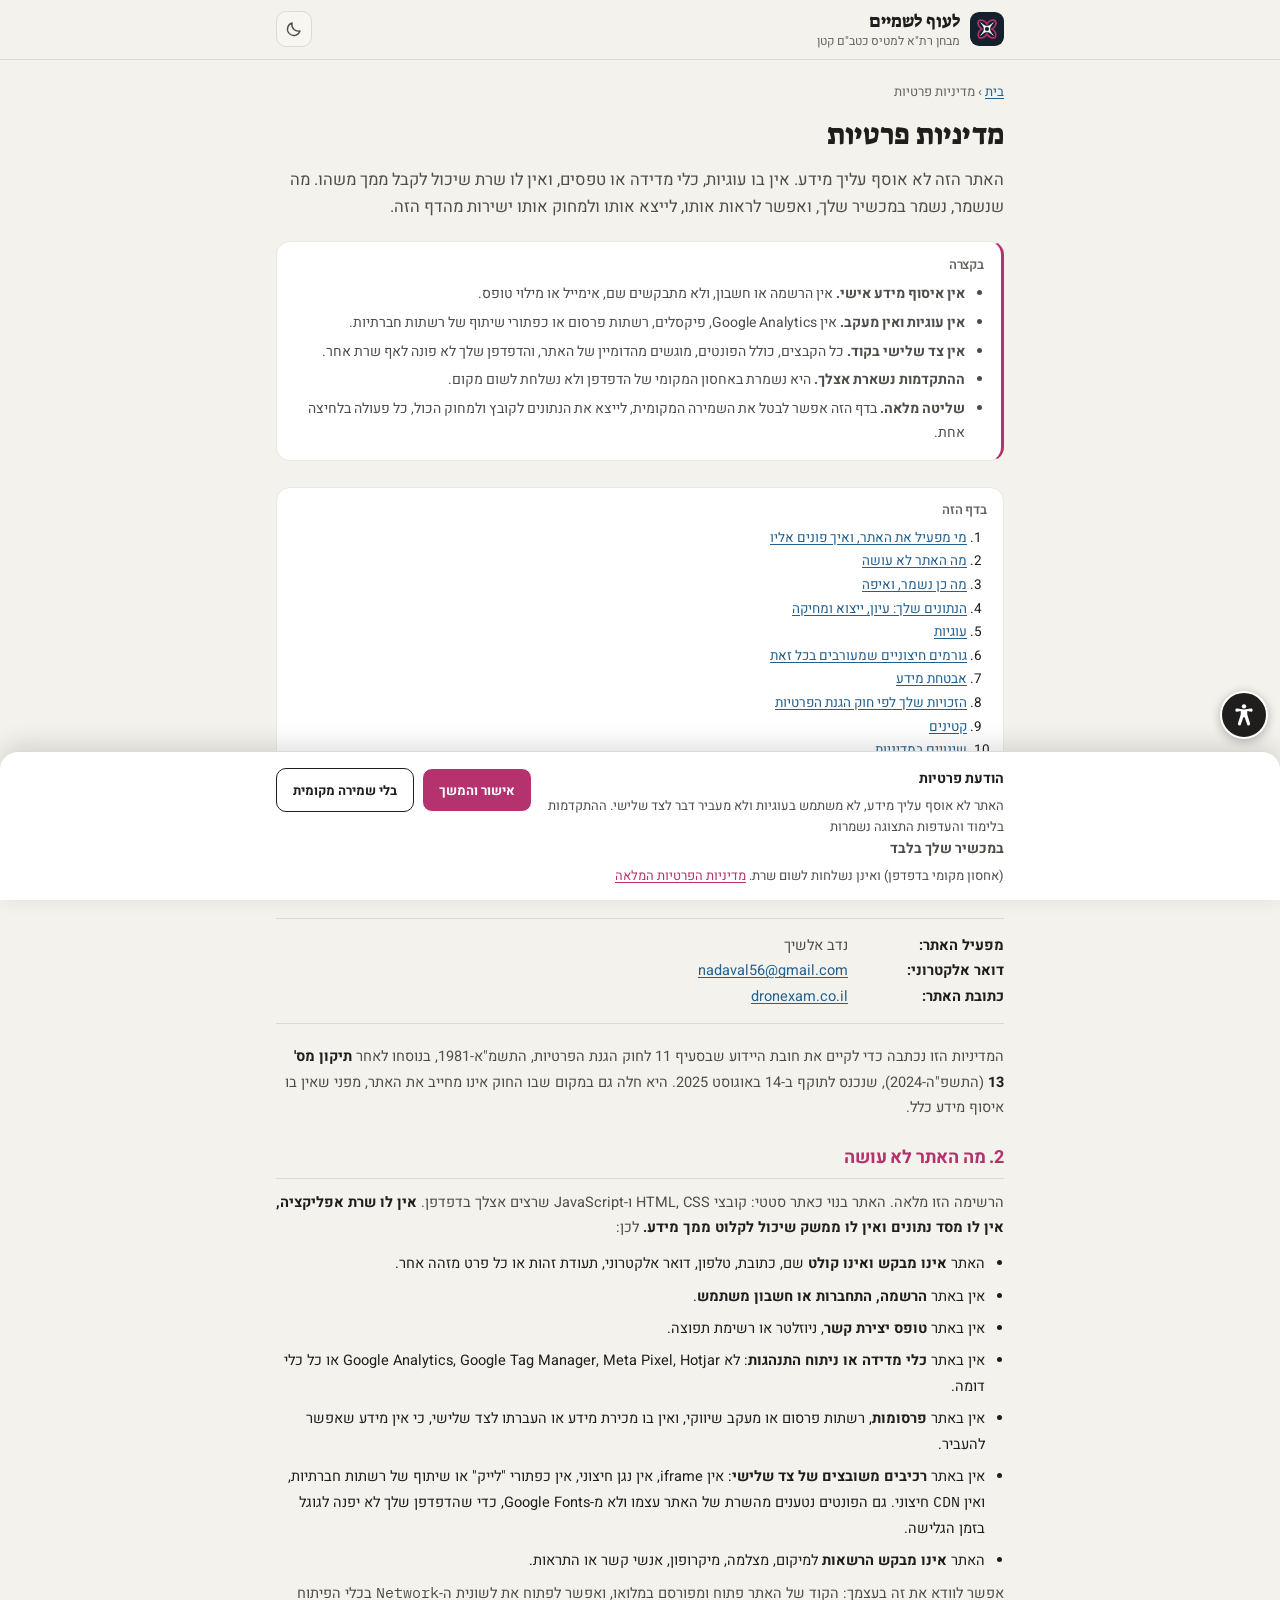
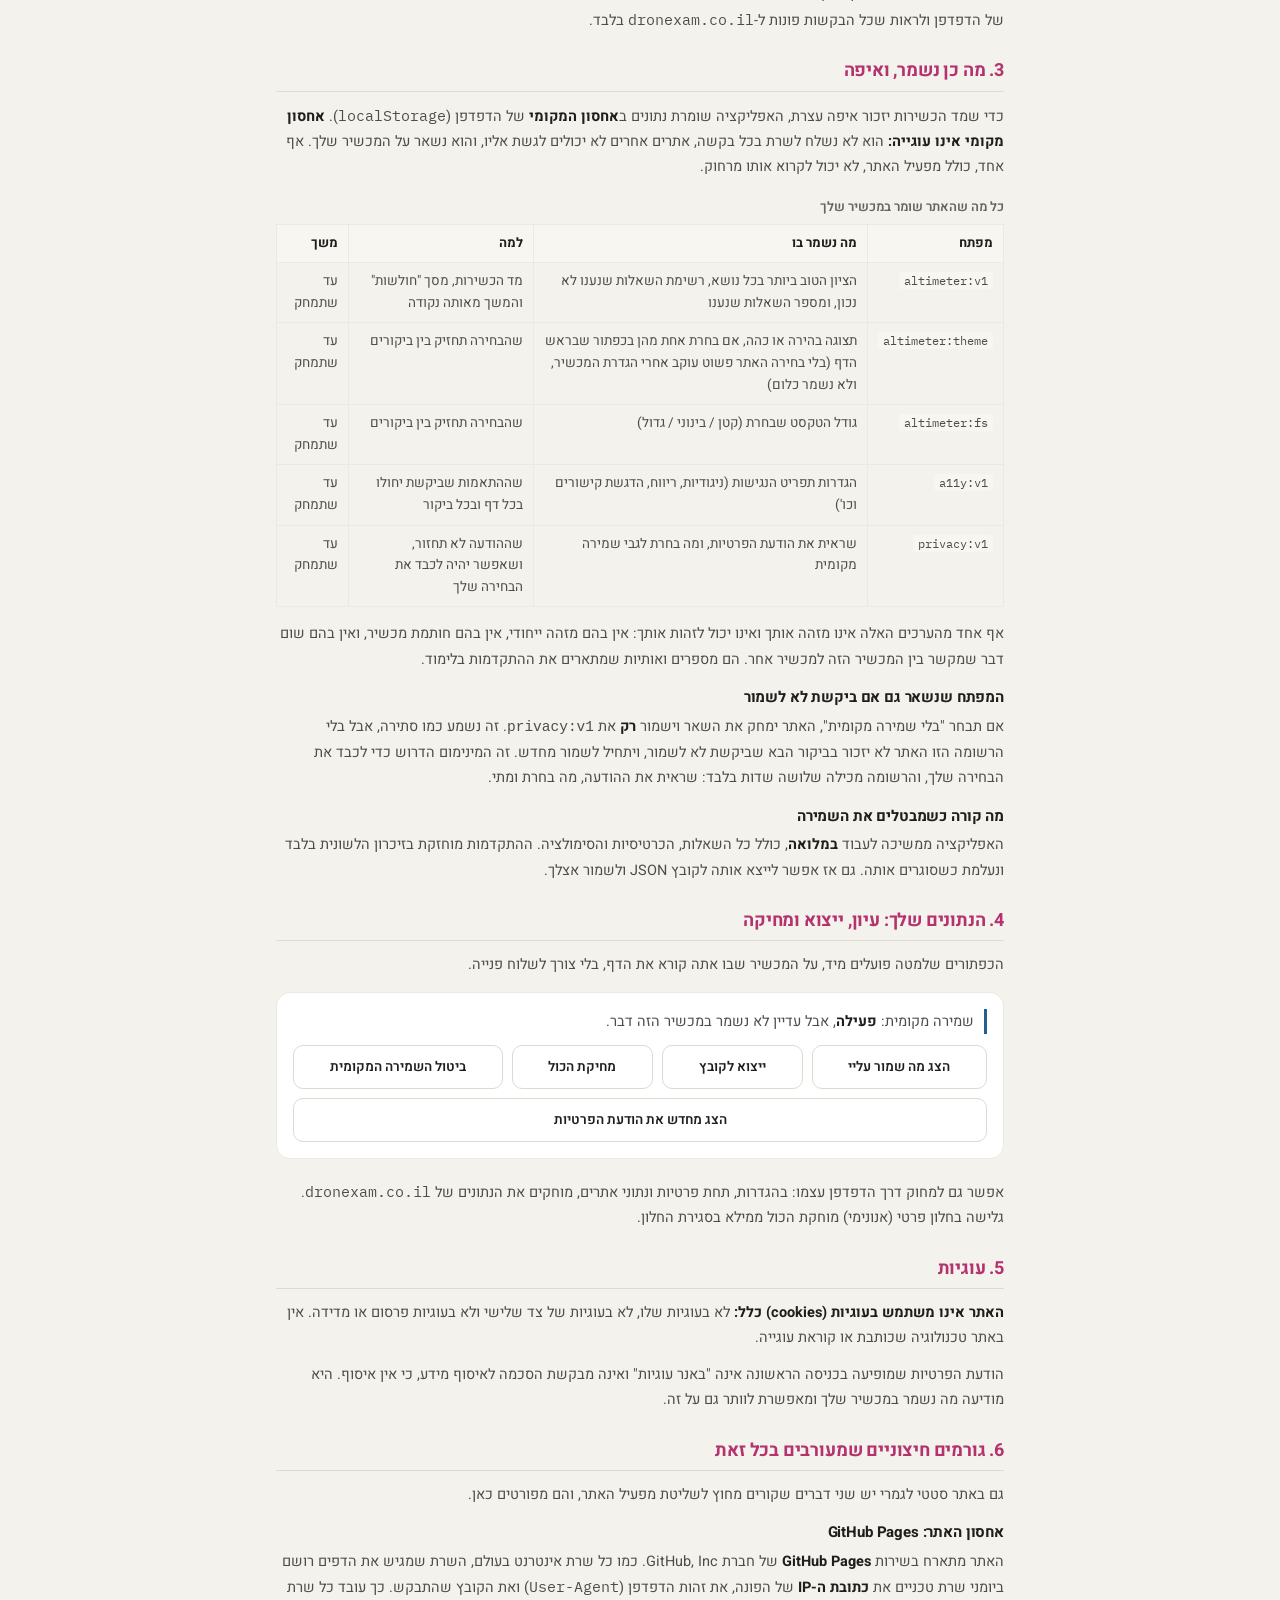
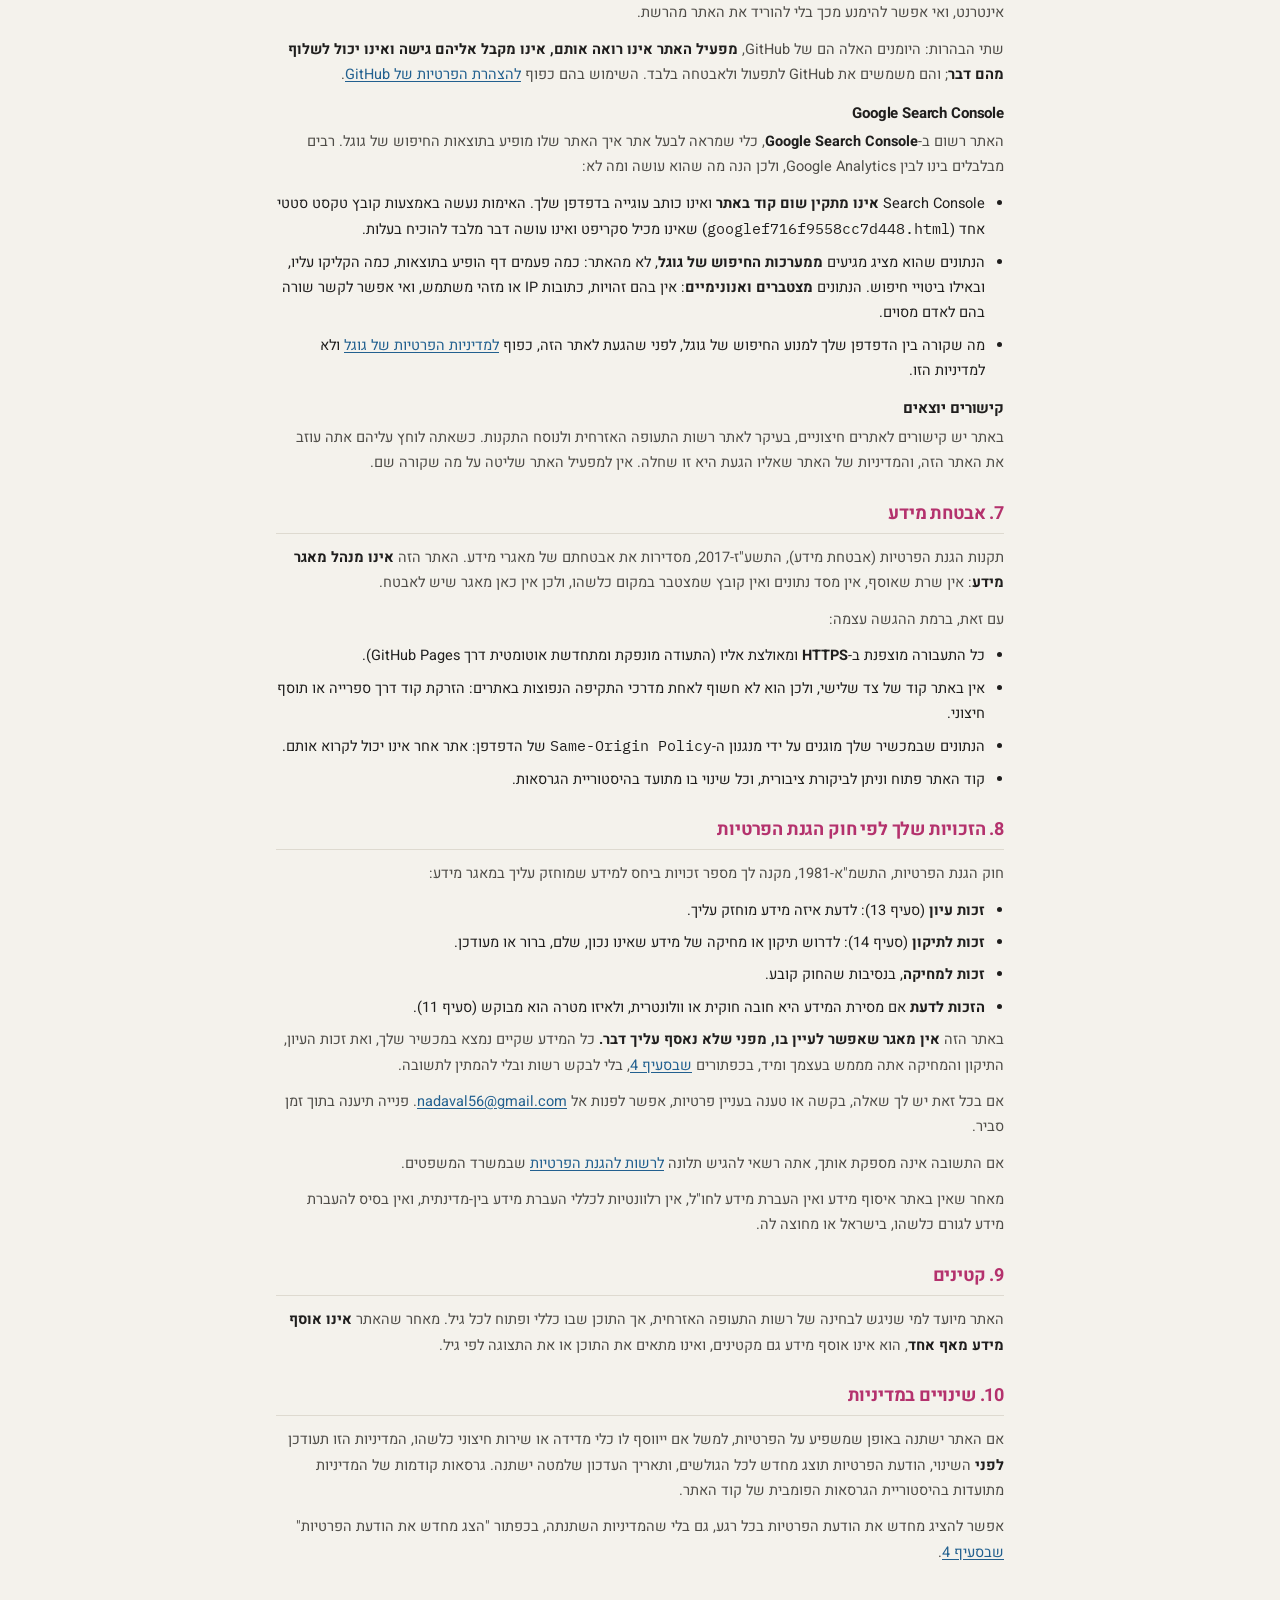
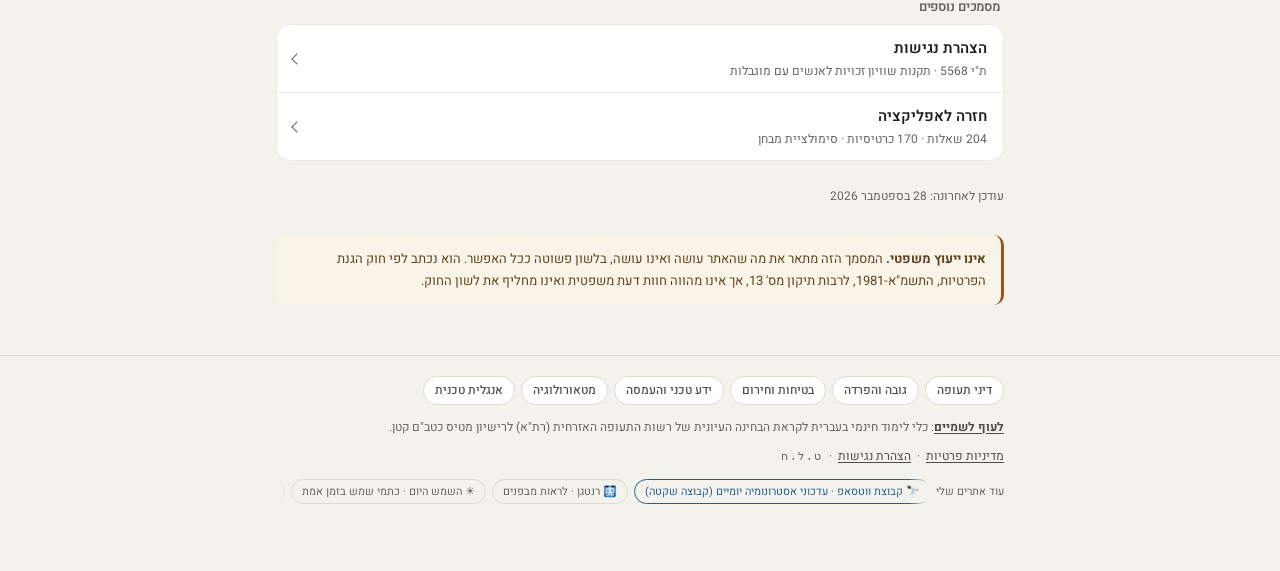
<file: privacy/index.html>
<!DOCTYPE html>
<html lang="he" dir="rtl">
<head>
<meta charset="utf-8">
<meta name="viewport" content="width=device-width, initial-scale=1, viewport-fit=cover">

<title>מדיניות פרטיות | לעוף לשמיים</title>
<meta name="description" content="מדיניות הפרטיות של dronexam.co.il: האתר אינו אוסף מידע אישי, אינו משתמש בעוגיות ואינו מעביר מידע לצד שלישי. ההתקדמות נשמרת במכשיר שלך בלבד, ובדף יש פקדים לעיון, לייצוא ולמחיקה.">
<link rel="canonical" href="https://dronexam.co.il/privacy/">
<link rel="alternate" hreflang="he-IL" href="https://dronexam.co.il/privacy/">
<meta name="robots" content="index, follow, max-snippet:-1">

<meta property="og:type" content="article">
<meta property="og:site_name" content="לעוף לשמיים">
<meta property="og:locale" content="he_IL">
<meta property="og:url" content="https://dronexam.co.il/privacy/">
<meta property="og:title" content="מדיניות פרטיות | לעוף לשמיים">
<meta property="og:description" content="האתר אינו אוסף מידע אישי, אינו משתמש בעוגיות ואינו מעביר מידע לצד שלישי. ההתקדמות נשמרת במכשיר שלך בלבד.">
<meta property="og:image" content="https://dronexam.co.il/assets/og/cover.jpg?v=3">
<meta property="og:image:width" content="1200">
<meta property="og:image:height" content="630">
<meta name="twitter:card" content="summary_large_image">
<meta name="twitter:image" content="https://dronexam.co.il/assets/og/cover.jpg?v=3">

<meta name="theme-color" content="#F4F2EC" media="(prefers-color-scheme: light)">
<meta name="theme-color" content="#1C1B19" media="(prefers-color-scheme: dark)">
<link rel="icon" href="../assets/icons/icon.svg" type="image/svg+xml">
<link rel="icon" href="../assets/icons/icon-32.png" type="image/png" sizes="32x32">
<link rel="icon" href="../assets/icons/icon-16.png" type="image/png" sizes="16x16">
<link rel="apple-touch-icon" href="../assets/icons/icon-192.png">

<link rel="preload" href="../assets/fonts/heebo-300-hebrew.woff2" as="font" type="font/woff2" crossorigin>
<link rel="preload" href="../assets/fonts/suezone-400-hebrew.woff2" as="font" type="font/woff2" crossorigin>
<link rel="stylesheet" href="../assets/css/style.css">
<link rel="stylesheet" href="../assets/css/a11y.css">
<link rel="stylesheet" href="../assets/css/page.css">

<!-- החלה מוקדמת של העדפות התצוגה — לפני הציור הראשון, כדי למנוע הבהוב.
     אם המשתמש ביקש "בלי שמירה מקומית", אין מה לקרוא ואין מה להחיל. -->
<script>
try{
  var _r=document.documentElement,_t=null;
  var _p=localStorage.getItem('privacy:v1');
  if(!_p||JSON.parse(_p).local!==false){
    var _fs=localStorage.getItem('altimeter:fs');
    if(_fs==='m'||_fs==='l')_r.setAttribute('data-fs',_fs);
    _t=localStorage.getItem('altimeter:theme');
    var _a=localStorage.getItem('a11y:v1');
    if(_a){_a=JSON.parse(_a);
      if(_a.mode)_r.classList.add('a11y-'+_a.mode);
      ['links','readable','spacing','still','cursor','focus'].forEach(function(k){if(_a[k])_r.classList.add('a11y-'+k);});}
  }
  if(_t!=='light'&&_t!=='dark')_t=(window.matchMedia&&matchMedia('(prefers-color-scheme: dark)').matches)?'dark':'light';
  _r.setAttribute('data-theme',_t);
}catch(e){}
</script>

<script type="application/ld+json">
{
  "@context": "https://schema.org",
  "@graph": [
    {
      "@type": "PrivacyPolicy",
      "@id": "https://dronexam.co.il/privacy/#policy",
      "name": "מדיניות פרטיות | לעוף לשמיים",
      "url": "https://dronexam.co.il/privacy/",
      "inLanguage": "he-IL",
      "dateModified": "2026-08-30",
      "isPartOf": { "@id": "https://dronexam.co.il/#website" }
    },
    {
      "@type": "BreadcrumbList",
      "itemListElement": [
        { "@type": "ListItem", "position": 1, "name": "לעוף לשמיים", "item": "https://dronexam.co.il/" },
        { "@type": "ListItem", "position": 2, "name": "מדיניות פרטיות", "item": "https://dronexam.co.il/privacy/" }
      ]
    }
  ]
}
</script>
</head>
<body class="doc legal">

<a class="skip" href="#doc">דלג לתוכן</a>

<header class="band">
  <div class="wrap">
    <a class="brand" href="../">
      <img class="brand-mark" src="../assets/icons/icon.svg" alt="" width="34" height="34">
      <span class="band-txt"><span class="ttl">לעוף לשמיים</span><span class="cs">מבחן רת"א למטיס כטב"ם קטן</span></span>
    </a>
    <div class="band-tools"><button type="button" class="icon-btn" data-theme-toggle aria-pressed="false" title="מעבר לתצוגה כהה">
        <svg class="i-moon" viewBox="0 0 24 24" aria-hidden="true"><path d="M20 14.5A8.5 8.5 0 0 1 9.5 4a8.5 8.5 0 1 0 10.5 10.5z"/></svg>
        <svg class="i-sun" viewBox="0 0 24 24" aria-hidden="true"><circle cx="12" cy="12" r="4"/><path d="M12 2v2M12 20v2M4.9 4.9l1.4 1.4M17.7 17.7l1.4 1.4M2 12h2M20 12h2M4.9 19.1l1.4-1.4M17.7 6.3l1.4-1.4"/></svg>
        <span class="sr-only">תצוגה כהה</span>
      </button></div>
  </div>
</header>

<main class="wrap doc-main" id="doc">

  <nav class="crumb" aria-label="נתיב">
    <a href="../">בית</a> <span aria-hidden="true">›</span> <span>מדיניות פרטיות</span>
  </nav>

  <h1>מדיניות פרטיות</h1>
  <p class="lede">האתר הזה לא אוסף עליך מידע. אין בו עוגיות, כלי מדידה או טפסים, ואין
  לו שרת שיכול לקבל ממך משהו. מה שנשמר, נשמר במכשיר שלך, ואפשר לראות אותו, לייצא
  אותו ולמחוק אותו ישירות מהדף הזה.</p>

  <div class="tldr">
    <h2>בקצרה</h2>
    <ul>
      <li><b>אין איסוף מידע אישי.</b> אין הרשמה או חשבון, ולא מתבקשים שם, אימייל או מילוי טופס.</li>
      <li><b>אין עוגיות ואין מעקב.</b> אין Google Analytics, פיקסלים, רשתות פרסום או כפתורי שיתוף של רשתות חברתיות.</li>
      <li><b>אין צד שלישי בקוד.</b> כל הקבצים, כולל הפונטים, מוגשים מהדומיין של האתר, והדפדפן שלך לא פונה לאף שרת אחר.</li>
      <li><b>ההתקדמות נשארת אצלך.</b> היא נשמרת באחסון המקומי של הדפדפן ולא נשלחת לשום מקום.</li>
      <li><b>שליטה מלאה.</b> בדף הזה אפשר לבטל את השמירה המקומית, לייצא את הנתונים לקובץ ולמחוק הכול, כל פעולה בלחיצה אחת.</li>
    </ul>
  </div>

  <nav class="toc" aria-label="תוכן העניינים">
    <h2>בדף הזה</h2>
    <ol>
      <li><a href="#s-who">מי מפעיל את האתר, ואיך פונים אליו</a></li>
      <li><a href="#s-none">מה האתר לא עושה</a></li>
      <li><a href="#s-local">מה כן נשמר, ואיפה</a></li>
      <li><a href="#s-controls">הנתונים שלך: עיון, ייצוא ומחיקה</a></li>
      <li><a href="#s-cookies">עוגיות</a></li>
      <li><a href="#s-third">גורמים חיצוניים שמעורבים בכל זאת</a></li>
      <li><a href="#s-sec">אבטחת מידע</a></li>
      <li><a href="#s-rights">הזכויות שלך לפי חוק הגנת הפרטיות</a></li>
      <li><a href="#s-minors">קטינים</a></li>
      <li><a href="#s-changes">שינויים במדיניות</a></li>
    </ol>
  </nav>

  <section class="doc-sec" id="s-who">
    <h2>1. מי מפעיל את האתר, ואיך פונים אליו</h2>
    <p>האתר <b>dronexam.co.il</b> ("לעוף לשמיים") הוא כלי לימוד חופשי, ללא עלות וללא
    מטרות רווח, לקראת הבחינה העיונית של רשות התעופה האזרחית לרישיון מטיס כטב"ם קטן.</p>
    <div class="contact">
      <p><b>מפעיל האתר:</b> נדב אלשיך</p>
      <p><b>דואר אלקטרוני:</b> <a href="mailto:nadaval56@gmail.com">nadaval56@gmail.com</a></p>
      <p><b>כתובת האתר:</b> <a href="https://dronexam.co.il/">dronexam.co.il</a></p>
    </div>
    <p>המדיניות הזו נכתבה כדי לקיים את חובת היידוע שבסעיף 11 לחוק הגנת הפרטיות,
    התשמ"א-1981, בנוסחו לאחר <b>תיקון מס' 13</b> (התשפ"ה-2024), שנכנס לתוקף
    ב-14 באוגוסט 2025. היא חלה גם במקום שבו החוק אינו מחייב את האתר, מפני שאין בו
    איסוף מידע כלל.</p>
  </section>

  <section class="doc-sec" id="s-none">
    <h2>2. מה האתר לא עושה</h2>
    <p>הרשימה הזו מלאה. האתר בנוי כאתר סטטי: קובצי HTML, CSS ו-JavaScript
    שרצים אצלך בדפדפן. <b>אין לו שרת אפליקציה, אין לו מסד נתונים ואין לו ממשק
    שיכול לקלוט ממך מידע.</b> לכן:</p>
    <ul>
      <li>האתר <b>אינו מבקש ואינו קולט</b> שם, כתובת, טלפון, דואר אלקטרוני, תעודת זהות או כל פרט מזהה אחר.</li>
      <li>אין באתר <b>הרשמה, התחברות או חשבון משתמש</b>.</li>
      <li>אין באתר <b>טופס יצירת קשר</b>, ניוזלטר או רשימת תפוצה.</li>
      <li>אין באתר <b>כלי מדידה או ניתוח התנהגות</b>: לא Google Analytics, Google Tag Manager, Meta Pixel, Hotjar או כל כלי דומה.</li>
      <li>אין באתר <b>פרסומות</b>, רשתות פרסום או מעקב שיווקי, ואין בו מכירת מידע או העברתו לצד שלישי, כי אין מידע שאפשר להעביר.</li>
      <li>אין באתר <b>רכיבים משובצים של צד שלישי</b>: אין iframe, אין נגן חיצוני, אין כפתורי "לייק" או שיתוף של רשתות חברתיות, ואין <span class="mono">CDN</span> חיצוני. גם הפונטים נטענים מהשרת של האתר עצמו ולא מ-Google Fonts, כדי שהדפדפן שלך לא יפנה לגוגל בזמן הגלישה.</li>
      <li>האתר <b>אינו מבקש הרשאות</b> למיקום, מצלמה, מיקרופון, אנשי קשר או התראות.</li>
    </ul>
    <p>אפשר לוודא את זה בעצמך: הקוד של האתר פתוח ומפורסם במלואו, ואפשר לפתוח את
    לשונית ה-<span class="mono">Network</span> בכלי הפיתוח של הדפדפן ולראות שכל
    הבקשות פונות ל-<span class="mono">dronexam.co.il</span> בלבד.</p>
  </section>

  <section class="doc-sec" id="s-local">
    <h2>3. מה כן נשמר, ואיפה</h2>
    <p>כדי שמד הכשירות יזכור איפה עצרת, האפליקציה שומרת נתונים ב<b>אחסון המקומי</b>
    של הדפדפן (<span class="mono">localStorage</span>). <b>אחסון מקומי אינו עוגייה:</b>
    הוא לא נשלח לשרת בכל בקשה, אתרים אחרים לא יכולים לגשת אליו, והוא נשאר על המכשיר
    שלך. אף אחד, כולל מפעיל האתר, לא יכול לקרוא אותו מרחוק.</p>

    <div class="tbl-scroll">
    <table class="legal-tbl">
      <caption>כל מה שהאתר שומר במכשיר שלך</caption>
      <thead>
        <tr><th scope="col">מפתח</th><th scope="col">מה נשמר בו</th><th scope="col">למה</th><th scope="col">משך</th></tr>
      </thead>
      <tbody>
        <tr>
          <td><code>altimeter:v1</code></td>
          <td>הציון הטוב ביותר בכל נושא, רשימת השאלות שנענו לא נכון, ומספר השאלות שנענו</td>
          <td>מד הכשירות, מסך "חולשות" והמשך מאותה נקודה</td>
          <td>עד שתמחק</td>
        </tr>
        <tr>
          <td><code>altimeter:theme</code></td>
          <td>תצוגה בהירה או כהה, אם בחרת אחת מהן בכפתור שבראש הדף (בלי בחירה האתר פשוט עוקב אחרי הגדרת המכשיר, ולא נשמר כלום)</td>
          <td>שהבחירה תחזיק בין ביקורים</td>
          <td>עד שתמחק</td>
        </tr>
        <tr>
          <td><code>altimeter:fs</code></td>
          <td>גודל הטקסט שבחרת (קטן / בינוני / גדול)</td>
          <td>שהבחירה תחזיק בין ביקורים</td>
          <td>עד שתמחק</td>
        </tr>
        <tr>
          <td><code>a11y:v1</code></td>
          <td>הגדרות תפריט הנגישות (ניגודיות, ריווח, הדגשת קישורים וכו')</td>
          <td>שההתאמות שביקשת יחולו בכל דף ובכל ביקור</td>
          <td>עד שתמחק</td>
        </tr>
        <tr>
          <td><code>privacy:v1</code></td>
          <td>שראית את הודעת הפרטיות, ומה בחרת לגבי שמירה מקומית</td>
          <td>שההודעה לא תחזור, ושאפשר יהיה לכבד את הבחירה שלך</td>
          <td>עד שתמחק</td>
        </tr>
      </tbody>
    </table>
    </div>

    <p>אף אחד מהערכים האלה אינו מזהה אותך ואינו יכול לזהות אותך: אין בהם מזהה
    ייחודי, אין בהם חותמת מכשיר, ואין בהם שום דבר שמקשר בין המכשיר הזה למכשיר אחר.
    הם מספרים ואותיות שמתארים את ההתקדמות בלימוד.</p>

    <h3>המפתח שנשאר גם אם ביקשת לא לשמור</h3>
    <p>אם תבחר "בלי שמירה מקומית", האתר ימחק את השאר וישמור <b>רק</b> את
    <code>privacy:v1</code>. זה נשמע כמו סתירה, אבל בלי הרשומה הזו האתר לא יזכור
    בביקור הבא שביקשת לא לשמור, ויתחיל לשמור מחדש. זה המינימום הדרוש כדי לכבד את
    הבחירה שלך, והרשומה מכילה שלושה שדות בלבד: שראית את ההודעה, מה בחרת ומתי.</p>

    <h3>מה קורה כשמבטלים את השמירה</h3>
    <p>האפליקציה ממשיכה לעבוד <b>במלואה</b>, כולל כל השאלות, הכרטיסיות והסימולציה.
    ההתקדמות מוחזקת בזיכרון הלשונית בלבד ונעלמת כשסוגרים אותה. גם אז אפשר
    לייצא אותה לקובץ JSON ולשמור אצלך.</p>
  </section>

  <section class="doc-sec" id="s-controls">
    <h2>4. הנתונים שלך: עיון, ייצוא ומחיקה</h2>
    <p>הכפתורים שלמטה פועלים מיד, על המכשיר שבו אתה קורא את הדף, בלי צורך לשלוח
    פנייה.</p>

    <div class="datactl">
      <p class="st" id="dv-state">בודק את מצב האחסון במכשיר…</p>
      <div class="btn-row">
        <button type="button" class="btn alt" id="dv-show">הצג מה שמור עליי</button>
        <button type="button" class="btn alt" id="dv-export">ייצוא לקובץ</button>
        <button type="button" class="btn alt" id="dv-wipe">מחיקת הכול</button>
        <button type="button" class="btn alt" id="dv-toggle">טוען…</button>
        <button type="button" class="btn alt" id="dv-again">הצג מחדש את הודעת הפרטיות</button>
      </div>
      <div id="dv-out"></div>
      <noscript>
        <p>הפקדים האלה דורשים JavaScript. אפשר גם למחוק הכול ידנית: בהגדרות
        הדפדפן, "נתוני אתרים" (Site data) עבור <span class="mono">dronexam.co.il</span>.</p>
      </noscript>
    </div>

    <p>אפשר גם למחוק דרך הדפדפן עצמו: בהגדרות, תחת פרטיות ונתוני אתרים, מוחקים את
    הנתונים של <span class="mono">dronexam.co.il</span>. גלישה בחלון פרטי (אנונימי) מוחקת הכול
    ממילא בסגירת החלון.</p>
  </section>

  <section class="doc-sec" id="s-cookies">
    <h2>5. עוגיות</h2>
    <p><b>האתר אינו משתמש בעוגיות (cookies) כלל:</b> לא בעוגיות שלו, לא בעוגיות
    של צד שלישי ולא בעוגיות פרסום או מדידה. אין באתר טכנולוגיה שכותבת או קוראת
    עוגייה.</p>
    <p>הודעת הפרטיות שמופיעה בכניסה הראשונה אינה "באנר עוגיות" ואינה מבקשת הסכמה
    לאיסוף מידע, כי אין איסוף. היא מודיעה מה נשמר במכשיר שלך ומאפשרת לוותר גם על
    זה.</p>
  </section>

  <section class="doc-sec" id="s-third">
    <h2>6. גורמים חיצוניים שמעורבים בכל זאת</h2>
    <p>גם באתר סטטי לגמרי יש שני דברים שקורים מחוץ לשליטת מפעיל האתר, והם מפורטים
    כאן.</p>

    <h3>אחסון האתר: GitHub Pages</h3>
    <p>האתר מתארח בשירות <b>GitHub Pages</b> של חברת GitHub, Inc. כמו כל שרת
    אינטרנט בעולם, השרת שמגיש את הדפים רושם ביומני שרת טכניים את <b>כתובת ה-IP</b>
    של הפונה, את זהות הדפדפן (<span class="mono">User-Agent</span>) ואת הקובץ
    שהתבקש. כך עובד כל שרת אינטרנט, ואי אפשר להימנע מכך בלי להוריד את האתר
    מהרשת.</p>
    <p>שתי הבהרות: היומנים האלה הם של GitHub, <b>מפעיל האתר אינו רואה אותם,
    אינו מקבל אליהם גישה ואינו יכול לשלוף מהם דבר</b>; והם משמשים את GitHub
    לתפעול ולאבטחה בלבד. השימוש בהם כפוף
    <a href="https://docs.github.com/site-policy/privacy-policies/github-privacy-statement" target="_blank" rel="noopener">להצהרת הפרטיות של GitHub</a>.</p>

    <h3>Google Search Console</h3>
    <p>האתר רשום ב-<b>Google Search Console</b>, כלי שמראה לבעל אתר איך האתר שלו
    מופיע בתוצאות החיפוש של גוגל. רבים מבלבלים בינו לבין Google Analytics, ולכן
    הנה מה שהוא עושה ומה לא:</p>
    <ul>
      <li>Search Console <b>אינו מתקין שום קוד באתר</b> ואינו כותב עוגייה בדפדפן שלך. האימות נעשה באמצעות קובץ טקסט סטטי אחד (<span class="mono">googlef716f9558cc7d448.html</span>) שאינו מכיל סקריפט ואינו עושה דבר מלבד להוכיח בעלות.</li>
      <li>הנתונים שהוא מציג מגיעים <b>ממערכות החיפוש של גוגל</b>, לא מהאתר: כמה פעמים דף הופיע בתוצאות, כמה הקליקו עליו, ובאילו ביטויי חיפוש. הנתונים <b>מצטברים ואנונימיים</b>: אין בהם זהויות, כתובות IP או מזהי משתמש, ואי אפשר לקשר שורה בהם לאדם מסוים.</li>
      <li>מה שקורה בין הדפדפן שלך למנוע החיפוש של גוגל, לפני שהגעת לאתר הזה, כפוף <a href="https://policies.google.com/privacy" target="_blank" rel="noopener">למדיניות הפרטיות של גוגל</a> ולא למדיניות הזו.</li>
    </ul>

    <h3>קישורים יוצאים</h3>
    <p>באתר יש קישורים לאתרים חיצוניים, בעיקר לאתר רשות התעופה האזרחית ולנוסח
    התקנות. כשאתה לוחץ עליהם אתה עוזב את האתר הזה, והמדיניות של האתר שאליו
    הגעת היא זו שחלה. אין למפעיל האתר שליטה על מה שקורה שם.</p>
  </section>

  <section class="doc-sec" id="s-sec">
    <h2>7. אבטחת מידע</h2>
    <p>תקנות הגנת הפרטיות (אבטחת מידע), התשע"ז-2017, מסדירות את אבטחתם של מאגרי
    מידע. האתר הזה <b>אינו מנהל מאגר מידע</b>: אין שרת שאוסף, אין מסד נתונים ואין
    קובץ שמצטבר במקום כלשהו, ולכן אין כאן מאגר שיש לאבטח.</p>
    <p>עם זאת, ברמת ההגשה עצמה:</p>
    <ul>
      <li>כל התעבורה מוצפנת ב-<b>HTTPS</b> ומאולצת אליו (התעודה מונפקת ומתחדשת אוטומטית דרך GitHub Pages).</li>
      <li>אין באתר קוד של צד שלישי, ולכן הוא לא חשוף לאחת מדרכי התקיפה הנפוצות באתרים: הזרקת קוד דרך ספרייה או תוסף חיצוני.</li>
      <li>הנתונים שבמכשיר שלך מוגנים על ידי מנגנון ה-<span class="mono">Same-Origin Policy</span> של הדפדפן: אתר אחר אינו יכול לקרוא אותם.</li>
      <li>קוד האתר פתוח וניתן לביקורת ציבורית, וכל שינוי בו מתועד בהיסטוריית הגרסאות.</li>
    </ul>
  </section>

  <section class="doc-sec" id="s-rights">
    <h2>8. הזכויות שלך לפי חוק הגנת הפרטיות</h2>
    <p>חוק הגנת הפרטיות, התשמ"א-1981, מקנה לך מספר זכויות ביחס למידע שמוחזק עליך
    במאגר מידע:</p>
    <ul>
      <li><b>זכות עיון</b> (סעיף 13): לדעת איזה מידע מוחזק עליך.</li>
      <li><b>זכות לתיקון</b> (סעיף 14): לדרוש תיקון או מחיקה של מידע שאינו נכון, שלם, ברור או מעודכן.</li>
      <li><b>זכות למחיקה</b>, בנסיבות שהחוק קובע.</li>
      <li><b>הזכות לדעת</b> אם מסירת המידע היא חובה חוקית או וולונטרית, ולאיזו מטרה הוא מבוקש (סעיף 11).</li>
    </ul>
    <p>באתר הזה <b>אין מאגר שאפשר לעיין בו, מפני שלא נאסף עליך דבר.</b> כל המידע שקיים נמצא במכשיר שלך, ואת זכות העיון,
    התיקון והמחיקה אתה מממש בעצמך ומיד, בכפתורים
    <a href="#s-controls">שבסעיף 4</a>, בלי לבקש רשות ובלי להמתין לתשובה.</p>
    <p>אם בכל זאת יש לך שאלה, בקשה או טענה בעניין פרטיות, אפשר לפנות אל
    <a href="mailto:nadaval56@gmail.com">nadaval56@gmail.com</a>. פנייה תיענה
    בתוך זמן סביר.</p>
    <p>אם התשובה אינה מספקת אותך, אתה רשאי להגיש תלונה
    <a href="https://www.gov.il/he/departments/the_privacy_protection_authority" target="_blank" rel="noopener">לרשות להגנת הפרטיות</a>
    שבמשרד המשפטים.</p>
    <p class="tiny">מאחר שאין באתר איסוף מידע ואין העברת מידע לחו"ל, אין רלוונטיות
    לכללי העברת מידע בין-מדינתית, ואין בסיס להעברת מידע לגורם כלשהו, בישראל או
    מחוצה לה.</p>
  </section>

  <section class="doc-sec" id="s-minors">
    <h2>9. קטינים</h2>
    <p>האתר מיועד למי שניגש לבחינה של רשות התעופה האזרחית, אך התוכן שבו כללי
    ופתוח לכל גיל. מאחר שהאתר <b>אינו אוסף מידע מאף אחד</b>, הוא אינו אוסף מידע
    גם מקטינים, ואינו מתאים את התוכן או את התצוגה לפי גיל.</p>
  </section>

  <section class="doc-sec" id="s-changes">
    <h2>10. שינויים במדיניות</h2>
    <p>אם האתר ישתנה באופן שמשפיע על הפרטיות, למשל אם ייווסף לו כלי מדידה או שירות
    חיצוני כלשהו, המדיניות הזו תעודכן <b>לפני</b> השינוי, הודעת הפרטיות
    תוצג מחדש לכל הגולשים, ותאריך העדכון שלמטה ישתנה. גרסאות קודמות של המדיניות
    מתועדות בהיסטוריית הגרסאות הפומבית של קוד האתר.</p>
    <p>אפשר להציג מחדש את הודעת הפרטיות בכל רגע, גם בלי שהמדיניות השתנתה,
    בכפתור "הצג מחדש את הודעת הפרטיות" <a href="#s-controls">שבסעיף 4</a>.</p>
  </section>

  <nav class="siblings" aria-label="מסמכים נוספים">
    <h2>מסמכים נוספים</h2>
    <ul>
      <li><a href="../accessibility/">הצהרת נגישות</a><span>ת"י 5568 · תקנות שוויון זכויות לאנשים עם מוגבלות</span></li>
      <li><a href="../">חזרה לאפליקציה</a><span>204 שאלות · 170 כרטיסיות · סימולציית מבחן</span></li>
    </ul>
  </nav>

  <p class="updated">עודכן לאחרונה: 28 בספטמבר 2026</p>

  <div class="notice">
    <b>אינו ייעוץ משפטי.</b> המסמך הזה מתאר את מה שהאתר עושה ואינו עושה, בלשון
    פשוטה ככל האפשר. הוא נכתב לפי חוק הגנת הפרטיות, התשמ"א-1981, לרבות תיקון
    מס' 13, אך אינו מהווה חוות דעת משפטית ואינו מחליף את לשון החוק.
  </div>

</main>

<footer class="site-foot">
  <div class="wrap">
    <nav class="foot-topics" aria-label="דפי נושא לעיון">
      <a href="../aviation-law/">דיני תעופה</a>
      <a href="../altitude-separation/">גובה והפרדה</a>
      <a href="../safety-emergency/">בטיחות וחירום</a>
      <a href="../technical-loading/">ידע טכני והעמסה</a>
      <a href="../meteorology/">מטאורולוגיה</a>
      <a href="../aviation-english/">אנגלית טכנית</a>
    </nav>
    <p><a href="../"><b>לעוף לשמיים</b></a>: כלי לימוד חינמי בעברית לקראת הבחינה העיונית
    של רשות התעופה האזרחית (רת"א) לרישיון מטיס כטב"ם קטן.</p>
    <p class="foot-legal"><a href="../privacy/">מדיניות פרטיות</a> · <a href="../accessibility/">הצהרת נגישות</a> · <span class="tlh">ט.ל.ח</span></p>

    <!-- פס שנע לאט מעצמו. הסט השני הוא העתק לגלילה רציפה, ולכן מוסתר מקורא
         המסך ומהמקלדת. נעצר בריחוף, במיקוד ובלחיצה, ובמצב "בלי תנועה"
         (הגדרת המערכת או תפריט הנגישות) הופך לפס רגיל שגוללים ביד. -->
    <nav class="sister" aria-label="האתרים הנוספים שלי">
      <span class="sister-lbl">עוד אתרים שלי</span>
      <div class="sister-view">
        <div class="sister-track">
        <div class="sister-set">
          <a href="https://chat.whatsapp.com/JPkp1hyk4J938apVTFu6J1" rel="noopener" class="sister-invite"><span aria-hidden="true">🔭</span> קבוצת ווטסאפ · עדכוני אסטרונומיה יומיים (קבוצה שקטה)</a>
          <a href="https://roentgen.co.il/" rel="noopener"><span aria-hidden="true">🩻</span> רנטגן · לראות מבפנים</a>
          <a href="https://sunspots.co.il/" rel="noopener"><span aria-hidden="true">☀️</span> השמש היום · כתמי שמש בזמן אמת</a>
          <a href="https://making-il.co.il/" rel="noopener"><span aria-hidden="true">🛠️</span> מייקינג · יצירה טכנולוגית</a>
          <a href="https://banknote.co.il/" rel="noopener"><span aria-hidden="true">💶</span> Banknote · שטרות ומטבעות</a>
          <a href="https://www.geniza.co.il/" rel="noopener"><span aria-hidden="true">📜</span> הגניזה הקהירית</a>
          <a href="https://holisticcenter.co.il/" rel="noopener"><span aria-hidden="true">🌱</span> מעט צרי · רפואה משלימה</a>
          <a href="https://pursue.co.il/" rel="noopener"><span aria-hidden="true">🛸</span> PURSUE · ארכיון עב"מים</a>
          <a href="https://quake.co.il/" rel="noopener"><span aria-hidden="true">🌍</span> רעידת אדמה · רעידות היסטוריות</a>
          <a href="https://heb-cal.co.il/" rel="noopener"><span aria-hidden="true">📅</span> לוח עברי</a>
          <a href="https://cranialnerves.co.il/" rel="noopener"><span aria-hidden="true">🧠</span> עצבי הגולגולת · 12 זוגות העצבים</a>
          <a href="https://kal-vachomer.co.il/" rel="noopener"><span aria-hidden="true">📖</span> סגולת הבן איש חי לרפואה</a>
        </div>
        <div class="sister-set sister-clone" aria-hidden="true">
          <a href="https://chat.whatsapp.com/JPkp1hyk4J938apVTFu6J1" rel="noopener" class="sister-invite" tabindex="-1"><span aria-hidden="true">🔭</span> קבוצת ווטסאפ · עדכוני אסטרונומיה יומיים (קבוצה שקטה)</a>
          <a href="https://roentgen.co.il/" rel="noopener" tabindex="-1"><span aria-hidden="true">🩻</span> רנטגן · לראות מבפנים</a>
          <a href="https://sunspots.co.il/" rel="noopener" tabindex="-1"><span aria-hidden="true">☀️</span> השמש היום · כתמי שמש בזמן אמת</a>
          <a href="https://making-il.co.il/" rel="noopener" tabindex="-1"><span aria-hidden="true">🛠️</span> מייקינג · יצירה טכנולוגית</a>
          <a href="https://banknote.co.il/" rel="noopener" tabindex="-1"><span aria-hidden="true">💶</span> Banknote · שטרות ומטבעות</a>
          <a href="https://www.geniza.co.il/" rel="noopener" tabindex="-1"><span aria-hidden="true">📜</span> הגניזה הקהירית</a>
          <a href="https://holisticcenter.co.il/" rel="noopener" tabindex="-1"><span aria-hidden="true">🌱</span> מעט צרי · רפואה משלימה</a>
          <a href="https://pursue.co.il/" rel="noopener" tabindex="-1"><span aria-hidden="true">🛸</span> PURSUE · ארכיון עב"מים</a>
          <a href="https://quake.co.il/" rel="noopener" tabindex="-1"><span aria-hidden="true">🌍</span> רעידת אדמה · רעידות היסטוריות</a>
          <a href="https://heb-cal.co.il/" rel="noopener" tabindex="-1"><span aria-hidden="true">📅</span> לוח עברי</a>
          <a href="https://cranialnerves.co.il/" rel="noopener" tabindex="-1"><span aria-hidden="true">🧠</span> עצבי הגולגולת · 12 זוגות העצבים</a>
          <a href="https://kal-vachomer.co.il/" rel="noopener" tabindex="-1"><span aria-hidden="true">📖</span> סגולת הבן איש חי לרפואה</a>
        </div>
        </div>
      </div>
    </nav>  </div>
</footer>

<script src="../assets/js/app/privacy.js"></script>
<script src="../assets/js/app/fontsize.js"></script>
<script src="../assets/js/app/theme.js"></script>
<script src="../assets/js/app/sister.js"></script>
<script src="../assets/js/app/a11y.js"></script>
<script>
/* פקדי הנתונים. הכול מקומי — אין כאן שום קריאת רשת. */
(function () {
  var out = document.getElementById('dv-out');
  var st = document.getElementById('dv-state');
  var tg = document.getElementById('dv-toggle');

  /* התאמת מין ומספר בעברית — "1 פריטים" נראה כמו תרגום מכונה. */
  function items(n) {
    return n === 0 ? 'שום פריט' : n === 1 ? 'פריט אחד' : n + ' פריטים';
  }

  function esc(s) {
    return String(s).replace(/[&<>]/g, function (c) {
      return { '&': '&amp;', '<': '&lt;', '>': '&gt;' }[c];
    });
  }

  function refresh() {
    var rows = PRIVACY.inventory();
    var allowed = PRIVACY.storageAllowed();
    var bytes = rows.reduce(function (a, r) { return a + r.size; }, 0);
    st.innerHTML = allowed
      ? (rows.length
          ? 'שמירה מקומית: <b>פעילה</b>. במכשיר הזה שמור כרגע <b>' + items(rows.length) +
            '</b>, בגודל כולל של <b>' + bytes + '</b> תווים.'
          : 'שמירה מקומית: <b>פעילה</b>, אבל עדיין לא נשמר במכשיר הזה דבר.')
      : 'שמירה מקומית: <b>מבוטלת</b> לפי בקשתך. ההתקדמות מוחזקת בזיכרון הלשונית בלבד ' +
        'ונמחקת בסגירתה. נשמרת רק רשומת הבחירה הזו עצמה.';
    tg.textContent = allowed ? 'ביטול השמירה המקומית' : 'הפעלת השמירה המקומית';
  }

  document.getElementById('dv-show').addEventListener('click', function () {
    var rows = PRIVACY.inventory();
    if (!rows.length) { out.innerHTML = '<p class="dv-msg">לא שמור עליך דבר במכשיר הזה.</p>'; return; }
    var txt = rows.map(function (r) { return r.key + '\n' + r.value; }).join('\n\n');
    out.innerHTML = '<p class="dv-msg">זה כל מה ששמור במכשיר הזה (' + items(rows.length) + '):</p>' +
                    '<pre tabindex="0">' + esc(txt) + '</pre>';
  });

  document.getElementById('dv-export').addEventListener('click', function () {
    var rows = PRIVACY.inventory();
    var obj = {};
    rows.forEach(function (r) { obj[r.key] = r.value; });
    var b = new Blob([JSON.stringify(obj, null, 2)], { type: 'application/json' });
    var u = URL.createObjectURL(b), a = document.createElement('a');
    a.href = u; a.download = 'dronexam-local-data.json'; a.click();
    URL.revokeObjectURL(u);
    out.innerHTML = '<p class="dv-msg">הקובץ ירד למכשיר.</p>';
  });

  document.getElementById('dv-wipe').addEventListener('click', function () {
    if (!confirm('למחוק את כל מה שהאתר שמר במכשיר הזה, כולל ההתקדמות בלימוד? הפעולה אינה הפיכה.')) return;
    var n = PRIVACY.purge();
    PRIVACY.remove(PRIVACY.KEY);
    out.innerHTML = '<p class="dv-msg">נמחק ' + items(n + 1) + '. לא נשאר דבר.</p>';
    refresh();
  });

  tg.addEventListener('click', function () {
    var allowed = PRIVACY.storageAllowed();
    if (allowed && !confirm('ביטול השמירה המקומית ימחק עכשיו את ההתקדמות ואת העדפות התצוגה השמורות. להמשיך?')) return;
    PRIVACY.decide(!allowed);
    out.innerHTML = '<p class="dv-msg">' + (allowed
      ? 'השמירה המקומית בוטלה, והנתונים שהיו שמורים נמחקו.'
      : 'השמירה המקומית הופעלה מחדש.') + '</p>';
    refresh();
  });

  document.getElementById('dv-again').addEventListener('click', function () {
    PRIVACY.reopen();
    location.reload();
  });

  /* שורת המצב נקראת בטעינה, אבל ההחלטה בהודעת הפרטיות עשויה להתקבל
     אחריה — ואז המספרים שמוצגים כאן כבר לא נכונים. privacy.js משדר
     את האירוע הזה בכל שינוי, וכאן פשוט קוראים מחדש. */
  document.addEventListener('privacy:change', refresh);

  refresh();
})();
</script>

</body>
</html>
</file>
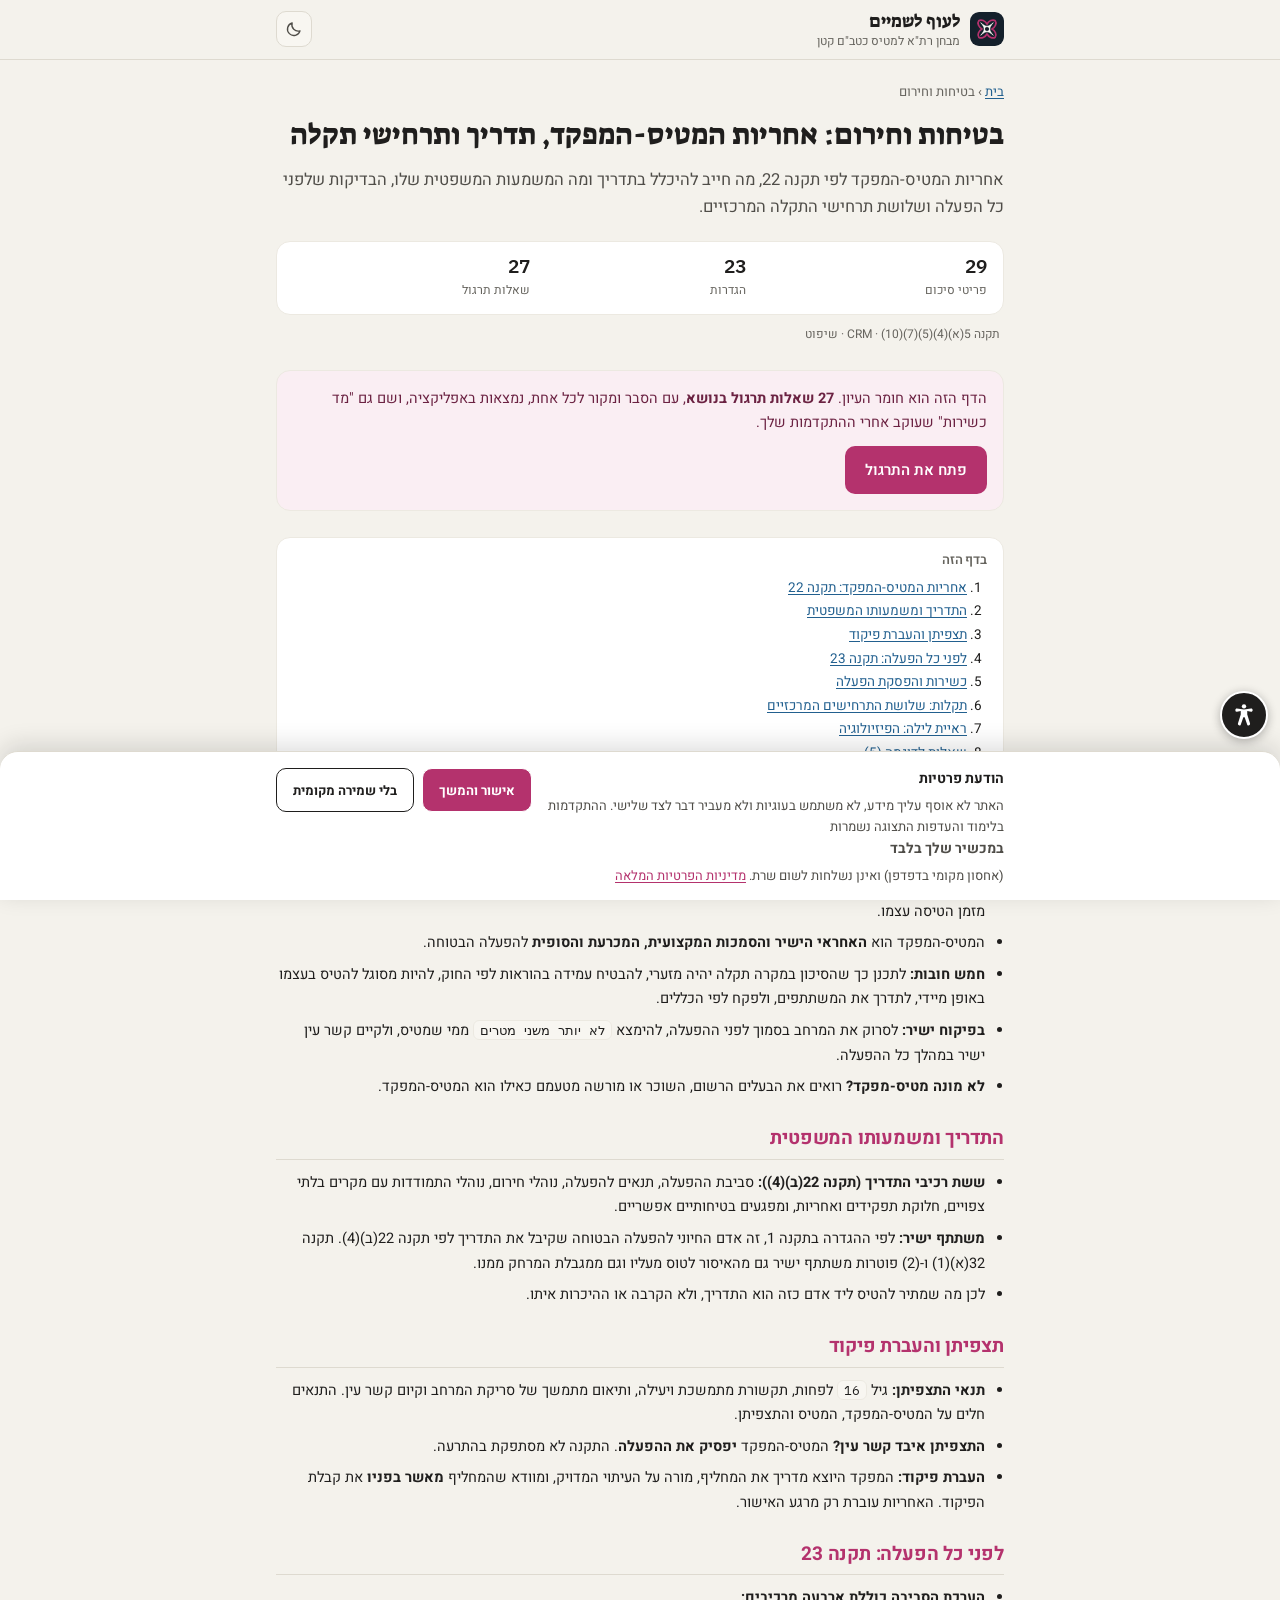
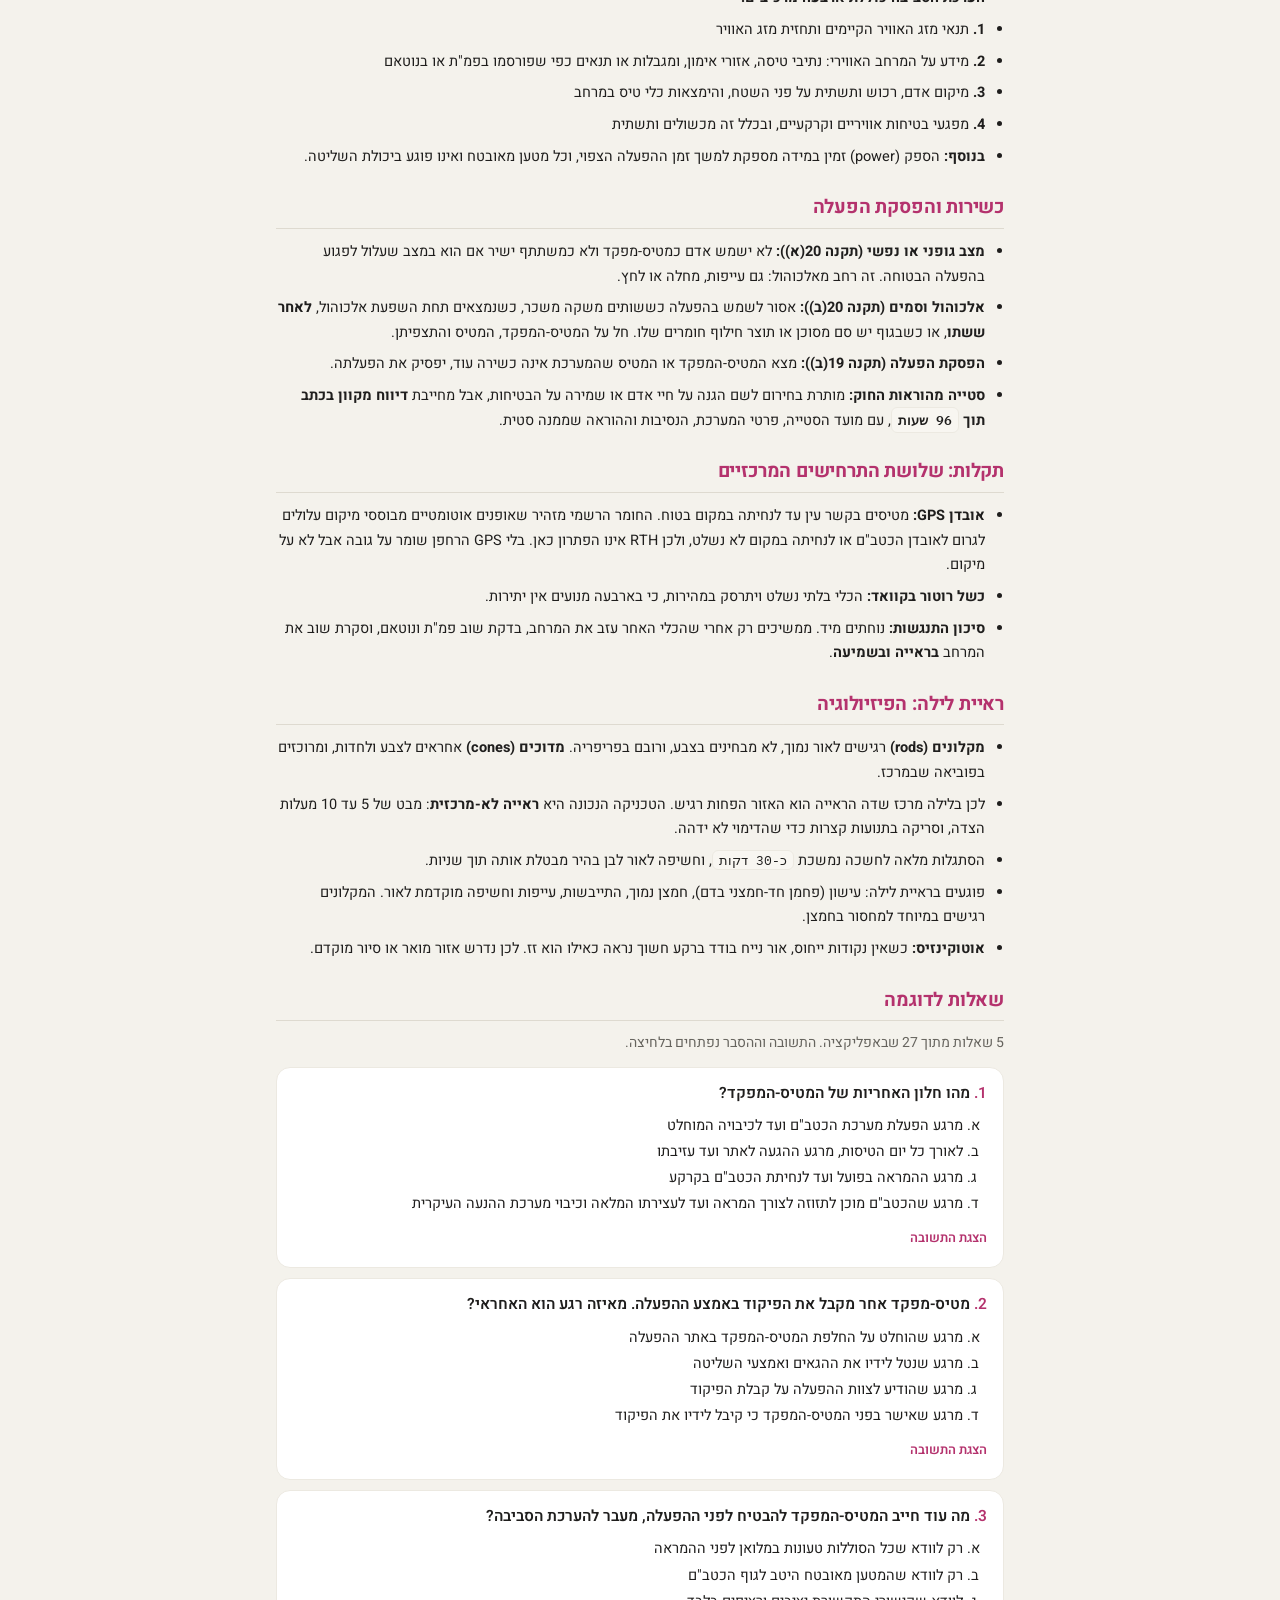
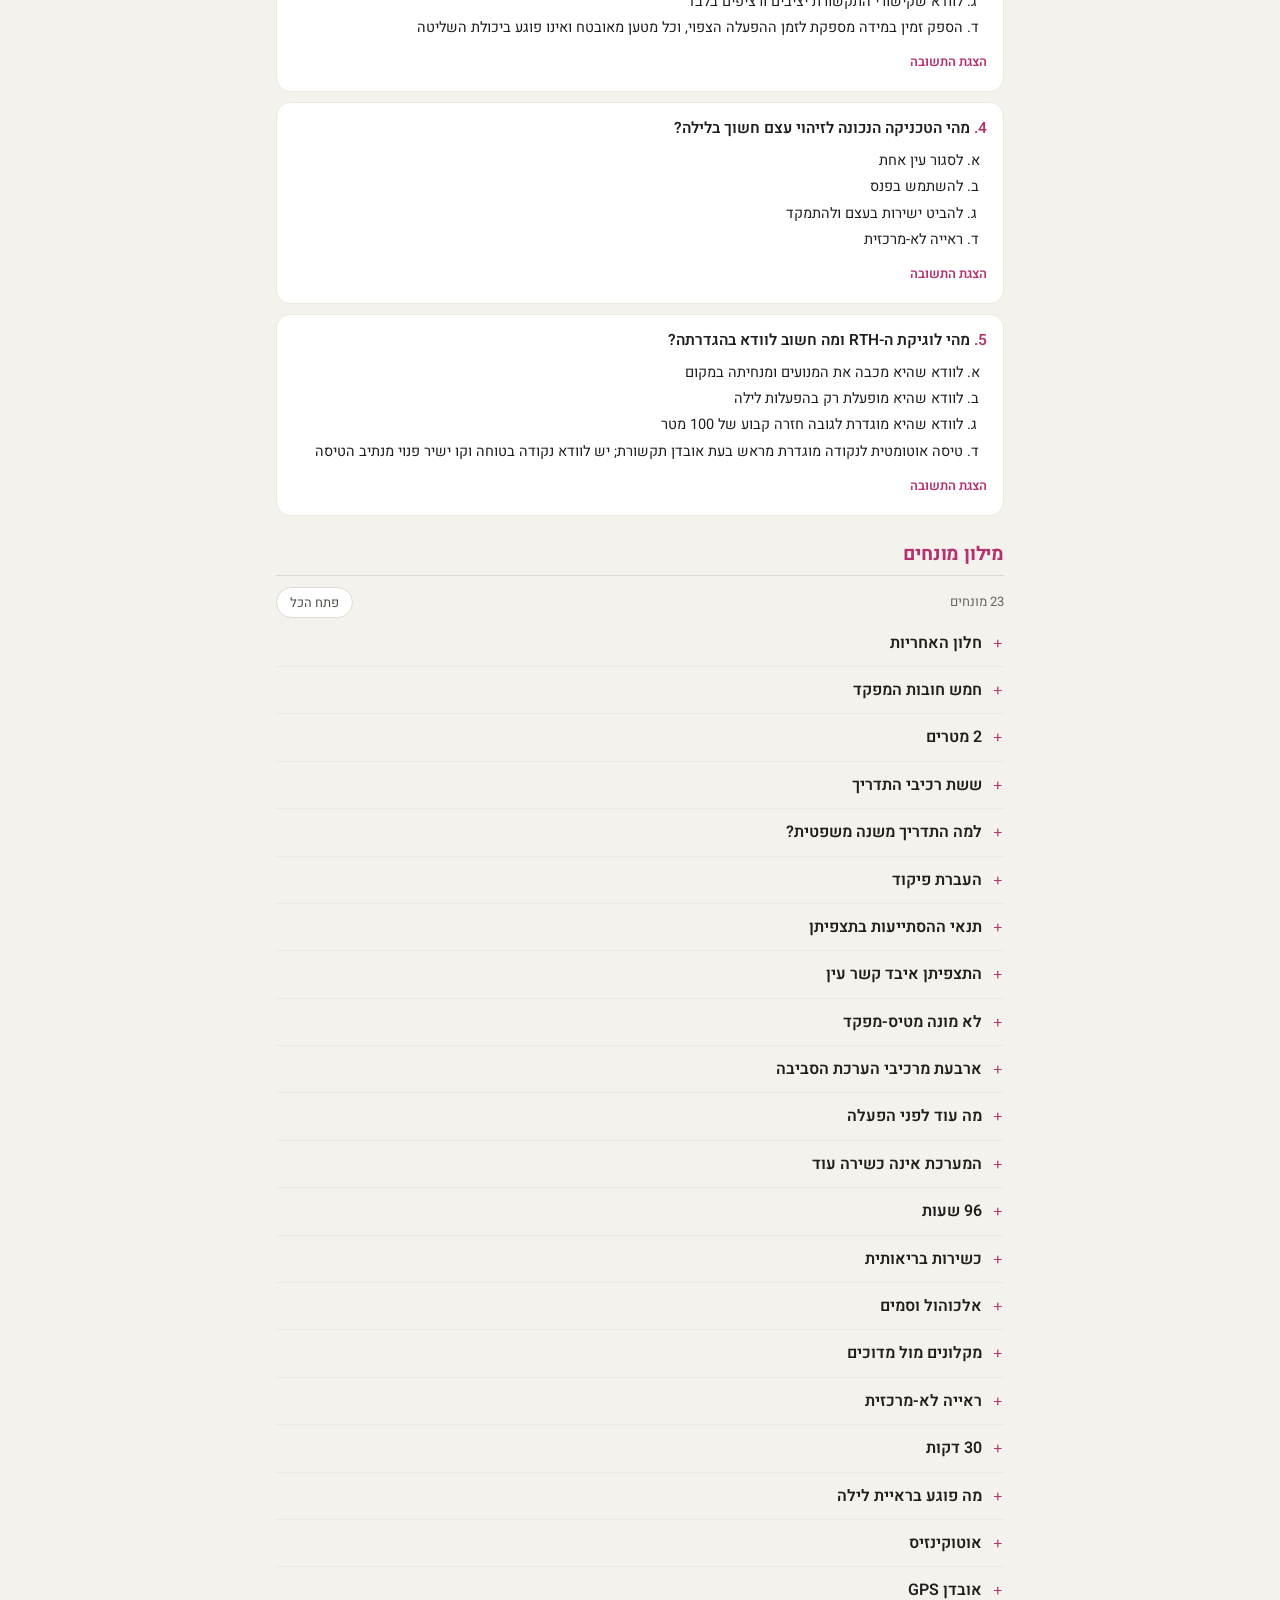
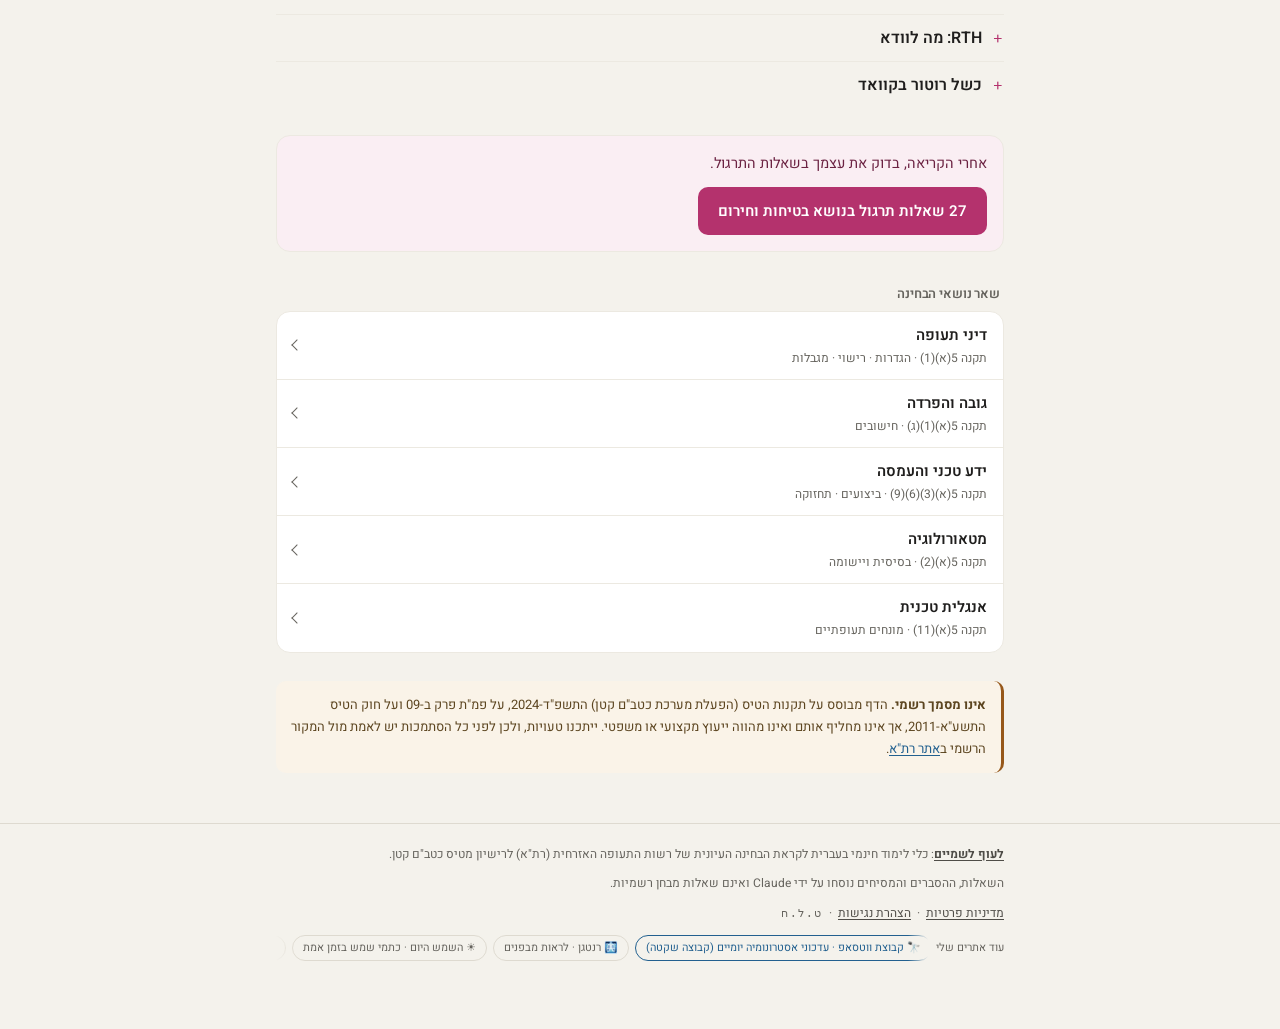
<file: safety-emergency/index.html>
<!DOCTYPE html>
<html lang="he" dir="rtl">
<head>
<meta charset="utf-8">
<meta name="viewport" content="width=device-width, initial-scale=1, viewport-fit=cover">

<!-- נוצר על ידי tools/pages/render.js מתוך assets/js/data/ — אין לערוך ידנית. -->

<title>בטיחות וחירום בהפעלת כטב&quot;ם קטן: אחריות, תדריך ותקלות | לעוף לשמיים</title>
<meta name="description" content="אחריות המטיס-המפקד לפי תקנה 22, מה חייב להיכלל בתדריך ומה המשמעות המשפטית שלו, הבדיקות שלפני כל הפעלה ושלושת תרחישי התקלה המרכזיים.">
<link rel="canonical" href="https://dronexam.co.il/safety-emergency/">
<meta name="robots" content="index, follow, max-snippet:-1, max-image-preview:large">

<meta property="og:type" content="article">
<meta property="og:site_name" content="לעוף לשמיים">
<meta property="og:locale" content="he_IL">
<meta property="og:url" content="https://dronexam.co.il/safety-emergency/">
<meta property="og:title" content="בטיחות וחירום בהפעלת כטב&quot;ם קטן: אחריות, תדריך ותקלות | לעוף לשמיים">
<meta property="og:description" content="אחריות המטיס-המפקד לפי תקנה 22, מה חייב להיכלל בתדריך ומה המשמעות המשפטית שלו, הבדיקות שלפני כל הפעלה ושלושת תרחישי התקלה המרכזיים.">
<meta property="og:image" content="https://dronexam.co.il/assets/og/cover.jpg?v=3">
<meta property="og:image:width" content="1200">
<meta property="og:image:height" content="630">
<meta name="twitter:card" content="summary_large_image">
<meta name="twitter:image" content="https://dronexam.co.il/assets/og/cover.jpg?v=3">

<meta name="theme-color" content="#F4F2EC" media="(prefers-color-scheme: light)">
<meta name="theme-color" content="#1C1B19" media="(prefers-color-scheme: dark)">
<link rel="icon" href="../assets/icons/icon.svg" type="image/svg+xml">
<link rel="icon" href="../assets/icons/icon-32.png" type="image/png" sizes="32x32">
<link rel="icon" href="../assets/icons/icon-16.png" type="image/png" sizes="16x16">
<link rel="apple-touch-icon" href="../assets/icons/icon-192.png">

<link rel="preload" href="../assets/fonts/heebo-300-hebrew.woff2" as="font" type="font/woff2" crossorigin>
<link rel="preload" href="../assets/fonts/suezone-400-hebrew.woff2" as="font" type="font/woff2" crossorigin>
<link rel="stylesheet" href="../assets/css/style.css">
<link rel="stylesheet" href="../assets/css/a11y.css">
<link rel="stylesheet" href="../assets/css/page.css">

<!-- החלה מוקדמת של העדפות התצוגה — לפני הציור הראשון, כדי למנוע הבהוב.
     אם המשתמש בחר "בלי שמירה מקומית" אין מה לקרוא, ולכן אין מה להחיל. -->
<script>
try{
  var _r=document.documentElement,_t=null;
  var _p=localStorage.getItem('privacy:v1');
  if(!_p||JSON.parse(_p).local!==false){
    var _fs=localStorage.getItem('altimeter:fs');
    if(_fs==='m'||_fs==='l')_r.setAttribute('data-fs',_fs);
    _t=localStorage.getItem('altimeter:theme');
    var _a=localStorage.getItem('a11y:v1');
    if(_a){_a=JSON.parse(_a);
      if(_a.mode)_r.classList.add('a11y-'+_a.mode);
      ['links','readable','spacing','still','cursor','focus'].forEach(function(k){if(_a[k])_r.classList.add('a11y-'+k);});}
  }
  if(_t!=='light'&&_t!=='dark')_t=(window.matchMedia&&matchMedia('(prefers-color-scheme: dark)').matches)?'dark':'light';
  _r.setAttribute('data-theme',_t);
}catch(e){}
</script>

<script type="application/ld+json">
{
  "@context": "https://schema.org",
  "@graph": [
    {
      "@type": "Article",
      "@id": "https://dronexam.co.il/safety-emergency/#article",
      "headline": "בטיחות וחירום: אחריות המטיס-המפקד, תדריך ותרחישי תקלה",
      "description": "אחריות המטיס-המפקד לפי תקנה 22, מה חייב להיכלל בתדריך ומה המשמעות המשפטית שלו, הבדיקות שלפני כל הפעלה ושלושת תרחישי התקלה המרכזיים.",
      "inLanguage": "he-IL",
      "isAccessibleForFree": true,
      "about": {
        "@type": "Thing",
        "name": "בטיחות וחירום"
      },
      "isPartOf": {
        "@id": "https://dronexam.co.il/#website"
      },
      "image": "https://dronexam.co.il/assets/og/cover.jpg?v=3",
      "dateModified": "2026-09-29"
    },
    {
      "@type": "DefinedTermSet",
      "@id": "https://dronexam.co.il/safety-emergency/#glossary",
      "name": "מילון מונחים: בטיחות וחירום",
      "inLanguage": "he-IL",
      "hasDefinedTerm": [
        {
          "@type": "DefinedTerm",
          "name": "חלון האחריות",
          "description": "מרגע שהכטב\"ם מוכן לתזוזה לצורך המראה ועד לעצירתו המלאה ולכיבוי מערכת ההנעה העיקרית. המטיס-המפקד הוא האחראי הישיר והסמכות המקצועית, המכרעת והסופית."
        },
        {
          "@type": "DefinedTerm",
          "name": "חמש חובות המפקד",
          "description": "1. לתכנן כך שהסיכון במקרה תקלה יהיה מזערי 2. להבטיח עמידה בהוראות לפי החוק 3. להיות מסוגל להטיס בעצמו, מיידית 4. לתדרך את המשתתפים 5. לפקח לפי הכללים, אם הוא מפקח ישירות"
        },
        {
          "@type": "DefinedTerm",
          "name": "2 מטרים",
          "description": "המרחק המרבי בין מטיס-מפקד המפקח ישירות לבין מי שמטיס לפי תקנה 2(א)(2). בנוסף עליו לסרוק את המרחב בסמוך לפני ההפעלה ולקיים קשר עין ישיר לאורך כל הטיסה."
        },
        {
          "@type": "DefinedTerm",
          "name": "ששת רכיבי התדריך",
          "description": "1. סביבת ההפעלה 2. תנאים להפעלה 3. נוהלי חירום 4. נוהלי התמודדות עם מקרים בלתי צפויים 5. חלוקת תפקידים ואחריות 6. מפגעים בטיחותיים אפשריים"
        },
        {
          "@type": "DefinedTerm",
          "name": "למה התדריך משנה משפטית?",
          "description": "אדם החיוני להפעלה הבטוחה שקיבל את התדריך הופך ל משתתף ישיר , ומשתתף ישיר פטור ממגבלת המרחק מאדם. הדרך בתקנות: התדריך לפי תקנה 22(ב)(4), הגדרת \"משתתף ישיר\" בתקנה 1, וההחרגה בתקנה 32(א)(2)."
        },
        {
          "@type": "DefinedTerm",
          "name": "העברת פיקוד",
          "description": "המפקד היוצא מדריך את המחליף, מורה על העיתוי המדויק של ההעברה, ומוודא שהמחליף מאשר בפניו שקיבל את הפיקוד. האחריות עוברת מרגע האישור, ולא מרגע ההחלטה על ההחלפה."
        },
        {
          "@type": "DefinedTerm",
          "name": "תנאי ההסתייעות בתצפיתן",
          "description": "גיל 16 לפחות, תקשורת מתמשכת ויעילה, ותיאום מתמשך של שתי פעולות: סריקת המרחב בחיפוש מפגעים וקיום קשר עין ישיר. התנאים חלים על המטיס-המפקד, המטיס והתצפיתן."
        },
        {
          "@type": "DefinedTerm",
          "name": "התצפיתן איבד קשר עין",
          "description": "המטיס-המפקד יפסיק את ההפעלה. התקנה לא מסתפקת בהתרעה ולא משאירה שיקול דעת."
        },
        {
          "@type": "DefinedTerm",
          "name": "לא מונה מטיס-מפקד",
          "description": "רואים את הבעלים הרשום, השוכר או מי שהורשה מטעמם כאילו הוא המטיס-המפקד. ההפעלה לא נפסלת בגלל זה, והאחריות עוברת אליהם."
        },
        {
          "@type": "DefinedTerm",
          "name": "ארבעת מרכיבי הערכת הסביבה",
          "description": "1. תנאי ותחזית מזג האוויר 2. מידע על המרחב האווירי: נתיבי טיסה, אזורי אימון, מגבלות בפמ\"ת ובנוטאם 3. מיקום אדם, רכוש ותשתית 4. מפגעי בטיחות אוויריים וקרקעיים"
        },
        {
          "@type": "DefinedTerm",
          "name": "מה עוד לפני הפעלה",
          "description": "• הספק (power) זמין במידה מספקת למשך זמן ההפעלה הצפוי • כל מטען מאובטח לגוף הכטב\"ם ואינו פוגע ביכולת השליטה המטיס-המפקד מביא בחשבון את הוראות היצרן, אם יש כאלה."
        },
        {
          "@type": "DefinedTerm",
          "name": "המערכת אינה כשירה עוד",
          "description": "יפסיק את הפעלתה. החובה חלה גם על המטיס-המפקד וגם על המטיס."
        },
        {
          "@type": "DefinedTerm",
          "name": "96 שעות",
          "description": "המועד לדיווח מקוון בכתב למנהל על סטייה מהוראות לפי החוק . הדיווח כולל את מועד הסטייה, פרטי המערכת, הנסיבות שהצריכו אותה וההוראה שממנה סטית."
        },
        {
          "@type": "DefinedTerm",
          "name": "כשירות בריאותית",
          "description": "לא ישמש אדם כמטיס-מפקד ולא כמשתתף ישיר אם הוא ב מצב גופני או נפשי שעלול לפגוע בהפעלה הבטוחה . זה רחב מאלכוהול: גם עייפות, מחלה או לחץ."
        },
        {
          "@type": "DefinedTerm",
          "name": "אלכוהול וסמים",
          "description": "ארבע חלופות, וכל אחת מספיקה: • שותה משקה משכר • תחת השפעת אלכוהול • לאחר ששתה משקה משכר • סם מסוכן או תוצר חילוף חומרים שלו בגופו חל על המטיס-המפקד, המטיס והתצפיתן."
        },
        {
          "@type": "DefinedTerm",
          "name": "מקלונים מול מדוכים",
          "description": "מקלונים (rods) : רגישים לאור נמוך, לא מבחינים בצבע, רובם בפריפריה. מדוכים (cones) : צבע וחדות, במרכז (פוביאה). לכן בלילה מרכז שדה הראייה הוא האזור הפחות רגיש."
        },
        {
          "@type": "DefinedTerm",
          "name": "ראייה לא-מרכזית",
          "description": "מביטים 5 עד 10 מעלות הצדה מהעצם וסורקים בתנועות קצרות. מבט ישיר ממקד את הדימוי בפוביאה, שבלילה היא נקודה עיוורת יחסית. הסריקה מונעת מהדימוי לדהות."
        },
        {
          "@type": "DefinedTerm",
          "name": "30 דקות",
          "description": "משך ההסתגלות המלאה של העין לחשכה. חשיפה לאור לבן בהיר, כמו פנס, מסך או פנסי רכב, מבטלת אותה תוך שניות ."
        },
        {
          "@type": "DefinedTerm",
          "name": "מה פוגע בראיית לילה",
          "description": "עישון (פחמן חד-חמצני), חמצן נמוך, התייבשות, עייפות וחשיפה מוקדמת לאור בהיר. המקלונים רגישים במיוחד למחסור בחמצן, ולכן הם נפגעים ראשונים."
        },
        {
          "@type": "DefinedTerm",
          "name": "אוטוקינזיס",
          "description": "כשאין נקודות ייחוס, אור נייח בודד ברקע חשוך נראה כאילו הוא זז . בהפעלת כטב\"ם אפשר לחשוב שתאורת רחפן מרוחק נעה כשהיא עומדת, או להפך. לכן נדרש אזור מואר."
        },
        {
          "@type": "DefinedTerm",
          "name": "אובדן GPS",
          "description": "להטיס בקשר עין עד לנחיתה במקום בטוח. אופנים אוטומטיים מבוססי מיקום, כמו RTH, עלולים במצב כזה לגרום לאובדן הכטב\"ם או לנחיתה במקום לא נשלט."
        },
        {
          "@type": "DefinedTerm",
          "name": "RTH: מה לוודא",
          "description": "ש הנקודה בטוחה ושיש קו ישיר פנוי בינה לבין נתיב הטיסה הצפוי. אחרת הכטב\"ם עלול להיתקל במכשול בדרך חזרה."
        },
        {
          "@type": "DefinedTerm",
          "name": "כשל רוטור בקוואד",
          "description": "הכטב\"ם יהיה בלתי נשלט ויתרסק במהירות , כי בארבעה מנועים אין יתירות. לכן חשובים בדיקת התקינות ותכנון הפעלה שבו הסיכון מזערי."
        }
      ]
    },
    {
      "@type": "BreadcrumbList",
      "itemListElement": [
        {
          "@type": "ListItem",
          "position": 1,
          "name": "לעוף לשמיים",
          "item": "https://dronexam.co.il/"
        },
        {
          "@type": "ListItem",
          "position": 2,
          "name": "בטיחות וחירום",
          "item": "https://dronexam.co.il/safety-emergency/"
        }
      ]
    }
  ]
}
</script>
</head>
<body class="doc">

<a class="skip" href="#doc">דלג לתוכן</a>

<header class="band">
  <div class="wrap">
    <a class="brand" href="../">
      <img class="brand-mark" src="../assets/icons/icon.svg" alt="" width="34" height="34">
      <span class="band-txt"><span class="ttl">לעוף לשמיים</span><span class="cs">מבחן רת"א למטיס כטב"ם קטן</span></span>
    </a>
    <div class="band-tools"><button type="button" class="icon-btn" data-theme-toggle aria-pressed="false" title="מעבר לתצוגה כהה">
        <svg class="i-moon" viewBox="0 0 24 24" aria-hidden="true"><path d="M20 14.5A8.5 8.5 0 0 1 9.5 4a8.5 8.5 0 1 0 10.5 10.5z"/></svg>
        <svg class="i-sun" viewBox="0 0 24 24" aria-hidden="true"><circle cx="12" cy="12" r="4"/><path d="M12 2v2M12 20v2M4.9 4.9l1.4 1.4M17.7 17.7l1.4 1.4M2 12h2M20 12h2M4.9 19.1l1.4-1.4M17.7 6.3l1.4-1.4"/></svg>
        <span class="sr-only">תצוגה כהה</span>
      </button></div>
  </div>
</header>

<main class="wrap doc-main" id="doc">

  <nav class="crumb" aria-label="נתיב">
    <a href="../">בית</a> <span aria-hidden="true">›</span> <span>בטיחות וחירום</span>
  </nav>

  <h1>בטיחות וחירום: אחריות המטיס-המפקד, תדריך ותרחישי תקלה</h1>
  <p class="lede">אחריות המטיס-המפקד לפי תקנה 22, מה חייב להיכלל בתדריך ומה המשמעות המשפטית שלו, הבדיקות שלפני כל הפעלה ושלושת תרחישי התקלה המרכזיים.</p>

  <div class="factbar">
    <div><b>29</b><span>פריטי סיכום</span></div>
    <div><b>23</b><span>הגדרות</span></div>
    <div><b>27</b><span>שאלות תרגול</span></div>
  </div>
  <p class="srcline">תקנה 5(א)(4)(5)(7)(10) · CRM · שיפוט</p>

  <aside class="cta">
    <p>הדף הזה הוא חומר העיון. <b>27 שאלות תרגול בנושא</b>, עם הסבר ומקור
    לכל אחת, נמצאות באפליקציה, ושם גם &quot;מד כשירות&quot; שעוקב אחרי ההתקדמות שלך.</p>
    <a class="btn mag" href="../">פתח את התרגול</a>
  </aside>

  <nav class="toc" aria-label="תוכן העניינים">
    <h2>בדף הזה</h2>
    <ol>
      <li><a href="#s-1">אחריות המטיס-המפקד: תקנה 22</a></li>
      <li><a href="#s-2">התדריך ומשמעותו המשפטית</a></li>
      <li><a href="#s-3">תצפיתן והעברת פיקוד</a></li>
      <li><a href="#s-4">לפני כל הפעלה: תקנה 23</a></li>
      <li><a href="#s-5">כשירות והפסקת הפעלה</a></li>
      <li><a href="#s-6">תקלות: שלושת התרחישים המרכזיים</a></li>
      <li><a href="#s-7">ראיית לילה: הפיזיולוגיה</a></li>
      <li><a href="#sample">שאלות לדוגמה (5)</a></li>
      <li><a href="#glossary">מילון מונחים (23)</a></li>
    </ol>
  </nav>

  <section class="doc-sec">
    <h2 id="s-1">אחריות המטיס-המפקד: תקנה 22</h2>
    <ul>
      <li><b>חלון האחריות:</b> מרגע שהכטב"ם מוכן לתזוזה לצורך המראה ועד לעצירתו המלאה ולכיבוי מערכת ההנעה העיקרית. זה רחב מזמן הטיסה עצמו.</li>
      <li>המטיס-המפקד הוא <b>האחראי הישיר והסמכות המקצועית, המכרעת והסופית</b> להפעלה הבטוחה.</li>
      <li><b>חמש חובות:</b> לתכנן כך שהסיכון במקרה תקלה יהיה מזערי, להבטיח עמידה בהוראות לפי החוק, להיות מסוגל להטיס בעצמו באופן מיידי, לתדרך את המשתתפים, ולפקח לפי הכללים.</li>
      <li><b>בפיקוח ישיר:</b> לסרוק את המרחב בסמוך לפני ההפעלה, להימצא <span class="kv">לא יותר משני מטרים</span> ממי שמטיס, ולקיים קשר עין ישיר במהלך כל ההפעלה.</li>
      <li><b>לא מונה מטיס-מפקד?</b> רואים את הבעלים הרשום, השוכר או מורשה מטעמם כאילו הוא המטיס-המפקד.</li>
    </ul>
  </section>

  <section class="doc-sec">
    <h2 id="s-2">התדריך ומשמעותו המשפטית</h2>
    <ul>
      <li><b>ששת רכיבי התדריך (תקנה 22(ב)(4)):</b> סביבת ההפעלה, תנאים להפעלה, נוהלי חירום, נוהלי התמודדות עם מקרים בלתי צפויים, חלוקת תפקידים ואחריות, ומפגעים בטיחותיים אפשריים.</li>
      <li><b>משתתף ישיר:</b> לפי ההגדרה בתקנה 1, זה אדם החיוני להפעלה הבטוחה שקיבל את התדריך לפי תקנה 22(ב)(4). תקנה 32(א)(1) ו-(2) פוטרות משתתף ישיר גם מהאיסור לטוס מעליו וגם ממגבלת המרחק ממנו.</li>
      <li>לכן מה שמתיר להטיס ליד אדם כזה הוא התדריך, ולא הקרבה או ההיכרות איתו.</li>
    </ul>
  </section>

  <section class="doc-sec">
    <h2 id="s-3">תצפיתן והעברת פיקוד</h2>
    <ul>
      <li><b>תנאי התצפיתן:</b> גיל <span class="kv">16</span> לפחות, תקשורת מתמשכת ויעילה, ותיאום מתמשך של סריקת המרחב וקיום קשר עין. התנאים חלים על המטיס-המפקד, המטיס והתצפיתן.</li>
      <li><b>התצפיתן איבד קשר עין?</b> המטיס-המפקד <b>יפסיק את ההפעלה</b>. התקנה לא מסתפקת בהתרעה.</li>
      <li><b>העברת פיקוד:</b> המפקד היוצא מדריך את המחליף, מורה על העיתוי המדויק, ומוודא שהמחליף <b>מאשר בפניו</b> את קבלת הפיקוד. האחריות עוברת רק מרגע האישור.</li>
    </ul>
  </section>

  <section class="doc-sec">
    <h2 id="s-4">לפני כל הפעלה: תקנה 23</h2>
    <ul>
      <li><b>הערכת הסביבה כוללת ארבעה מרכיבים:</b></li>
      <li><b>1.</b> תנאי מזג האוויר הקיימים ותחזית מזג האוויר</li>
      <li><b>2.</b> מידע על המרחב האווירי: נתיבי טיסה, אזורי אימון, ומגבלות או תנאים כפי שפורסמו בפמ"ת או בנוטאם</li>
      <li><b>3.</b> מיקום אדם, רכוש ותשתית על פני השטח, והימצאות כלי טיס במרחב</li>
      <li><b>4.</b> מפגעי בטיחות אוויריים וקרקעיים, ובכלל זה מכשולים ותשתית</li>
      <li><b>בנוסף:</b> הספק (power) זמין במידה מספקת למשך זמן ההפעלה הצפוי, וכל מטען מאובטח ואינו פוגע ביכולת השליטה.</li>
    </ul>
  </section>

  <section class="doc-sec">
    <h2 id="s-5">כשירות והפסקת הפעלה</h2>
    <ul>
      <li><b>מצב גופני או נפשי (תקנה 20(א)):</b> לא ישמש אדם כמטיס-מפקד ולא כמשתתף ישיר אם הוא במצב שעלול לפגוע בהפעלה הבטוחה. זה רחב מאלכוהול: גם עייפות, מחלה או לחץ.</li>
      <li><b>אלכוהול וסמים (תקנה 20(ב)):</b> אסור לשמש בהפעלה כששותים משקה משכר, כשנמצאים תחת השפעת אלכוהול, <b>לאחר ששתו</b>, או כשבגוף יש סם מסוכן או תוצר חילוף חומרים שלו. חל על המטיס-המפקד, המטיס והתצפיתן.</li>
      <li><b>הפסקת הפעלה (תקנה 19(ב)):</b> מצא המטיס-המפקד או המטיס שהמערכת אינה כשירה עוד, יפסיק את הפעלתה.</li>
      <li><b>סטייה מהוראות החוק:</b> מותרת בחירום לשם הגנה על חיי אדם או שמירה על הבטיחות, אבל מחייבת <b>דיווח מקוון בכתב תוך <span class="kv">96 שעות</span></b>, עם מועד הסטייה, פרטי המערכת, הנסיבות וההוראה שממנה סטית.</li>
    </ul>
  </section>

  <section class="doc-sec">
    <h2 id="s-6">תקלות: שלושת התרחישים המרכזיים</h2>
    <ul>
      <li><b>אובדן GPS:</b> מטיסים בקשר עין עד לנחיתה במקום בטוח. החומר הרשמי מזהיר שאופנים אוטומטיים מבוססי מיקום עלולים לגרום לאובדן הכטב"ם או לנחיתה במקום לא נשלט, ולכן RTH אינו הפתרון כאן. בלי GPS הרחפן שומר על גובה אבל לא על מיקום.</li>
      <li><b>כשל רוטור בקוואד:</b> הכלי בלתי נשלט ויתרסק במהירות, כי בארבעה מנועים אין יתירות.</li>
      <li><b>סיכון התנגשות:</b> נוחתים מיד. ממשיכים רק אחרי שהכלי האחר עזב את המרחב, בדקת שוב פמ"ת ונוטאם, וסקרת שוב את המרחב <b>בראייה ובשמיעה</b>.</li>
    </ul>
  </section>

  <section class="doc-sec">
    <h2 id="s-7">ראיית לילה: הפיזיולוגיה</h2>
    <ul>
      <li><b>מקלונים (rods)</b> רגישים לאור נמוך, לא מבחינים בצבע, ורובם בפריפריה. <b>מדוכים (cones)</b> אחראים לצבע ולחדות, ומרוכזים בפוביאה שבמרכז.</li>
      <li>לכן בלילה מרכז שדה הראייה הוא האזור הפחות רגיש. הטכניקה הנכונה היא <b>ראייה לא-מרכזית</b>: מבט של 5 עד 10 מעלות הצדה, וסריקה בתנועות קצרות כדי שהדימוי לא ידהה.</li>
      <li>הסתגלות מלאה לחשכה נמשכת <span class="kv">כ-30 דקות</span>, וחשיפה לאור לבן בהיר מבטלת אותה תוך שניות.</li>
      <li>פוגעים בראיית לילה: עישון (פחמן חד-חמצני בדם), חמצן נמוך, התייבשות, עייפות וחשיפה מוקדמת לאור. המקלונים רגישים במיוחד למחסור בחמצן.</li>
      <li><b>אוטוקינזיס:</b> כשאין נקודות ייחוס, אור נייח בודד ברקע חשוך נראה כאילו הוא זז. לכן נדרש אזור מואר או סיור מוקדם.</li>
    </ul>
  </section>

  <section class="doc-sec">
    <h2 id="sample">שאלות לדוגמה</h2>
    <p class="sec-note">5 שאלות מתוך 27 שבאפליקציה. התשובה וההסבר נפתחים בלחיצה.</p>
    <ol class="sample">
      <li class="sq">
        <p class="sq-q">מהו חלון האחריות של המטיס-המפקד?</p>
        <ol class="sq-opts">
          <li>מרגע הפעלת מערכת הכטב"ם ועד לכיבויה המוחלט</li>
          <li>לאורך כל יום הטיסות, מרגע ההגעה לאתר ועד עזיבתו</li>
          <li>מרגע ההמראה בפועל ועד לנחיתת הכטב"ם בקרקע</li>
          <li>מרגע שהכטב"ם מוכן לתזוזה לצורך המראה ועד לעצירתו המלאה וכיבוי מערכת ההנעה העיקרית</li>
        </ol>
        <details class="sq-ans">
          <summary>הצגת התשובה</summary>
          <div class="gl-body"><b>התשובה הנכונה: ד.</b> המטיס-המפקד הוא האחראי הישיר והסמכות המקצועית, המכרעת והסופית להפעלה הבטוחה. אחריותו מתחילה <b>כשהכטב"ם מוכן לתזוזה לצורך המראה</b> ונמשכת עד לעצירתו המלאה בסוף ההפעלה ולכיבוי מערכת ההנעה העיקרית, כלומר היא רחבה מזמן הטיסה עצמו.<span class="gl-ref">תקנה 22(א)</span></div>
        </details>
      </li>
      <li class="sq">
        <p class="sq-q">מטיס-מפקד אחר מקבל את הפיקוד באמצע ההפעלה. מאיזה רגע הוא האחראי?</p>
        <ol class="sq-opts">
          <li>מרגע שהוחלט על החלפת המטיס-המפקד באתר ההפעלה</li>
          <li>מרגע שנטל לידיו את ההגאים ואמצעי השליטה</li>
          <li>מרגע שהודיע לצוות ההפעלה על קבלת הפיקוד</li>
          <li>מרגע שאישר בפני המטיס-המפקד כי קיבל לידיו את הפיקוד</li>
        </ol>
        <details class="sq-ans">
          <summary>הצגת התשובה</summary>
          <div class="gl-body"><b>התשובה הנכונה: ד.</b> המטיס-המפקד חייב לוודא שההעברה לא פוגעת בהפעלה הבטוחה: להדריך את המחליף בפרטי ההפעלה, להורות על העיתוי המדויק שבו מועבר הפיקוד, ולוודא שהמחליף <b>מאשר בפניו</b> שקיבל את הפיקוד. האחריות עוברת למחליף מרגע האישור.<span class="gl-ref">תקנה 22(ד)</span></div>
        </details>
      </li>
      <li class="sq">
        <p class="sq-q">מה עוד חייב המטיס-המפקד להבטיח לפני ההפעלה, מעבר להערכת הסביבה?</p>
        <ol class="sq-opts">
          <li>רק לוודא שכל הסוללות טעונות במלואן לפני ההמראה</li>
          <li>רק לוודא שהמטען מאובטח היטב לגוף הכטב"ם</li>
          <li>לוודא שקישורי התקשורת יציבים ורציפים בלבד</li>
          <li>הספק זמין במידה מספקת לזמן ההפעלה הצפוי, וכל מטען מאובטח ואינו פוגע ביכולת השליטה</li>
        </ol>
        <details class="sq-ans">
          <summary>הצגת התשובה</summary>
          <div class="gl-body"><b>התשובה הנכונה: ד.</b> תקנה 23(א)(2) כוללת שני רכיבים. הראשון: הספק (power) זמין <b>במידה מספקת להפעלה למשך זמן ההפעלה הצפוי</b>. כלומר צריך לחשב מול משך המשימה, ולא רק לבדוק שהסוללה מלאה. השני: כל מטען מאובטח ואינו פוגע ביכולת השליטה. במילוי חובות אלה המטיס-המפקד מביא בחשבון את הוראות היצרן, אם יש כאלה.<span class="gl-ref">תקנה 23(א)(2)</span></div>
        </details>
      </li>
      <li class="sq">
        <p class="sq-q">מהי הטכניקה הנכונה לזיהוי עצם חשוך בלילה?</p>
        <ol class="sq-opts">
          <li>לסגור עין אחת</li>
          <li>להשתמש בפנס</li>
          <li>להביט ישירות בעצם ולהתמקד</li>
          <li>ראייה לא-מרכזית</li>
        </ol>
        <details class="sq-ans">
          <summary>הצגת התשובה</summary>
          <div class="gl-body"><b>התשובה הנכונה: ד.</b> בפוביאה, במרכז שדה הראייה, יש רק מדוכים, ולכן בלילה היא מתפקדת כ<b>נקודה עיוורת יחסית</b>. מבט של כ-5 עד 10 מעלות הצדה מהעצם מפעיל את המקלונים, וסריקה בתנועות קצרות מונעת מהדימוי לדהות.<span class="gl-ref">תקנה 5(א)(10)</span></div>
        </details>
      </li>
      <li class="sq">
        <p class="sq-q">מהי לוגיקת ה-RTH ומה חשוב לוודא בהגדרתה?</p>
        <ol class="sq-opts">
          <li>לוודא שהיא מכבה את המנועים ומנחיתה במקום</li>
          <li>לוודא שהיא מופעלת רק בהפעלות לילה</li>
          <li>לוודא שהיא מוגדרת לגובה חזרה קבוע של 100 מטר</li>
          <li>טיסה אוטומטית לנקודה מוגדרת מראש בעת אובדן תקשורת; יש לוודא נקודה בטוחה וקו ישיר פנוי מנתיב הטיסה</li>
        </ol>
        <details class="sq-ans">
          <summary>הצגת התשובה</summary>
          <div class="gl-body"><b>התשובה הנכונה: ד.</b> ברוב הכטב"מים אפשר להגדיר מראש נקודה שאליה הכלי יטוס וינחת אם התקשורת תאבד, או בתקלות מסוימות אחרות. צריך לוודא שהנקודה בטוחה ושיש <b>קו ישיר פנוי</b> בינה לבין נתיב הטיסה הצפוי, אחרת הכטב"ם עלול להיתקל במכשול בדרך חזרה.<span class="gl-ref">תקנה 5(א)(4)</span></div>
        </details>
      </li>
    </ol>
  </section>

  <section class="doc-sec">
    <h2 id="glossary">מילון מונחים</h2>
    <div class="gl-tools">
      <span>23 מונחים</span>
      <button type="button" id="gl-all" hidden>פתח הכל</button>
    </div>
    <div class="glossary">
      <details class="gl">
        <summary>
          <span class="gl-term">חלון האחריות</span>
        </summary>
        <div class="gl-body">מרגע שהכטב"ם <b>מוכן לתזוזה לצורך המראה</b> ועד לעצירתו המלאה ולכיבוי מערכת ההנעה העיקרית.<br><br>המטיס-המפקד הוא האחראי הישיר והסמכות המקצועית, המכרעת והסופית.<span class="gl-ref">תקנה 22(א)</span></div>
      </details>
      <details class="gl">
        <summary>
          <span class="gl-term">חמש חובות המפקד</span>
        </summary>
        <div class="gl-body"><b>1.</b> לתכנן כך שהסיכון במקרה תקלה יהיה מזערי<br><b>2.</b> להבטיח עמידה בהוראות לפי החוק<br><b>3.</b> להיות מסוגל להטיס בעצמו, מיידית<br><b>4.</b> לתדרך את המשתתפים<br><b>5.</b> לפקח לפי הכללים, אם הוא מפקח ישירות<span class="gl-ref">תקנה 22(ב)</span></div>
      </details>
      <details class="gl">
        <summary>
          <span class="gl-term">2 מטרים</span>
        </summary>
        <div class="gl-body">המרחק המרבי בין <b>מטיס-מפקד המפקח ישירות</b> לבין מי שמטיס לפי תקנה 2(א)(2).<br><br>בנוסף עליו לסרוק את המרחב בסמוך לפני ההפעלה ולקיים קשר עין ישיר לאורך כל הטיסה.<span class="gl-ref">תקנה 22(ב)(5)(ב)</span></div>
      </details>
      <details class="gl">
        <summary>
          <span class="gl-term">ששת רכיבי התדריך</span>
        </summary>
        <div class="gl-body"><b>1.</b> סביבת ההפעלה<br><b>2.</b> תנאים להפעלה<br><b>3.</b> נוהלי חירום<br><b>4.</b> נוהלי התמודדות עם מקרים בלתי צפויים<br><b>5.</b> חלוקת תפקידים ואחריות<br><b>6.</b> מפגעים בטיחותיים אפשריים<span class="gl-ref">תקנה 22(ב)(4)</span></div>
      </details>
      <details class="gl">
        <summary>
          <span class="gl-term">למה התדריך משנה משפטית?</span>
        </summary>
        <div class="gl-body">אדם החיוני להפעלה הבטוחה שקיבל את התדריך הופך ל<b>משתתף ישיר</b>, ומשתתף ישיר פטור ממגבלת המרחק מאדם.<br><br>הדרך בתקנות: התדריך לפי תקנה 22(ב)(4), הגדרת "משתתף ישיר" בתקנה 1, וההחרגה בתקנה 32(א)(2).<span class="gl-ref">תקנה 22(ב)(4) + 32(א)(2)</span></div>
      </details>
      <details class="gl">
        <summary>
          <span class="gl-term">העברת פיקוד</span>
        </summary>
        <div class="gl-body">המפקד היוצא מדריך את המחליף, מורה על העיתוי המדויק של ההעברה, ומוודא שהמחליף <b>מאשר בפניו</b> שקיבל את הפיקוד.<br><br>האחריות עוברת מרגע האישור, ולא מרגע ההחלטה על ההחלפה.<span class="gl-ref">תקנה 22(ד)</span></div>
      </details>
      <details class="gl">
        <summary>
          <span class="gl-term">תנאי ההסתייעות בתצפיתן</span>
        </summary>
        <div class="gl-body">גיל <b>16</b> לפחות, תקשורת מתמשכת ויעילה, ותיאום מתמשך של שתי פעולות: סריקת המרחב בחיפוש מפגעים וקיום קשר עין ישיר.<br><br>התנאים חלים על המטיס-המפקד, המטיס והתצפיתן.<span class="gl-ref">תקנה 28(א)</span></div>
      </details>
      <details class="gl">
        <summary>
          <span class="gl-term">התצפיתן איבד קשר עין</span>
        </summary>
        <div class="gl-body"><b>המטיס-המפקד יפסיק את ההפעלה.</b><br><br>התקנה לא מסתפקת בהתרעה ולא משאירה שיקול דעת.<span class="gl-ref">תקנה 28(ב)</span></div>
      </details>
      <details class="gl">
        <summary>
          <span class="gl-term">לא מונה מטיס-מפקד</span>
        </summary>
        <div class="gl-body">רואים את <b>הבעלים הרשום, השוכר או מי שהורשה מטעמם</b> כאילו הוא המטיס-המפקד.<br><br>ההפעלה לא נפסלת בגלל זה, והאחריות עוברת אליהם.<span class="gl-ref">תקנה 21</span></div>
      </details>
      <details class="gl">
        <summary>
          <span class="gl-term">ארבעת מרכיבי הערכת הסביבה</span>
        </summary>
        <div class="gl-body"><b>1.</b> תנאי ותחזית מזג האוויר<br><b>2.</b> מידע על המרחב האווירי: נתיבי טיסה, אזורי אימון, מגבלות בפמ"ת ובנוטאם<br><b>3.</b> מיקום אדם, רכוש ותשתית<br><b>4.</b> מפגעי בטיחות אוויריים וקרקעיים<span class="gl-ref">תקנה 23(א)(1)</span></div>
      </details>
      <details class="gl">
        <summary>
          <span class="gl-term">מה עוד לפני הפעלה</span>
        </summary>
        <div class="gl-body">• <b>הספק (power) זמין במידה מספקת</b> למשך זמן ההפעלה הצפוי<br>• כל מטען מאובטח לגוף הכטב"ם ואינו פוגע ביכולת השליטה<br><br>המטיס-המפקד מביא בחשבון את הוראות היצרן, אם יש כאלה.<span class="gl-ref">תקנה 23(א)(2)</span></div>
      </details>
      <details class="gl">
        <summary>
          <span class="gl-term">המערכת אינה כשירה עוד</span>
        </summary>
        <div class="gl-body"><b>יפסיק את הפעלתה.</b><br><br>החובה חלה גם על המטיס-המפקד וגם על המטיס.<span class="gl-ref">תקנה 19(ב)</span></div>
      </details>
      <details class="gl">
        <summary>
          <span class="gl-term">96 שעות</span>
        </summary>
        <div class="gl-body">המועד לדיווח מקוון בכתב למנהל על <b>סטייה מהוראות לפי החוק</b>.<br><br>הדיווח כולל את מועד הסטייה, פרטי המערכת, הנסיבות שהצריכו אותה וההוראה שממנה סטית.<span class="gl-ref">תקנה 22(ג)</span></div>
      </details>
      <details class="gl">
        <summary>
          <span class="gl-term">כשירות בריאותית</span>
        </summary>
        <div class="gl-body">לא ישמש אדם כמטיס-מפקד ולא כמשתתף ישיר אם הוא ב<b>מצב גופני או נפשי שעלול לפגוע בהפעלה הבטוחה</b>.<br><br>זה רחב מאלכוהול: גם עייפות, מחלה או לחץ.<span class="gl-ref">תקנה 20(א)</span></div>
      </details>
      <details class="gl">
        <summary>
          <span class="gl-term">אלכוהול וסמים</span>
        </summary>
        <div class="gl-body">ארבע חלופות, וכל אחת מספיקה:<br>• שותה משקה משכר<br>• תחת השפעת אלכוהול<br>• <b>לאחר ששתה משקה משכר</b><br>• סם מסוכן או תוצר חילוף חומרים שלו בגופו<br><br>חל על המטיס-המפקד, המטיס והתצפיתן.<span class="gl-ref">תקנה 20(ב)</span></div>
      </details>
      <details class="gl">
        <summary>
          <span class="gl-term">מקלונים מול מדוכים</span>
        </summary>
        <div class="gl-body"><b>מקלונים (rods)</b>: רגישים לאור נמוך, לא מבחינים בצבע, רובם בפריפריה.<br><b>מדוכים (cones)</b>: צבע וחדות, במרכז (פוביאה).<br><br>לכן בלילה מרכז שדה הראייה הוא האזור הפחות רגיש.<span class="gl-ref">תקנה 5(א)(10)</span></div>
      </details>
      <details class="gl">
        <summary>
          <span class="gl-term">ראייה לא-מרכזית</span>
        </summary>
        <div class="gl-body">מביטים <b>5 עד 10 מעלות הצדה</b> מהעצם וסורקים בתנועות קצרות.<br><br>מבט ישיר ממקד את הדימוי בפוביאה, שבלילה היא נקודה עיוורת יחסית. הסריקה מונעת מהדימוי לדהות.<span class="gl-ref">תקנה 5(א)(10)</span></div>
      </details>
      <details class="gl">
        <summary>
          <span class="gl-term">30 דקות</span>
        </summary>
        <div class="gl-body">משך ההסתגלות המלאה של העין לחשכה.<br><br>חשיפה לאור לבן בהיר, כמו פנס, מסך או פנסי רכב, <b>מבטלת אותה תוך שניות</b>.<span class="gl-ref">תקנה 5(א)(10)</span></div>
      </details>
      <details class="gl">
        <summary>
          <span class="gl-term">מה פוגע בראיית לילה</span>
        </summary>
        <div class="gl-body">עישון (פחמן חד-חמצני), חמצן נמוך, התייבשות, עייפות וחשיפה מוקדמת לאור בהיר.<br><br>המקלונים רגישים במיוחד למחסור בחמצן, ולכן הם נפגעים ראשונים.<span class="gl-ref">תקנה 5(א)(10)</span></div>
      </details>
      <details class="gl">
        <summary>
          <span class="gl-term">אוטוקינזיס</span>
        </summary>
        <div class="gl-body">כשאין נקודות ייחוס, אור נייח בודד ברקע חשוך <b>נראה כאילו הוא זז</b>.<br><br>בהפעלת כטב"ם אפשר לחשוב שתאורת רחפן מרוחק נעה כשהיא עומדת, או להפך. לכן נדרש אזור מואר.<span class="gl-ref">תקנה 5(א)(10)</span></div>
      </details>
      <details class="gl">
        <summary>
          <span class="gl-term">אובדן GPS</span>
        </summary>
        <div class="gl-body"><b>להטיס בקשר עין עד לנחיתה במקום בטוח.</b><br><br>אופנים אוטומטיים מבוססי מיקום, כמו RTH, עלולים במצב כזה לגרום לאובדן הכטב"ם או לנחיתה במקום לא נשלט.<span class="gl-ref">תקנה 5(א)(4)</span></div>
      </details>
      <details class="gl">
        <summary>
          <span class="gl-term">RTH: מה לוודא</span>
        </summary>
        <div class="gl-body">ש<b>הנקודה בטוחה</b> ושיש <b>קו ישיר פנוי</b> בינה לבין נתיב הטיסה הצפוי.<br><br>אחרת הכטב"ם עלול להיתקל במכשול בדרך חזרה.<span class="gl-ref">תקנה 5(א)(4)</span></div>
      </details>
      <details class="gl">
        <summary>
          <span class="gl-term">כשל רוטור בקוואד</span>
        </summary>
        <div class="gl-body">הכטב"ם יהיה <b>בלתי נשלט ויתרסק במהירות</b>, כי בארבעה מנועים אין יתירות.<br><br>לכן חשובים בדיקת התקינות ותכנון הפעלה שבו הסיכון מזערי.<span class="gl-ref">תקנה 5(א)(4)</span></div>
      </details>
    </div>
  </section>

  <aside class="cta">
    <p>אחרי הקריאה, בדוק את עצמך בשאלות התרגול.</p>
    <a class="btn mag" href="../">27 שאלות תרגול בנושא בטיחות וחירום</a>
  </aside>

  <nav class="siblings" aria-label="נושאים נוספים">
    <h2>שאר נושאי הבחינה</h2>
    <ul>
      <li><a href="../aviation-law/">דיני תעופה</a><span>תקנה 5(א)(1) · הגדרות · רישוי · מגבלות</span></li>
      <li><a href="../altitude-separation/">גובה והפרדה</a><span>תקנה 5(א)(1)(ג) · חישובים</span></li>
      <li><a href="../technical-loading/">ידע טכני והעמסה</a><span>תקנה 5(א)(3)(6)(9) · ביצועים · תחזוקה</span></li>
      <li><a href="../meteorology/">מטאורולוגיה</a><span>תקנה 5(א)(2) · בסיסית ויישומה</span></li>
      <li><a href="../aviation-english/">אנגלית טכנית</a><span>תקנה 5(א)(11) · מונחים תעופתיים</span></li>
    </ul>
  </nav>

  <div class="notice">
    <b>אינו מסמך רשמי.</b> הדף מבוסס על תקנות הטיס (הפעלת מערכת כטב"ם קטן) התשפ"ד-2024,
    על פמ"ת פרק ב-09 ועל חוק הטיס התשע"א-2011, אך אינו מחליף אותם ואינו מהווה ייעוץ
    מקצועי או משפטי. ייתכנו טעויות, ולכן לפני כל הסתמכות יש לאמת מול המקור הרשמי
    ב<a href="https://www.gov.il/he/pages/knowledge-exam-uav" target="_blank" rel="noopener">אתר רת"א</a>.
  </div>

</main>

<footer class="site-foot">
  <div class="wrap">
    <p><a href="../"><b>לעוף לשמיים</b></a>: כלי לימוד חינמי בעברית לקראת הבחינה העיונית
    של רשות התעופה האזרחית (רת"א) לרישיון מטיס כטב"ם קטן.</p>
    <p>השאלות, ההסברים והמסיחים נוסחו על ידי Claude ואינם שאלות מבחן רשמיות.</p>
    <p class="foot-legal"><a href="../privacy/">מדיניות פרטיות</a> · <a href="../accessibility/">הצהרת נגישות</a> · <span class="tlh">ט.ל.ח</span></p>

    <!-- פס שנע לאט מעצמו. הסט השני הוא העתק לגלילה רציפה, ולכן מוסתר מקורא
         המסך ומהמקלדת. נעצר בריחוף, במיקוד ובלחיצה, ובמצב "בלי תנועה"
         (הגדרת המערכת או תפריט הנגישות) הופך לפס רגיל שגוללים ביד. -->
    <nav class="sister" aria-label="האתרים הנוספים שלי">
      <span class="sister-lbl">עוד אתרים שלי</span>
      <div class="sister-view">
        <div class="sister-track">
        <div class="sister-set">
          <a href="https://chat.whatsapp.com/JPkp1hyk4J938apVTFu6J1" rel="noopener" class="sister-invite"><span aria-hidden="true">🔭</span> קבוצת ווטסאפ · עדכוני אסטרונומיה יומיים (קבוצה שקטה)</a>
          <a href="https://roentgen.co.il/" rel="noopener"><span aria-hidden="true">🩻</span> רנטגן · לראות מבפנים</a>
          <a href="https://sunspots.co.il/" rel="noopener"><span aria-hidden="true">☀️</span> השמש היום · כתמי שמש בזמן אמת</a>
          <a href="https://making-il.co.il/" rel="noopener"><span aria-hidden="true">🛠️</span> מייקינג · יצירה טכנולוגית</a>
          <a href="https://banknote.co.il/" rel="noopener"><span aria-hidden="true">💶</span> Banknote · שטרות ומטבעות</a>
          <a href="https://www.geniza.co.il/" rel="noopener"><span aria-hidden="true">📜</span> הגניזה הקהירית</a>
          <a href="https://holisticcenter.co.il/" rel="noopener"><span aria-hidden="true">🌱</span> מעט צרי · רפואה משלימה</a>
          <a href="https://pursue.co.il/" rel="noopener"><span aria-hidden="true">🛸</span> PURSUE · ארכיון עב"מים</a>
          <a href="https://quake.co.il/" rel="noopener"><span aria-hidden="true">🌍</span> רעידת אדמה · רעידות היסטוריות</a>
          <a href="https://heb-cal.co.il/" rel="noopener"><span aria-hidden="true">📅</span> לוח עברי</a>
          <a href="https://cranialnerves.co.il/" rel="noopener"><span aria-hidden="true">🧠</span> עצבי הגולגולת · 12 זוגות העצבים</a>
          <a href="https://kal-vachomer.co.il/" rel="noopener"><span aria-hidden="true">📖</span> סגולת הבן איש חי לרפואה</a>
        </div>
        <div class="sister-set sister-clone" aria-hidden="true">
          <a href="https://chat.whatsapp.com/JPkp1hyk4J938apVTFu6J1" rel="noopener" class="sister-invite" tabindex="-1"><span aria-hidden="true">🔭</span> קבוצת ווטסאפ · עדכוני אסטרונומיה יומיים (קבוצה שקטה)</a>
          <a href="https://roentgen.co.il/" rel="noopener" tabindex="-1"><span aria-hidden="true">🩻</span> רנטגן · לראות מבפנים</a>
          <a href="https://sunspots.co.il/" rel="noopener" tabindex="-1"><span aria-hidden="true">☀️</span> השמש היום · כתמי שמש בזמן אמת</a>
          <a href="https://making-il.co.il/" rel="noopener" tabindex="-1"><span aria-hidden="true">🛠️</span> מייקינג · יצירה טכנולוגית</a>
          <a href="https://banknote.co.il/" rel="noopener" tabindex="-1"><span aria-hidden="true">💶</span> Banknote · שטרות ומטבעות</a>
          <a href="https://www.geniza.co.il/" rel="noopener" tabindex="-1"><span aria-hidden="true">📜</span> הגניזה הקהירית</a>
          <a href="https://holisticcenter.co.il/" rel="noopener" tabindex="-1"><span aria-hidden="true">🌱</span> מעט צרי · רפואה משלימה</a>
          <a href="https://pursue.co.il/" rel="noopener" tabindex="-1"><span aria-hidden="true">🛸</span> PURSUE · ארכיון עב"מים</a>
          <a href="https://quake.co.il/" rel="noopener" tabindex="-1"><span aria-hidden="true">🌍</span> רעידת אדמה · רעידות היסטוריות</a>
          <a href="https://heb-cal.co.il/" rel="noopener" tabindex="-1"><span aria-hidden="true">📅</span> לוח עברי</a>
          <a href="https://cranialnerves.co.il/" rel="noopener" tabindex="-1"><span aria-hidden="true">🧠</span> עצבי הגולגולת · 12 זוגות העצבים</a>
          <a href="https://kal-vachomer.co.il/" rel="noopener" tabindex="-1"><span aria-hidden="true">📖</span> סגולת הבן איש חי לרפואה</a>
        </div>
        </div>
      </div>
    </nav>  </div>
</footer>

<script src="../assets/js/app/privacy.js"></script>
<script src="../assets/js/app/fontsize.js"></script>
<script src="../assets/js/app/theme.js"></script>
<script src="../assets/js/app/sister.js"></script>
<script src="../assets/js/app/a11y.js"></script>

<script>
/* שיפור מתקדם בלבד. בלי JS הדף עובד במלואו — <details> נפתח בלחיצה,
   והכפתור פשוט לא מופיע. לפני הדפסה פותחים הכל, אחרת המדפסת מקבלת
   מילון ריק. */
(function () {
  var box = document.querySelector('.glossary');
  if (!box) return;
  var items = box.querySelectorAll('details');
  var btn = document.getElementById('gl-all');
  if (!btn) return;
  btn.hidden = false;
  function setAll(open) {
    Array.prototype.forEach.call(items, function (d) { d.open = open; });
    btn.textContent = open ? 'סגור הכל' : 'פתח הכל';
    btn.setAttribute('aria-expanded', open ? 'true' : 'false');
  }
  setAll(false);
  btn.addEventListener('click', function () {
    setAll(btn.getAttribute('aria-expanded') !== 'true');
  });
  window.addEventListener('beforeprint', function () { setAll(true); });
})();
</script>

</body>
</html>
</file>
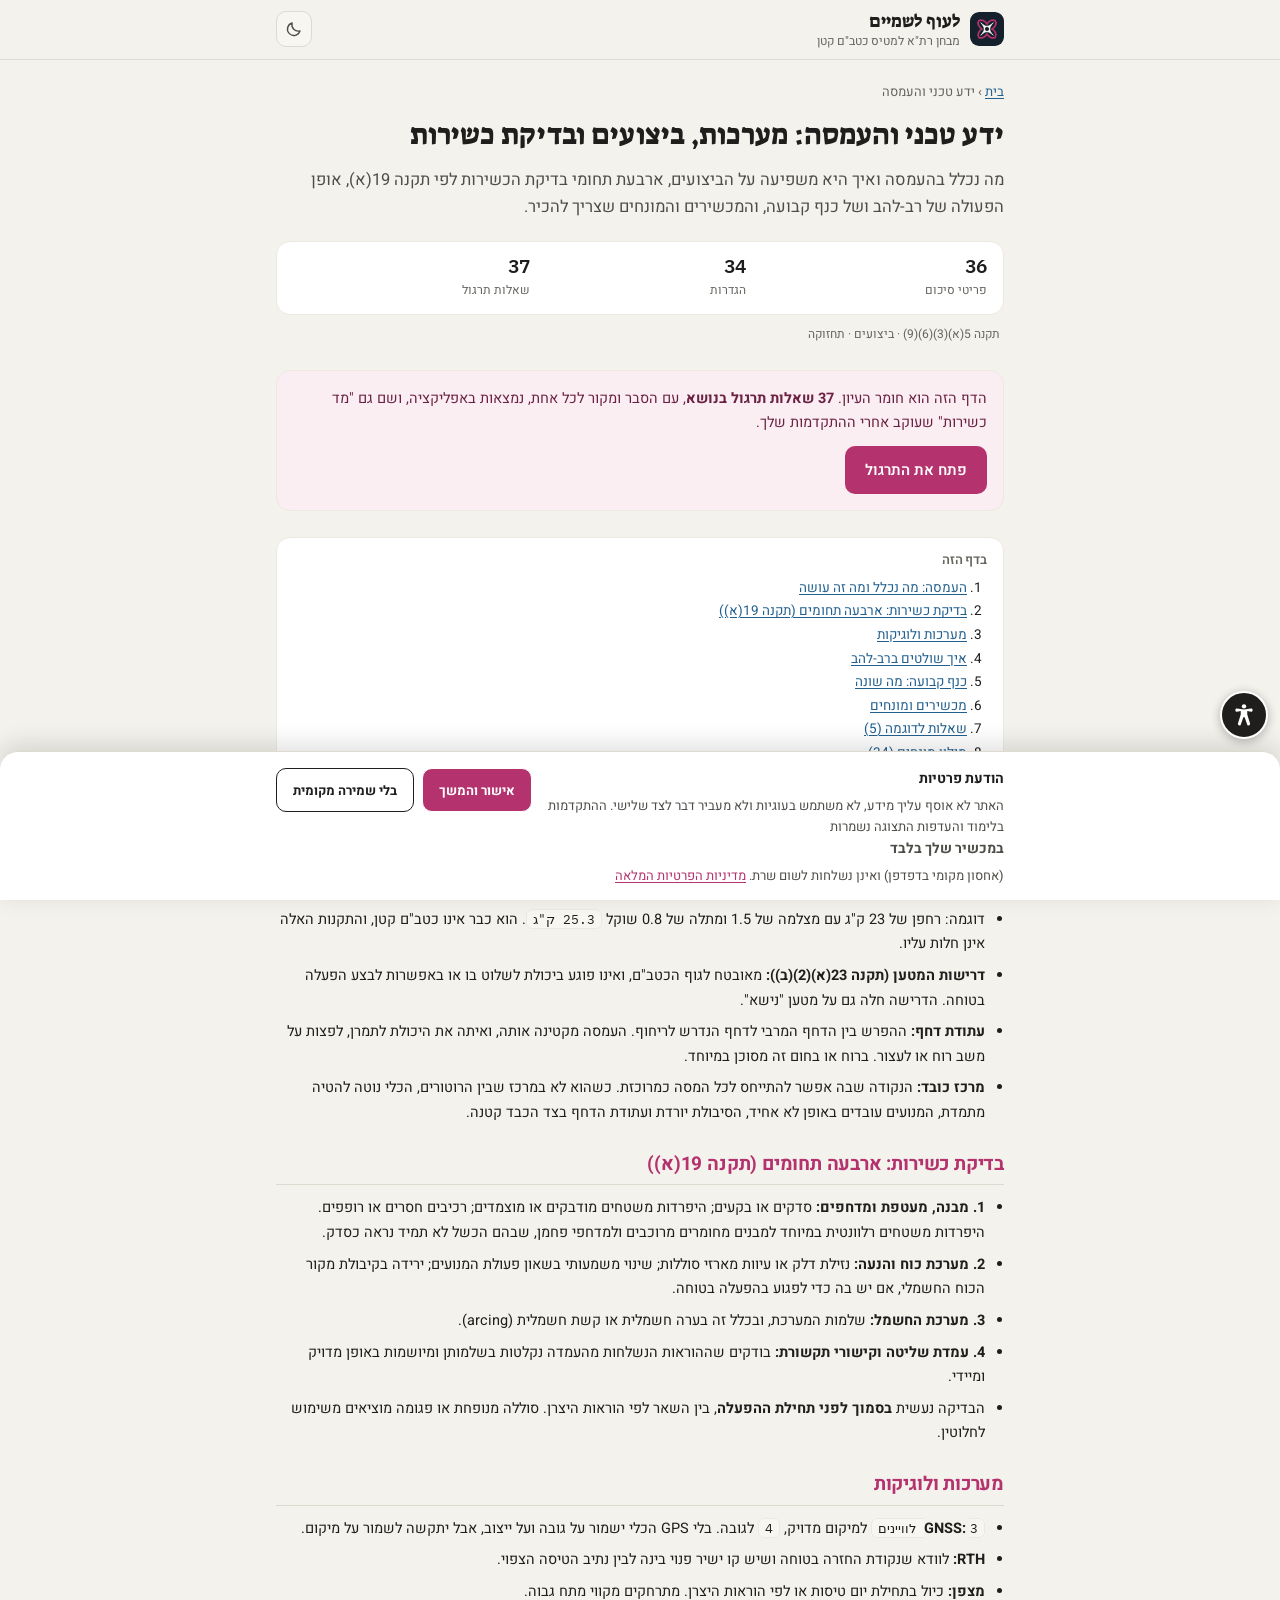
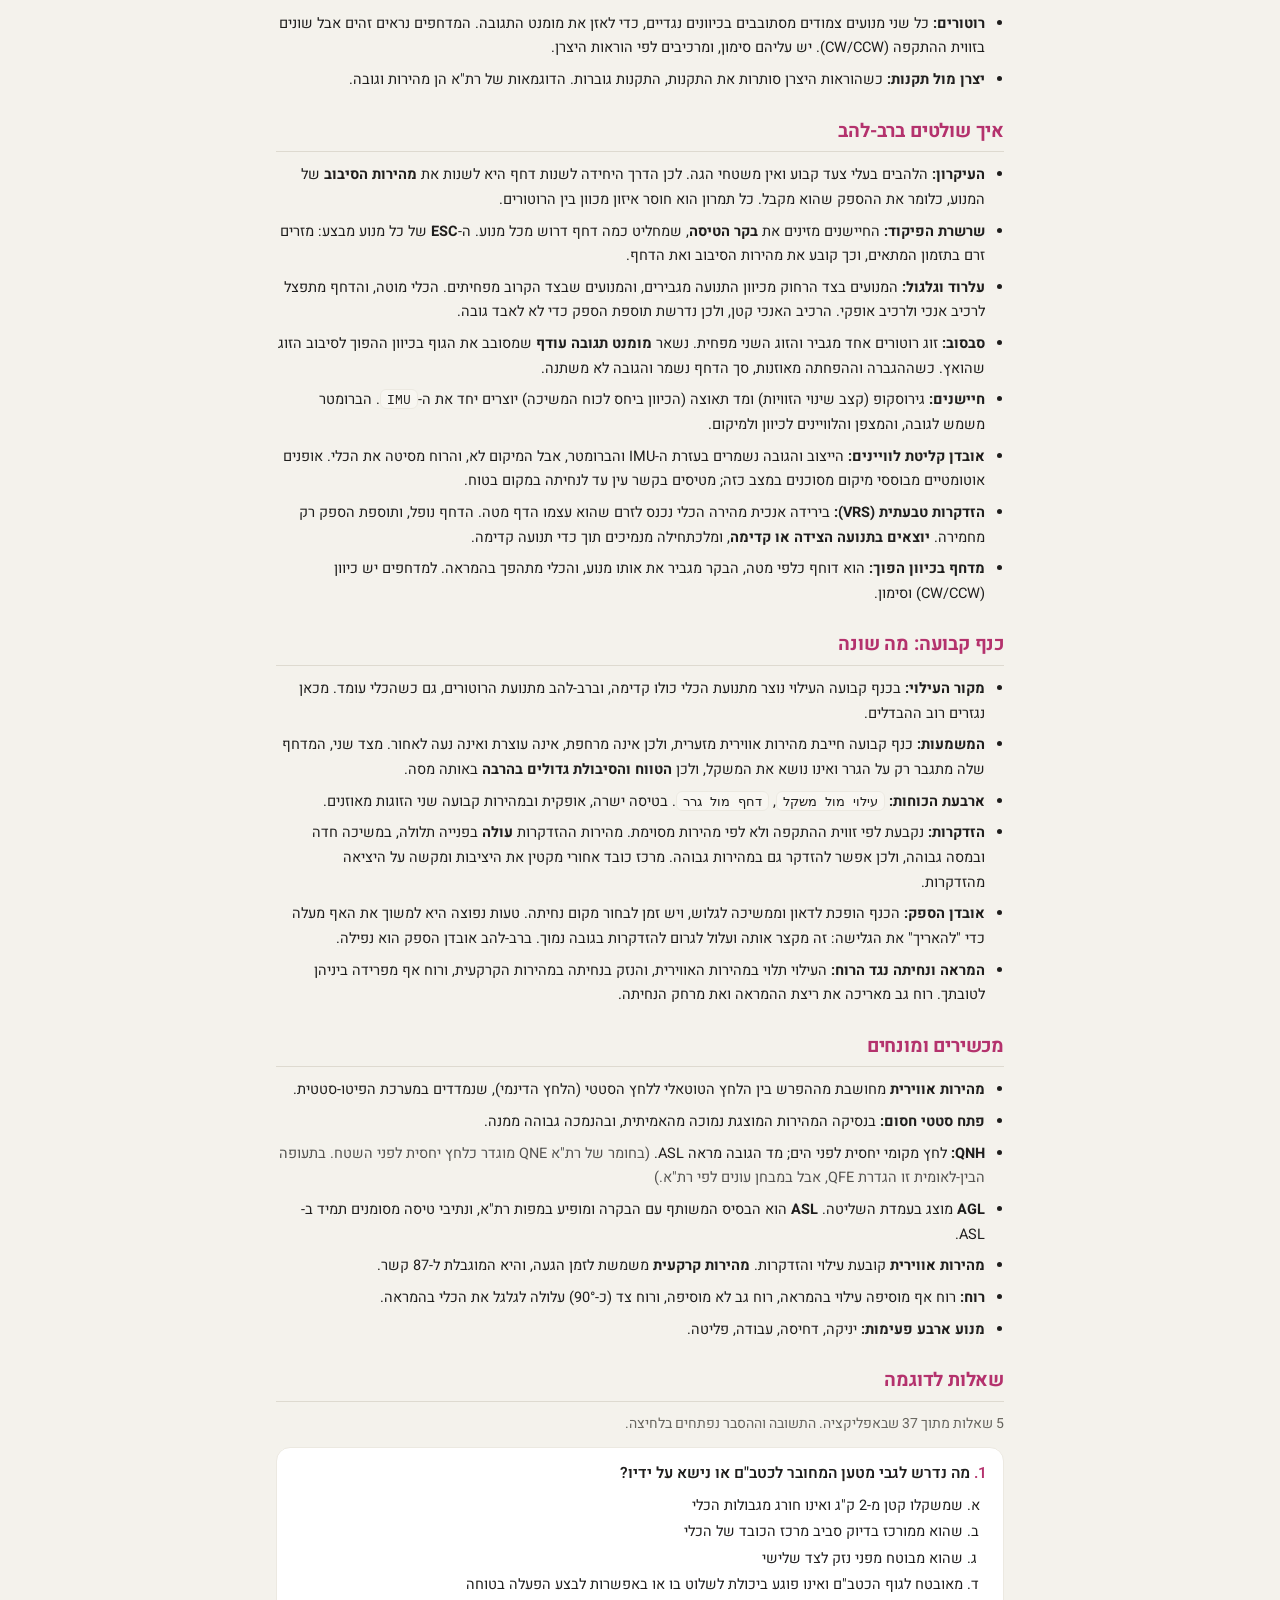
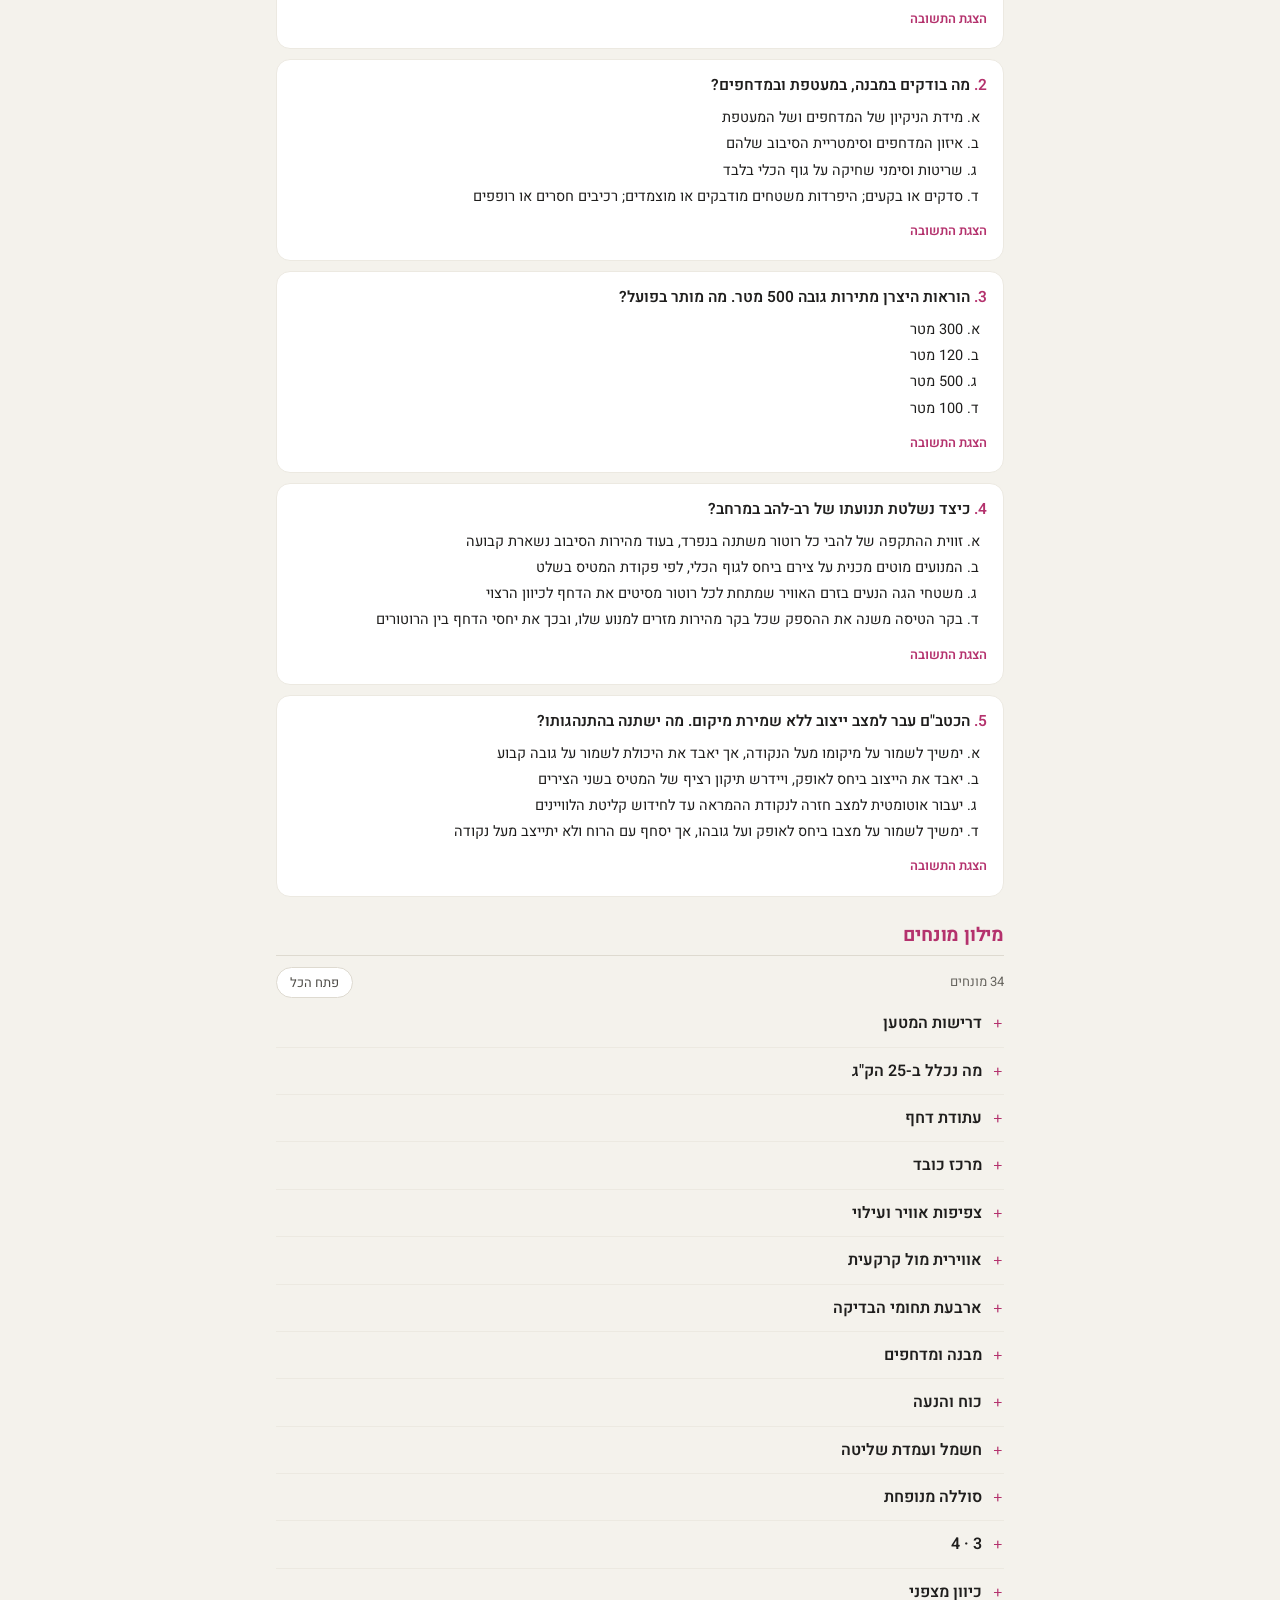
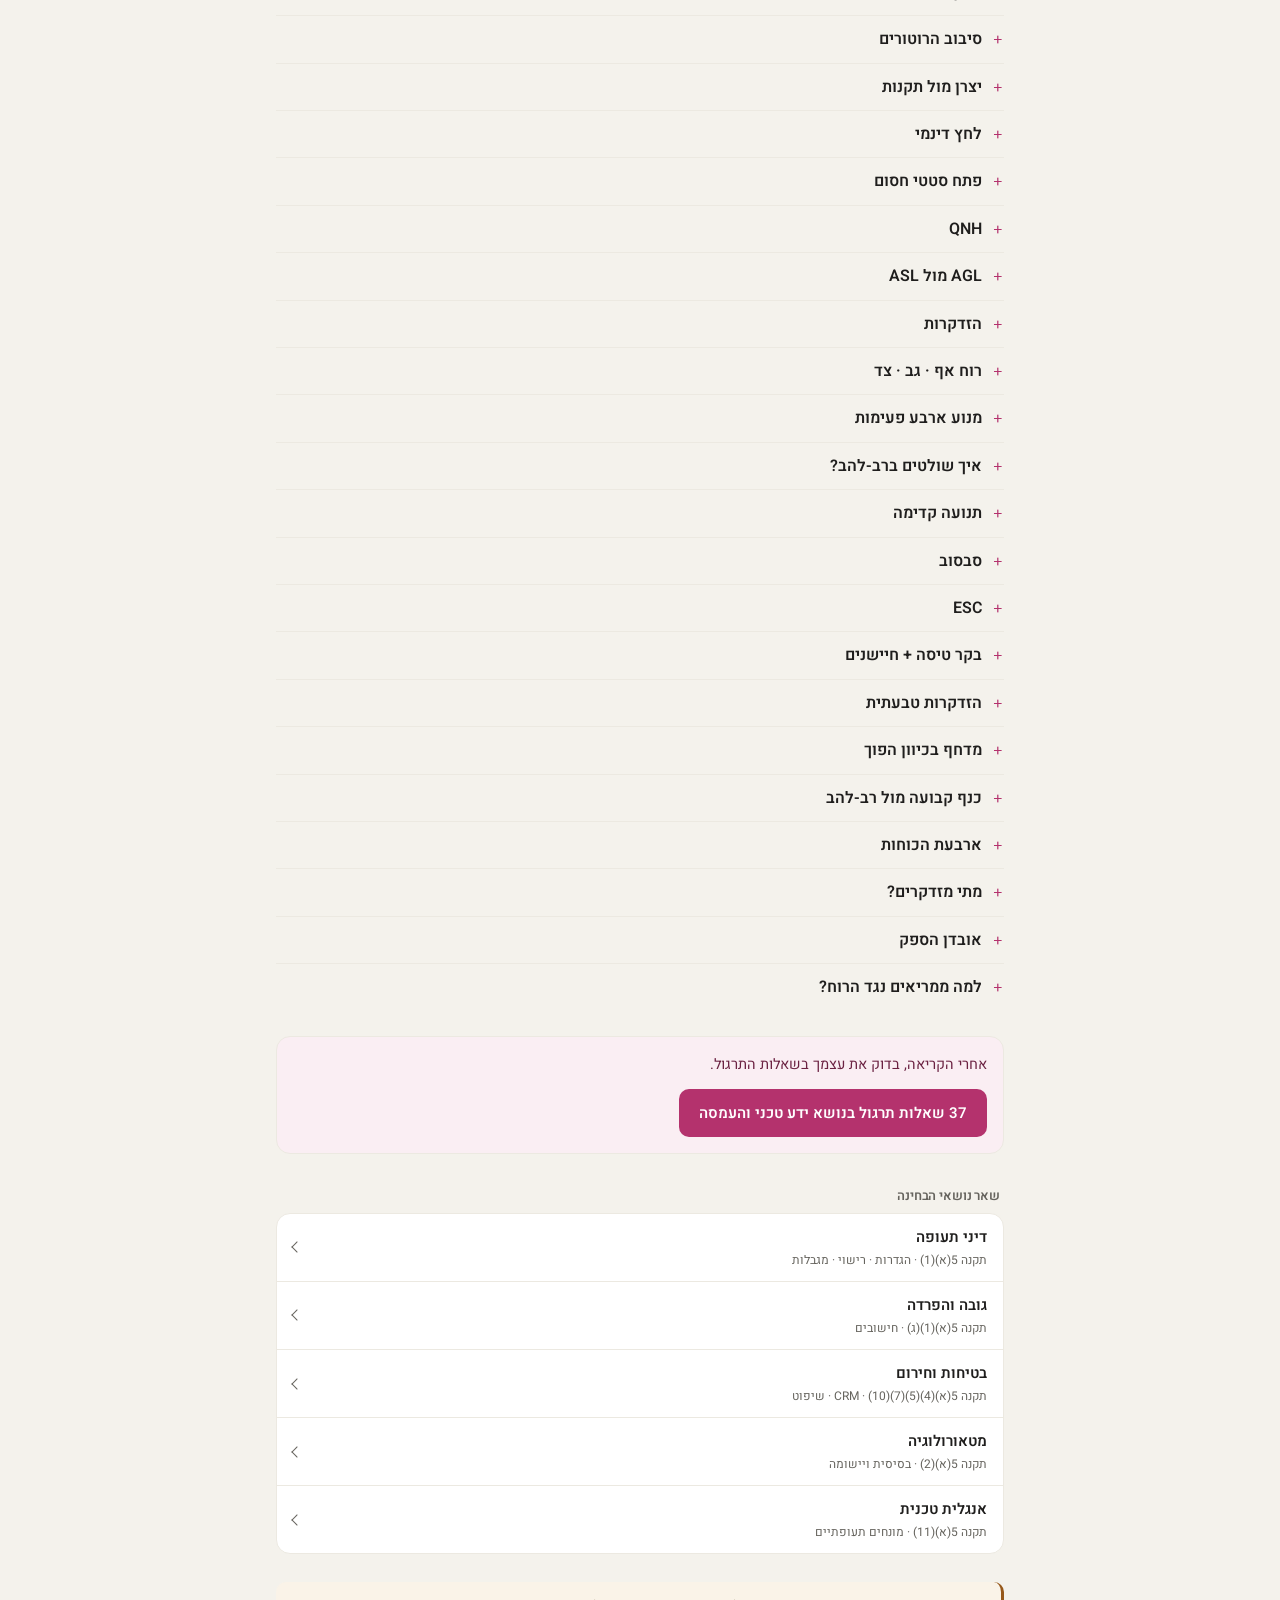
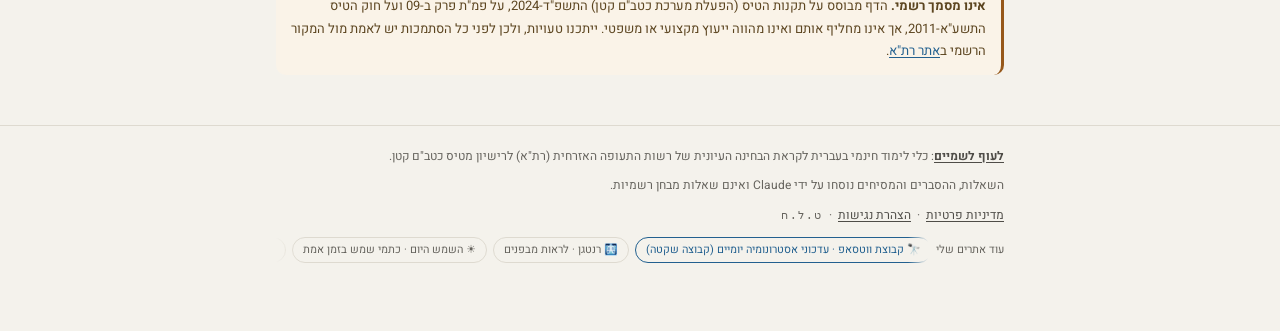
<file: technical-loading/index.html>
<!DOCTYPE html>
<html lang="he" dir="rtl">
<head>
<meta charset="utf-8">
<meta name="viewport" content="width=device-width, initial-scale=1, viewport-fit=cover">

<!-- נוצר על ידי tools/pages/render.js מתוך assets/js/data/ — אין לערוך ידנית. -->

<title>ידע טכני והעמסה לכטב&quot;ם קטן: מערכות, העמסה וכשירות | לעוף לשמיים</title>
<meta name="description" content="מה נכלל בהעמסה ואיך היא משפיעה על הביצועים, ארבעת תחומי בדיקת הכשירות לפי תקנה 19(א), אופן הפעולה של רב-להב ושל כנף קבועה, והמכשירים והמונחים שצריך להכיר.">
<link rel="canonical" href="https://dronexam.co.il/technical-loading/">
<meta name="robots" content="index, follow, max-snippet:-1, max-image-preview:large">

<meta property="og:type" content="article">
<meta property="og:site_name" content="לעוף לשמיים">
<meta property="og:locale" content="he_IL">
<meta property="og:url" content="https://dronexam.co.il/technical-loading/">
<meta property="og:title" content="ידע טכני והעמסה לכטב&quot;ם קטן: מערכות, העמסה וכשירות | לעוף לשמיים">
<meta property="og:description" content="מה נכלל בהעמסה ואיך היא משפיעה על הביצועים, ארבעת תחומי בדיקת הכשירות לפי תקנה 19(א), אופן הפעולה של רב-להב ושל כנף קבועה, והמכשירים והמונחים שצריך להכיר.">
<meta property="og:image" content="https://dronexam.co.il/assets/og/cover.jpg?v=3">
<meta property="og:image:width" content="1200">
<meta property="og:image:height" content="630">
<meta name="twitter:card" content="summary_large_image">
<meta name="twitter:image" content="https://dronexam.co.il/assets/og/cover.jpg?v=3">

<meta name="theme-color" content="#F4F2EC" media="(prefers-color-scheme: light)">
<meta name="theme-color" content="#1C1B19" media="(prefers-color-scheme: dark)">
<link rel="icon" href="../assets/icons/icon.svg" type="image/svg+xml">
<link rel="icon" href="../assets/icons/icon-32.png" type="image/png" sizes="32x32">
<link rel="icon" href="../assets/icons/icon-16.png" type="image/png" sizes="16x16">
<link rel="apple-touch-icon" href="../assets/icons/icon-192.png">

<link rel="preload" href="../assets/fonts/heebo-300-hebrew.woff2" as="font" type="font/woff2" crossorigin>
<link rel="preload" href="../assets/fonts/suezone-400-hebrew.woff2" as="font" type="font/woff2" crossorigin>
<link rel="stylesheet" href="../assets/css/style.css">
<link rel="stylesheet" href="../assets/css/a11y.css">
<link rel="stylesheet" href="../assets/css/page.css">

<!-- החלה מוקדמת של העדפות התצוגה — לפני הציור הראשון, כדי למנוע הבהוב.
     אם המשתמש בחר "בלי שמירה מקומית" אין מה לקרוא, ולכן אין מה להחיל. -->
<script>
try{
  var _r=document.documentElement,_t=null;
  var _p=localStorage.getItem('privacy:v1');
  if(!_p||JSON.parse(_p).local!==false){
    var _fs=localStorage.getItem('altimeter:fs');
    if(_fs==='m'||_fs==='l')_r.setAttribute('data-fs',_fs);
    _t=localStorage.getItem('altimeter:theme');
    var _a=localStorage.getItem('a11y:v1');
    if(_a){_a=JSON.parse(_a);
      if(_a.mode)_r.classList.add('a11y-'+_a.mode);
      ['links','readable','spacing','still','cursor','focus'].forEach(function(k){if(_a[k])_r.classList.add('a11y-'+k);});}
  }
  if(_t!=='light'&&_t!=='dark')_t=(window.matchMedia&&matchMedia('(prefers-color-scheme: dark)').matches)?'dark':'light';
  _r.setAttribute('data-theme',_t);
}catch(e){}
</script>

<script type="application/ld+json">
{
  "@context": "https://schema.org",
  "@graph": [
    {
      "@type": "Article",
      "@id": "https://dronexam.co.il/technical-loading/#article",
      "headline": "ידע טכני והעמסה: מערכות, ביצועים ובדיקת כשירות",
      "description": "מה נכלל בהעמסה ואיך היא משפיעה על הביצועים, ארבעת תחומי בדיקת הכשירות לפי תקנה 19(א), אופן הפעולה של רב-להב ושל כנף קבועה, והמכשירים והמונחים שצריך להכיר.",
      "inLanguage": "he-IL",
      "isAccessibleForFree": true,
      "about": {
        "@type": "Thing",
        "name": "ידע טכני והעמסה"
      },
      "isPartOf": {
        "@id": "https://dronexam.co.il/#website"
      },
      "image": "https://dronexam.co.il/assets/og/cover.jpg?v=3",
      "dateModified": "2026-09-29"
    },
    {
      "@type": "DefinedTermSet",
      "@id": "https://dronexam.co.il/technical-loading/#glossary",
      "name": "מילון מונחים: ידע טכני והעמסה",
      "inLanguage": "he-IL",
      "hasDefinedTerm": [
        {
          "@type": "DefinedTerm",
          "name": "דרישות המטען",
          "description": "מאובטח לגוף הכטב\"ם, ואינו פוגע ביכולת לשלוט בו או באפשרות לבצע הפעלה בטוחה. הדרישה חלה גם על מטען \"נישא\", ולא רק על מטען מחובר."
        },
        {
          "@type": "DefinedTerm",
          "name": "מה נכלל ב-25 הק\"ג",
          "description": "המסה בהמראה , כולל כל דבר שהכטב\"ם נושא וכל דבר שמחובר אליו. מצלמה, מתלה, מגן מדחפים ומטען נספרים כולם. 23 + 1.5 + 0.8 = 25.3, כלומר כבר לא כטב\"ם קטן."
        },
        {
          "@type": "DefinedTerm",
          "name": "עתודת דחף",
          "description": "ההפרש בין הדחף המרבי לדחף הנדרש לריחוף. העמסה מקטינה אותה, ואיתה את היכולת לתמרן, לפצות על משב רוח או לעצור. לכן העמסה מלאה מסוכנת במיוחד ברוח או בחום."
        },
        {
          "@type": "DefinedTerm",
          "name": "מרכז כובד",
          "description": "הנקודה שבה אפשר להתייחס לכל מסת הכטב\"ם כמרוכזת. כשהוא לא במרכז שבין הרוטורים: הטיה מתמדת, עבודה לא אחידה של המנועים, ירידה בסיבולת, ועתודת דחף קטנה יותר בצד הכבד."
        },
        {
          "@type": "DefinedTerm",
          "name": "צפיפות אוויר ועילוי",
          "description": "צפיפות עולה (גובה נמוך יותר, קור): העילוי עולה. צפיפות יורדת (גובה רב, חום, לחות): העילוי יורד. ביום שרבי הרחפן צריך יותר הספק כדי לרחף באותו גובה."
        },
        {
          "@type": "DefinedTerm",
          "name": "אווירית מול קרקעית",
          "description": "אווירית : ביחס לגוש האוויר. קובעת עילוי והזדקרות, ורלוונטית למגבלות רוח. קרקעית : ביחס לקרקע. משמשת לחישוב זמן הגעה, והיא המוגבלת ל-87 קשר . ההפרש ביניהן נובע מהרוח."
        },
        {
          "@type": "DefinedTerm",
          "name": "ארבעת תחומי הבדיקה",
          "description": "1. מבנה, מעטפת ומדחפים 2. מערכת כוח והנעה 3. מערכת החשמל 4. עמדת שליטה וקישורי תקשורת \"לכל הפחות\", ובסמוך לפני תחילת ההפעלה."
        },
        {
          "@type": "DefinedTerm",
          "name": "מבנה ומדחפים",
          "description": "• סדקים או בקעים • היפרדות של משטחים מודבקים או מוצמדים • רכיבים חסרים או רופפים היפרדות משטחים רלוונטית במיוחד למבנים מחומרים מרוכבים ולמדחפי פחמן, שבהם הכשל לא תמיד נראה כסדק."
        },
        {
          "@type": "DefinedTerm",
          "name": "כוח והנעה",
          "description": "• נזילת דלק או עיוות מארזי סוללות • שינוי משמעותי בשאון פעולת המנועים • ירידה בקיבולת מקור הכוח החשמלי, אם יש בה כדי לפגוע בהפעלה בטוחה שינוי בשאון נבדק בשמיעה, ולעיתים זה הסימן המוקדם היחיד לבלאי במיסב."
        },
        {
          "@type": "DefinedTerm",
          "name": "חשמל ועמדת שליטה",
          "description": "חשמל: שלמות, ובכלל זה בערה חשמלית או קשת חשמלית (arcing). עמדת שליטה: ההוראות הנשלחות נקלטות בכטב\"ם בשלמותן ומיושמות באופן מדויק ומיידי."
        },
        {
          "@type": "DefinedTerm",
          "name": "סוללה מנופחת",
          "description": "מוציאים משימוש לחלוטין , וכך גם סוללה פגומה. גם לא לטיסה קצרה. עיוות במארז הסוללה נבדק בבדיקת הכשירות לפי תקנה 19(א)(2)."
        },
        {
          "@type": "DefinedTerm",
          "name": "3 · 4",
          "description": "3 לוויינים לפחות: מיקום מדויק 4 לוויינים לפחות: גובה"
        },
        {
          "@type": "DefinedTerm",
          "name": "כיוון מצפני",
          "description": "כיול בתחילת יום טיסות או לפי הוראות היצרן. סביבת מתח גבוה עלולה לשבש את המצפן ולגרום להטסה לא בטוחה, ולכן מתרחקים מקווי מתח."
        },
        {
          "@type": "DefinedTerm",
          "name": "סיבוב הרוטורים",
          "description": "כל שני מנועים צמודים מסתובבים בכיוונים נגדיים , כדי לאזן את מומנט התגובה. השליטה נעשית בשינוי הדחף של כל רוטור ביחס לאחרים. המדחפים נראים זהים אבל אינם זהים (CW/CCW), ומרכיבים לפי הסימון והוראות היצרן."
        },
        {
          "@type": "DefinedTerm",
          "name": "יצרן מול תקנות",
          "description": "מפעילים לפי הוראות היצרן, אבל כשהן סותרות את התקנות או את החוק, התקנות גוברות. הדוגמאות של רת\"א: מהירות וגובה. יצרן שמתיר 500 מטר לא משנה את מגבלת 100 המטרים."
        },
        {
          "@type": "DefinedTerm",
          "name": "לחץ דינמי",
          "description": "ה הפרש בין הלחץ הטוטאלי ללחץ הסטטי. ממנו מחושבת המהירות האווירית. נמדד בצינור הפיטו (טוטאלי) ובפתחים הסטטיים."
        },
        {
          "@type": "DefinedTerm",
          "name": "פתח סטטי חסום",
          "description": "ב נסיקה המהירות המוצגת נמוכה מהאמיתית. ב הנמכה היא גבוהה מהאמיתית. הלחץ הסטטי הכלוא נשאר קבוע בזמן שהלחץ בפיטו משתנה עם הגובה, ולכן ההפרש המחושב מתעוות."
        },
        {
          "@type": "DefinedTerm",
          "name": "QNH",
          "description": "לחץ ברומטרי מקומי יחסית ל פני הים . מד הגובה יראה גובה מעל פני הים (ASL). בחומר של רת\"א QNE מוגדר כלחץ יחסית לפני השטח. בתעופה הבין-לאומית זו הגדרת QFE, אבל במבחן עונים לפי רת\"א."
        },
        {
          "@type": "DefinedTerm",
          "name": "AGL מול ASL",
          "description": "AGL (Above Ground Level): מעל פני השטח. מוצג בעמדת השליטה. ASL : מעל פני הים. הבסיס המשותף עם הבקרה, ומופיע במפות רת\"א. נתיבי טיסה מסומנים תמיד ב-ASL."
        },
        {
          "@type": "DefinedTerm",
          "name": "הזדקרות",
          "description": "אין זרימת אוויר תקינה על הכנף, יש איבוד עילוי, והכלי מאבד גובה. לפי רת\"א: מהירות נמוכה ומרכז כובד אחורי. הסיבה הבסיסית: חריגה מזווית ההתקפה הקריטית. רלוונטי בעיקר לכנף קבועה."
        },
        {
          "@type": "DefinedTerm",
          "name": "רוח אף · גב · צד",
          "description": "אף : נגד כיוון התנועה, בהמראה מוסיפה עילוי גב : עם כיוון התנועה, לא מוסיפה עילוי צד : כ-90°, עלולה לגלגל את הכלי ולגרום להתרסקות בהמראה"
        },
        {
          "@type": "DefinedTerm",
          "name": "מנוע ארבע פעימות",
          "description": "יניקה : תערובת דלק ואוויר נכנסת לצילינדר דחיסה : הנפח קטן, הלחץ והטמפרטורה עולים, המצת מצית עבודה : הגזים הבוערים דוחפים את הבוכנה ומסובבים את גל הארכובה פליטה : הגזים השרופים יוצאים דרך המפלט"
        },
        {
          "@type": "DefinedTerm",
          "name": "איך שולטים ברב-להב?",
          "description": "הלהבים ב צעד קבוע ואין משטחי הגה, ולכן הדרך היחידה לשנות דחף היא לשנות את מהירות הסיבוב של המנוע, כלומר את ההספק שהוא מקבל. בקר הטיסה מורה לכל ESC בנפרד. כל תמרון הוא חוסר איזון מכוון בין הרוטורים."
        },
        {
          "@type": "DefinedTerm",
          "name": "תנועה קדימה",
          "description": "האחוריים מגבירים והקדמיים מפחיתים , והאף יורד. וקטור הדחף מתפצל לרכיב אנכי שנושא את המשקל ולרכיב אופקי שמאיץ. הרכיב האנכי קטן, ולכן צריך תוספת הספק כללית כדי לא לרדת. גלגול לצדדים עובד באותו אופן, בין ימין לשמאל."
        },
        {
          "@type": "DefinedTerm",
          "name": "סבסוב",
          "description": "זוג אחד מגביר והזוג השני מפחית. נשאר מומנט תגובה עודף שמסובב את הגוף בכיוון ההפוך לסיבוב הזוג שהואץ. כשההגברה וההפחתה מאוזנות, סך הדחף נשמר והגובה לא משתנה."
        },
        {
          "@type": "DefinedTerm",
          "name": "ESC",
          "description": "במנוע brushless תלת-פאזי אין מברשות, ולכן רכיב אלקטרוני צריך להחליף את כיוון הזרם בסלילים. זה ה-ESC. הוא מקבל פקודת הספק מבקר הטיסה ומזרים זרם בתזמון המתאים. בקר הטיסה מחליט, וה-ESC מבצע."
        },
        {
          "@type": "DefinedTerm",
          "name": "בקר טיסה + חיישנים",
          "description": "גירוסקופ : קצב שינוי הזוויות מד תאוצה : הכיוון ביחס לכוח המשיכה (שניהם יחד: IMU) ברומטר : גובה מצפן ולוויינים : כיוון ומיקום לולאת בקרה של מאות פעמים בשנייה ויותר. המספר הסידורי של בקר הטיסה משמש לזיהוי ברישום כשאין מזהה משודר ואין מספר סידורי מהיצרן."
        },
        {
          "@type": "DefinedTerm",
          "name": "הזדקרות טבעתית",
          "description": "בירידה אנכית מהירה הכלי נכנס לזרם שהוא עצמו הדף מטה. הדחף נופל, ותוספת הספק רק מחזקת את המערבולת. היציאה: תנועה הצידה או קדימה , אל אוויר נקי. מנמיכים תוך כדי תנועה קדימה, לא בצניחה אנכית."
        },
        {
          "@type": "DefinedTerm",
          "name": "מדחף בכיוון הפוך",
          "description": "המדחף ידחף כלפי מטה . הבקר יראה נטייה לאותו צד ויגביר עוד את אותו מנוע, והכלי יתהפך מיד בהמראה. למדחפים יש כיוון (CW/CCW) וסימון. בודקים זאת בבדיקת \"מבנה, מעטפת ומדחפים\"."
        },
        {
          "@type": "DefinedTerm",
          "name": "כנף קבועה מול רב-להב",
          "description": "כנף: העילוי נוצר מתנועת הכלי כולו, ולכן היא חייבת מהירות אווירית מזערית ואינה מרחפת. המדחף רק מתגבר על הגרר, ולכן הטווח והסיבולת גדולים. רב-להב: העילוי נוצר מהרוטורים, ולכן הוא מרחף, עוצר ונע לאחור. הדחף נושא את כל המשקל."
        },
        {
          "@type": "DefinedTerm",
          "name": "ארבעת הכוחות",
          "description": "עילוי מול משקל דחף מול גרר בטיסה ישרה, אופקית ובמהירות קבועה שני הזוגות מאוזנים: אין כוח שקול ואין תאוצה."
        },
        {
          "@type": "DefinedTerm",
          "name": "מתי מזדקרים?",
          "description": "כשחורגים מ זווית ההתקפה הקריטית , בלי קשר למהירות מסוימת. מהירות ההזדקרות עולה בפנייה תלולה, במשיכה חדה ובמסה גבוהה, ולכן אפשר להזדקר גם במהירות גבוהה . מרכז כובד אחורי מקשה על היציאה מהזדקרות."
        },
        {
          "@type": "DefinedTerm",
          "name": "אובדן הספק",
          "description": "כנף קבועה הופכת לדאון: משתמשת בגובה כדי לשמור על מהירות וגולשת. יש זמן לבחור מקום נחיתה. רב-להב : הרוטורים הם מקור העילוי, ולכן זו נפילה. טעות נפוצה: למשוך את האף מעלה כדי \"להאריך\" את הגלישה. זה מקצר אותה ועלול לגרום להזדקרות בגובה נמוך."
        },
        {
          "@type": "DefinedTerm",
          "name": "למה ממריאים נגד הרוח?",
          "description": "העילוי תלוי במהירות האווירית , והנזק בנחיתה במהירות הקרקעית . רוח אף מפרידה ביניהן לטובתך. ברוח אף של 10 קשר יש לכנף 10 קשר מהירות אווירית לפני שזזה. רוח גב מאריכה את ריצת ההמראה ואת הנחיתה ומגדילה את מהירות הפגיעה."
        }
      ]
    },
    {
      "@type": "BreadcrumbList",
      "itemListElement": [
        {
          "@type": "ListItem",
          "position": 1,
          "name": "לעוף לשמיים",
          "item": "https://dronexam.co.il/"
        },
        {
          "@type": "ListItem",
          "position": 2,
          "name": "ידע טכני והעמסה",
          "item": "https://dronexam.co.il/technical-loading/"
        }
      ]
    }
  ]
}
</script>
</head>
<body class="doc">

<a class="skip" href="#doc">דלג לתוכן</a>

<header class="band">
  <div class="wrap">
    <a class="brand" href="../">
      <img class="brand-mark" src="../assets/icons/icon.svg" alt="" width="34" height="34">
      <span class="band-txt"><span class="ttl">לעוף לשמיים</span><span class="cs">מבחן רת"א למטיס כטב"ם קטן</span></span>
    </a>
    <div class="band-tools"><button type="button" class="icon-btn" data-theme-toggle aria-pressed="false" title="מעבר לתצוגה כהה">
        <svg class="i-moon" viewBox="0 0 24 24" aria-hidden="true"><path d="M20 14.5A8.5 8.5 0 0 1 9.5 4a8.5 8.5 0 1 0 10.5 10.5z"/></svg>
        <svg class="i-sun" viewBox="0 0 24 24" aria-hidden="true"><circle cx="12" cy="12" r="4"/><path d="M12 2v2M12 20v2M4.9 4.9l1.4 1.4M17.7 17.7l1.4 1.4M2 12h2M20 12h2M4.9 19.1l1.4-1.4M17.7 6.3l1.4-1.4"/></svg>
        <span class="sr-only">תצוגה כהה</span>
      </button></div>
  </div>
</header>

<main class="wrap doc-main" id="doc">

  <nav class="crumb" aria-label="נתיב">
    <a href="../">בית</a> <span aria-hidden="true">›</span> <span>ידע טכני והעמסה</span>
  </nav>

  <h1>ידע טכני והעמסה: מערכות, ביצועים ובדיקת כשירות</h1>
  <p class="lede">מה נכלל בהעמסה ואיך היא משפיעה על הביצועים, ארבעת תחומי בדיקת הכשירות לפי תקנה 19(א), אופן הפעולה של רב-להב ושל כנף קבועה, והמכשירים והמונחים שצריך להכיר.</p>

  <div class="factbar">
    <div><b>36</b><span>פריטי סיכום</span></div>
    <div><b>34</b><span>הגדרות</span></div>
    <div><b>37</b><span>שאלות תרגול</span></div>
  </div>
  <p class="srcline">תקנה 5(א)(3)(6)(9) · ביצועים · תחזוקה</p>

  <aside class="cta">
    <p>הדף הזה הוא חומר העיון. <b>37 שאלות תרגול בנושא</b>, עם הסבר ומקור
    לכל אחת, נמצאות באפליקציה, ושם גם &quot;מד כשירות&quot; שעוקב אחרי ההתקדמות שלך.</p>
    <a class="btn mag" href="../">פתח את התרגול</a>
  </aside>

  <nav class="toc" aria-label="תוכן העניינים">
    <h2>בדף הזה</h2>
    <ol>
      <li><a href="#s-1">העמסה: מה נכלל ומה זה עושה</a></li>
      <li><a href="#s-2">בדיקת כשירות: ארבעה תחומים (תקנה 19(א))</a></li>
      <li><a href="#s-3">מערכות ולוגיקות</a></li>
      <li><a href="#s-4">איך שולטים ברב-להב</a></li>
      <li><a href="#s-5">כנף קבועה: מה שונה</a></li>
      <li><a href="#s-6">מכשירים ומונחים</a></li>
      <li><a href="#sample">שאלות לדוגמה (5)</a></li>
      <li><a href="#glossary">מילון מונחים (34)</a></li>
    </ol>
  </nav>

  <section class="doc-sec">
    <h2 id="s-1">העמסה: מה נכלל ומה זה עושה</h2>
    <ul>
      <li><b>25 הק"ג כוללים הכל:</b> המסה בהמראה, כולל כל דבר שהכטב"ם נושא וכל דבר שמחובר אליו: מצלמה, מתלה, מגן מדחפים, מטען.</li>
      <li>דוגמה: רחפן של 23 ק"ג עם מצלמה של 1.5 ומתלה של 0.8 שוקל <span class="kv">25.3 ק"ג</span>. הוא כבר אינו כטב"ם קטן, והתקנות האלה אינן חלות עליו.</li>
      <li><b>דרישות המטען (תקנה 23(א)(2)(ב)):</b> מאובטח לגוף הכטב"ם, ואינו פוגע ביכולת לשלוט בו או באפשרות לבצע הפעלה בטוחה. הדרישה חלה גם על מטען "נישא".</li>
      <li><b>עתודת דחף:</b> ההפרש בין הדחף המרבי לדחף הנדרש לריחוף. העמסה מקטינה אותה, ואיתה את היכולת לתמרן, לפצות על משב רוח או לעצור. ברוח או בחום זה מסוכן במיוחד.</li>
      <li><b>מרכז כובד:</b> הנקודה שבה אפשר להתייחס לכל המסה כמרוכזת. כשהוא לא במרכז שבין הרוטורים, הכלי נוטה להטיה מתמדת, המנועים עובדים באופן לא אחיד, הסיבולת יורדת ועתודת הדחף בצד הכבד קטנה.</li>
    </ul>
  </section>

  <section class="doc-sec">
    <h2 id="s-2">בדיקת כשירות: ארבעה תחומים (תקנה 19(א))</h2>
    <ul>
      <li><b>1. מבנה, מעטפת ומדחפים:</b> סדקים או בקעים; היפרדות משטחים מודבקים או מוצמדים; רכיבים חסרים או רופפים. היפרדות משטחים רלוונטית במיוחד למבנים מחומרים מרוכבים ולמדחפי פחמן, שבהם הכשל לא תמיד נראה כסדק.</li>
      <li><b>2. מערכת כוח והנעה:</b> נזילת דלק או עיוות מארזי סוללות; שינוי משמעותי בשאון פעולת המנועים; ירידה בקיבולת מקור הכוח החשמלי, אם יש בה כדי לפגוע בהפעלה בטוחה.</li>
      <li><b>3. מערכת החשמל:</b> שלמות המערכת, ובכלל זה בערה חשמלית או קשת חשמלית (arcing).</li>
      <li><b>4. עמדת שליטה וקישורי תקשורת:</b> בודקים שההוראות הנשלחות מהעמדה נקלטות בשלמותן ומיושמות באופן מדויק ומיידי.</li>
      <li>הבדיקה נעשית <b>בסמוך לפני תחילת ההפעלה</b>, בין השאר לפי הוראות היצרן. סוללה מנופחת או פגומה מוציאים משימוש לחלוטין.</li>
    </ul>
  </section>

  <section class="doc-sec">
    <h2 id="s-3">מערכות ולוגיקות</h2>
    <ul>
      <li><b>GNSS:</b> <span class="kv">3 לוויינים</span> למיקום מדויק, <span class="kv">4</span> לגובה. בלי GPS הכלי ישמור על גובה ועל ייצוב, אבל יתקשה לשמור על מיקום.</li>
      <li><b>RTH:</b> לוודא שנקודת החזרה בטוחה ושיש קו ישיר פנוי בינה לבין נתיב הטיסה הצפוי.</li>
      <li><b>מצפן:</b> כיול בתחילת יום טיסות או לפי הוראות היצרן. מתרחקים מקווי מתח גבוה.</li>
      <li><b>רוטורים:</b> כל שני מנועים צמודים מסתובבים בכיוונים נגדיים, כדי לאזן את מומנט התגובה. המדחפים נראים זהים אבל שונים בזווית ההתקפה (CW/CCW). יש עליהם סימון, ומרכיבים לפי הוראות היצרן.</li>
      <li><b>יצרן מול תקנות:</b> כשהוראות היצרן סותרות את התקנות, התקנות גוברות. הדוגמאות של רת"א הן מהירות וגובה.</li>
    </ul>
  </section>

  <section class="doc-sec">
    <h2 id="s-4">איך שולטים ברב-להב</h2>
    <ul>
      <li><b>העיקרון:</b> הלהבים בעלי צעד קבוע ואין משטחי הגה. לכן הדרך היחידה לשנות דחף היא לשנות את <b>מהירות הסיבוב</b> של המנוע, כלומר את ההספק שהוא מקבל. כל תמרון הוא חוסר איזון מכוון בין הרוטורים.</li>
      <li><b>שרשרת הפיקוד:</b> החיישנים מזינים את <b>בקר הטיסה</b>, שמחליט כמה דחף דרוש מכל מנוע. ה-<b>ESC</b> של כל מנוע מבצע: מזרים זרם בתזמון המתאים, וכך קובע את מהירות הסיבוב ואת הדחף.</li>
      <li><b>עלרוד וגלגול:</b> המנועים בצד הרחוק מכיוון התנועה מגבירים, והמנועים שבצד הקרוב מפחיתים. הכלי מוטה, והדחף מתפצל לרכיב אנכי ולרכיב אופקי. הרכיב האנכי קטן, ולכן נדרשת תוספת הספק כדי לא לאבד גובה.</li>
      <li><b>סבסוב:</b> זוג רוטורים אחד מגביר והזוג השני מפחית. נשאר <b>מומנט תגובה עודף</b> שמסובב את הגוף בכיוון ההפוך לסיבוב הזוג שהואץ. כשההגברה וההפחתה מאוזנות, סך הדחף נשמר והגובה לא משתנה.</li>
      <li><b>חיישנים:</b> גירוסקופ (קצב שינוי הזוויות) ומד תאוצה (הכיוון ביחס לכוח המשיכה) יוצרים יחד את ה-<span class="kv">IMU</span>. הברומטר משמש לגובה, והמצפן והלוויינים לכיוון ולמיקום.</li>
      <li><b>אובדן קליטת לוויינים:</b> הייצוב והגובה נשמרים בעזרת ה-IMU והברומטר, אבל המיקום לא, והרוח מסיטה את הכלי. אופנים אוטומטיים מבוססי מיקום מסוכנים במצב כזה; מטיסים בקשר עין עד לנחיתה במקום בטוח.</li>
      <li><b>הזדקרות טבעתית (VRS):</b> בירידה אנכית מהירה הכלי נכנס לזרם שהוא עצמו הדף מטה. הדחף נופל, ותוספת הספק רק מחמירה. <b>יוצאים בתנועה הצידה או קדימה</b>, ומלכתחילה מנמיכים תוך כדי תנועה קדימה.</li>
      <li><b>מדחף בכיוון הפוך:</b> הוא דוחף כלפי מטה, הבקר מגביר את אותו מנוע, והכלי מתהפך בהמראה. למדחפים יש כיוון (CW/CCW) וסימון.</li>
    </ul>
  </section>

  <section class="doc-sec">
    <h2 id="s-5">כנף קבועה: מה שונה</h2>
    <ul>
      <li><b>מקור העילוי:</b> בכנף קבועה העילוי נוצר מתנועת הכלי כולו קדימה, וברב-להב מתנועת הרוטורים, גם כשהכלי עומד. מכאן נגזרים רוב ההבדלים.</li>
      <li><b>המשמעות:</b> כנף קבועה חייבת מהירות אווירית מזערית, ולכן אינה מרחפת, אינה עוצרת ואינה נעה לאחור. מצד שני, המדחף שלה מתגבר רק על הגרר ואינו נושא את המשקל, ולכן <b>הטווח והסיבולת גדולים בהרבה</b> באותה מסה.</li>
      <li><b>ארבעת הכוחות:</b> <span class="kv">עילוי מול משקל</span>, <span class="kv">דחף מול גרר</span>. בטיסה ישרה, אופקית ובמהירות קבועה שני הזוגות מאוזנים.</li>
      <li><b>הזדקרות:</b> נקבעת לפי זווית ההתקפה ולא לפי מהירות מסוימת. מהירות ההזדקרות <b>עולה</b> בפנייה תלולה, במשיכה חדה ובמסה גבוהה, ולכן אפשר להזדקר גם במהירות גבוהה. מרכז כובד אחורי מקטין את היציבות ומקשה על היציאה מהזדקרות.</li>
      <li><b>אובדן הספק:</b> הכנף הופכת לדאון וממשיכה לגלוש, ויש זמן לבחור מקום נחיתה. טעות נפוצה היא למשוך את האף מעלה כדי "להאריך" את הגלישה: זה מקצר אותה ועלול לגרום להזדקרות בגובה נמוך. ברב-להב אובדן הספק הוא נפילה.</li>
      <li><b>המראה ונחיתה נגד הרוח:</b> העילוי תלוי במהירות האווירית, והנזק בנחיתה במהירות הקרקעית, ורוח אף מפרידה ביניהן לטובתך. רוח גב מאריכה את ריצת ההמראה ואת מרחק הנחיתה.</li>
    </ul>
  </section>

  <section class="doc-sec">
    <h2 id="s-6">מכשירים ומונחים</h2>
    <ul>
      <li><b>מהירות אווירית</b> מחושבת מההפרש בין הלחץ הטוטאלי ללחץ הסטטי (הלחץ הדינמי), שנמדדים במערכת הפיטו-סטטית.</li>
      <li><b>פתח סטטי חסום:</b> בנסיקה המהירות המוצגת נמוכה מהאמיתית, ובהנמכה גבוהה ממנה.</li>
      <li><b>QNH:</b> לחץ מקומי יחסית לפני הים; מד הגובה מראה ASL. <span style="opacity:.75">(בחומר של רת"א QNE מוגדר כלחץ יחסית לפני השטח. בתעופה הבין-לאומית זו הגדרת QFE, אבל במבחן עונים לפי רת"א.)</span></li>
      <li><b>AGL</b> מוצג בעמדת השליטה. <b>ASL</b> הוא הבסיס המשותף עם הבקרה ומופיע במפות רת"א, ונתיבי טיסה מסומנים תמיד ב-ASL.</li>
      <li><b>מהירות אווירית</b> קובעת עילוי והזדקרות. <b>מהירות קרקעית</b> משמשת לזמן הגעה, והיא המוגבלת ל-87 קשר.</li>
      <li><b>רוח:</b> רוח אף מוסיפה עילוי בהמראה, רוח גב לא מוסיפה, ורוח צד (כ-90°) עלולה לגלגל את הכלי בהמראה.</li>
      <li><b>מנוע ארבע פעימות:</b> יניקה, דחיסה, עבודה, פליטה.</li>
    </ul>
  </section>

  <section class="doc-sec">
    <h2 id="sample">שאלות לדוגמה</h2>
    <p class="sec-note">5 שאלות מתוך 37 שבאפליקציה. התשובה וההסבר נפתחים בלחיצה.</p>
    <ol class="sample">
      <li class="sq">
        <p class="sq-q">מה נדרש לגבי מטען המחובר לכטב"ם או נישא על ידיו?</p>
        <ol class="sq-opts">
          <li>שמשקלו קטן מ-2 ק"ג ואינו חורג מגבולות הכלי</li>
          <li>שהוא ממורכז בדיוק סביב מרכז הכובד של הכלי</li>
          <li>שהוא מבוטח מפני נזק לצד שלישי</li>
          <li>מאובטח לגוף הכטב"ם ואינו פוגע ביכולת לשלוט בו או באפשרות לבצע הפעלה בטוחה</li>
        </ol>
        <details class="sq-ans">
          <summary>הצגת התשובה</summary>
          <div class="gl-body"><b>התשובה הנכונה: ד.</b> שני תנאים: המטען מאובטח פיזית לגוף הכטב"ם, והוא אינו פוגע ביכולת השליטה או באפשרות לבצע הפעלה בטוחה. התקנה חלה גם על מטען "נישא" ולא רק על מטען המחובר בברגים.<span class="gl-ref">תקנה 23(א)(2)(ב)</span></div>
        </details>
      </li>
      <li class="sq">
        <p class="sq-q">מה בודקים במבנה, במעטפת ובמדחפים?</p>
        <ol class="sq-opts">
          <li>מידת הניקיון של המדחפים ושל המעטפת</li>
          <li>איזון המדחפים וסימטריית הסיבוב שלהם</li>
          <li>שריטות וסימני שחיקה על גוף הכלי בלבד</li>
          <li>סדקים או בקעים; היפרדות משטחים מודבקים או מוצמדים; רכיבים חסרים או רופפים</li>
        </ol>
        <details class="sq-ans">
          <summary>הצגת התשובה</summary>
          <div class="gl-body"><b>התשובה הנכונה: ד.</b> התקנה מגדירה שלושה סימנים. היפרדות של משטחים מודבקים או מוצמדים רלוונטית במיוחד למבנים מחומרים מרוכבים ולמדחפי פחמן, שבהם הכשל לא תמיד נראה כסדק.<span class="gl-ref">תקנה 19(א)(1)</span></div>
        </details>
      </li>
      <li class="sq">
        <p class="sq-q">הוראות היצרן מתירות גובה 500 מטר. מה מותר בפועל?</p>
        <ol class="sq-opts">
          <li>300 מטר</li>
          <li>120 מטר</li>
          <li>500 מטר</li>
          <li>100 מטר</li>
        </ol>
        <details class="sq-ans">
          <summary>הצגת התשובה</summary>
          <div class="gl-body"><b>התשובה הנכונה: ד.</b> מפעילים לפי הוראות היצרן, אבל כשהן <b>סותרות</b> את התקנות או את החוק, התקנות גוברות. רת"א מביאה כדוגמה בדיוק מהירות וגובה: גם אם הכלי מסוגל לטוס ל-500 מטר, תקנה 35(א)(2) מגבילה את הגובה ל-100 מטר מעל פני השטח.<span class="gl-ref">תקנה 5(א)(6)</span></div>
        </details>
      </li>
      <li class="sq">
        <p class="sq-q">כיצד נשלטת תנועתו של רב-להב במרחב?</p>
        <ol class="sq-opts">
          <li>זווית ההתקפה של להבי כל רוטור משתנה בנפרד, בעוד מהירות הסיבוב נשארת קבועה</li>
          <li>המנועים מוטים מכנית על צירם ביחס לגוף הכלי, לפי פקודת המטיס בשלט</li>
          <li>משטחי הגה הנעים בזרם האוויר שמתחת לכל רוטור מסיטים את הדחף לכיוון הרצוי</li>
          <li>בקר הטיסה משנה את ההספק שכל בקר מהירות מזרים למנוע שלו, ובכך את יחסי הדחף בין הרוטורים</li>
        </ol>
        <details class="sq-ans">
          <summary>הצגת התשובה</summary>
          <div class="gl-body"><b>התשובה הנכונה: ד.</b> לרב-להב אין משטחי הגה, וברובם המכריע גם אין שינוי צעד להבים כמו במסוק: הלהבים בעלי <b>צעד קבוע</b>. לכן הדרך היחידה לשנות דחף היא לשנות את מהירות הסיבוב של המנוע, כלומר את ההספק החשמלי שהוא מקבל. בקר הטיסה משווה בין מצב הכלי לפקודת המטיס ומורה לכל בקר מהירות כמה הספק להעביר למנוע שלו. כל תמרון הוא חוסר איזון מכוון בין הרוטורים.<span class="gl-ref">תקנה 5(א)(6)</span></div>
        </details>
      </li>
      <li class="sq">
        <p class="sq-q">הכטב"ם עבר למצב ייצוב ללא שמירת מיקום. מה ישתנה בהתנהגותו?</p>
        <ol class="sq-opts">
          <li>ימשיך לשמור על מיקומו מעל הנקודה, אך יאבד את היכולת לשמור על גובה קבוע</li>
          <li>יאבד את הייצוב ביחס לאופק, ויידרש תיקון רציף של המטיס בשני הצירים</li>
          <li>יעבור אוטומטית למצב חזרה לנקודת ההמראה עד לחידוש קליטת הלוויינים</li>
          <li>ימשיך לשמור על מצבו ביחס לאופק ועל גובהו, אך יסחף עם הרוח ולא יתייצב מעל נקודה</li>
        </ol>
        <details class="sq-ans">
          <summary>הצגת התשובה</summary>
          <div class="gl-body"><b>התשובה הנכונה: ד.</b> שמירת המיקום מבוססת על קליטת הלוויינים. הייצוב ביחס לאופק מבוסס על הגירוסקופ ומד התאוצה, והגובה על הברומטר. לכן באובדן קליטה הכלי עדיין מאוזן ושומר גובה, אבל <b>הרוח מסיטה אותו</b> והמטיס צריך לתקן בעצמו. החומר של רת"א מזהיר שאופנים אוטומטיים מבוססי מיקום עלולים במצב כזה לגרום לאובדן הכטב"ם או לנחיתה במקום לא נשלט, ומנחה להטיס בקשר עין ישיר עד לנחיתה במקום בטוח.<span class="gl-ref">תקנה 5(א)(6)</span></div>
        </details>
      </li>
    </ol>
  </section>

  <section class="doc-sec">
    <h2 id="glossary">מילון מונחים</h2>
    <div class="gl-tools">
      <span>34 מונחים</span>
      <button type="button" id="gl-all" hidden>פתח הכל</button>
    </div>
    <div class="glossary">
      <details class="gl">
        <summary>
          <span class="gl-term">דרישות המטען</span>
        </summary>
        <div class="gl-body"><b>מאובטח</b> לגוף הכטב"ם, ואינו פוגע ביכולת לשלוט בו או באפשרות לבצע הפעלה בטוחה.<br><br>הדרישה חלה גם על מטען "נישא", ולא רק על מטען מחובר.<span class="gl-ref">תקנה 23(א)(2)(ב)</span></div>
      </details>
      <details class="gl">
        <summary>
          <span class="gl-term">מה נכלל ב-25 הק"ג</span>
        </summary>
        <div class="gl-body">המסה <b>בהמראה</b>, כולל כל דבר שהכטב"ם נושא וכל דבר שמחובר אליו.<br><br>מצלמה, מתלה, מגן מדחפים ומטען נספרים כולם. 23 + 1.5 + 0.8 = 25.3, כלומר כבר לא כטב"ם קטן.<span class="gl-ref">תקנה 1</span></div>
      </details>
      <details class="gl">
        <summary>
          <span class="gl-term">עתודת דחף</span>
        </summary>
        <div class="gl-body">ההפרש בין הדחף המרבי לדחף הנדרש לריחוף.<br><br>העמסה מקטינה אותה, ואיתה את היכולת לתמרן, לפצות על משב רוח או לעצור. לכן העמסה מלאה מסוכנת במיוחד ברוח או בחום.<span class="gl-ref">תקנה 5(א)(3)</span></div>
      </details>
      <details class="gl">
        <summary>
          <span class="gl-term">מרכז כובד</span>
        </summary>
        <div class="gl-body">הנקודה שבה אפשר להתייחס לכל מסת הכטב"ם כמרוכזת.<br><br>כשהוא לא במרכז שבין הרוטורים: הטיה מתמדת, עבודה לא אחידה של המנועים, ירידה בסיבולת, ועתודת דחף קטנה יותר בצד הכבד.<span class="gl-ref">תקנה 5(א)(3)</span></div>
      </details>
      <details class="gl">
        <summary>
          <span class="gl-term">צפיפות אוויר ועילוי</span>
        </summary>
        <div class="gl-body">צפיפות <b>עולה</b> (גובה נמוך יותר, קור): העילוי עולה.<br>צפיפות <b>יורדת</b> (גובה רב, חום, לחות): העילוי יורד.<br><br>ביום שרבי הרחפן צריך יותר הספק כדי לרחף באותו גובה.<span class="gl-ref">תקנה 5(א)(6)</span></div>
      </details>
      <details class="gl">
        <summary>
          <span class="gl-term">אווירית מול קרקעית</span>
        </summary>
        <div class="gl-body"><b>אווירית</b>: ביחס לגוש האוויר. קובעת עילוי והזדקרות, ורלוונטית למגבלות רוח.<br><b>קרקעית</b>: ביחס לקרקע. משמשת לחישוב זמן הגעה, והיא <b>המוגבלת ל-87 קשר</b>.<br><br>ההפרש ביניהן נובע מהרוח.<span class="gl-ref">תקנה 35(א)(1)</span></div>
      </details>
      <details class="gl">
        <summary>
          <span class="gl-term">ארבעת תחומי הבדיקה</span>
        </summary>
        <div class="gl-body"><b>1.</b> מבנה, מעטפת ומדחפים<br><b>2.</b> מערכת כוח והנעה<br><b>3.</b> מערכת החשמל<br><b>4.</b> עמדת שליטה וקישורי תקשורת<br><br>"לכל הפחות", ובסמוך לפני תחילת ההפעלה.<span class="gl-ref">תקנה 19(א)</span></div>
      </details>
      <details class="gl">
        <summary>
          <span class="gl-term">מבנה ומדחפים</span>
        </summary>
        <div class="gl-body">• סדקים או בקעים<br>• <b>היפרדות של משטחים מודבקים או מוצמדים</b><br>• רכיבים חסרים או רופפים<br><br>היפרדות משטחים רלוונטית במיוחד למבנים מחומרים מרוכבים ולמדחפי פחמן, שבהם הכשל לא תמיד נראה כסדק.<span class="gl-ref">תקנה 19(א)(1)</span></div>
      </details>
      <details class="gl">
        <summary>
          <span class="gl-term">כוח והנעה</span>
        </summary>
        <div class="gl-body">• נזילת דלק או <b>עיוות מארזי סוללות</b><br>• שינוי משמעותי בשאון פעולת המנועים<br>• ירידה בקיבולת מקור הכוח החשמלי, אם יש בה כדי לפגוע בהפעלה בטוחה<br><br>שינוי בשאון נבדק בשמיעה, ולעיתים זה הסימן המוקדם היחיד לבלאי במיסב.<span class="gl-ref">תקנה 19(א)(2)</span></div>
      </details>
      <details class="gl">
        <summary>
          <span class="gl-term">חשמל ועמדת שליטה</span>
        </summary>
        <div class="gl-body"><b>חשמל:</b> שלמות, ובכלל זה בערה חשמלית או קשת חשמלית (arcing).<br><b>עמדת שליטה:</b> ההוראות הנשלחות נקלטות בכטב"ם בשלמותן ומיושמות באופן מדויק ומיידי.<span class="gl-ref">תקנה 19(א)(3)-(4)</span></div>
      </details>
      <details class="gl">
        <summary>
          <span class="gl-term">סוללה מנופחת</span>
        </summary>
        <div class="gl-body"><b>מוציאים משימוש לחלוטין</b>, וכך גם סוללה פגומה.<br><br>גם לא לטיסה קצרה. עיוות במארז הסוללה נבדק בבדיקת הכשירות לפי תקנה 19(א)(2).<span class="gl-ref">תקנה 5(א)(9)</span></div>
      </details>
      <details class="gl">
        <summary>
          <span class="gl-term">3 · 4</span>
        </summary>
        <div class="gl-body"><b>3 לוויינים</b> לפחות: מיקום מדויק<br><b>4 לוויינים</b> לפחות: גובה<span class="gl-ref">תקנה 5(א)(6)</span></div>
      </details>
      <details class="gl">
        <summary>
          <span class="gl-term">כיוון מצפני</span>
        </summary>
        <div class="gl-body">כיול <b>בתחילת יום טיסות</b> או לפי הוראות היצרן.<br><br>סביבת מתח גבוה עלולה לשבש את המצפן ולגרום להטסה לא בטוחה, ולכן מתרחקים מקווי מתח.<span class="gl-ref">תקנה 5(א)(6)</span></div>
      </details>
      <details class="gl">
        <summary>
          <span class="gl-term">סיבוב הרוטורים</span>
        </summary>
        <div class="gl-body"><b>כל שני מנועים צמודים מסתובבים בכיוונים נגדיים</b>, כדי לאזן את מומנט התגובה.<br><br>השליטה נעשית בשינוי הדחף של כל רוטור ביחס לאחרים. המדחפים נראים זהים אבל אינם זהים (CW/CCW), ומרכיבים לפי הסימון והוראות היצרן.<span class="gl-ref">תקנה 5(א)(6)</span></div>
      </details>
      <details class="gl">
        <summary>
          <span class="gl-term">יצרן מול תקנות</span>
        </summary>
        <div class="gl-body">מפעילים לפי הוראות היצרן, אבל כשהן <b>סותרות</b> את התקנות או את החוק, התקנות גוברות.<br><br>הדוגמאות של רת"א: מהירות וגובה. יצרן שמתיר 500 מטר לא משנה את מגבלת 100 המטרים.<span class="gl-ref">תקנה 5(א)(6)</span></div>
      </details>
      <details class="gl">
        <summary>
          <span class="gl-term">לחץ דינמי</span>
        </summary>
        <div class="gl-body">ה<b>הפרש</b> בין הלחץ הטוטאלי ללחץ הסטטי. ממנו מחושבת המהירות האווירית.<br><br>נמדד בצינור הפיטו (טוטאלי) ובפתחים הסטטיים.<span class="gl-ref">תקנה 5(א)(6)</span></div>
      </details>
      <details class="gl">
        <summary>
          <span class="gl-term">פתח סטטי חסום</span>
        </summary>
        <div class="gl-body">ב<b>נסיקה</b> המהירות המוצגת <b>נמוכה</b> מהאמיתית.<br>ב<b>הנמכה</b> היא <b>גבוהה</b> מהאמיתית.<br><br>הלחץ הסטטי הכלוא נשאר קבוע בזמן שהלחץ בפיטו משתנה עם הגובה, ולכן ההפרש המחושב מתעוות.<span class="gl-ref">תקנה 5(א)(6)</span></div>
      </details>
      <details class="gl">
        <summary>
          <span class="gl-term">QNH</span>
        </summary>
        <div class="gl-body">לחץ ברומטרי מקומי יחסית ל<b>פני הים</b>. מד הגובה יראה גובה מעל פני הים (ASL).<br><br><span style="opacity:.7">בחומר של רת"א QNE מוגדר כלחץ יחסית לפני השטח. בתעופה הבין-לאומית זו הגדרת QFE, אבל במבחן עונים לפי רת"א.</span><span class="gl-ref">תקנה 5(א)(6)</span></div>
      </details>
      <details class="gl">
        <summary>
          <span class="gl-term">AGL מול ASL</span>
        </summary>
        <div class="gl-body"><b>AGL</b> (Above Ground Level): מעל פני השטח. מוצג בעמדת השליטה.<br><b>ASL</b>: מעל פני הים. הבסיס המשותף עם הבקרה, ומופיע במפות רת"א.<br><br>נתיבי טיסה מסומנים תמיד ב-ASL.<span class="gl-ref">תקנה 5(א)(6)</span></div>
      </details>
      <details class="gl">
        <summary>
          <span class="gl-term">הזדקרות</span>
        </summary>
        <div class="gl-body">אין זרימת אוויר תקינה על הכנף, יש איבוד עילוי, והכלי מאבד גובה.<br><br>לפי רת"א: מהירות נמוכה ומרכז כובד אחורי. הסיבה הבסיסית: חריגה מזווית ההתקפה הקריטית. רלוונטי בעיקר לכנף קבועה.<span class="gl-ref">תקנה 5(א)(6)</span></div>
      </details>
      <details class="gl">
        <summary>
          <span class="gl-term">רוח אף · גב · צד</span>
        </summary>
        <div class="gl-body"><b>אף</b>: נגד כיוון התנועה, בהמראה <b>מוסיפה</b> עילוי<br><b>גב</b>: עם כיוון התנועה, לא מוסיפה עילוי<br><b>צד</b>: כ-90°, עלולה לגלגל את הכלי ולגרום להתרסקות בהמראה<span class="gl-ref">תקנה 5(א)(6)</span></div>
      </details>
      <details class="gl">
        <summary>
          <span class="gl-term">מנוע ארבע פעימות</span>
        </summary>
        <div class="gl-body"><b>יניקה</b>: תערובת דלק ואוויר נכנסת לצילינדר<br><b>דחיסה</b>: הנפח קטן, הלחץ והטמפרטורה עולים, המצת מצית<br><b>עבודה</b>: הגזים הבוערים דוחפים את הבוכנה ומסובבים את גל הארכובה<br><b>פליטה</b>: הגזים השרופים יוצאים דרך המפלט<span class="gl-ref">תקנה 5(א)(6)</span></div>
      </details>
      <details class="gl">
        <summary>
          <span class="gl-term">איך שולטים ברב-להב?</span>
        </summary>
        <div class="gl-body">הלהבים ב<b>צעד קבוע</b> ואין משטחי הגה, ולכן הדרך היחידה לשנות דחף היא לשנות את <b>מהירות הסיבוב</b> של המנוע, כלומר את ההספק שהוא מקבל.<br><br>בקר הטיסה מורה לכל ESC בנפרד. כל תמרון הוא חוסר איזון מכוון בין הרוטורים.<span class="gl-ref">תקנה 5(א)(6)</span></div>
      </details>
      <details class="gl">
        <summary>
          <span class="gl-term">תנועה קדימה</span>
        </summary>
        <div class="gl-body"><b>האחוריים מגבירים והקדמיים מפחיתים</b>, והאף יורד. וקטור הדחף מתפצל לרכיב אנכי שנושא את המשקל ולרכיב אופקי שמאיץ.<br><br>הרכיב האנכי קטן, ולכן צריך תוספת הספק כללית כדי לא לרדת. גלגול לצדדים עובד באותו אופן, בין ימין לשמאל.<span class="gl-ref">תקנה 5(א)(6)</span></div>
      </details>
      <details class="gl">
        <summary>
          <span class="gl-term">סבסוב</span>
        </summary>
        <div class="gl-body"><b>זוג אחד מגביר והזוג השני מפחית.</b> נשאר <b>מומנט תגובה עודף</b> שמסובב את הגוף בכיוון ההפוך לסיבוב הזוג שהואץ.<br><br>כשההגברה וההפחתה מאוזנות, סך הדחף נשמר והגובה לא משתנה.<span class="gl-ref">תקנה 5(א)(6)</span></div>
      </details>
      <details class="gl">
        <summary>
          <span class="gl-term">ESC</span>
        </summary>
        <div class="gl-body">במנוע <b>brushless</b> תלת-פאזי אין מברשות, ולכן רכיב אלקטרוני צריך להחליף את כיוון הזרם בסלילים. זה ה-ESC.<br><br>הוא מקבל פקודת הספק מבקר הטיסה ומזרים זרם בתזמון המתאים. בקר הטיסה מחליט, וה-ESC מבצע.<span class="gl-ref">תקנה 5(א)(6)</span></div>
      </details>
      <details class="gl">
        <summary>
          <span class="gl-term">בקר טיסה + חיישנים</span>
        </summary>
        <div class="gl-body"><b>גירוסקופ</b>: קצב שינוי הזוויות<br><b>מד תאוצה</b>: הכיוון ביחס לכוח המשיכה<br><span style="opacity:.7">(שניהם יחד: IMU)</span><br><b>ברומטר</b>: גובה<br><b>מצפן ולוויינים</b>: כיוון ומיקום<br><br>לולאת בקרה של מאות פעמים בשנייה ויותר. המספר הסידורי של בקר הטיסה משמש לזיהוי ברישום כשאין מזהה משודר ואין מספר סידורי מהיצרן.<span class="gl-ref">תקנה 5(א)(6)</span></div>
      </details>
      <details class="gl">
        <summary>
          <span class="gl-term">הזדקרות טבעתית</span>
        </summary>
        <div class="gl-body">בירידה אנכית מהירה הכלי נכנס לזרם שהוא עצמו הדף מטה. הדחף נופל, ותוספת הספק רק מחזקת את המערבולת.<br><br><b>היציאה: תנועה הצידה או קדימה</b>, אל אוויר נקי. מנמיכים תוך כדי תנועה קדימה, לא בצניחה אנכית.<span class="gl-ref">תקנה 5(א)(6)</span></div>
      </details>
      <details class="gl">
        <summary>
          <span class="gl-term">מדחף בכיוון הפוך</span>
        </summary>
        <div class="gl-body">המדחף ידחף <b>כלפי מטה</b>. הבקר יראה נטייה לאותו צד ויגביר עוד את אותו מנוע, והכלי יתהפך מיד בהמראה.<br><br>למדחפים יש כיוון (CW/CCW) וסימון. בודקים זאת בבדיקת "מבנה, מעטפת ומדחפים".<span class="gl-ref">תקנה 19(א)(1)</span></div>
      </details>
      <details class="gl">
        <summary>
          <span class="gl-term">כנף קבועה מול רב-להב</span>
        </summary>
        <div class="gl-body"><b>כנף:</b> העילוי נוצר מתנועת הכלי כולו, ולכן היא חייבת מהירות אווירית מזערית ואינה מרחפת. המדחף רק מתגבר על הגרר, ולכן הטווח והסיבולת גדולים.<br><b>רב-להב:</b> העילוי נוצר מהרוטורים, ולכן הוא מרחף, עוצר ונע לאחור. הדחף נושא את כל המשקל.<span class="gl-ref">תקנה 5(א)(6)</span></div>
      </details>
      <details class="gl">
        <summary>
          <span class="gl-term">ארבעת הכוחות</span>
        </summary>
        <div class="gl-body"><b>עילוי</b> מול <b>משקל</b><br><b>דחף</b> מול <b>גרר</b><br><br>בטיסה ישרה, אופקית ובמהירות קבועה שני הזוגות מאוזנים: אין כוח שקול ואין תאוצה.<span class="gl-ref">תקנה 5(א)(6)</span></div>
      </details>
      <details class="gl">
        <summary>
          <span class="gl-term">מתי מזדקרים?</span>
        </summary>
        <div class="gl-body">כשחורגים מ<b>זווית ההתקפה הקריטית</b>, בלי קשר למהירות מסוימת.<br><br>מהירות ההזדקרות עולה בפנייה תלולה, במשיכה חדה ובמסה גבוהה, ולכן <b>אפשר להזדקר גם במהירות גבוהה</b>. מרכז כובד אחורי מקשה על היציאה מהזדקרות.<span class="gl-ref">תקנה 5(א)(6)</span></div>
      </details>
      <details class="gl">
        <summary>
          <span class="gl-term">אובדן הספק</span>
        </summary>
        <div class="gl-body"><b>כנף קבועה</b> הופכת לדאון: משתמשת בגובה כדי לשמור על מהירות וגולשת. יש זמן לבחור מקום נחיתה.<br><b>רב-להב</b>: הרוטורים הם מקור העילוי, ולכן זו נפילה.<br><br>טעות נפוצה: למשוך את האף מעלה כדי "להאריך" את הגלישה. זה מקצר אותה ועלול לגרום להזדקרות בגובה נמוך.<span class="gl-ref">תקנה 5(א)(6)</span></div>
      </details>
      <details class="gl">
        <summary>
          <span class="gl-term">למה ממריאים נגד הרוח?</span>
        </summary>
        <div class="gl-body">העילוי תלוי במהירות <b>האווירית</b>, והנזק בנחיתה במהירות <b>הקרקעית</b>. רוח אף מפרידה ביניהן לטובתך.<br><br>ברוח אף של 10 קשר יש לכנף 10 קשר מהירות אווירית לפני שזזה. רוח גב מאריכה את ריצת ההמראה ואת הנחיתה ומגדילה את מהירות הפגיעה.<span class="gl-ref">תקנה 5(א)(6)</span></div>
      </details>
    </div>
  </section>

  <aside class="cta">
    <p>אחרי הקריאה, בדוק את עצמך בשאלות התרגול.</p>
    <a class="btn mag" href="../">37 שאלות תרגול בנושא ידע טכני והעמסה</a>
  </aside>

  <nav class="siblings" aria-label="נושאים נוספים">
    <h2>שאר נושאי הבחינה</h2>
    <ul>
      <li><a href="../aviation-law/">דיני תעופה</a><span>תקנה 5(א)(1) · הגדרות · רישוי · מגבלות</span></li>
      <li><a href="../altitude-separation/">גובה והפרדה</a><span>תקנה 5(א)(1)(ג) · חישובים</span></li>
      <li><a href="../safety-emergency/">בטיחות וחירום</a><span>תקנה 5(א)(4)(5)(7)(10) · CRM · שיפוט</span></li>
      <li><a href="../meteorology/">מטאורולוגיה</a><span>תקנה 5(א)(2) · בסיסית ויישומה</span></li>
      <li><a href="../aviation-english/">אנגלית טכנית</a><span>תקנה 5(א)(11) · מונחים תעופתיים</span></li>
    </ul>
  </nav>

  <div class="notice">
    <b>אינו מסמך רשמי.</b> הדף מבוסס על תקנות הטיס (הפעלת מערכת כטב"ם קטן) התשפ"ד-2024,
    על פמ"ת פרק ב-09 ועל חוק הטיס התשע"א-2011, אך אינו מחליף אותם ואינו מהווה ייעוץ
    מקצועי או משפטי. ייתכנו טעויות, ולכן לפני כל הסתמכות יש לאמת מול המקור הרשמי
    ב<a href="https://www.gov.il/he/pages/knowledge-exam-uav" target="_blank" rel="noopener">אתר רת"א</a>.
  </div>

</main>

<footer class="site-foot">
  <div class="wrap">
    <p><a href="../"><b>לעוף לשמיים</b></a>: כלי לימוד חינמי בעברית לקראת הבחינה העיונית
    של רשות התעופה האזרחית (רת"א) לרישיון מטיס כטב"ם קטן.</p>
    <p>השאלות, ההסברים והמסיחים נוסחו על ידי Claude ואינם שאלות מבחן רשמיות.</p>
    <p class="foot-legal"><a href="../privacy/">מדיניות פרטיות</a> · <a href="../accessibility/">הצהרת נגישות</a> · <span class="tlh">ט.ל.ח</span></p>

    <!-- פס שנע לאט מעצמו. הסט השני הוא העתק לגלילה רציפה, ולכן מוסתר מקורא
         המסך ומהמקלדת. נעצר בריחוף, במיקוד ובלחיצה, ובמצב "בלי תנועה"
         (הגדרת המערכת או תפריט הנגישות) הופך לפס רגיל שגוללים ביד. -->
    <nav class="sister" aria-label="האתרים הנוספים שלי">
      <span class="sister-lbl">עוד אתרים שלי</span>
      <div class="sister-view">
        <div class="sister-track">
        <div class="sister-set">
          <a href="https://chat.whatsapp.com/JPkp1hyk4J938apVTFu6J1" rel="noopener" class="sister-invite"><span aria-hidden="true">🔭</span> קבוצת ווטסאפ · עדכוני אסטרונומיה יומיים (קבוצה שקטה)</a>
          <a href="https://roentgen.co.il/" rel="noopener"><span aria-hidden="true">🩻</span> רנטגן · לראות מבפנים</a>
          <a href="https://sunspots.co.il/" rel="noopener"><span aria-hidden="true">☀️</span> השמש היום · כתמי שמש בזמן אמת</a>
          <a href="https://making-il.co.il/" rel="noopener"><span aria-hidden="true">🛠️</span> מייקינג · יצירה טכנולוגית</a>
          <a href="https://banknote.co.il/" rel="noopener"><span aria-hidden="true">💶</span> Banknote · שטרות ומטבעות</a>
          <a href="https://www.geniza.co.il/" rel="noopener"><span aria-hidden="true">📜</span> הגניזה הקהירית</a>
          <a href="https://holisticcenter.co.il/" rel="noopener"><span aria-hidden="true">🌱</span> מעט צרי · רפואה משלימה</a>
          <a href="https://pursue.co.il/" rel="noopener"><span aria-hidden="true">🛸</span> PURSUE · ארכיון עב"מים</a>
          <a href="https://quake.co.il/" rel="noopener"><span aria-hidden="true">🌍</span> רעידת אדמה · רעידות היסטוריות</a>
          <a href="https://heb-cal.co.il/" rel="noopener"><span aria-hidden="true">📅</span> לוח עברי</a>
          <a href="https://cranialnerves.co.il/" rel="noopener"><span aria-hidden="true">🧠</span> עצבי הגולגולת · 12 זוגות העצבים</a>
          <a href="https://kal-vachomer.co.il/" rel="noopener"><span aria-hidden="true">📖</span> סגולת הבן איש חי לרפואה</a>
        </div>
        <div class="sister-set sister-clone" aria-hidden="true">
          <a href="https://chat.whatsapp.com/JPkp1hyk4J938apVTFu6J1" rel="noopener" class="sister-invite" tabindex="-1"><span aria-hidden="true">🔭</span> קבוצת ווטסאפ · עדכוני אסטרונומיה יומיים (קבוצה שקטה)</a>
          <a href="https://roentgen.co.il/" rel="noopener" tabindex="-1"><span aria-hidden="true">🩻</span> רנטגן · לראות מבפנים</a>
          <a href="https://sunspots.co.il/" rel="noopener" tabindex="-1"><span aria-hidden="true">☀️</span> השמש היום · כתמי שמש בזמן אמת</a>
          <a href="https://making-il.co.il/" rel="noopener" tabindex="-1"><span aria-hidden="true">🛠️</span> מייקינג · יצירה טכנולוגית</a>
          <a href="https://banknote.co.il/" rel="noopener" tabindex="-1"><span aria-hidden="true">💶</span> Banknote · שטרות ומטבעות</a>
          <a href="https://www.geniza.co.il/" rel="noopener" tabindex="-1"><span aria-hidden="true">📜</span> הגניזה הקהירית</a>
          <a href="https://holisticcenter.co.il/" rel="noopener" tabindex="-1"><span aria-hidden="true">🌱</span> מעט צרי · רפואה משלימה</a>
          <a href="https://pursue.co.il/" rel="noopener" tabindex="-1"><span aria-hidden="true">🛸</span> PURSUE · ארכיון עב"מים</a>
          <a href="https://quake.co.il/" rel="noopener" tabindex="-1"><span aria-hidden="true">🌍</span> רעידת אדמה · רעידות היסטוריות</a>
          <a href="https://heb-cal.co.il/" rel="noopener" tabindex="-1"><span aria-hidden="true">📅</span> לוח עברי</a>
          <a href="https://cranialnerves.co.il/" rel="noopener" tabindex="-1"><span aria-hidden="true">🧠</span> עצבי הגולגולת · 12 זוגות העצבים</a>
          <a href="https://kal-vachomer.co.il/" rel="noopener" tabindex="-1"><span aria-hidden="true">📖</span> סגולת הבן איש חי לרפואה</a>
        </div>
        </div>
      </div>
    </nav>  </div>
</footer>

<script src="../assets/js/app/privacy.js"></script>
<script src="../assets/js/app/fontsize.js"></script>
<script src="../assets/js/app/theme.js"></script>
<script src="../assets/js/app/sister.js"></script>
<script src="../assets/js/app/a11y.js"></script>

<script>
/* שיפור מתקדם בלבד. בלי JS הדף עובד במלואו — <details> נפתח בלחיצה,
   והכפתור פשוט לא מופיע. לפני הדפסה פותחים הכל, אחרת המדפסת מקבלת
   מילון ריק. */
(function () {
  var box = document.querySelector('.glossary');
  if (!box) return;
  var items = box.querySelectorAll('details');
  var btn = document.getElementById('gl-all');
  if (!btn) return;
  btn.hidden = false;
  function setAll(open) {
    Array.prototype.forEach.call(items, function (d) { d.open = open; });
    btn.textContent = open ? 'סגור הכל' : 'פתח הכל';
    btn.setAttribute('aria-expanded', open ? 'true' : 'false');
  }
  setAll(false);
  btn.addEventListener('click', function () {
    setAll(btn.getAttribute('aria-expanded') !== 'true');
  });
  window.addEventListener('beforeprint', function () { setAll(true); });
})();
</script>

</body>
</html>
</file>
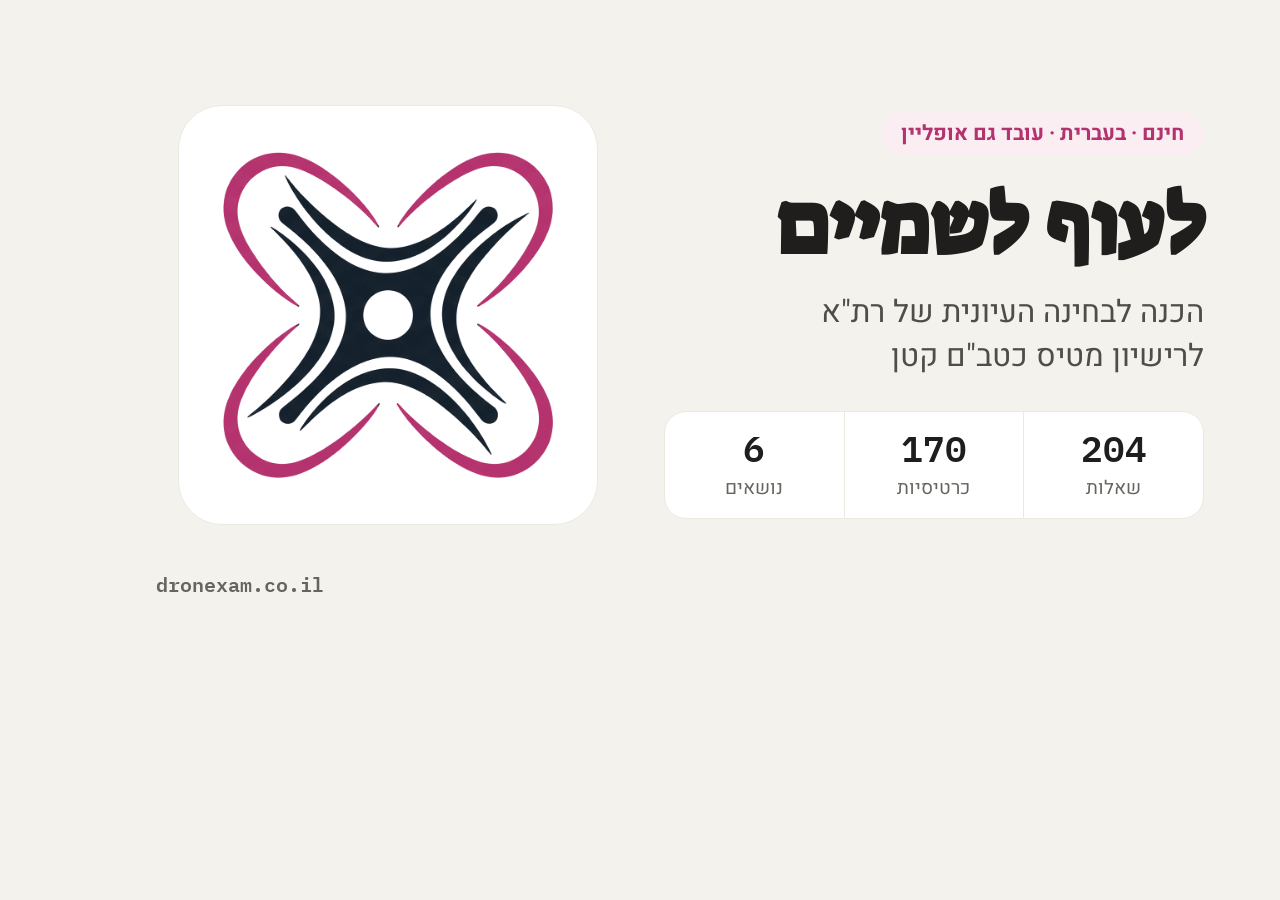
<file: tools/og-image/template.html>
<!DOCTYPE html>
<html lang="he" dir="rtl">
<head>
<meta charset="utf-8">
<!-- תבנית תמונת ה-OG (1200x630). מרונדרת ל-assets/og/cover.jpg על ידי render.py.
     הפלטה זהה לפלטת האתר, כדי שהתצוגה המקדימה תיראה כמו הדף שנפתח אחרי הקליק. -->
<style>
@font-face{font-family:'Heebo';font-weight:100 900;src:url(../../assets/fonts/heebo-300-hebrew.woff2) format('woff2');}
@font-face{font-family:'HeeboLatin';font-weight:100 900;src:url(../../assets/fonts/heebo-300-latin.woff2) format('woff2');}
@font-face{font-family:'Suez One';src:url(../../assets/fonts/suezone-400-hebrew.woff2) format('woff2');}
@font-face{font-family:'Suez One';src:url(../../assets/fonts/suezone-400-latin.woff2) format('woff2');unicode-range:U+0000-00FF;}
@font-face{font-family:'Plex';font-weight:600;src:url(../../assets/fonts/ibmplexmono-600-latin.woff2) format('woff2');}

:root{
  --paper:#F4F2EC; --surface:#FFFFFF; --ink:#1F1E1D; --ink-2:#4F4D48; --ink-3:#66645E;
  --hair:#DEDAD0; --hair-2:#ECE9E1; --magenta:#B4326D; --tint-mag:#FAEEF3;
}
*{margin:0;padding:0;box-sizing:border-box}
html,body{width:1200px;height:630px}
body{background:var(--paper);font-family:'Heebo','HeeboLatin',sans-serif;overflow:hidden;position:relative}

.stage{position:absolute;inset:0;display:flex;align-items:center;padding:0 76px;gap:44px}

.txt{width:540px;flex:none}
.pill{
  display:inline-block;font-weight:700;font-size:21px;color:var(--magenta);
  background:var(--tint-mag);border-radius:999px;padding:7px 20px;margin-bottom:24px;
}
h1{font-family:'Suez One',serif;font-size:86px;line-height:1.06;color:var(--ink);letter-spacing:-.01em}
.sub{font-size:31px;line-height:1.42;color:var(--ink-2);font-weight:400;margin-top:20px}

/* שורת המספרים, בכרטיס לבן כמו באתר. לעדכן כאן כשהתוכן גדל, ואז להריץ שוב את render.py */
.meta{
  margin-top:32px;display:flex;gap:0;direction:rtl;
  background:var(--surface);border:1.5px solid var(--hair-2);border-radius:22px;overflow:hidden;
}
.meta>div{flex:1;text-align:center;padding:18px 10px 16px}
.meta>div+div{border-inline-start:1.5px solid var(--hair-2)}
.meta .n{font-family:'Plex',monospace;font-weight:600;font-size:36px;color:var(--ink);line-height:1;direction:ltr}
.meta .l{font-size:19px;color:var(--ink-3);margin-top:8px}

.art{flex:1;display:flex;align-items:center;justify-content:center}
.art .tile{
  width:420px;height:420px;border-radius:44px;background:var(--surface);
  border:1.5px solid var(--hair-2);display:flex;align-items:center;justify-content:center;
}
.art img{width:330px;height:auto;display:block}

.url{
  position:absolute;bottom:30px;left:76px;font-family:'Plex',monospace;font-weight:600;
  font-size:20px;color:var(--ink-3);direction:ltr;
}
</style>
</head>
<body>



<div class="stage">
  <div class="txt">
    <div class="pill">חינם · בעברית · עובד גם אופליין</div>
    <h1>לעוף לשמיים</h1>
    <div class="sub">הכנה לבחינה העיונית של רת&quot;א<br>לרישיון מטיס כטב&quot;ם קטן</div>
    <div class="meta">
      <div><div class="n">204</div><div class="l">שאלות</div></div>
      <div><div class="n">170</div><div class="l">כרטיסיות</div></div>
      <div><div class="n">6</div><div class="l">נושאים</div></div>
    </div>
  </div>

  <div class="art"><div class="tile"><img src="logo-mark.png" alt=""></div></div>
</div>

<div class="url">dronexam.co.il</div>
</body>
</html>
</file>
<file: assets/css/style.css>
/* ================= פונטים מקומיים (עבודה אופליין) ================= */
/* Heebo הוא גופן משתנה (variable): קובץ אחד מכסה את כל המשקלים 100-900.
   לכן הצהרה אחת לכל טווח תווים, עם טווח משקלים, ולא הצהרה לכל משקל. */
/* Heebo · hebrew */
@font-face {
  font-family: 'Heebo';
  font-style: normal;
  font-weight: 100 900;
  font-display: swap;
  src: url(../fonts/heebo-300-hebrew.woff2) format('woff2');
  unicode-range: U+0307-0308, U+0590-05FF, U+200C-2010, U+20AA, U+25CC, U+FB1D-FB4F;
}
/* Heebo · latin-ext */
@font-face {
  font-family: 'Heebo';
  font-style: normal;
  font-weight: 100 900;
  font-display: swap;
  src: url(../fonts/heebo-300-latin-ext.woff2) format('woff2');
  unicode-range: U+0100-02BA, U+02BD-02C5, U+02C7-02CC, U+02CE-02D7, U+02DD-02FF, U+0304, U+0308, U+0329, U+1D00-1DBF, U+1E00-1E9F, U+1EF2-1EFF, U+2020, U+20A0-20AB, U+20AD-20C0, U+2113, U+2C60-2C7F, U+A720-A7FF;
}
/* Heebo · latin */
@font-face {
  font-family: 'Heebo';
  font-style: normal;
  font-weight: 100 900;
  font-display: swap;
  src: url(../fonts/heebo-300-latin.woff2) format('woff2');
  unicode-range: U+0000-00FF, U+0131, U+0152-0153, U+02BB-02BC, U+02C6, U+02DA, U+02DC, U+0304, U+0308, U+0329, U+2000-206F, U+20AC, U+2122, U+2191, U+2193, U+2212, U+2215, U+FEFF, U+FFFD;
}
/* IBM Plex Mono · 400 · latin-ext */
@font-face {
  font-family: 'IBM Plex Mono';
  font-style: normal;
  font-weight: 400;
  font-display: swap;
  src: url(../fonts/ibmplexmono-400-latin-ext.woff2) format('woff2');
  unicode-range: U+0100-02BA, U+02BD-02C5, U+02C7-02CC, U+02CE-02D7, U+02DD-02FF, U+0304, U+0308, U+0329, U+1D00-1DBF, U+1E00-1E9F, U+1EF2-1EFF, U+2020, U+20A0-20AB, U+20AD-20C0, U+2113, U+2C60-2C7F, U+A720-A7FF;
}
/* IBM Plex Mono · 400 · latin */
@font-face {
  font-family: 'IBM Plex Mono';
  font-style: normal;
  font-weight: 400;
  font-display: swap;
  src: url(../fonts/ibmplexmono-400-latin.woff2) format('woff2');
  unicode-range: U+0000-00FF, U+0131, U+0152-0153, U+02BB-02BC, U+02C6, U+02DA, U+02DC, U+0304, U+0308, U+0329, U+2000-206F, U+20AC, U+2122, U+2191, U+2193, U+2212, U+2215, U+FEFF, U+FFFD;
}
/* IBM Plex Mono · 600 · latin-ext */
@font-face {
  font-family: 'IBM Plex Mono';
  font-style: normal;
  font-weight: 600;
  font-display: swap;
  src: url(../fonts/ibmplexmono-600-latin-ext.woff2) format('woff2');
  unicode-range: U+0100-02BA, U+02BD-02C5, U+02C7-02CC, U+02CE-02D7, U+02DD-02FF, U+0304, U+0308, U+0329, U+1D00-1DBF, U+1E00-1E9F, U+1EF2-1EFF, U+2020, U+20A0-20AB, U+20AD-20C0, U+2113, U+2C60-2C7F, U+A720-A7FF;
}
/* IBM Plex Mono · 600 · latin */
@font-face {
  font-family: 'IBM Plex Mono';
  font-style: normal;
  font-weight: 600;
  font-display: swap;
  src: url(../fonts/ibmplexmono-600-latin.woff2) format('woff2');
  unicode-range: U+0000-00FF, U+0131, U+0152-0153, U+02BB-02BC, U+02C6, U+02DA, U+02DC, U+0304, U+0308, U+0329, U+2000-206F, U+20AC, U+2122, U+2191, U+2193, U+2212, U+2215, U+FEFF, U+FFFD;
}
/* Suez One · 400 · hebrew */
@font-face {
  font-family: 'Suez One';
  font-style: normal;
  font-weight: 400;
  font-display: swap;
  src: url(../fonts/suezone-400-hebrew.woff2) format('woff2');
  unicode-range: U+0307-0308, U+0590-05FF, U+200C-2010, U+20AA, U+25CC, U+FB1D-FB4F;
}
/* Suez One · 400 · latin-ext */
@font-face {
  font-family: 'Suez One';
  font-style: normal;
  font-weight: 400;
  font-display: swap;
  src: url(../fonts/suezone-400-latin-ext.woff2) format('woff2');
  unicode-range: U+0100-02BA, U+02BD-02C5, U+02C7-02CC, U+02CE-02D7, U+02DD-02FF, U+0304, U+0308, U+0329, U+1D00-1DBF, U+1E00-1E9F, U+1EF2-1EFF, U+2020, U+20A0-20AB, U+20AD-20C0, U+2113, U+2C60-2C7F, U+A720-A7FF;
}
/* Suez One · 400 · latin */
@font-face {
  font-family: 'Suez One';
  font-style: normal;
  font-weight: 400;
  font-display: swap;
  src: url(../fonts/suezone-400-latin.woff2) format('woff2');
  unicode-range: U+0000-00FF, U+0131, U+0152-0153, U+02BB-02BC, U+02C6, U+02DA, U+02DC, U+0304, U+0308, U+0329, U+2000-206F, U+20AC, U+2122, U+2191, U+2193, U+2212, U+2215, U+FEFF, U+FFFD;
}


/* ================= עיצוב האפליקציה =================
   שפת העיצוב (מגרסה 3): רקע נייר חם, משטחים לבנים עם פינות מעוגלות,
   קווים רכים וכמעט בלי צללים. המג'נטה נשארת צבע הזהות. אותה מערכת
   משתנים מזינה מצב בהיר, מצב כהה ואת מצבי הנגישות (a11y.css), ולכן
   שום צבע ברכיב לא נכתב ישירות: רק דרך משתנה. */
:root{
  --paper:#F4F2EC;
  --surface:#FFFFFF;
  --surface-2:#F8F6F1;
  --ink:#1F1E1D;
  --ink-2:#4F4D48;
  --ink-3:#66645E;   /* 5.2:1 מול --paper. טקסט משני קטן חייב 4.5:1 (WCAG 1.4.3) */
  --magenta:#B4326D;
  --blue:#22608F;
  --amber:#96581A;
  --green:#2C6B4E;
  --red:#A32B2B;
  --hair:#DEDAD0;
  --hair-2:#ECE9E1;
  --on-accent:#FFFFFF;
  /* רקעים עדינים להודעות, להסברים ולסימון תשובות */
  --tint-mag:#FAEEF3;  --on-tint-mag:#6B2242;
  --tint-amber:#FAF3E8; --on-tint-amber:#5C4520;
  --tint-blue:#EEF3F8; --on-tint-blue:#1E3A4F;
  --tint-green:#EAF4EE;
  --tint-red:#F9EDED; --on-tint-red:#5C2020;
  /* צבעי הנושאים. subjects.js מחזיק את הגוון הבהיר; כאן הוא עובר
     לגוון בהיר יותר במצב כהה, כדי שכותרות בצבע הנושא יישארו קריאות. */
  --s-LAW:#B4326D; --s-CALC:#22608F; --s-OPS:#8A2E2E;
  --s-TECH:#96581A; --s-MET:#2C6B4E; --s-ENG:#4A3B8C;
  --r:14px;
  --r-sm:10px;
  --shadow:none;
  --tap:rgba(31,30,29,.05);
  color-scheme:light;
}
/* מצב כהה. data-theme נקבע בסקריפט המוקדם שב-<head> (לפי בחירת המשתמש
   או לפי הגדרת המערכת). בלי JS, שאילתת המדיה למטה עושה את אותו הדבר.
   הסלקטורים ברמת ספציפיות של html.a11y-*, ו-a11y.css נטען אחרי הקובץ
   הזה: לכן כשמצב נגישות דלוק, הוא גובר על המצב הכהה. */
html[data-theme="dark"]{
  --paper:#1C1B19;
  --surface:#252422;
  --surface-2:#2D2B28;
  --ink:#F3F1EC;
  --ink-2:#CFCBC2;
  --ink-3:#A9A59C;
  --magenta:#F07CAE;
  --blue:#86BCE8;
  --amber:#E5AE6B;
  --green:#7FCBA3;
  --red:#F29494;
  --hair:#3A3833;
  --hair-2:#302E2A;
  --on-accent:#1C1016;
  --tint-mag:#35212A;  --on-tint-mag:#F6D5E3;
  --tint-amber:#33291C; --on-tint-amber:#F0DDC2;
  --tint-blue:#1E2A35; --on-tint-blue:#D5E6F4;
  --tint-green:#1C2E25;
  --tint-red:#3A2020; --on-tint-red:#F6D6D6;
  --s-LAW:#F07CAE; --s-CALC:#86BCE8; --s-OPS:#EE9A9A;
  --s-TECH:#E5AE6B; --s-MET:#7FCBA3; --s-ENG:#B6A8F0;
  --tap:rgba(255,255,255,.06);
  color-scheme:dark;
}
@media (prefers-color-scheme:dark){
  html:not([data-theme]){
    --paper:#1C1B19;--surface:#252422;--surface-2:#2D2B28;
    --ink:#F3F1EC;--ink-2:#CFCBC2;--ink-3:#A9A59C;
    --magenta:#F07CAE;--blue:#86BCE8;--amber:#E5AE6B;--green:#7FCBA3;--red:#F29494;
    --hair:#3A3833;--hair-2:#302E2A;--on-accent:#1C1016;
    --tint-mag:#35212A;--on-tint-mag:#F6D5E3;--tint-amber:#33291C;--on-tint-amber:#F0DDC2;
    --tint-blue:#1E2A35;--on-tint-blue:#D5E6F4;--tint-green:#1C2E25;--tint-red:#3A2020;--on-tint-red:#F6D6D6;
    --s-LAW:#F07CAE;--s-CALC:#86BCE8;--s-OPS:#EE9A9A;--s-TECH:#E5AE6B;--s-MET:#7FCBA3;--s-ENG:#B6A8F0;
    --tap:rgba(255,255,255,.06);color-scheme:dark;
  }
}

*{box-sizing:border-box;-webkit-tap-highlight-color:transparent}
html,body{margin:0;padding:0}

/* ---- גודל טקסט (3 מדרגות) ----
   כל מידות הטקסט בגיליון נמדדות ב-rem, ולכן שינוי גודל הבסיס כאן מגדיל
   את כל האפליקציה בבת אחת. 's' הוא הגודל המקורי. דפי הנושא הסטטיים
   חולקים את הגיליון הזה, ובלי data-fs הם נשארים על 16px. */
html{font-size:16px;-webkit-text-size-adjust:100%;text-size-adjust:100%}
html[data-fs="m"]{font-size:18px}
html[data-fs="l"]{font-size:20px}
body{
  background:var(--paper);
  color:var(--ink);
  font-family:'Heebo',system-ui,sans-serif;
  font-size:1rem;line-height:1.6;
  padding-bottom:4.5rem;
  padding-bottom:calc(4.5rem + env(safe-area-inset-bottom));
  -webkit-font-smoothing:antialiased;
}
h1,h2,h3{font-family:'Heebo',system-ui,sans-serif;font-weight:700;line-height:1.3;margin:0;letter-spacing:-.01em}
.mono{font-family:'IBM Plex Mono',monospace;font-variant-numeric:tabular-nums;direction:ltr;unicode-bidi:isolate}
button{font-family:inherit;font-size:inherit;color:inherit;cursor:pointer}
:focus-visible{outline:2px solid var(--magenta);outline-offset:2px}
/* כותרת שמקבלת מיקוד מהקוד (במעבר בין תצוגות) אינה פקד. קורא המסך
   מקריא אותה, ואין סיבה לצייר סביבה מסגרת שנראית כמו באג. */
[tabindex="-1"]:focus{outline:none}
@media (prefers-reduced-motion:reduce){*{animation:none!important;transition:none!important}}

/* ---- shell ---- */
.wrap{max-width:760px;margin:0 auto;padding:0 16px}
header.band{
  position:sticky;top:0;z-index:40;
  background:var(--paper);color:var(--ink);
  border-bottom:1px solid var(--hair);
  padding:10px 0;padding-top:calc(10px + env(safe-area-inset-top));
}
.band .wrap{display:flex;align-items:center;gap:10px}
.brand{display:flex;align-items:center;gap:10px;min-width:0;flex:1 1 auto;color:inherit;text-decoration:none}
.brand-mark{width:34px;height:34px;flex:0 0 auto;border-radius:9px;display:block}
.band-txt{display:flex;flex-direction:column;min-width:0}
.band .ttl{font-family:'Suez One',Georgia,serif;font-weight:400;font-size:1.125rem;line-height:1.25;margin:0;color:var(--ink);text-decoration:none}
.band .cs{font-size:.75rem;line-height:1.35;color:var(--ink-3);white-space:nowrap;overflow:hidden;text-overflow:ellipsis}
.band-tools{display:flex;align-items:center;gap:6px;flex:0 0 auto;margin-inline-start:auto}

/* ---- סרגל גודל טקסט ----
   מידות קבועות ב-px בכוונה: הסרגל לא משנה גודל יחד עם התוכן,
   כדי שיישאר עוגן יציב בכל שלוש המדרגות. */
.fs-bar{
  display:flex;align-items:stretch;gap:2px;padding:2px;
  background:var(--surface-2);border:1px solid var(--hair);border-radius:10px;
}
.fs-bar button{
  background:none;border:none;padding:0 6px;min-width:28px;min-height:30px;border-radius:8px;
  display:flex;align-items:center;justify-content:center;
  font-family:'Heebo',system-ui,sans-serif;font-weight:700;line-height:1;
  color:var(--ink-3);
}
/* שלושת אלה נשארים ב-px בכוונה: אחרת ה"א" הקטנה גדלה גם היא ואי אפשר להשוות. */
.fs-bar button[data-fs="s"]{font-size:11px} /* a11y-allow-px */
.fs-bar button[data-fs="m"]{font-size:14px} /* a11y-allow-px */
.fs-bar button[data-fs="l"]{font-size:17px} /* a11y-allow-px */
.fs-bar button[aria-pressed="true"]{background:var(--surface);color:var(--ink);box-shadow:0 0 0 1px var(--hair)}
.fs-bar button:active{background:var(--tap)}

/* כפתור ערכת הצבעים (בהיר / כהה) */
.icon-btn{
  width:36px;height:36px;flex:0 0 auto;border-radius:10px;
  display:grid;place-items:center;padding:0;
  background:var(--surface-2);border:1px solid var(--hair);color:var(--ink-2);
}
.icon-btn:active{background:var(--tap)}
.icon-btn svg{width:18px;height:18px;fill:none;stroke:currentColor;stroke-width:1.8;stroke-linecap:round;stroke-linejoin:round}
.icon-btn .i-sun{display:none}
html[data-theme="dark"] .icon-btn .i-sun{display:block}
html[data-theme="dark"] .icon-btn .i-moon{display:none}

.view{display:none;padding-top:18px}
.view.on{display:block}

/* כותרת מדור קטנה (לפני כרטיס או רשימה) */
.eyebrow{
  font-family:'Heebo',system-ui,sans-serif;font-size:.8125rem;font-weight:600;
  color:var(--ink-3);margin:0 4px 8px;line-height:1.5;letter-spacing:0;
}

/* ---- נגישות + זחלנים ---- */
.sr-only{
  position:absolute;width:1px;height:1px;padding:0;margin:-1px;
  overflow:hidden;clip:rect(0,0,0,0);white-space:nowrap;border:0;
}
.skip{
  position:absolute;right:-9999px;top:0;z-index:50;
  background:var(--ink);color:var(--paper);border-radius:var(--r-sm);
  padding:9px 14px;font-size:.8125rem;text-decoration:none;
}
.skip:focus{right:8px;top:8px}
/* רשימת הנושאים הסטטית שב-#subjects — נראית רק אם JS לא רץ. */
.seo-list{
  margin:0;padding:12px 16px;list-style:none;
  font-size:.8125rem;color:var(--ink-2);line-height:1.75;
}
.seo-list b{color:var(--ink);font-weight:600}

/* ---- מד הכשירות (המחוג) ---- */
.gauge-row{
  display:flex;gap:18px;align-items:center;margin-bottom:22px;
  background:var(--surface);border:1px solid var(--hair-2);border-radius:var(--r);
  padding:16px;
}
.gauge{flex:0 0 8.25rem;width:8.25rem;height:8.25rem;position:relative}
.gauge svg{display:block;width:100%;height:100%}
/* הקריאה יושבת בפתח התחתון של השעון: המחוג נע על 240 מעלות בלבד, והרבע
   התחתון (120 מעלות סביב "שש") נשאר תמיד פנוי. כך המחוג לא עובר אף פעם
   מעל המספר. */
.gauge .rdg{
  position:absolute;inset:0;display:flex;flex-direction:column;
  align-items:center;justify-content:flex-end;padding-bottom:6%;pointer-events:none;
}
.gauge .rdg b{font-family:'IBM Plex Mono',monospace;font-size:1.25rem;font-weight:600;letter-spacing:-.02em;line-height:1}
.gauge .rdg b{direction:ltr;unicode-bidi:isolate}
.gauge .rdg b small{font-size:.6em;font-weight:600;margin-inline-start:1px}
.gauge .rdg span{font-size:.625rem;font-weight:500;color:var(--ink-3);margin-top:2px}
/* המחוג מצויר ב-SVG; הצבעים שלו מגיעים מהמשתנים דרך המחלקות האלה */
.gauge .g-face{fill:var(--surface-2);stroke:var(--ink)}
.gauge .g-ring{stroke:var(--hair)}
.gauge .g-maj{stroke:var(--ink)}
.gauge .g-min{stroke:var(--ink-3)}
.gauge .g-needle{stroke:var(--magenta)}
.gauge .g-hub{fill:var(--ink)}
.gauge .g-bug{stroke:var(--red)}
.gauge .g-arc.lo{stroke:var(--magenta)}
.gauge .g-arc.mid{stroke:var(--blue)}
.gauge .g-arc.hi{stroke:var(--green)}
.gauge-txt{min-width:0}
.gauge-txt h2{font-size:1.1875rem;margin-bottom:4px}
.gauge-txt p{margin:0;font-size:.84375rem;color:var(--ink-2);line-height:1.55}
@media(max-width:430px){
  .band .cs{font-size:.6875rem}
  .gauge-row{gap:14px;padding:14px}
  .gauge{flex-basis:6.75rem;width:6.75rem;height:6.75rem}
  .gauge .rdg b{font-size:1.0625rem}
  .gauge-txt h2{font-size:1.0625rem}
  .gauge-txt p{font-size:.78125rem}
}
@media(max-width:360px){
  .brand-mark{display:none}
}

/* ---- פסי הנושאים (רשימה מקובצת בכרטיס אחד) ---- */
#subjects{
  background:var(--surface);border:1px solid var(--hair-2);border-radius:var(--r);
  overflow:hidden;
}
.strip{
  display:block;width:100%;text-align:right;background:none;
  border:none;border-bottom:1px solid var(--hair-2);border-radius:0;
  padding:13px 16px;margin:0;
}
.strip:last-child{border-bottom:none}
.strip:active{background:var(--tap)}
.strip .top{display:flex;justify-content:space-between;align-items:baseline;gap:10px}
.strip .nm{font-weight:600;font-size:.9375rem}
.strip .pc{font-family:'IBM Plex Mono',monospace;font-size:.78125rem;color:var(--ink-2);font-weight:600}
.strip .bar{height:4px;background:var(--hair-2);margin-top:9px;border-radius:999px;overflow:hidden}
.strip .bar i{display:block;height:100%;background:var(--blue);border-radius:999px;transition:width .5s ease}
.strip .sub{font-size:.75rem;color:var(--ink-3);margin-top:6px}

/* ---- כרטיס כללי ---- */
.card{
  background:var(--surface);border:1px solid var(--hair-2);border-radius:var(--r);
  padding:16px;margin-bottom:12px;
}
.card h3{font-size:1rem;margin-bottom:8px}

/* ---- הודעה ---- */
.notice{
  border-inline-start:3px solid var(--amber);background:var(--tint-amber);
  padding:12px 14px;border-radius:var(--r-sm);font-size:.8125rem;color:var(--on-tint-amber);margin:12px 0;
}
.notice.mag{border-color:var(--magenta);background:var(--tint-mag);color:var(--on-tint-mag)}
.notice b{font-weight:700}

/* ---- כפתורים ---- */
.btn{
  display:inline-block;background:var(--ink);color:var(--paper);border:none;
  border-radius:var(--r-sm);padding:12px 20px;font-weight:600;font-size:.9375rem;
  text-decoration:none;
}
.btn.alt{background:var(--surface);color:var(--ink);border:1px solid var(--hair);padding:11px 19px}
.btn.mag{background:var(--magenta);color:var(--on-accent)}
.btn:active{opacity:.8}
.btn:disabled{opacity:.4}
.btn-row{display:flex;gap:9px;flex-wrap:wrap;margin-top:14px}
.btn-row .btn{flex:1 1 auto;text-align:center}

/* ---- שאלה ---- */
.qmeta{display:flex;justify-content:space-between;align-items:center;gap:8px;margin-bottom:12px;
  font-size:.75rem;color:var(--ink-3)}
.qmeta .mono{font-size:.75rem}
.qtag{background:var(--surface);border:1px solid var(--hair);padding:3px 10px;border-radius:999px;color:var(--ink-2);font-weight:500}
.qbest{color:var(--magenta);font-weight:700}
.qtext{font-size:1.0625rem;font-weight:600;line-height:1.55;margin-bottom:15px}
.opt{
  display:block;width:100%;text-align:right;background:var(--surface);
  border:1px solid var(--hair);border-radius:var(--r-sm);padding:13px 14px;
  margin-bottom:8px;font-size:.9375rem;line-height:1.5;position:relative;
  transition:border-color .12s, background .12s;
}
.opt:active{background:var(--surface-2)}
.opt .lt{font-family:'IBM Plex Mono',monospace;font-weight:600;color:var(--ink-3);margin-inline-end:8px}
/* הסימון אינו נשען על צבע בלבד (WCAG 1.4.1): לצד הצבע יש גם סמל
   בקצה השורה, שנקרא גם בעיוורון צבעים ובהדפסה בשחור-לבן. */
.opt.correct{border-color:var(--green);box-shadow:inset 0 0 0 1px var(--green);background:var(--tint-green)}
.opt.correct .lt{color:var(--green)}
.opt.wrong{border-color:var(--red);box-shadow:inset 0 0 0 1px var(--red);background:var(--tint-red)}
.opt.wrong .lt{color:var(--red)}
.opt.correct::after,.opt.wrong::after{
  position:absolute;inset-inline-end:12px;top:50%;transform:translateY(-50%);
  font-family:'IBM Plex Mono',monospace;font-size:1rem;font-weight:600;line-height:1;
}
.opt.correct::after{content:'\2713';color:var(--green)}
.opt.wrong::after{content:'\2717';color:var(--red)}
.opt.correct,.opt.wrong{padding-inline-end:34px}
.opt[disabled]{cursor:default;color:var(--ink)}
.expl{
  border-inline-start:3px solid var(--blue);background:var(--tint-blue);padding:12px 14px;
  border-radius:var(--r-sm);margin-top:12px;font-size:.875rem;line-height:1.65;color:var(--on-tint-blue);
}
.expl .hd{font-weight:700;display:block;margin-bottom:4px;font-size:.8125rem}
.expl.bad{border-color:var(--red);background:var(--tint-red);color:var(--on-tint-red)}
.src{font-size:.71875rem;color:inherit;opacity:.85;margin-top:9px;line-height:1.5}

/* ---- סיכום ---- */
.topic{padding:2px 0}
.topic h3{font-size:1rem;color:var(--magenta);margin-bottom:8px}
.topic ul{margin:0;padding-inline-start:18px}
.topic li{font-size:.90625rem;line-height:1.7;margin-bottom:6px}
.topic li:last-child{margin-bottom:0}
.topic li b{font-weight:700}
.kv{font-family:'IBM Plex Mono',monospace;background:var(--surface-2);
  padding:1px 6px;border-radius:6px;font-size:.78125rem;border:1px solid var(--hair-2)}

/* ---- תוצאה ---- */
.score{text-align:center;padding:22px 0 6px}
.score .big{font-family:'IBM Plex Mono',monospace;font-size:3.25rem;font-weight:600;line-height:1}
.score .lbl{font-size:.8125rem;color:var(--ink-3);margin-top:8px}
.score.pass .big{color:var(--green)}
.score.fail .big{color:var(--red)}
.brk{border-top:1px solid var(--hair-2);margin-top:16px;padding-top:6px}
.brk-row{display:flex;justify-content:space-between;padding:9px 0;font-size:.875rem;
  border-bottom:1px solid var(--hair-2)}
.brk-row:last-child{border-bottom:none}
.brk-row span:last-child{font-family:'IBM Plex Mono',monospace;font-weight:600}

/* ---- ניווט תחתון ---- */
/* ממוקד למחלקה ולא לתגית nav, כדי שרכיבי nav אחרים (פירורי לחם, תוכן
   עניינים) לא ייתפסו. */
nav.tabbar{
  position:fixed;bottom:0;inset-inline:0;background:var(--paper);
  border-top:1px solid var(--hair);display:flex;z-index:50;
  padding-bottom:env(safe-area-inset-bottom);
}
nav.tabbar button{
  flex:1;background:none;border:none;padding:8px 2px 9px;
  display:flex;flex-direction:column;align-items:center;gap:3px;position:relative;
  font-size:.6875rem;color:var(--ink-3);font-weight:500;
}
nav.tabbar button.on{color:var(--magenta);font-weight:700}
nav.tabbar button svg{width:22px;height:22px;stroke:currentColor;fill:none;stroke-width:1.7;
  stroke-linecap:round;stroke-linejoin:round}
nav.tabbar button:active{background:var(--tap)}
nav.tabbar .badge{
  position:absolute;top:4px;transform:translateX(13px);
  background:var(--magenta);color:var(--on-accent);font-family:'IBM Plex Mono',monospace;
  font-size:.5625rem;font-weight:600;min-width:16px;height:16px;border-radius:8px;
  display:flex;align-items:center;justify-content:center;padding:0 4px;
}
@media(min-width:760px){
  nav.tabbar{justify-content:center}
  nav.tabbar button{flex:0 1 130px}
}

/* ---- כרטיסיות ---- */
.subj-pick{display:grid;grid-template-columns:repeat(3,1fr);gap:6px;margin-bottom:14px}
.subj-pick button{
  background:var(--surface);border:1px solid var(--hair);border-radius:var(--r-sm);
  padding:9px 4px 8px;font-size:.75rem;font-weight:600;line-height:1.25;color:var(--ink-2);
  min-height:44px;position:relative;overflow:hidden;
}
.subj-pick button::before{
  content:'';position:absolute;inset-inline:0;top:0;height:3px;background:var(--sc,var(--hair));
}
.subj-pick button.on{background:var(--sc);color:var(--on-accent);border-color:var(--sc)}

.deckbar{display:flex;justify-content:space-between;align-items:center;margin-bottom:11px;
  font-size:.75rem;color:var(--ink-3)}
.deckbar .prog{flex:1;height:4px;background:var(--hair-2);margin:0 12px;border-radius:999px;overflow:hidden}
.deckbar .prog i{display:block;height:100%;background:var(--sc);transition:width .35s ease}

.deck{perspective:1400px;margin-bottom:14px}
.fcard{
  width:100%;height:clamp(18.75rem,50vh,23.75rem);position:relative;
  background:none;border:none;padding:0;display:block;
}
.fc-in{position:relative;width:100%;height:100%;transform-style:preserve-3d;
  transition:transform .55s cubic-bezier(.36,.12,.2,1)}
.fcard.flip .fc-in{transform:rotateY(180deg)}
.fc-f{
  position:absolute;inset:0;backface-visibility:hidden;-webkit-backface-visibility:hidden;
  background:var(--surface);border:1px solid var(--hair);border-radius:18px;
  border-top:4px solid var(--sc);
  display:flex;flex-direction:column;padding:20px 22px;overflow:hidden;text-align:center;
}
.fc-b{transform:rotateY(180deg);background:var(--surface-2);text-align:right}
.fc-top{font-size:.75rem;font-weight:600;
  color:var(--sc);flex:0 0 auto;text-align:right}
.fc-mid{flex:1;display:flex;align-items:center;justify-content:center;overflow-y:auto;padding:8px 0}
.fc-term{font-family:'Suez One',serif;font-size:clamp(1.625rem,7vw,2.375rem);line-height:1.2;color:var(--ink)}
.fc-def{font-size:clamp(.875rem,3.7vw,1rem);line-height:1.65;color:var(--ink);text-align:right;width:100%}
.fc-def b{font-weight:700;color:var(--sc)}
.fc-hint{flex:0 0 auto;font-size:.75rem;color:var(--ink-3)}
.fc-ref{flex:0 0 auto;font-size:.71875rem;color:var(--ink-3);text-align:right}
.fc-b .fc-top{opacity:.8}

.fc-nav{display:flex;gap:8px}
.fc-nav button{flex:1;border-radius:var(--r-sm);padding:13px 8px;font-weight:600;font-size:.875rem;border:1px solid}
.fc-again{background:var(--surface);border-color:var(--amber);color:var(--amber)}
.fc-got{background:var(--sc);border-color:var(--sc);color:var(--on-accent)}
.fc-skip{background:var(--surface);border-color:var(--hair);color:var(--ink-3);flex:0 0 auto;padding:13px 16px}

.fc-browse{display:flex;align-items:center;justify-content:space-between;gap:8px;margin-bottom:12px}
.fc-page{background:var(--surface);border:1px solid var(--hair);border-radius:var(--r-sm);
  padding:9px 16px;font-size:.8125rem;font-weight:600;color:var(--ink-2)}
.fc-page:disabled{opacity:.4;cursor:default}
.fc-count{font-family:'IBM Plex Mono',monospace;font-size:.75rem;color:var(--ink-3);letter-spacing:.04em}

.empty{text-align:center;padding:44px 20px;color:var(--ink-3)}
.empty p{font-size:.875rem;margin:8px 0 0}
.tiny{font-size:.75rem;color:var(--ink-3);line-height:1.6}
hr.rule{border:none;border-top:1px solid var(--hair);margin:22px 0}

/* ---- כותרת תחתונה ---- */
.site-foot{
  border-top:1px solid var(--hair);
  margin-top:32px;padding:20px 0 12px;
}
.site-foot .wrap{max-width:760px}
.site-foot p{
  font-size:.75rem;line-height:1.7;color:var(--ink-3);
  margin:0 0 9px;
}
.site-foot p:last-child{margin-bottom:0}
.site-foot a{color:var(--ink-2);text-decoration:underline;text-underline-offset:2px}
.site-foot .tlh{
  font-family:'IBM Plex Mono',monospace;font-size:.6875rem;letter-spacing:.14em;
  color:var(--ink-3);margin-top:12px;
}

/* ---- קישור מהסיכום אל דף הנושא הסטטי ---- */
.doc-link{margin:14px 0 2px;font-size:.875rem}
.doc-link a{color:var(--ink-2);text-decoration:underline;text-underline-offset:3px}
.site-foot .foot-links a{color:var(--ink-2)}

/* ---- כותרת תחתונה מקופלת (דף הבית) ----
   דפי הנושא כשבבים, הטקסט הארוך בתוך <details>, ושורת המסמכים בסוף. */
.foot-topics{display:flex;flex-wrap:wrap;gap:6px;margin-bottom:12px}
.foot-topics a{
  font-size:.75rem;font-weight:500;color:var(--ink-2);text-decoration:none;
  background:var(--surface);border:1px solid var(--hair);border-radius:999px;padding:4px 11px;
}
.foot-topics a:active{background:var(--tap)}
.foot-more{margin-bottom:10px}
.foot-more summary{
  cursor:pointer;list-style:none;display:inline-flex;align-items:center;gap:6px;
  font-size:.75rem;font-weight:600;color:var(--ink-2);padding:4px 0;
}
.foot-more summary::-webkit-details-marker{display:none}
.foot-more summary::after{
  content:'';width:6px;height:6px;border:solid currentColor;border-width:0 1.5px 1.5px 0;
  transform:translateY(-2px) rotate(45deg);transition:transform .2s;
}
.foot-more[open] summary::after{transform:translateY(1px) rotate(-135deg)}
.foot-more[open] summary{margin-bottom:6px}
.site-foot .foot-legal{display:flex;flex-wrap:wrap;align-items:baseline;gap:6px}
.site-foot .foot-legal .tlh{margin:0}
@media print{.foot-more > *{display:block}}
/* כפתור הנגישות הצף יושב בפינה התחתונה; מרווח כדי שלא יכסה את שורת המסמכים */
.site-foot{padding-bottom:68px}

/* ---- האתרים הנוספים ----
   אזור גלילה רגיל (אפשר להחליק באצבע), ש-sister.js מזיז לאט כשלא נוגעים
   בו. ברשימה שני עותקים כדי שהתנועה תהיה רציפה. במצב "בלי תנועה" ההעתק
   מוסתר והפס נשאר לגלילה ביד. קישורים בלבד: שום דבר לא נטען מהאתרים האלה. */
.sister{display:flex;align-items:center;gap:8px;margin-top:12px;min-width:0}
.sister-lbl{flex:none;font-size:.6875rem;color:var(--ink-3);white-space:nowrap}
.sister-view{
  flex:1;min-width:0;overflow-x:auto;overflow-y:hidden;
  -webkit-overflow-scrolling:touch;scrollbar-width:none;overscroll-behavior-x:contain;
  -webkit-mask-image:linear-gradient(to right,transparent 0,#000 20px,#000 calc(100% - 20px),transparent 100%);
  mask-image:linear-gradient(to right,transparent 0,#000 20px,#000 calc(100% - 20px),transparent 100%);
}
.sister-view::-webkit-scrollbar{display:none}
.sister-track{display:flex;width:max-content}
.sister-set{display:flex;gap:6px;padding-inline-end:6px}
.site-foot .sister a{
  flex:none;white-space:nowrap;font-size:.6875rem;color:var(--ink-3);text-decoration:none;
  border:1px solid var(--hair);border-radius:999px;padding:3px 10px;
}
.site-foot .sister a:hover{color:var(--ink);border-color:var(--ink-3)}
/* ההזמנה לקבוצת הווטסאפ מודגשת בצבע ההדגשה, כמו בשאר האתרים */
.site-foot .sister a.sister-invite{color:var(--blue);border-color:var(--blue)}
@media (prefers-reduced-motion:reduce){.sister-clone{display:none}}
html.a11y-still .sister-clone{display:none}
@media print{.sister{display:none}}
</file>
<file: assets/css/a11y.css>
/* ================= נגישות ופרטיות =================
   נטען בכל דפי האתר, אחרי style.css ולפני page.css.
   מכיל שלושה דברים נפרדים:
     1. מצבי התצוגה של תפריט הנגישות (מחלקות על <html>)
     2. העיצוב של כפתור הנגישות והתפריט עצמו
     3. העיצוב של הודעת הפרטיות שמופיעה בכניסה הראשונה

   העיקרון: כל מצב תצוגה מיושם על ידי דריסת משתני הצבע של :root
   ולא על ידי filter על <html> — filter על אלמנט השורש הופך אותו
   ל-containing block, וסרגל הניווט הקבוע (position:fixed) היה
   מפסיק להיצמד לתחתית המסך ומתחיל לגלול עם הדף. */

/* ---------------------------------------------------------------
   1. מצבי תצוגה
   --------------------------------------------------------------- */

/* ---- ניגודיות גבוהה ----
   שחור על לבן, גבולות מלאים, וגוונים כהים לצבעי ההדגשה.
   כל היחסים כאן עוברים 7:1 (AAA) מול הרקע שלהם. */
html.a11y-contrast{
  --paper:#FFFFFF;
  --surface:#FFFFFF;
  --surface-2:#F0F0F0;
  --ink:#000000;
  --ink-2:#000000;
  --ink-3:#1C1C1C;
  --magenta:#7A0037;
  --blue:#00375F;
  --amber:#5A3300;
  --green:#00432A;
  --red:#7A0000;
  --hair:#000000;
  --hair-2:#3A3A3A;
  --shadow:none;
  --on-accent:#FFFFFF;
  --tint-mag:#FFFFFF;--on-tint-mag:#000000;--tint-amber:#FFFFFF;--on-tint-amber:#000000;
  --tint-blue:#FFFFFF;--on-tint-blue:#000000;--tint-green:#FFFFFF;--tint-red:#FFFFFF;--on-tint-red:#000000;
  --s-LAW:#7A0037;--s-CALC:#00375F;--s-OPS:#6A1010;--s-TECH:#5A3300;--s-MET:#00432A;--s-ENG:#2E1F6E;
  color-scheme:light;
}
html.a11y-contrast .card,
html.a11y-contrast .strip,
html.a11y-contrast .opt,
html.a11y-contrast .cta,
html.a11y-contrast .toc{border-width:2px}
html.a11y-contrast .expl,
html.a11y-contrast .notice{background:#FFFFFF;color:#000000}
html.a11y-contrast .opt.correct{background:#FFFFFF}
html.a11y-contrast .opt.wrong{background:#FFFFFF}

/* ---- ניגודיות הפוכה (רקע כהה) ----
   ה-header הופך אוטומטית ללבן-על-שחור, כי הוא בנוי על
   background:var(--ink) עם color:var(--surface) — והשניים מתחלפים. */
html.a11y-invert{
  --paper:#000000;
  --surface:#101010;
  --surface-2:#1C1C1C;
  --ink:#FFFFFF;
  --ink-2:#EDEDED;
  --ink-3:#C4C4C4;
  --magenta:#FF9CC4;
  --blue:#8FC6F2;
  --amber:#F2C078;
  --green:#7EDCAC;
  --red:#FF9A9A;
  --hair:#555555;
  --hair-2:#3A3A3A;
  --shadow:none;
  --on-accent:#000000;
  --tint-mag:#1C0E14;--on-tint-mag:#FFE3EE;--tint-amber:#1C1710;--on-tint-amber:#EDE0CC;
  --tint-blue:#12202B;--on-tint-blue:#DCE8F2;--tint-green:#0E2018;--tint-red:#241010;--on-tint-red:#F4DADA;
  --s-LAW:#FF9CC4;--s-CALC:#8FC6F2;--s-OPS:#FF9A9A;--s-TECH:#F2C078;--s-MET:#7EDCAC;--s-ENG:#C4B8FF;
  color-scheme:dark;
}
html.a11y-invert body{background:#000}
html.a11y-invert .expl{background:#12202B;color:#DCE8F2}
html.a11y-invert .expl.bad{background:#2A1414;color:#F4DADA}
html.a11y-invert .notice{background:#1C1710;color:#EDE0CC}
html.a11y-invert .notice a{color:#F2C078}
html.a11y-invert .opt.correct{background:#0E2018}
html.a11y-invert .opt.wrong{background:#241010}

/* ---- גווני אפור ----
   דריסת משתנים ולא filter, מאותה סיבה שתוארה למעלה.
   ה-filter על img/svg בלבד בטוח — הם אינם מכילים אלמנטים קבועים. */
html.a11y-mono{
  --magenta:#3D3D3D;
  --blue:#4A4A4A;
  --amber:#5C5C5C;
  --green:#454545;
  --red:#333333;
  --s-LAW:#3D3D3D;--s-CALC:#4A4A4A;--s-OPS:#333333;--s-TECH:#5C5C5C;--s-MET:#454545;--s-ENG:#3A3A3A;
  --tint-mag:#F1F1F1;--on-tint-mag:#262626;--tint-amber:#F1F1F1;--on-tint-amber:#262626;
  --tint-blue:#F1F1F1;--on-tint-blue:#262626;--tint-green:#F1F1F1;--tint-red:#F1F1F1;--on-tint-red:#262626;
}
/* גווני אפור במצב כהה: הגוונים שלמעלה כהים מדי על רקע כהה */
html.a11y-mono[data-theme="dark"]{
  --magenta:#D0D0D0;--blue:#C4C4C4;--amber:#BDBDBD;--green:#C8C8C8;--red:#D6D6D6;
  --s-LAW:#D0D0D0;--s-CALC:#C4C4C4;--s-OPS:#D6D6D6;--s-TECH:#BDBDBD;--s-MET:#C8C8C8;--s-ENG:#CCCCCC;
  --tint-mag:#2C2C2C;--on-tint-mag:#EDEDED;--tint-amber:#2C2C2C;--on-tint-amber:#EDEDED;
  --tint-blue:#2C2C2C;--on-tint-blue:#EDEDED;--tint-green:#2C2C2C;--tint-red:#2C2C2C;--on-tint-red:#EDEDED;
}
html.a11y-mono img,
html.a11y-mono svg{filter:grayscale(1)}
/* צבע הנושא מוזרק כ---sc מתוך subjects.js; כאן הוא מנוטרל. */
html.a11y-mono .subj-pick button,
html.a11y-mono .fc-f,
html.a11y-mono .fc-got,
html.a11y-mono .deckbar .prog i,
html.a11y-mono .strip .bar i{--sc:var(--s-CALC)}

/* ---- הדגשת קישורים ---- */
html.a11y-links a{
  text-decoration:underline!important;
  text-underline-offset:3px;
  text-decoration-thickness:2px!important;
  font-weight:600;
}
html.a11y-links a:focus-visible,
html.a11y-links a:hover{background:#FFF3A8;color:#000}
html.a11y-invert.a11y-links a:focus-visible,
html.a11y-invert.a11y-links a:hover{background:#4A3D00;color:#FFF}

/* ---- פונט קריא ----
   מחליף את Suez One (פונט תצוגה עם משיכות משתנות) בפונט מערכת
   אחיד, ומבטל את ה-tabular-nums וה-letter-spacing הצפוף. */
html.a11y-readable body,
html.a11y-readable h1,
html.a11y-readable h2,
html.a11y-readable h3,
html.a11y-readable .ttl,
html.a11y-readable .fc-term,
html.a11y-readable .gl-term,
html.a11y-readable .siblings a,
html.a11y-readable .mono,
html.a11y-readable .eyebrow,
html.a11y-readable .cs{
  font-family:Arial,'Segoe UI',system-ui,sans-serif!important;
}
html.a11y-readable .eyebrow,
html.a11y-readable .cs,
html.a11y-readable .crumb,
html.a11y-readable .fc-top,
html.a11y-readable .toc h2,
html.a11y-readable .siblings h2{letter-spacing:.04em!important;text-transform:none}

/* ---- ריווח מוגדל ----
   הערכים תואמים לקריטריון 1.4.12 (Text Spacing) של WCAG 2.1:
   שורה 1.5, פסקה 2.0, אות 0.12em, מילה 0.16em. */
html.a11y-spacing body,
html.a11y-spacing p,
html.a11y-spacing li,
html.a11y-spacing .qtext,
html.a11y-spacing .fc-def,
html.a11y-spacing .gl-body{
  line-height:1.9!important;
  letter-spacing:.12em!important;
  word-spacing:.16em!important;
}
html.a11y-spacing p{margin-bottom:2em!important}

/* ---- עצירת אנימציות ---- */
html.a11y-still *,
html.a11y-still *::before,
html.a11y-still *::after{
  animation:none!important;
  transition:none!important;
  scroll-behavior:auto!important;
}
html.a11y-still .fc-in{transition:none!important}

/* ---- סמן גדול ----
   סמן SVG מוטבע (data URI) — נשאר זמין גם אופליין. */
html.a11y-cursor,
html.a11y-cursor *{
  cursor:url("data:image/svg+xml;utf8,<svg xmlns='http://www.w3.org/2000/svg' width='48' height='48' viewBox='0 0 32 32'><path d='M6 2l0 24 6-6 4 9 5-2-4-9 9 0z' fill='%23fff' stroke='%23000' stroke-width='2' stroke-linejoin='round'/></svg>") 4 2, auto!important;
}
html.a11y-cursor a,
html.a11y-cursor button,
html.a11y-cursor summary,
html.a11y-cursor [role="button"]{
  cursor:url("data:image/svg+xml;utf8,<svg xmlns='http://www.w3.org/2000/svg' width='48' height='48' viewBox='0 0 32 32'><path d='M12 2c-1.7 0-3 1.3-3 3v11l-2-2c-1.2-1.2-3-1.2-4 0-1 1.2-1 2.8 0 4l7 10h14l2-13c.2-1.6-1-3-2.6-3-1 0-1.9.6-2.3 1.4-.2-1.3-1.3-2.4-2.7-2.4-1 0-1.9.6-2.4 1.4V5c0-1.7-1.3-3-3-3z' fill='%23fff' stroke='%23000' stroke-width='2' stroke-linejoin='round'/></svg>") 10 2, pointer!important;
}

/* ---- הדגשת מיקוד מקלדת ----
   מעבה את טבעת המיקוד מעבר לברירת המחדל של האתר, ומחיל אותה
   גם על :focus רגיל (לא רק focus-visible) עבור מי שמנווט במקלדת. */
html.a11y-focus :focus,
html.a11y-focus :focus-visible{
  outline:4px solid #FFB300!important;
  outline-offset:3px!important;
  box-shadow:0 0 0 3px #000!important;
  border-radius:2px;
}

/* ---------------------------------------------------------------
   2. כפתור הנגישות והתפריט
   --------------------------------------------------------------- */

/* מיקום הכפתור: בצד ההתחלתי (שמאל ב-RTL), מעל הודעת הפרטיות
   אם היא פתוחה, ומעל סרגל הניווט התחתון באפליקציה עצמה.

   --dock הוא הגובה שתפוס בתחתית המסך. בדפי התוכן זהו רק המרווח
   הבטוח של המכשיר; באפליקציה זהו גובה סרגל הניווט, ש-a11y.js
   *מודד* ומעדכן ב---tabbar-h. מדידה ולא מספר קבוע, מפני שגובה
   הסרגל משתנה עם גודל הטקסט — ומספר קבוע היה משאיר פס ריק
   או מכסה את הסרגל באחת משלוש המדרגות. */
:root{--tabbar-h:4.875rem;--consent-h:0px;--dock:env(safe-area-inset-bottom)}
body:not(.doc){--dock:var(--tabbar-h)}

.a11y-fab{
  position:fixed;z-index:80;
  inset-inline-start:12px;
  bottom:calc(var(--dock) + var(--consent-h) + 12px);
  width:48px;height:48px;border-radius:50%;
  background:var(--ink);color:var(--surface);
  border:2px solid var(--surface);
  box-shadow:0 2px 10px rgba(20,20,20,.3);
  display:flex;align-items:center;justify-content:center;
  padding:0;transition:bottom .2s ease;
}
.a11y-fab svg{width:26px;height:26px;fill:currentColor}
.a11y-fab:hover{background:var(--magenta)}
.a11y-fab[aria-expanded="true"]{background:var(--magenta)}

.a11y-panel{
  position:fixed;z-index:81;
  inset-inline-start:12px;
  bottom:calc(var(--dock) + var(--consent-h) + 68px);
  width:min(21rem,calc(100vw - 24px));
  max-height:min(38rem,calc(100vh - var(--dock) - var(--consent-h) - 96px));
  overflow-y:auto;overscroll-behavior:contain;
  background:var(--surface);color:var(--ink);
  border:1px solid var(--hair);border-radius:var(--r);
  box-shadow:0 8px 30px rgba(20,20,20,.22);
  padding:14px 15px 16px;
}
.a11y-panel[hidden]{display:none}

.a11y-hd{
  display:flex;align-items:center;justify-content:space-between;gap:10px;
  border-bottom:1px solid var(--hair-2);padding-bottom:9px;margin-bottom:11px;
}
.a11y-hd h2{font-size:1rem;line-height:1.3}
.a11y-x{
  background:none;border:1px solid var(--hair);border-radius:8px;
  width:30px;height:30px;line-height:1;font-size:1.125rem;color:var(--ink-2);
  display:flex;align-items:center;justify-content:center;flex:0 0 auto;
}
.a11y-x:hover{border-color:var(--ink);color:var(--ink)}

.a11y-grp{margin-bottom:14px}
.a11y-grp>h3{
  font-size:.8125rem;color:var(--ink-3);font-weight:600;margin-bottom:7px;
}

/* שורת שלושה כפתורים (גודל טקסט / מצב תצוגה) */
.a11y-seg{display:grid;grid-template-columns:repeat(2,1fr);gap:5px}
.a11y-seg.three{grid-template-columns:repeat(3,1fr)}
.a11y-seg button{
  background:var(--surface-2);border:1px solid var(--hair);border-radius:8px;
  padding:9px 4px;font-size:.78125rem;font-weight:500;color:var(--ink-2);
  min-height:44px;line-height:1.25;
}
.a11y-seg button[aria-pressed="true"]{
  background:var(--ink);color:var(--surface);border-color:var(--ink);font-weight:700;
}
.a11y-seg .sz-s{font-size:.75rem}
.a11y-seg .sz-m{font-size:.9375rem}
.a11y-seg .sz-l{font-size:1.125rem}

/* מתגי הפעלה/כיבוי */
.a11y-tog{
  display:flex;align-items:center;justify-content:space-between;gap:10px;
  width:100%;background:none;border:none;border-bottom:1px solid var(--hair-2);
  padding:10px 2px;text-align:start;font-size:.84375rem;color:var(--ink);
  min-height:44px;
}
.a11y-tog:last-child{border-bottom:none}
.a11y-tog:hover{color:var(--magenta)}
/* המתג חייב להיות ניתן לזיהוי גם כשהוא כבוי (WCAG 1.4.11 — 3:1 לרכיבי
   ממשק). לכן המסגרת והידית במצב כבוי הן --ink-3 ולא גוון שיער בהיר,
   והידית מקבלת את --surface במצב דלוק — כך שכל המצבים עובדים גם
   בניגודיות גבוהה וגם בניגודיות הפוכה, בלי כללים נפרדים לכל מצב.
   מלבד הצבע, גם *מיקום* הידית משתנה — כדי שהמצב לא ייקרא מהצבע לבדו. */
.a11y-tog .sw{
  flex:0 0 auto;width:38px;height:22px;border-radius:11px;
  background:var(--surface-2);border:1px solid var(--ink-3);position:relative;
  transition:background .15s ease;
}
.a11y-tog .sw::after{
  content:'';position:absolute;top:2px;inset-inline-start:2px;
  width:16px;height:16px;border-radius:50%;background:var(--ink-3);
  transition:transform .15s ease, background .15s ease;
}
.a11y-tog[aria-pressed="true"] .sw{background:var(--magenta);border-color:var(--magenta)}
.a11y-tog[aria-pressed="true"] .sw::after{background:var(--surface);transform:translateX(-16px)}

.a11y-foot{border-top:1px solid var(--hair-2);padding-top:11px;margin-top:4px}
.a11y-reset{
  width:100%;background:transparent;border:1.5px solid var(--ink);
  border-radius:var(--r-sm);padding:10px;font-size:.8125rem;font-weight:700;
  color:var(--ink);min-height:44px;
}
.a11y-reset:hover{background:var(--ink);color:var(--surface)}
.a11y-links-row{margin-top:10px;font-size:.75rem;line-height:1.7;color:var(--ink-3)}
.a11y-links-row a{color:var(--ink-2);text-decoration:underline;text-underline-offset:2px}
.a11y-kbd{
  margin-top:9px;font-family:'IBM Plex Mono',monospace;font-size:.65625rem;
  color:var(--ink-3);line-height:1.6;
}

/* בהדפסה אין טעם בכפתור ובתפריט. */
@media print{.a11y-fab,.a11y-panel,.consent{display:none!important}}

/* ---------------------------------------------------------------
   3. הודעת הפרטיות
   --------------------------------------------------------------- */

.consent{
  position:fixed;z-index:79;inset-inline:0;bottom:var(--dock);
  background:var(--surface);color:var(--ink);
  border-top:1px solid var(--hair);border-radius:18px 18px 0 0;
  padding:16px 0 14px;
  box-shadow:0 -6px 24px rgba(20,20,20,.14);
}
.consent[hidden]{display:none}
.consent .wrap{display:flex;gap:14px;align-items:flex-start;flex-wrap:wrap}
.consent-txt{flex:1 1 15rem;min-width:0}
.consent-txt b{display:block;font-size:.875rem;margin-bottom:4px}
.consent-txt p{margin:0;font-size:.8125rem;line-height:1.65;color:var(--ink-2)}
.consent-txt a{color:var(--magenta);text-decoration:underline;text-underline-offset:2px}
.consent-act{display:flex;gap:8px;flex:0 0 auto;flex-wrap:wrap;align-items:center}
.consent-act button{
  border-radius:var(--r-sm);padding:10px 16px;font-size:.8125rem;font-weight:700;
  min-height:44px;border:1px solid;
}
.consent-ok{background:var(--magenta);border-color:var(--magenta);color:var(--on-accent)}
.consent-no{background:var(--surface);border-color:var(--ink-3);color:var(--ink)}
.consent-no:hover{border-color:var(--ink)}
@media(max-width:520px){
  .consent-act{width:100%}
  .consent-act button{flex:1 1 auto}
}
</file>
<file: assets/css/page.css>
/* ================= דפי נושא סטטיים =================
   נטען אחרי style.css ומשתמש באותם משתני צבע ופונטים.
   רלוונטי רק ל-<body class="doc">; האפליקציה עצמה לא מושפעת.

   כל מידות הטקסט כאן ב-rem ולא ב-px, וזה לא עניין של טעם: בחירת גודל
   הטקסט (וגם תפריט הנגישות) פועלת בשינוי font-size של <html>, ו-px
   פשוט מתעלם ממנה. כשהקובץ הזה היה ב-px, הדפים האלה נשארו קפואים
   בעוד האפליקציה גדלה — כלומר הפקד עבד בחצי מהאתר.
   ריווח ומרווחים נשארים ב-px, בעקביות עם style.css. */

body.doc{padding-bottom:0}                    /* אין סרגל ניווט קבוע כאן */
.doc .brand:hover .ttl{text-decoration:underline;text-underline-offset:3px}

/* break-word ולא anywhere: הוא נכנס לפעולה רק כשמילה בודדת רחבה מהשורה,
   ואינו משנה את רוחב המינימום של הרכיב. בלעדיו מזהים ארוכים בלי רווחים
   (שם קובץ האימות של Search Console, למשל) בולטים מהמסך במסך צר עם טקסט
   מוגדל — וגלישה אופקית היא כשל בקריטריון 1.4.10. */
.doc-main{max-width:760px;padding-top:22px;padding-bottom:8px;overflow-wrap:break-word}

/* קישור בגוף המסמך חייב צבע מפורש. בלעדיו הוא מקבל את הכחול הדיפולטי
   של הדפדפן (#0000EE), שנראה סביר על רקע בהיר — ונותן 2.2:1 על רקע
   שחור, כלומר נשבר בדיוק במצב "ניגודיות הפוכה" שמשתמש לקוי ראייה
   מדליק. --blue עובר 5.3:1 ומשתתף בכל מצבי התצוגה.
   הכללים הספציפיים (.toc a, .notice a, .contact a) גוברים על זה. */
.doc-main a:not(.btn){color:var(--blue);text-decoration:underline;text-underline-offset:2px}

.crumb{
  font-size:0.8125rem;color:var(--ink-3);margin-bottom:14px;
}
.crumb a{color:var(--ink-2)}

.doc h1{font-family:'Suez One',Georgia,serif;font-weight:400;font-size:1.8125rem;line-height:1.25;margin-bottom:14px;letter-spacing:0}
@media(max-width:430px){.doc h1{font-size:1.4375rem}}

.lede{font-size:1.03125rem;line-height:1.65;color:var(--ink-2);margin:0 0 20px}

/* ---- שורת העובדות ---- */
.factbar{
  display:flex;flex-wrap:wrap;gap:10px;
  background:var(--surface);border:1px solid var(--hair-2);border-radius:var(--r);
  padding:14px 16px;margin-bottom:22px;
}
.factbar div{flex:1 1 auto;min-width:82px}
.factbar b{
  display:block;font-family:'IBM Plex Mono',monospace;font-weight:600;
  font-size:1.1875rem;color:var(--ink);line-height:1.15;
}
.factbar span{display:block;font-size:0.75rem;color:var(--ink-3);margin-top:3px}

/* ---- קריאה לפעולה אל האפליקציה ---- */
.cta{
  background:var(--tint-mag);border:1px solid var(--hair-2);border-radius:var(--r);
  padding:16px;margin:26px 0;
}
.cta p{margin:0 0 12px;font-size:0.90625rem;line-height:1.6;color:var(--on-tint-mag)}
.cta .btn{display:inline-block;text-decoration:none;text-align:center}

/* ---- תוכן העניינים ---- */
.toc{
  background:var(--surface);border:1px solid var(--hair-2);
  border-radius:var(--r);padding:14px 16px;margin-bottom:26px;
}
.toc h2{
  font-size:0.8125rem;color:var(--ink-3);font-weight:600;margin-bottom:8px;
}
.toc ol{margin:0;padding-inline-start:20px;font-size:0.84375rem;line-height:1.75}
.toc a{color:var(--ink-2);text-decoration:none}
.toc a:hover{text-decoration:underline;text-underline-offset:2px}

/* ---- מקטעי התוכן ---- */
.doc-sec{margin-bottom:26px;scroll-margin-top:14px}
.doc-sec h2{
  font-size:1.1875rem;color:var(--magenta);line-height:1.35;
  border-bottom:1px solid var(--hair);padding-bottom:7px;margin-bottom:11px;
}
.doc-sec ul{margin:0;padding-inline-start:19px}
.doc-sec li{font-size:0.90625rem;line-height:1.7;margin-bottom:7px}

/* ---- מילון מונחים ---- */
/* ---- מילון מונחים (אקורדיון) ---- */
.gl-tools{
  display:flex;align-items:center;justify-content:space-between;gap:12px;
  margin-bottom:2px;
}
.gl-tools span{font-size:0.8125rem;color:var(--ink-3)}
#gl-all{
  background:var(--surface);border:1px solid var(--hair);border-radius:999px;
  padding:5px 13px;font-size:0.8125rem;color:var(--ink-2);
}
#gl-all:hover{border-color:var(--ink-3);color:var(--ink)}

.glossary{margin:0}
.glossary .gl{border-bottom:1px solid var(--hair-2)}
.glossary .gl:last-child{border-bottom:none}

.glossary summary{
  list-style:none;cursor:pointer;padding:12px 0;
  display:flex;align-items:baseline;gap:10px;
}
.glossary summary::-webkit-details-marker{display:none}
.glossary summary:focus-visible{outline:2px solid var(--magenta);outline-offset:2px}
.gl-term{
  flex:1;font-weight:600;font-size:1rem;
  color:var(--ink);line-height:1.4;
}
/* סימן ה-+/− בקצה הפנימי של השורה */
.glossary summary::after{
  content:'+';order:-1;flex:0 0 auto;
  font-family:'IBM Plex Mono',monospace;font-size:1rem;line-height:1;
  color:var(--magenta);width:12px;text-align:center;
}
.glossary .gl[open] summary::after{content:'−'}
.glossary .gl[open] .gl-term{color:var(--magenta)}

.gl-body{
  font-size:0.875rem;line-height:1.7;color:var(--ink-2);
  border-inline-start:2px solid var(--hair-2);
  padding:0 11px 14px;margin-inline-start:22px;
}
.gl-ref{
  display:block;width:fit-content;margin-top:9px;
  font-size:0.75rem;
  color:var(--ink-3);border:1px solid var(--hair);border-radius:999px;padding:1px 9px;
}

/* ---- הבהרה ---- */
.notice{
  border-inline-start:3px solid var(--amber);background:var(--tint-amber);
  border-radius:var(--r-sm);padding:13px 15px;margin:28px 0 10px;
  font-size:0.8125rem;line-height:1.7;color:var(--on-tint-amber);
}
.notice a{color:inherit}

/* ---- שורת המקור מתחת לשורת העובדות ---- */
.srcline{
  font-size:0.75rem;color:var(--ink-3);margin:-12px 4px 22px;line-height:1.6;
}

/* בהדפסה: הסימן המתקפל מיותר, וה-JS כבר פתח את כל הפריטים. */
@media print{
  .gl-tools, .glossary summary::after{display:none}
  .cta, .toc{break-inside:avoid}
}

/* ---- קישור בין דפי הנושא ---- */
.siblings{margin:34px 0 6px}
.siblings h2{font-size:0.8125rem;color:var(--ink-3);font-weight:600;margin:0 4px 8px}
.siblings ul{
  margin:0;padding:0;list-style:none;
  background:var(--surface);border:1px solid var(--hair-2);border-radius:var(--r);overflow:hidden;
}
.siblings li{border-bottom:1px solid var(--hair-2);padding:11px 16px}
.siblings li:last-child{border-bottom:none}
.siblings a{
  font-weight:600;font-size:0.9375rem;color:var(--ink);
  text-decoration:none;display:block;
}
.siblings a:hover{color:var(--magenta)}
.siblings span{
  display:block;font-size:0.75rem;
  color:var(--ink-3);margin-top:2px;
}

/* ================= דפי מדיניות (פרטיות, נגישות) =================
   אותו שלד של דפי הנושא, בתוספת טבלאות ופקדים חיים.
   הכיתובים כאן ארוכים יותר, ולכן שורה רחבה במעט. */

.legal .doc-sec h2{font-size:1.125rem}
.legal .doc-sec h3{
  font-size:0.9375rem;color:var(--ink);margin:16px 0 6px;
  font-family:'Heebo',system-ui,sans-serif;font-weight:700;
}
.legal .doc-sec p{font-size:0.90625rem;line-height:1.75;margin:0 0 11px;color:var(--ink-2)}
.legal .doc-sec li{font-size:0.90625rem;line-height:1.75}
.legal .doc-sec strong,.legal .doc-sec b{color:var(--ink)}

/* תיבת התמצית שבראש הדף */
.tldr{
  background:var(--surface);border:1px solid var(--hair-2);border-inline-start:3px solid var(--magenta);
  border-radius:var(--r);padding:15px 17px;margin:0 0 26px;
}
.tldr h2{font-size:0.8125rem;color:var(--ink-3);font-weight:600;margin-bottom:8px}
.tldr ul{margin:0;padding-inline-start:19px}
.tldr li{font-size:0.875rem;line-height:1.7;margin-bottom:5px;color:var(--ink-2)}
.tldr li:last-child{margin-bottom:0}

/* טבלאות (מה נשמר, מצב עמידה בתקן) */
.legal-tbl{width:100%;border-collapse:collapse;margin:6px 0 14px;font-size:0.84375rem}
.legal-tbl caption{
  caption-side:top;text-align:start;
  font-size:0.8125rem;font-weight:600;
  color:var(--ink-3);padding-bottom:7px;
}
.legal-tbl th,.legal-tbl td{
  border:1px solid var(--hair-2);padding:8px 10px;text-align:start;
  vertical-align:top;line-height:1.6;
}
.legal-tbl th{background:var(--surface-2);font-weight:700;color:var(--ink);font-size:0.8125rem}
.legal-tbl td{color:var(--ink-2)}
.legal-tbl code{
  font-family:'IBM Plex Mono',monospace;font-size:0.75rem;direction:ltr;
  unicode-bidi:isolate;background:var(--surface-2);padding:1px 5px;border-radius:2px;
}
.tbl-scroll{overflow-x:auto;-webkit-overflow-scrolling:touch}

/* פקדי הנתונים החיים */
.datactl{
  background:var(--surface);border:1px solid var(--hair-2);border-radius:var(--r);
  padding:16px;margin:14px 0 20px;
}
.datactl .st{
  font-size:0.84375rem;line-height:1.7;color:var(--ink-2);margin:0 0 12px;
  border-inline-start:3px solid var(--blue);padding-inline-start:10px;
}
.datactl .st b{color:var(--ink)}
.datactl .btn-row{margin-top:0}
.datactl .btn{font-size:0.84375rem;padding:10px 15px;min-height:44px}
.datactl noscript p{font-size:0.84375rem;color:var(--ink-2);margin:0}
#dv-out{margin-top:14px}
#dv-out:empty{display:none}
#dv-out pre{
  background:var(--surface-2);border:1px solid var(--hair-2);border-radius:var(--r-sm);
  padding:10px 12px;overflow-x:auto;font-family:'IBM Plex Mono',monospace;
  font-size:0.71875rem;line-height:1.6;direction:ltr;unicode-bidi:isolate;margin:0;
  max-height:16rem;
}
.dv-msg{font-size:0.84375rem;color:var(--green);font-weight:700;margin:0 0 8px}

/* שורת פרטי הקשר */
.contact{
  border-block:1px solid var(--hair);padding:14px 0;margin:20px 0;
  font-size:0.875rem;line-height:1.9;color:var(--ink-2);
}
.contact b{display:inline-block;min-width:9.5rem;color:var(--ink)}
.contact a{color:var(--ink-2)}

.updated{
  font-size:0.75rem;color:var(--ink-3);margin-top:26px;
}
.legal .doc-sec .contact p{margin:0}

/* ---- שאלות לדוגמה בדפי הנושא ---- */
.sec-note{font-size:0.875rem;color:var(--ink-3);margin:0 0 12px}
.sample{margin:0;padding:0;list-style:none;counter-reset:sq}
.sq{
  counter-increment:sq;background:var(--surface);border:1px solid var(--hair-2);
  border-radius:var(--r);padding:14px 16px;margin-bottom:10px;
}
.doc-sec .sq{font-size:inherit;margin-bottom:10px}
.sq-q{margin:0 0 8px;font-weight:600;font-size:0.96875rem;line-height:1.55}
.sq-q::before{content:counter(sq) ". ";color:var(--magenta)}
.doc-sec .sq-opts{margin:0 0 8px;padding-inline-start:24px;list-style-type:hebrew}
.doc-sec .sq-opts li{font-size:0.90625rem;line-height:1.6;margin-bottom:3px}
.sq-ans summary{
  cursor:pointer;display:inline-block;font-size:0.8125rem;font-weight:600;color:var(--magenta);
  padding:4px 0;
}
.sq-ans[open] summary{margin-bottom:6px}
.sq-ans .gl-body{margin-inline-start:0;padding-bottom:4px}

/* קישורי הרשימה "שאר הנושאים" / "מסמכים נוספים" הם שורות ניווט ולא קישור
   בתוך טקסט, ולכן בצבע הטקסט ובלי קו תחתון. הכלל הכללי של .doc-main a
   ספציפי יותר מ-.siblings a, ולכן כאן בחזרה. */
.doc-main .siblings a{color:var(--ink);text-decoration:none}
.doc-main .siblings a:hover{color:var(--magenta)}
.doc-main .siblings li{position:relative;padding-inline-end:28px}
.doc-main .siblings li::after{
  content:'';position:absolute;inset-inline-end:16px;top:50%;width:7px;height:7px;
  border:solid var(--ink-3);border-width:0 0 1.5px 1.5px;transform:translateY(-50%) rotate(45deg);
}
</file>
